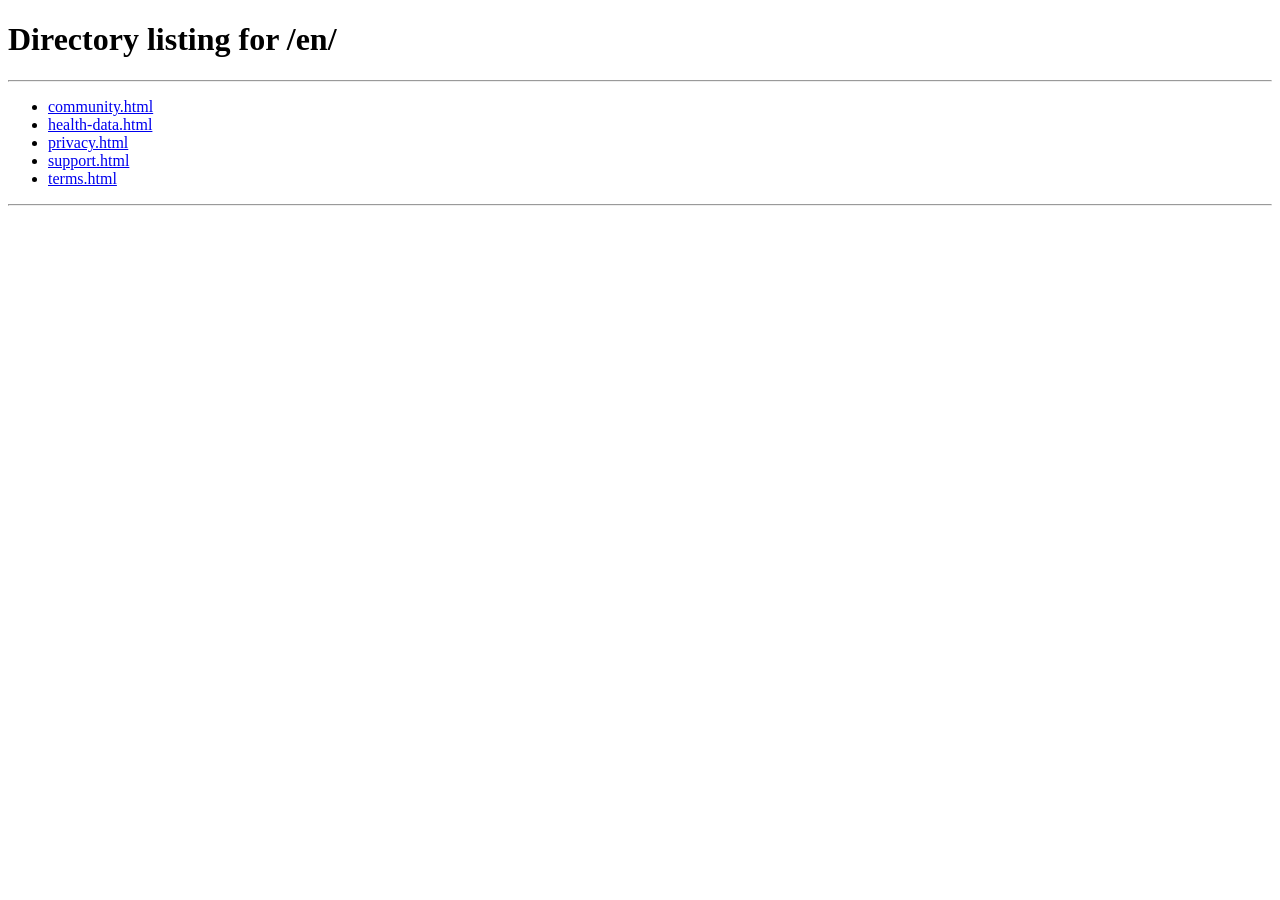
<file: index.html>
<!doctype html>
<html lang="en">
<head>
  <meta charset="utf-8">
  <meta name="viewport" content="width=device-width, initial-scale=1">
  <meta name="robots" content="noindex, follow">
  <title>SIGUE — Choose your language</title>
  <link rel="icon" href="/assets/sigue-icon.png" type="image/png">
  <link rel="alternate" hreflang="es" href="https://holasigue.com/es">
  <link rel="alternate" hreflang="en" href="https://holasigue.com/en">
  <link rel="alternate" hreflang="x-default" href="https://holasigue.com/">
  <script>
    const browserLanguage = (navigator.languages?.[0] || navigator.language || '').toLowerCase();
    try {
      const saved = localStorage.getItem('sigue-language');
      const language = saved === 'es' || saved === 'en' ? saved : browserLanguage.startsWith('es') ? 'es' : 'en';
      location.replace('/' + language + location.search + location.hash);
    } catch {
      location.replace(browserLanguage.startsWith('es') ? '/es' : '/en');
    }
  </script>
  <link rel="stylesheet" href="/css/styles.css">
</head>
<body>
  <main class="language-gateway shell">
    <img src="/assets/sigue-icon.png" alt="" width="90" height="90">
    <h1>SIGUE</h1>
    <p>Choose your language / Elige tu idioma</p>
    <nav aria-label="Language / Idioma"><a href="/es" lang="es">Español</a><a href="/en" lang="en">English</a></nav>
  </main>
</body>
</html>
</file>
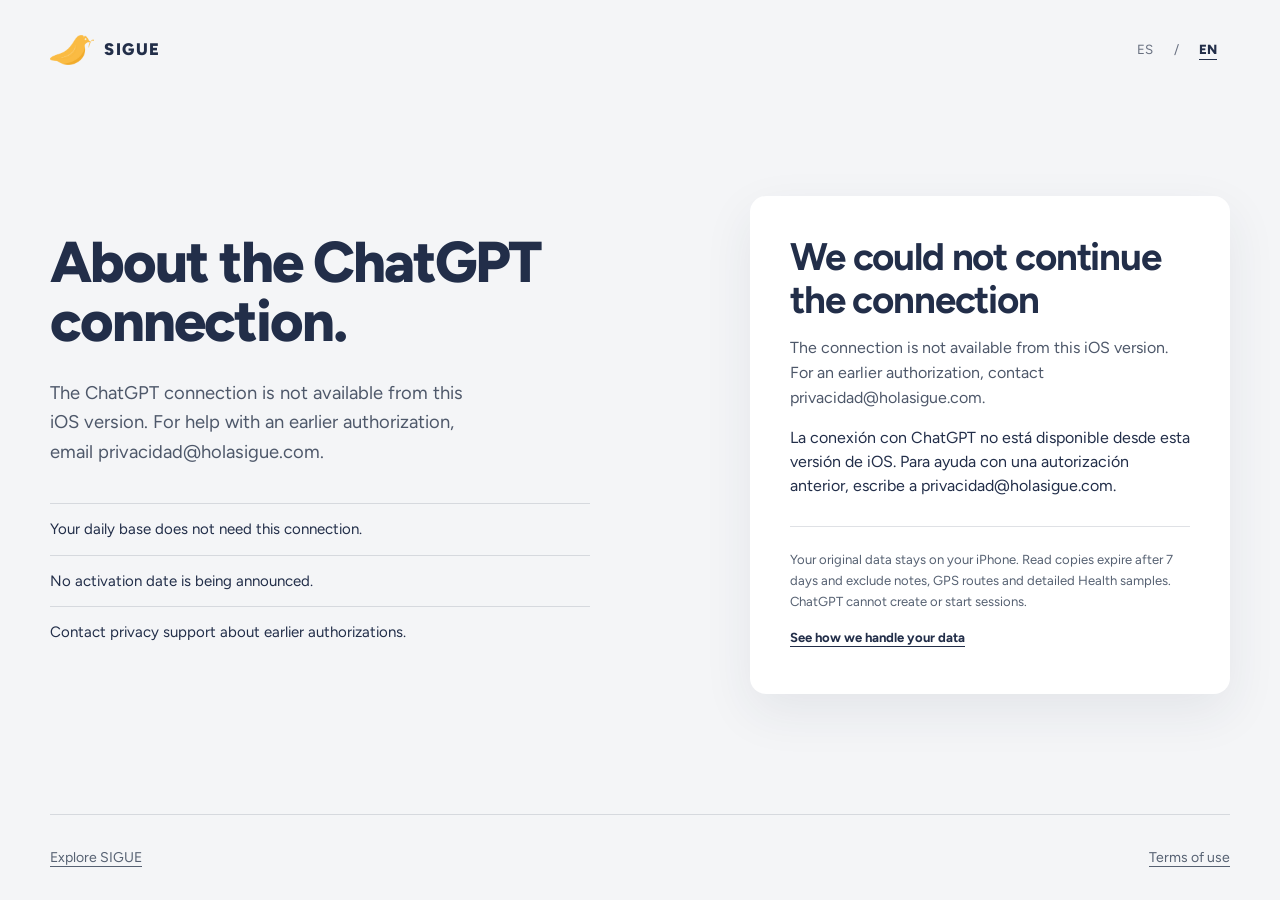
<file: connect/index.html>
<!doctype html>
<html lang="es">
<head>
  <meta charset="utf-8">
  <meta name="viewport" content="width=device-width, initial-scale=1">
  <meta name="robots" content="noindex, nofollow">
  <meta name="referrer" content="no-referrer">
  <meta name="theme-color" content="#FCC54E">
  <title>Conectar con SIGUE</title>
  <link rel="icon" href="/assets/sigue-icon.png" type="image/png">
  <link rel="preconnect" href="https://fonts.googleapis.com">
  <link rel="preconnect" href="https://fonts.gstatic.com" crossorigin>
  <link href="https://fonts.googleapis.com/css2?family=Figtree:wght@400;500;600;700;800&amp;display=swap" rel="stylesheet">
  <link rel="stylesheet" href="/css/styles.css">
  <link rel="stylesheet" href="/connect/connect.css">
  <script src="/connect/connect.js" defer></script>
</head>
<body class="connect-page">
  <a class="skip-link" id="skip-link" href="#title">Saltar al contenido</a>
  <header class="connect-header shell">
    <a class="brand" href="/es" id="brand" aria-label="SIGUE, inicio"><img src="/assets/sigue-icon.png" alt="" width="48" height="48"><span>SIGUE</span></a>
    <div class="language" role="group" aria-label="Language / Idioma">
      <button type="button" data-language="es">ES</button><span aria-hidden="true">/</span><button type="button" data-language="en">EN</button>
    </div>
  </header>
  <main class="connect-shell shell">
    <div class="connect-intro">
      <p class="connect-statement" id="intro-title">Sobre la conexión con ChatGPT.</p>
      <p class="connect-summary" id="intro-description">La conexión con ChatGPT no está disponible desde esta versión de iOS. Si necesitas ayuda con una autorización anterior, escribe a privacidad@holasigue.com.</p>
      <ul class="connect-principles">
        <li id="principle-permissions">Tu base diaria no necesita esta conexión.</li>
        <li id="principle-control">No se anuncia una fecha de activación.</li>
        <li id="principle-revoke">Privacidad puede ayudarte con autorizaciones anteriores.</li>
      </ul>
    </div>
    <section class="connect-card" aria-labelledby="title">
      <h1 id="title">Autorización de SIGUE</h1>
      <p class="lead" id="description" role="status">Comprobando la solicitud de autorización.</p>
      <p class="message" id="message" role="alert" hidden></p>

      <p>La conexión con ChatGPT no está disponible desde esta versión de iOS. Para ayuda con una autorización anterior, escribe a <a href="mailto:privacidad@holasigue.com">privacidad@holasigue.com</a>.</p>
      <div id="login" hidden>
        <div class="social" id="social" hidden>
          <button id="apple-button" type="button" disabled hidden>Continuar con Apple</button>
          <div id="google-button" hidden></div>
        </div>
        <p class="divider" id="email-divider" hidden>O entra con tu correo de SIGUE</p>
        <form id="email-form" method="post">
          <input type="hidden" name="csrf" class="csrf">
          <label for="email" id="email-label">Correo electrónico</label>
          <input id="email" name="email" type="email" autocomplete="username" required maxlength="254">
          <label for="password" id="password-label">Contraseña</label>
          <input id="password" name="password" type="password" autocomplete="current-password" required aria-describedby="login-help">
          <button class="primary" id="email-button" type="submit">Entrar en SIGUE</button>
        </form>
        <button class="text-button" id="forgot-link" type="button">¿Olvidaste tu contraseña?</button>
        <p class="login-help" id="login-help">Usa el mismo método con el que entras en tu cuenta SIGUE. Después podrás revisar los permisos antes de autorizar.</p>
        <form id="google-form" method="post" hidden><input type="hidden" name="csrf" class="csrf"><input type="hidden" name="credential"></form>
        <form id="apple-form" method="post" hidden><input type="hidden" name="csrf" class="csrf"><input type="hidden" name="state"><input type="hidden" name="identityToken"></form>
      </div>

      <div id="forgot" hidden>
        <form id="forgot-form" method="post">
          <input type="hidden" name="csrf" class="csrf">
          <label for="forgot-email" id="forgot-email-label">Correo electrónico</label>
          <input id="forgot-email" name="email" type="email" autocomplete="email" required maxlength="254">
          <button class="primary" id="forgot-button" type="submit">Enviar código</button>
        </form>
        <button class="text-button back-to-login" type="button">Volver a entrar</button>
      </div>

      <div id="reset" hidden>
        <form id="reset-form" method="post">
          <input type="hidden" name="csrf" class="csrf">
          <label for="reset-email" id="reset-email-label">Correo electrónico</label>
          <input id="reset-email" name="email" type="email" autocomplete="email" required maxlength="254">
          <label for="code" id="code-label">Código de 6 cifras</label>
          <input id="code" name="code" inputmode="numeric" autocomplete="one-time-code" pattern="[0-9]{6}" maxlength="6" required>
          <label for="new-password" id="new-password-label">Nueva contraseña (12 caracteres como mínimo)</label>
          <input id="new-password" name="newPassword" type="password" autocomplete="new-password" minlength="12" maxlength="128" required>
          <button class="primary" id="reset-button" type="submit">Cambiar contraseña</button>
        </form>
        <button class="text-button back-to-login" type="button">Volver a entrar</button>
      </div>

      <div id="consent" hidden>
        <p class="account" id="account"></p>
        <h2 id="permissions-title">Permisos solicitados</h2>
        <ul class="permissions" id="permissions"></ul>
        <p class="consent-help" id="consent-help">Puedes cancelar esta solicitud. Para ayuda con una autorización anterior, escribe a privacidad@holasigue.com.</p>
        <form id="consent-form" method="post">
          <input type="hidden" name="csrf" class="csrf">
          <button class="primary" type="submit" name="decision" value="allow" id="allow-button">Autorizar conexión</button>
          <button class="secondary" type="submit" name="decision" value="deny" id="deny-button">Cancelar</button>
        </form>
      </div>
      <p class="foot" id="privacy-note">Tus datos originales permanecen en el iPhone.</p>
      <a class="privacy-link" id="privacy-link" href="/privacidad">Consulta cómo tratamos tus datos</a>
    </section>
  </main>
  <footer class="connect-footer shell">
    <a class="home-link" id="home-link" href="/es">Conoce SIGUE</a>
    <a id="terms-link" href="/terminos">Términos de uso</a>
  </footer>
</body>
</html>
</file>
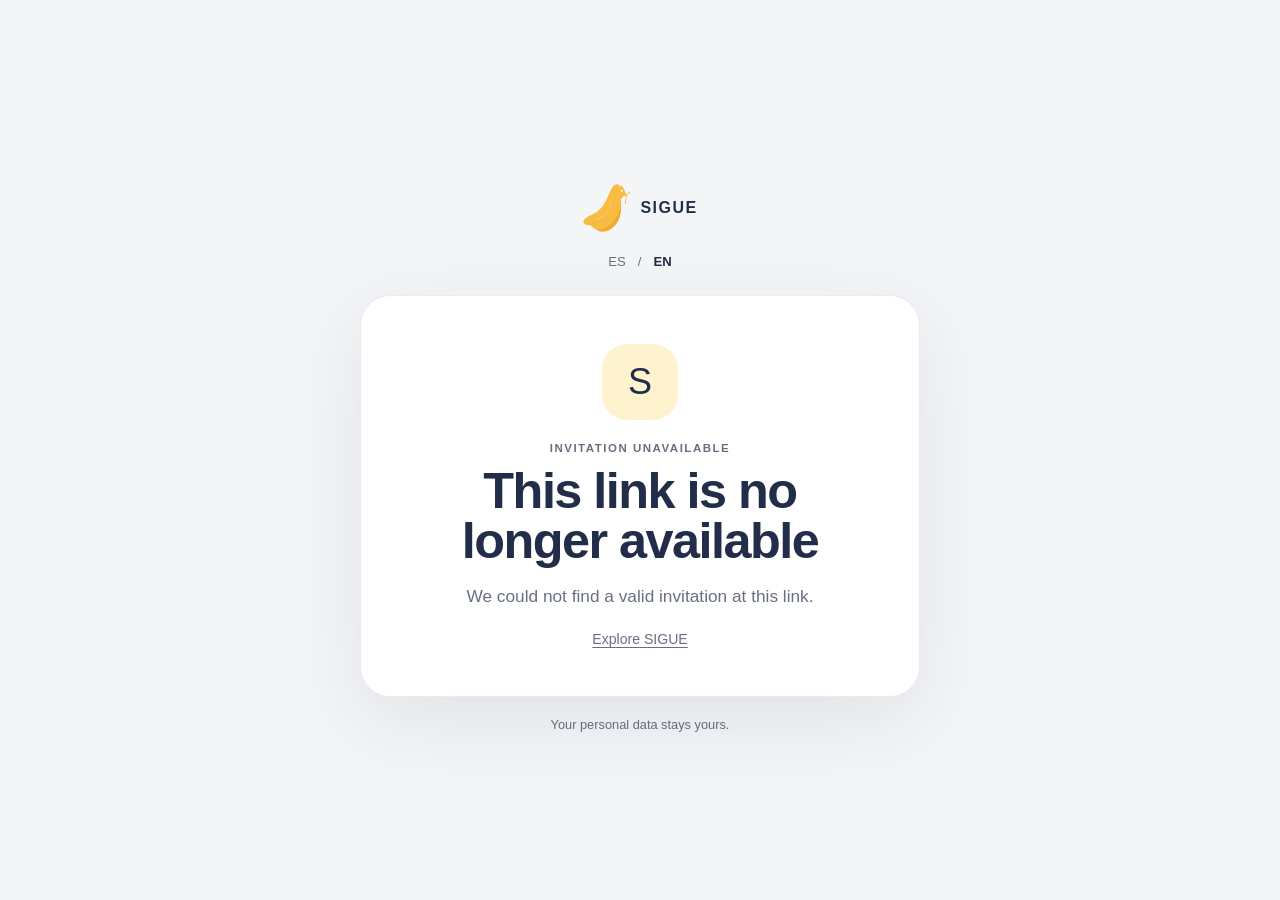
<file: join/index.html>
<!doctype html>
<html lang="es">
<head>
  <meta charset="utf-8">
  <meta name="viewport" content="width=device-width, initial-scale=1">
  <meta name="robots" content="noindex, nofollow">
  <meta name="referrer" content="no-referrer">
  <meta name="theme-color" content="#FCC54E">
  <title>Invitación a SIGUE</title>
  <link rel="icon" href="/assets/sigue-icon.png" type="image/png">
  <link rel="stylesheet" href="/join/join.css">
  <script src="/join/join.js" defer></script>
</head>
<body>
  <main class="invite-shell">
    <a class="brand" href="/" aria-label="SIGUE, inicio">
      <img src="/assets/sigue-icon.png" alt="" width="48" height="48">
      <span>SIGUE</span>
    </a>
    <div class="invite-language" role="group" aria-label="Language / Idioma">
      <button type="button" data-invite-language="es">ES</button><span aria-hidden="true">/</span><button type="button" data-invite-language="en">EN</button>
    </div>

    <section class="invite-card" aria-labelledby="invite-title" aria-live="polite">
      <div class="group-mark" id="group-icon" aria-hidden="true">S</div>
      <p class="eyebrow" id="invite-eyebrow">JUNTOS, A TU RITMO</p>
      <h1 id="invite-title">Estamos buscando tu invitación</h1>
      <p class="lead" id="invite-description">Un momento, por favor.</p>

      <div class="challenge" id="challenge" hidden>
        <strong id="challenge-name"></strong>
        <span id="challenge-summary"></span>
      </div>

      <p class="member-count" id="member-count" hidden></p>
      <a class="button" id="download-link" href="https://apps.apple.com/ar/app/sigue-h%C3%A1bitos-y-bienestar/id6803143413">
        Descargar SIGUE en App Store <span aria-hidden="true">↗</span>
      </a>
      <p class="return-hint" id="return-hint" hidden>
        Después de instalar SIGUE, vuelve a este enlace para abrir la invitación en la app.
      </p>
      <a class="home-link" id="home-link" href="/">Conoce SIGUE</a>
    </section>
    <p class="footer-note" id="footer-note">Tus datos personales siguen siendo tuyos.</p>
  </main>
</body>
</html>
</file>
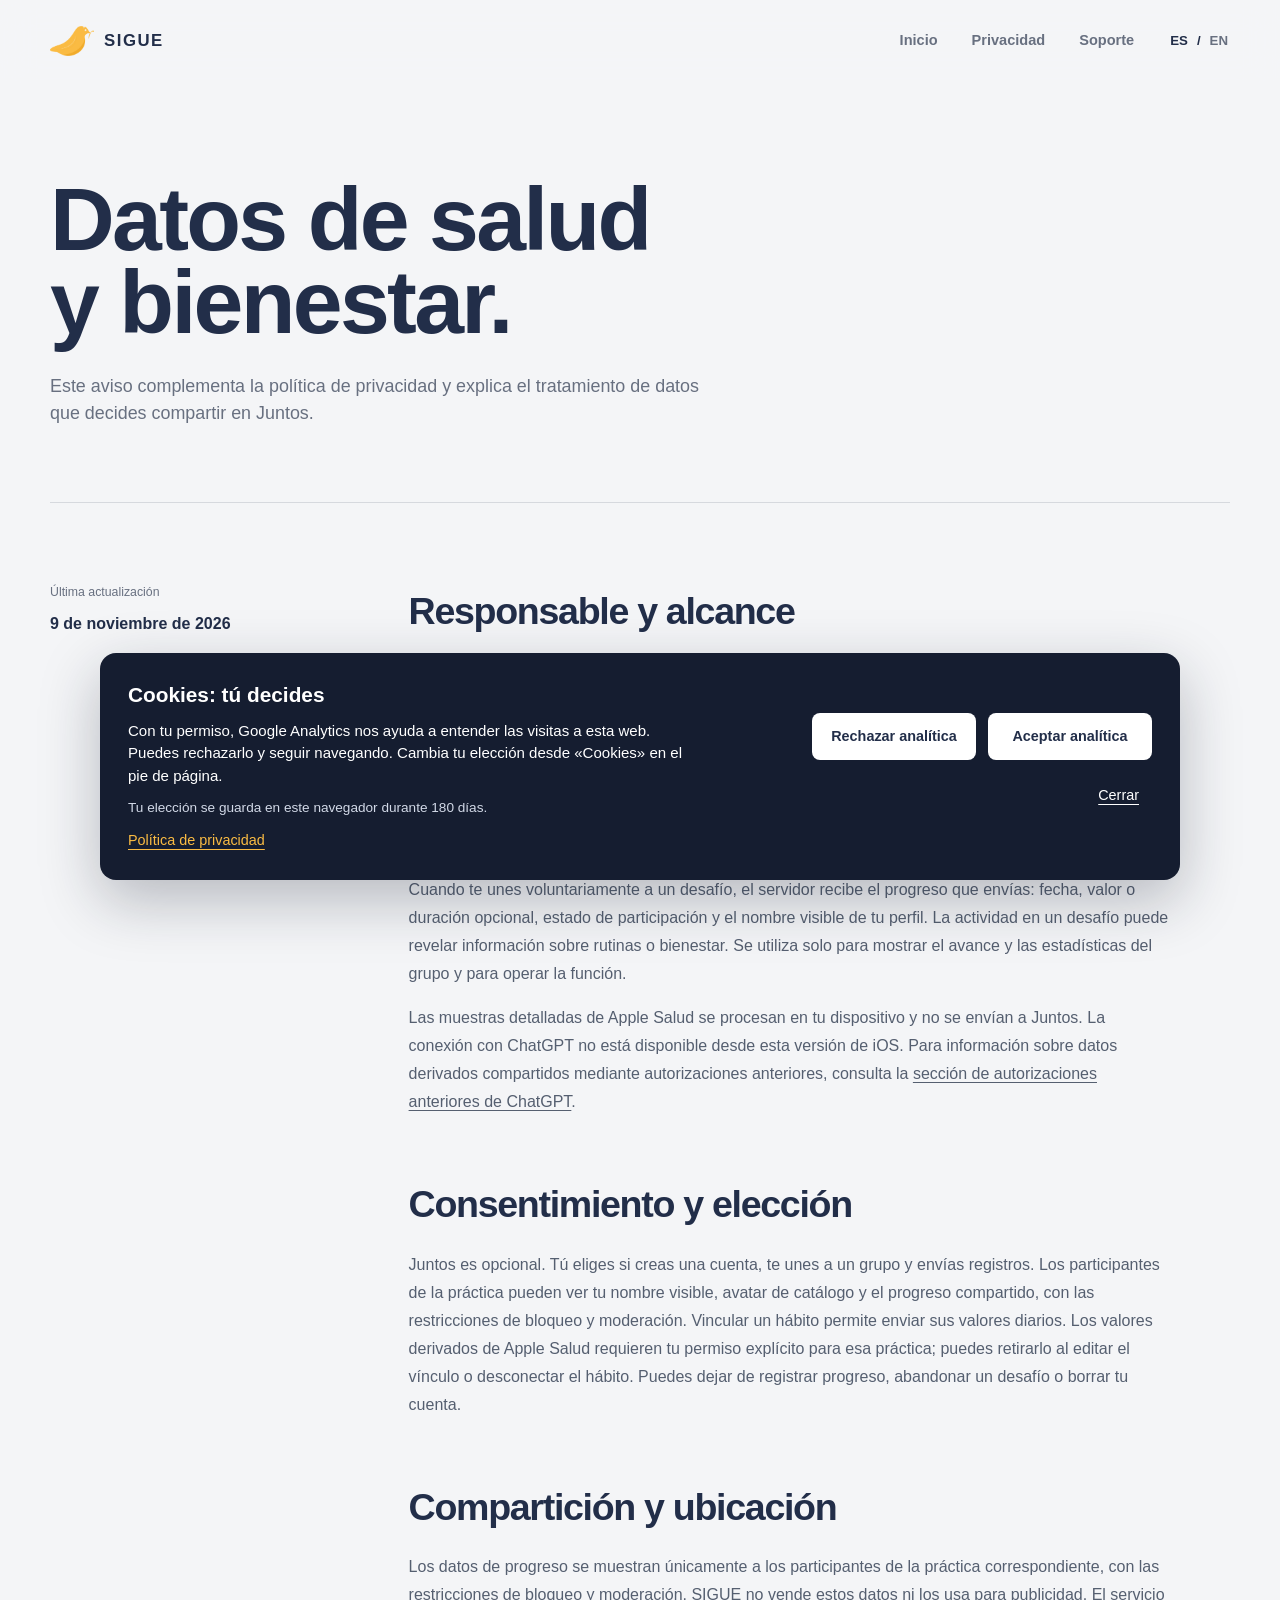
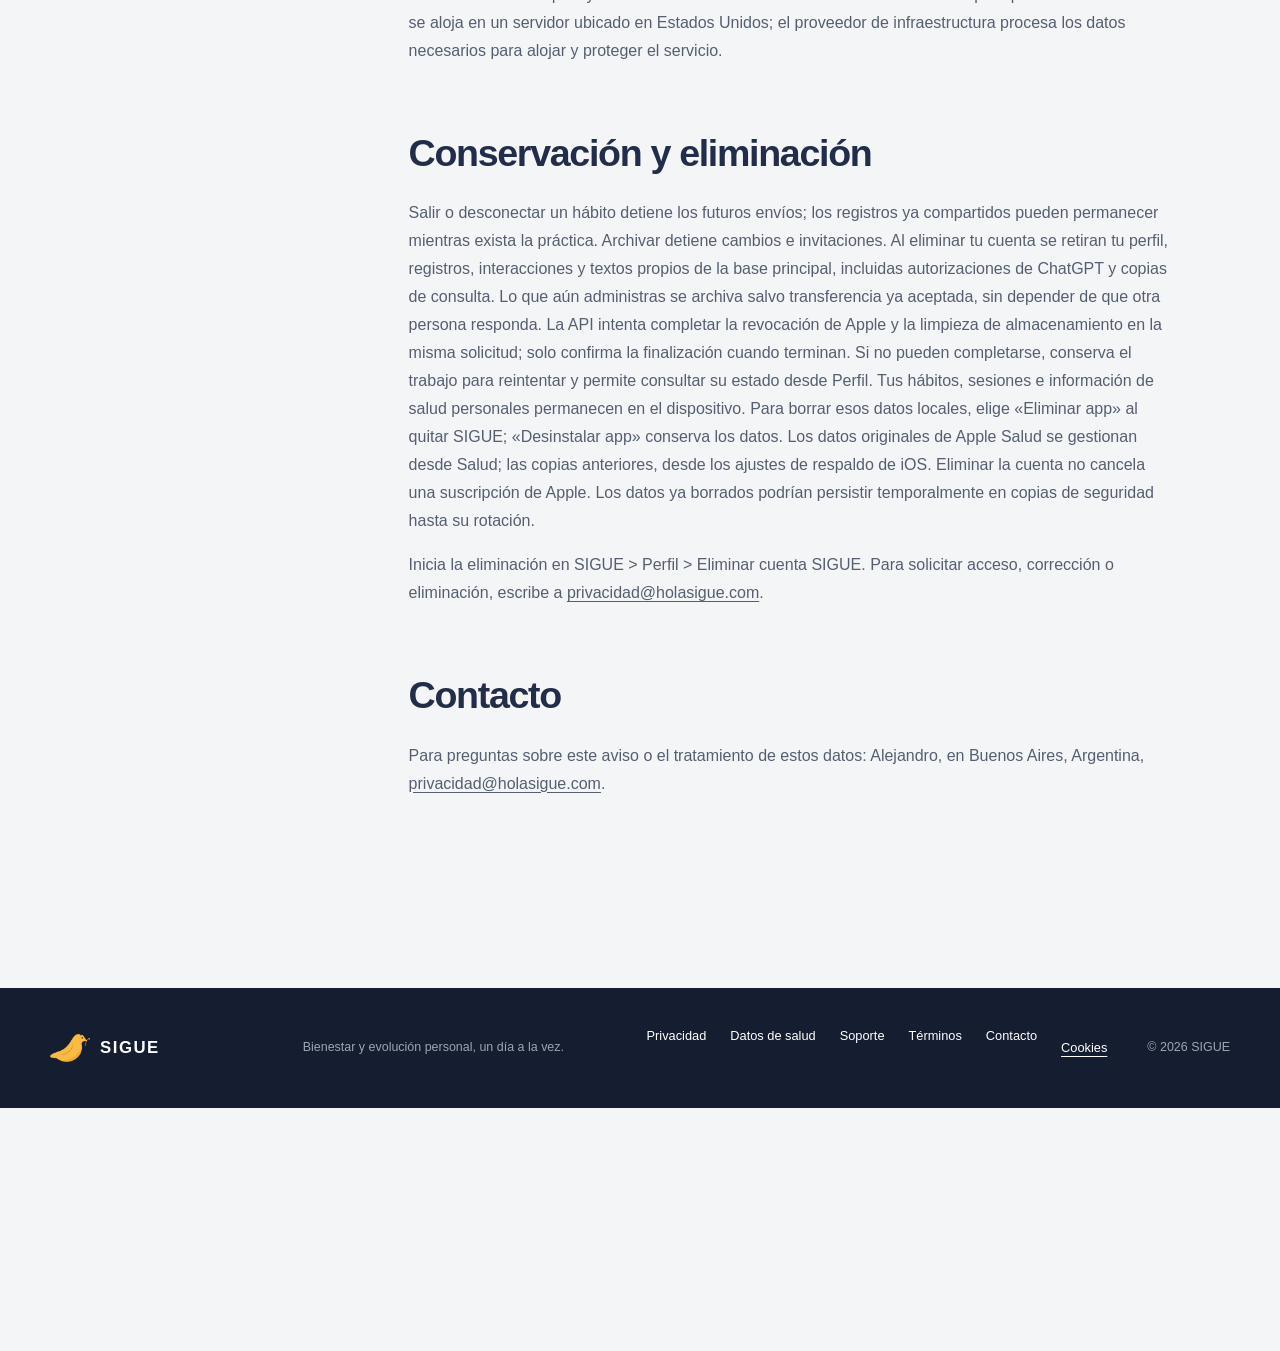
<file: datos-de-salud.html>
<!doctype html>
<html lang="es">
<head>
  <meta charset="utf-8">
  <meta name="viewport" content="width=device-width, initial-scale=1">
  <title>Privacidad de datos de salud — SIGUE</title>
  <meta name="description" content="Cómo SIGUE trata los datos de salud y bienestar que decides compartir en Juntos.">
  <meta name="theme-color" content="#FCC54E">
  <link rel="canonical" href="https://holasigue.com/datos-de-salud">
  <link rel="alternate" hreflang="es" href="https://holasigue.com/datos-de-salud">
  <link rel="alternate" hreflang="en" href="https://holasigue.com/en/health-data">
  <link rel="icon" href="assets/sigue-icon.png" type="image/png">
  <link rel="stylesheet" href="css/styles.css">
  <link rel="stylesheet" href="/css/cookie-consent.css">
</head>
<body data-language="es">
  <a class="skip-link" href="#contenido">Saltar al contenido</a>
  <header class="site-header" data-header>
    <div class="shell header-inner">
      <a class="brand" href="/es" aria-label="SIGUE, inicio"><img src="assets/sigue-icon.png" alt="" width="44" height="44"><span>SIGUE</span></a>
      <span class="mobile-language-switch language-switch" role="group" aria-label="Idioma"><a href="/datos-de-salud" lang="es" aria-current="page" data-language-link="es">ES</a><span aria-hidden="true">/</span><a href="/en/health-data" lang="en" data-language-link="en">EN</a></span>
      <button class="menu-button" type="button" aria-expanded="false" aria-controls="site-navigation" data-menu-button>
        <span></span><span></span><span class="sr-only">Abrir navegación</span>
      </button>
      <nav class="site-nav" id="site-navigation" aria-label="Navegación principal" data-navigation>
        <a href="/es">Inicio</a><a href="/privacidad">Privacidad</a><a href="/soporte">Soporte</a>
        <span class="language-switch" role="group" aria-label="Idioma"><a href="/datos-de-salud" lang="es" aria-current="page" data-language-link="es">ES</a><span aria-hidden="true">/</span><a href="/en/health-data" lang="en" data-language-link="en">EN</a></span>
      </nav>
    </div>
  </header>
  <main id="contenido">
    <header class="page-hero shell">
      <h1>Datos de salud<br>y bienestar.</h1>
      <p>Este aviso complementa la <a href="/privacidad">política de privacidad</a> y explica el tratamiento de datos que decides compartir en Juntos.</p>
    </header>
    <div class="legal-layout shell">
      <aside class="legal-aside" aria-label="Información del documento">
        <p>Última actualización</p><strong>9 de noviembre de 2026</strong>
      </aside>
      <article class="legal-content">
        <section>
          <h2>Responsable y alcance</h2>
          <p>Alejandro, en Buenos Aires, Argentina, responsable de SIGUE, ofrece Juntos como una función opcional para personas adultas. Este aviso describe las categorías de datos de salud y bienestar que pueden tratarse cuando usas esa función. Tus registros personales se guardan en el dispositivo.</p>
        </section>
        <section>
          <h2>Qué datos y para qué</h2>
          <p>Cuando te unes voluntariamente a un desafío, el servidor recibe el progreso que envías: fecha, valor o duración opcional, estado de participación y el nombre visible de tu perfil. La actividad en un desafío puede revelar información sobre rutinas o bienestar. Se utiliza solo para mostrar el avance y las estadísticas del grupo y para operar la función.</p>
          <p>Las muestras detalladas de Apple Salud se procesan en tu dispositivo y no se envían a Juntos. La conexión con ChatGPT no está disponible desde esta versión de iOS. Para información sobre datos derivados compartidos mediante autorizaciones anteriores, consulta la <a href="/privacidad#chatgpt">sección de autorizaciones anteriores de ChatGPT</a>.</p>
        </section>
        <section>
          <h2>Consentimiento y elección</h2>
          <p>Juntos es opcional. Tú eliges si creas una cuenta, te unes a un grupo y envías registros. Los participantes de la práctica pueden ver tu nombre visible, avatar de catálogo y el progreso compartido, con las restricciones de bloqueo y moderación. Vincular un hábito permite enviar sus valores diarios. Los valores derivados de Apple Salud requieren tu permiso explícito para esa práctica; puedes retirarlo al editar el vínculo o desconectar el hábito. Puedes dejar de registrar progreso, abandonar un desafío o borrar tu cuenta.</p>
        </section>
        <section>
          <h2>Compartición y ubicación</h2>
          <p>Los datos de progreso se muestran únicamente a los participantes de la práctica correspondiente, con las restricciones de bloqueo y moderación. SIGUE no vende estos datos ni los usa para publicidad. El servicio se aloja en un servidor ubicado en Estados Unidos; el proveedor de infraestructura procesa los datos necesarios para alojar y proteger el servicio.</p>
        </section>
        <section>
          <h2>Conservación y eliminación</h2>
          <p>Salir o desconectar un hábito detiene los futuros envíos; los registros ya compartidos pueden permanecer mientras exista la práctica. Archivar detiene cambios e invitaciones. Al eliminar tu cuenta se retiran tu perfil, registros, interacciones y textos propios de la base principal, incluidas autorizaciones de ChatGPT y copias de consulta. Lo que aún administras se archiva salvo transferencia ya aceptada, sin depender de que otra persona responda. La API intenta completar la revocación de Apple y la limpieza de almacenamiento en la misma solicitud; solo confirma la finalización cuando terminan. Si no pueden completarse, conserva el trabajo para reintentar y permite consultar su estado desde Perfil. Tus hábitos, sesiones e información de salud personales permanecen en el dispositivo. Para borrar esos datos locales, elige «Eliminar app» al quitar SIGUE; «Desinstalar app» conserva los datos. Los datos originales de Apple Salud se gestionan desde Salud; las copias anteriores, desde los ajustes de respaldo de iOS. Eliminar la cuenta no cancela una suscripción de Apple. Los datos ya borrados podrían persistir temporalmente en copias de seguridad hasta su rotación.</p>
          <p>Inicia la eliminación en SIGUE &gt; Perfil &gt; Eliminar cuenta SIGUE. Para solicitar acceso, corrección o eliminación, escribe a <a href="mailto:privacidad@holasigue.com">privacidad@holasigue.com</a>.</p>
        </section>
        <section>
          <h2>Contacto</h2>
          <p>Para preguntas sobre este aviso o el tratamiento de estos datos: Alejandro, en Buenos Aires, Argentina, <a href="mailto:privacidad@holasigue.com">privacidad@holasigue.com</a>.</p>
        </section>
      </article>
    </div>
  </main>
  <footer class="site-footer">
    <div class="shell footer-grid">
      <a class="brand footer-brand" href="/es"><img src="assets/sigue-icon.png" alt="" width="40" height="40"><span>SIGUE</span></a>
      <p>Bienestar y evolución personal, un día a la vez.</p>
      <nav aria-label="Enlaces legales"><a href="/privacidad">Privacidad</a><a href="/datos-de-salud">Datos de salud</a><a href="/soporte">Soporte</a><a href="/terminos">Términos</a><a href="mailto:hola@holasigue.com">Contacto</a><button type="button" class="cookie-settings" data-cookie-settings>Cookies</button></nav>
      <small>© <span data-year>2026</span> SIGUE</small>
    </div>
  </footer>
  <script src="js/main.js" defer></script><script src="/js/language.js" defer></script>
  <script src="/js/cookie-consent.js" defer></script>
</body>
</html>
</file>
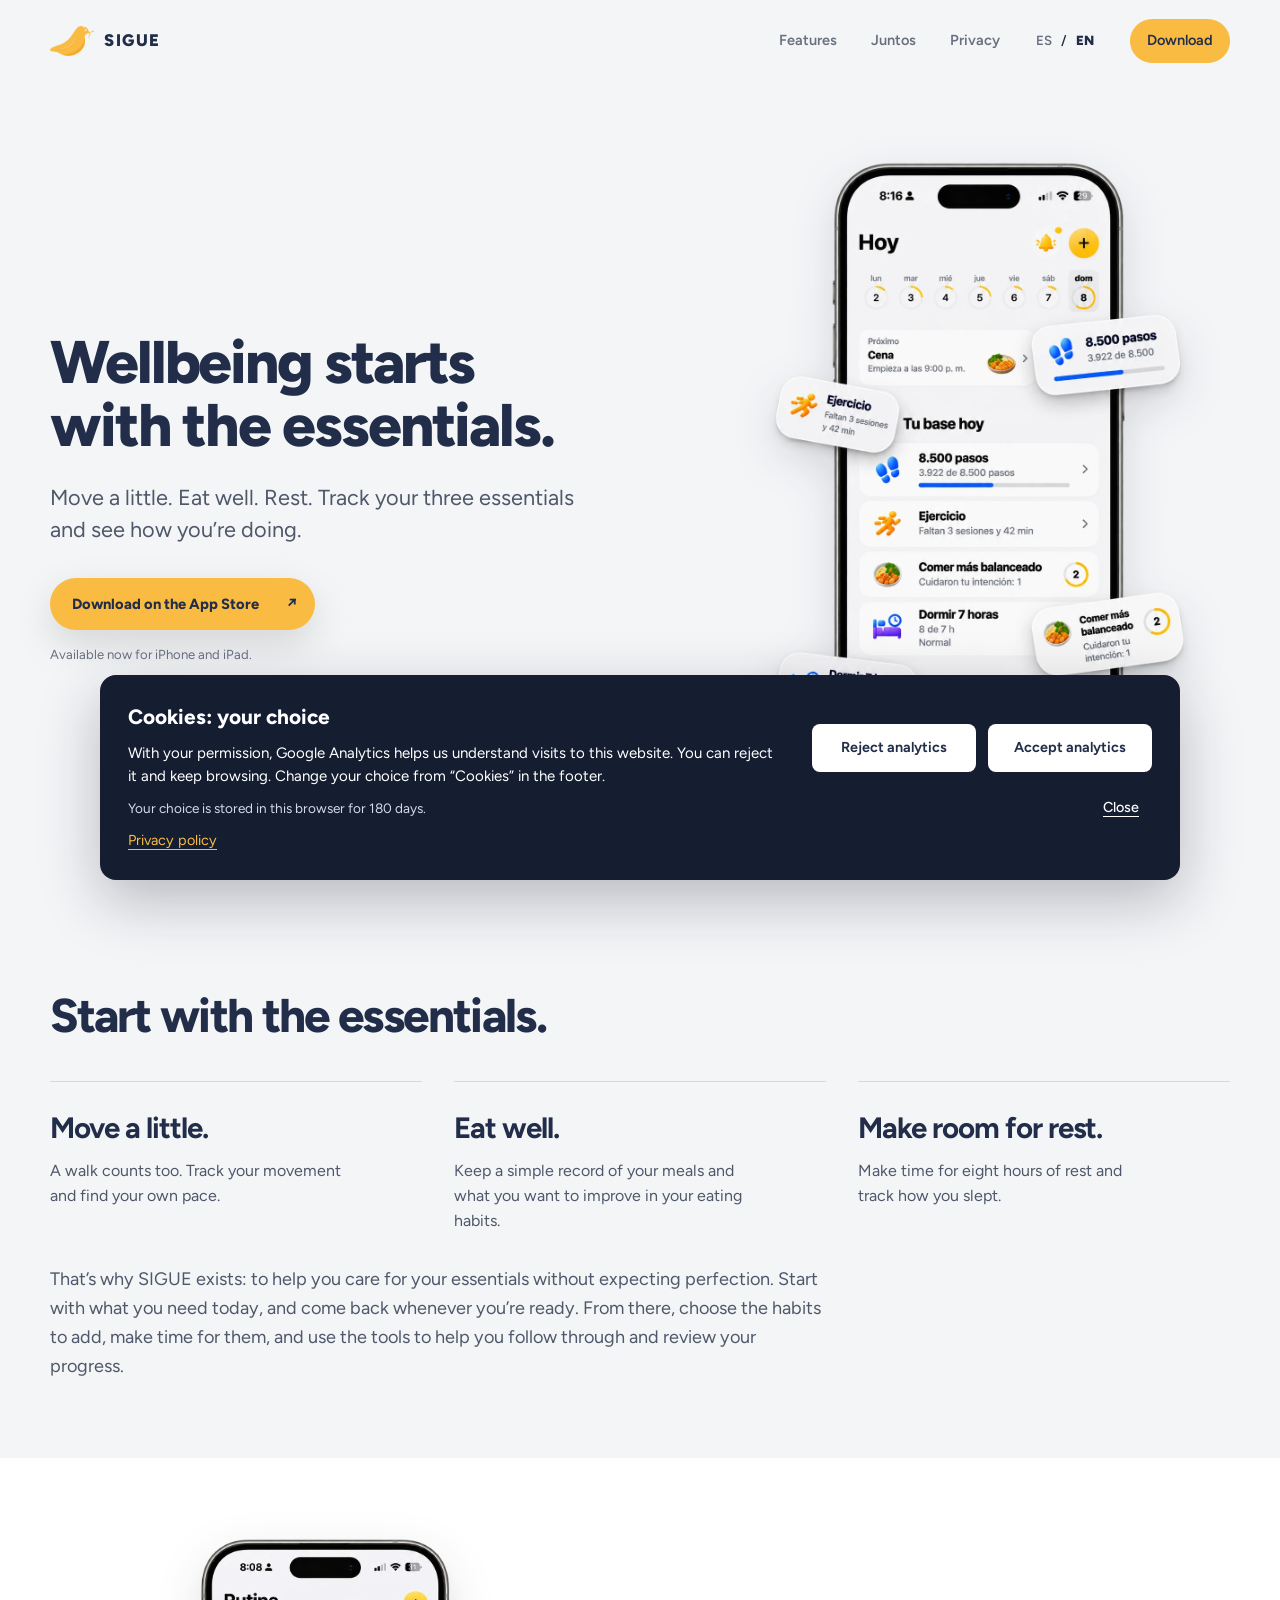
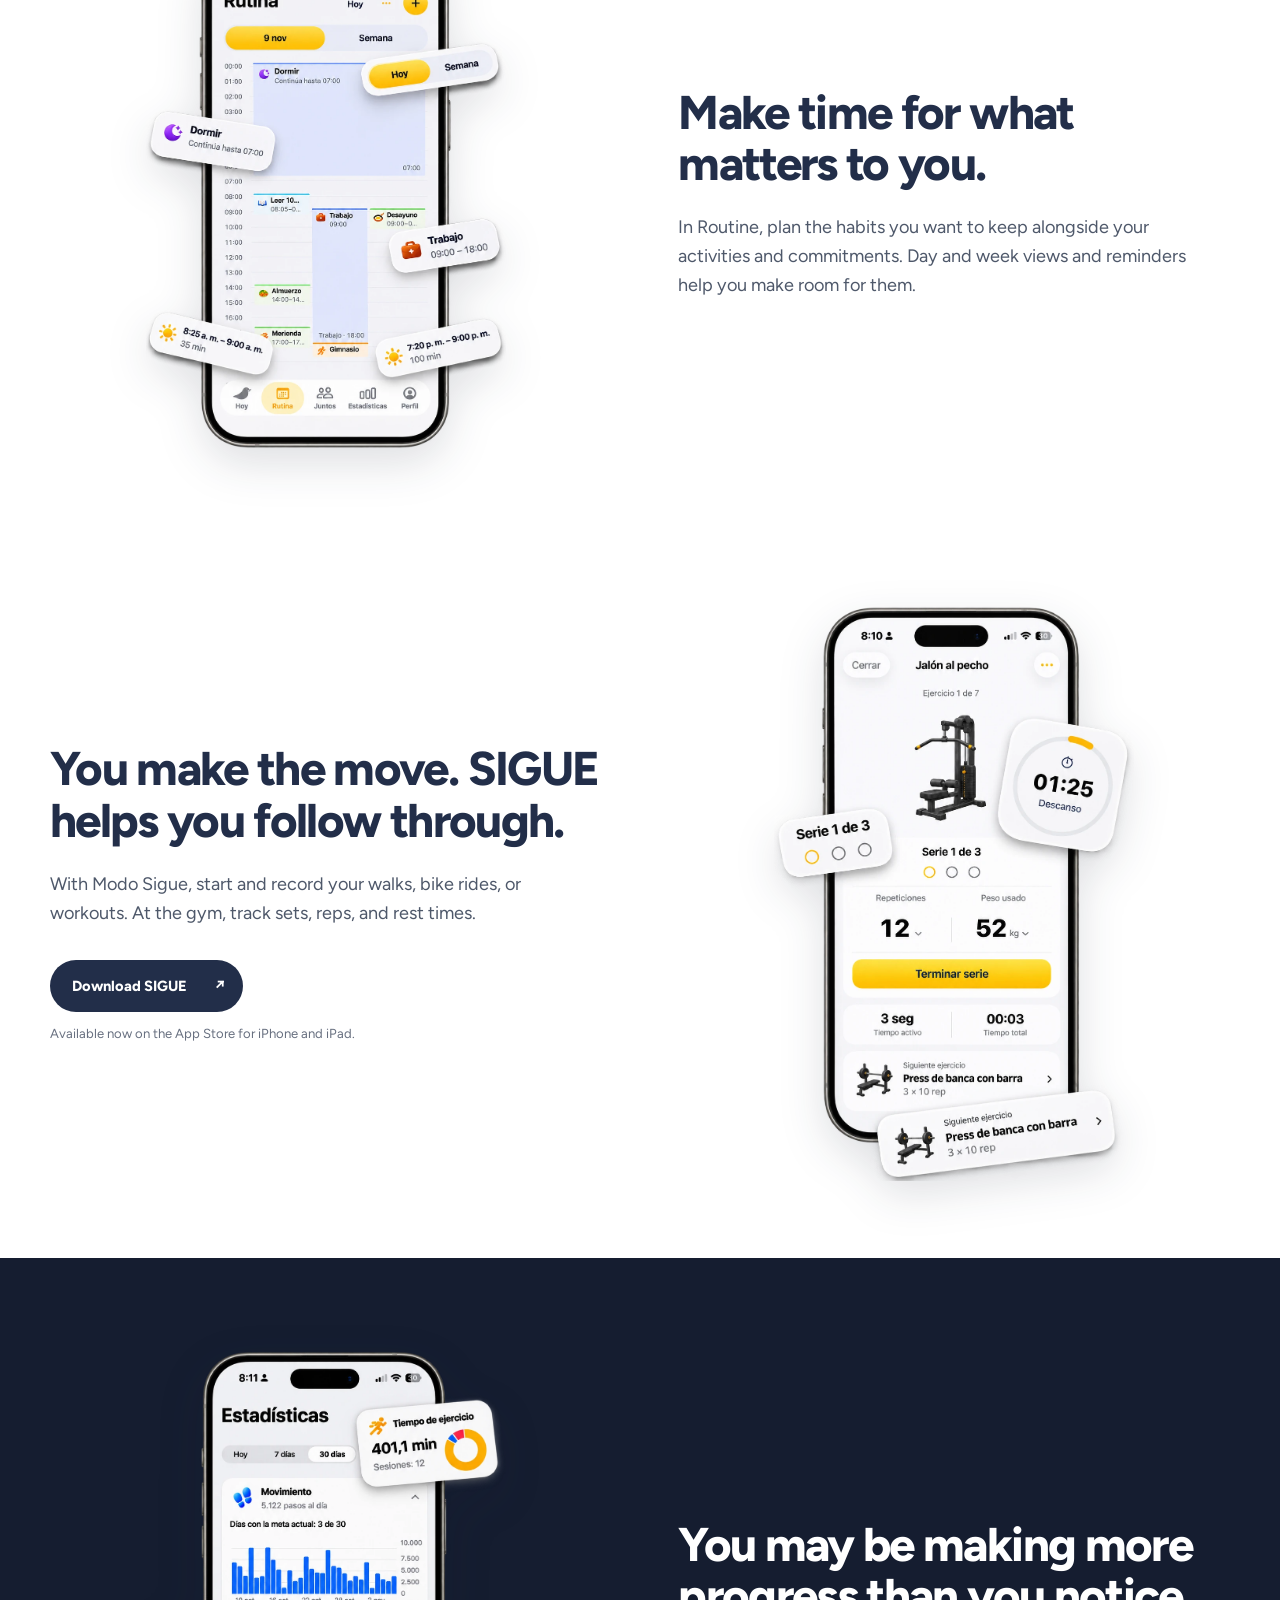
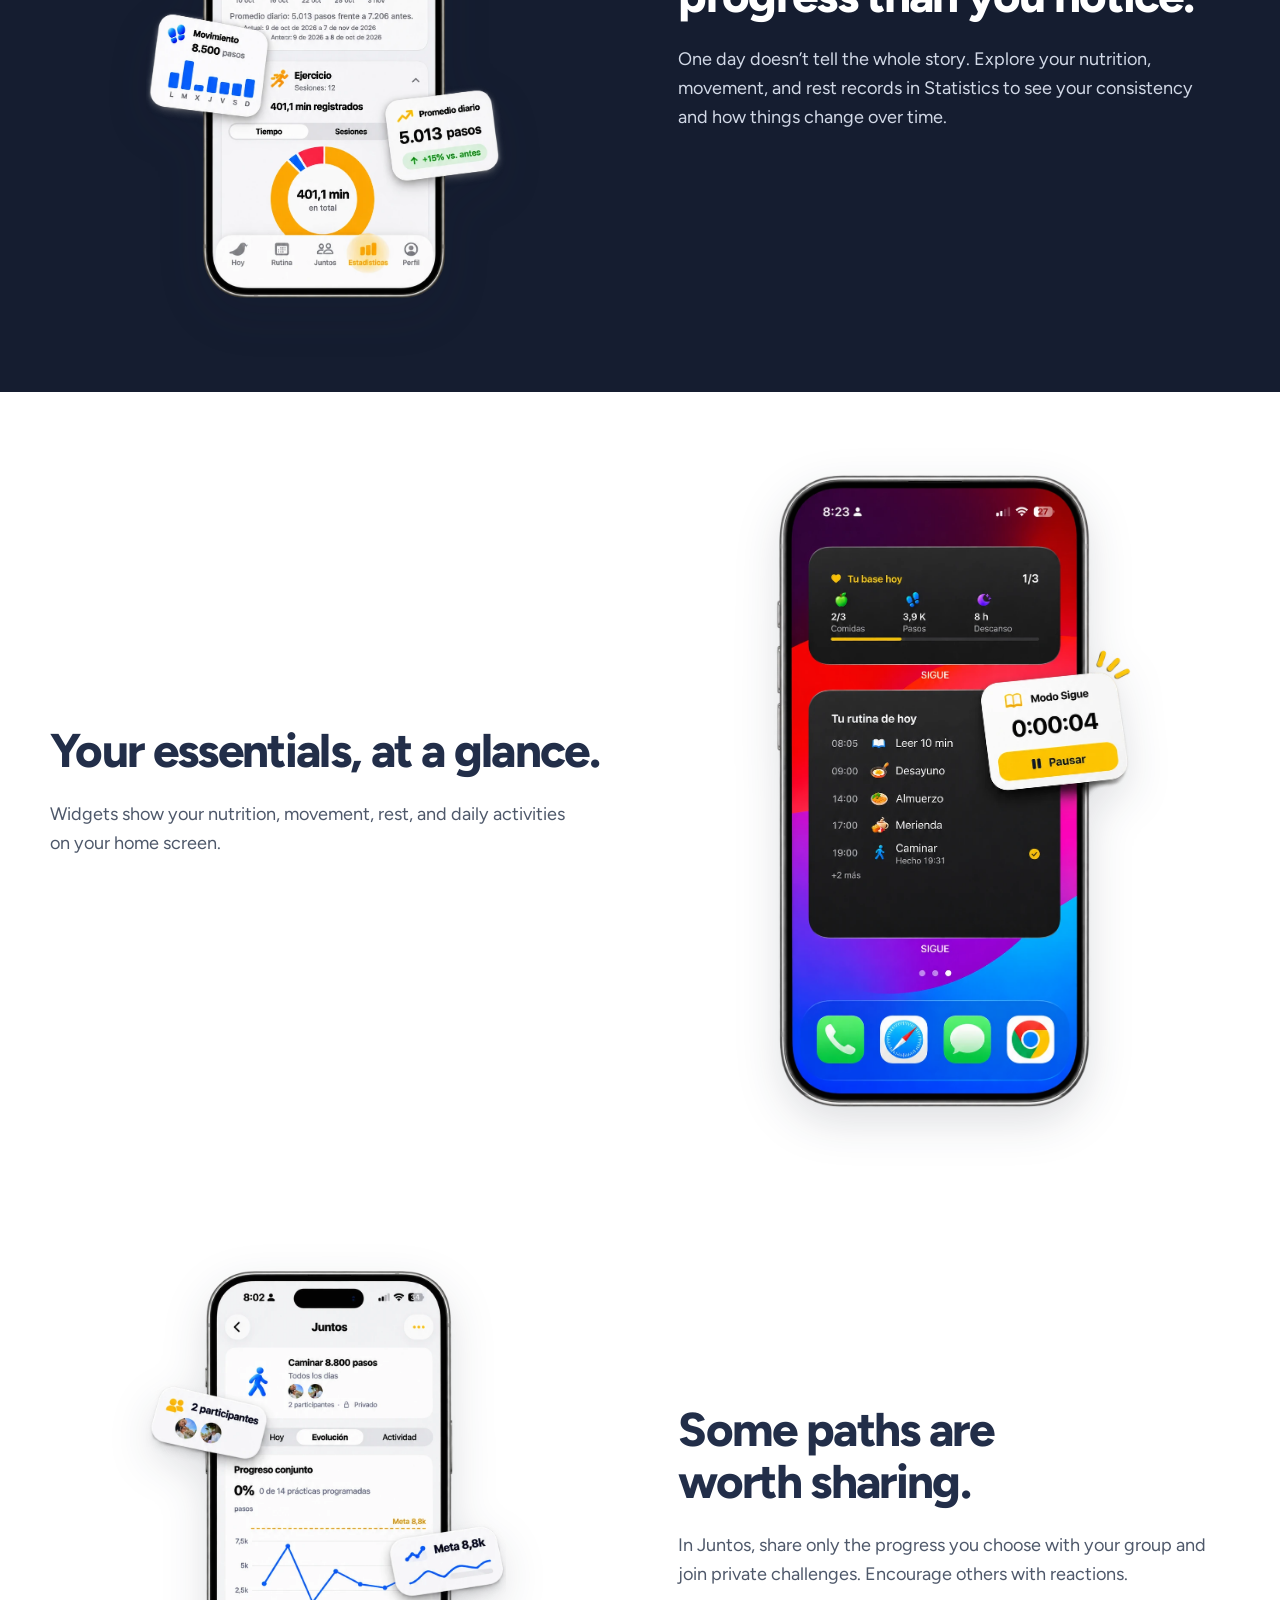
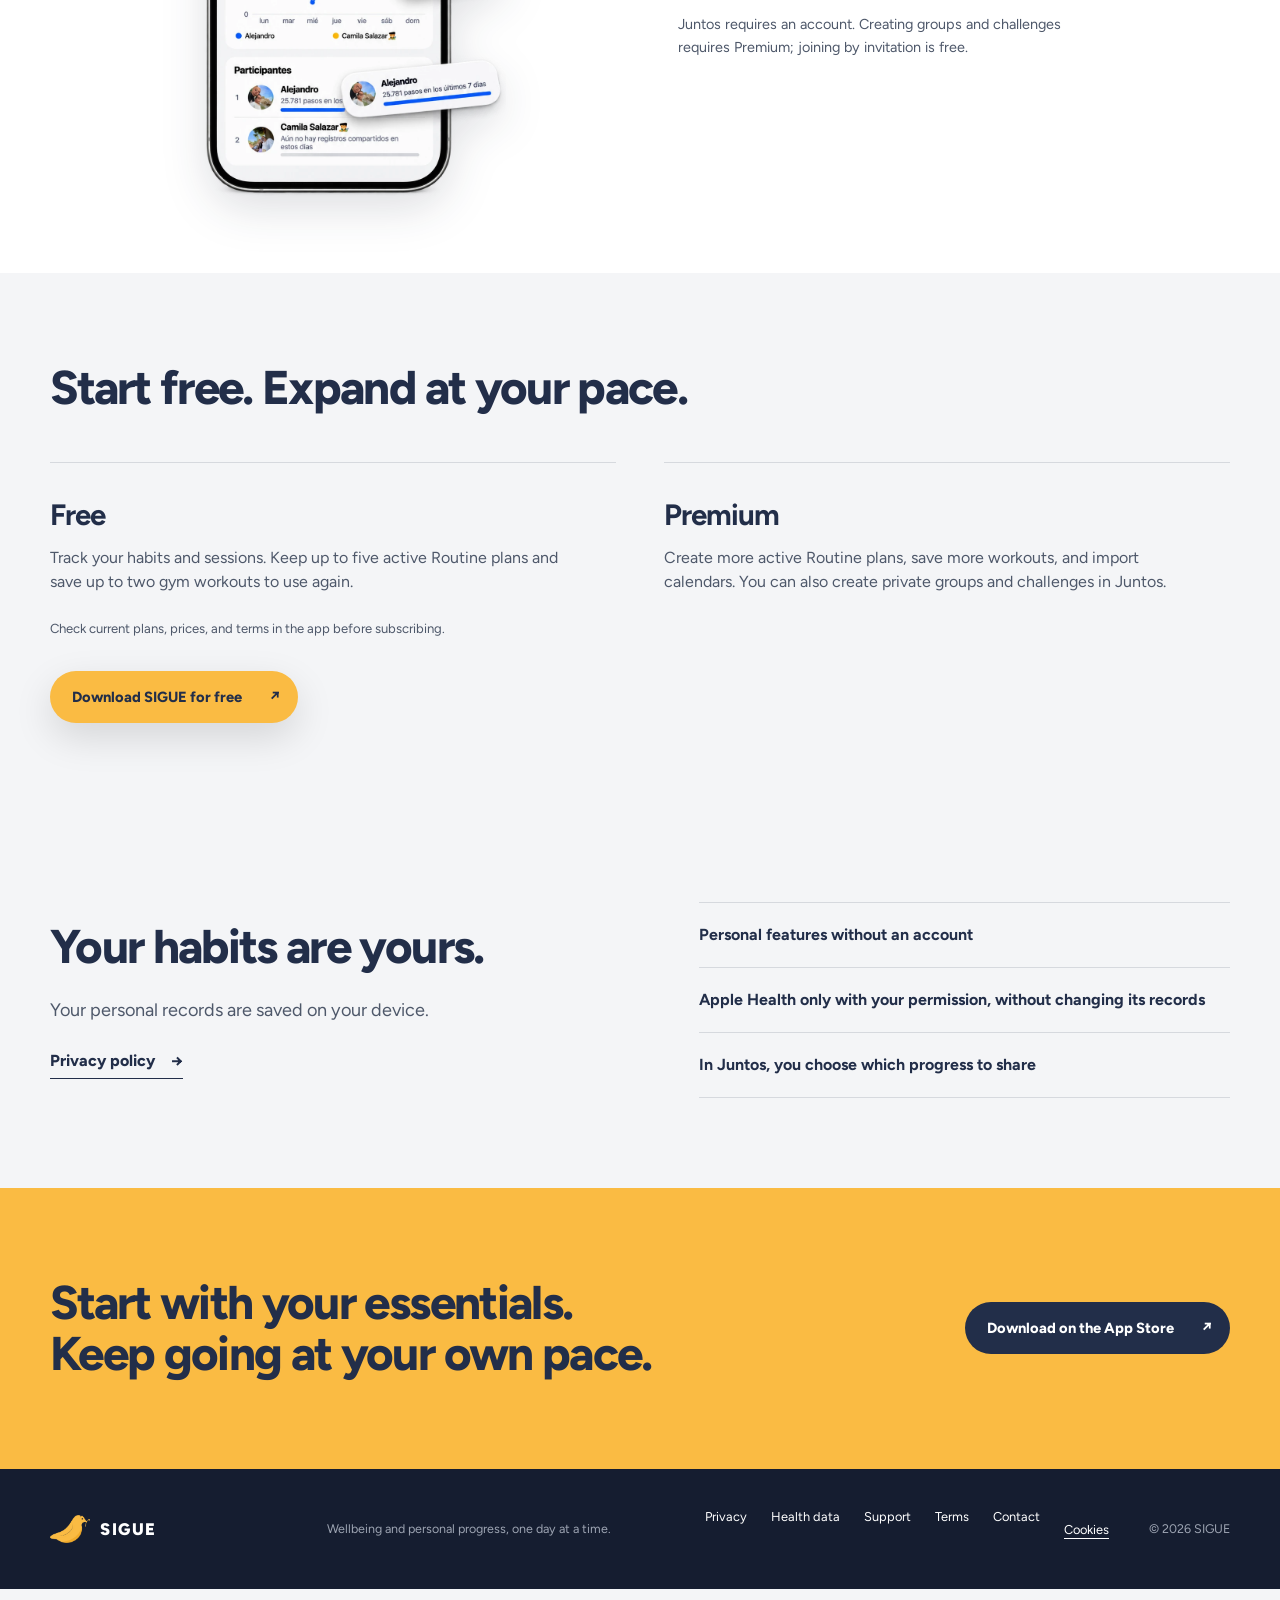
<file: en.html>
<!doctype html>
<html lang="en">
<head>
  <meta charset="utf-8">
  <meta name="viewport" content="width=device-width, initial-scale=1">
  <title>SIGUE — Wellbeing starts with the essentials.</title>
  <meta name="description" content="Movement, nutrition, and rest: three foundations for looking after yourself. Track your essentials, build your habits, and go at your own pace with SIGUE.">
  <meta name="theme-color" content="#FCC54E">
  <link rel="canonical" href="https://holasigue.com/en">
  <link rel="alternate" hreflang="es" href="https://holasigue.com/es">
  <link rel="alternate" hreflang="en" href="https://holasigue.com/en">
  <link rel="alternate" hreflang="x-default" href="https://holasigue.com/">
  <link rel="icon" href="/assets/sigue-icon.png" type="image/png">
  <link rel="apple-touch-icon" href="/assets/sigue-icon.png">
  <link rel="manifest" href="/site.webmanifest">
  <link rel="preconnect" href="https://fonts.googleapis.com">
  <link rel="preconnect" href="https://fonts.gstatic.com" crossorigin>
  <link href="https://fonts.googleapis.com/css2?family=Figtree:wght@400;500;600;700;800&amp;display=swap" rel="stylesheet">
  <link rel="stylesheet" href="/css/styles.css?v=b8eecff9e6">
  <meta property="og:type" content="website">
  <meta property="og:locale" content="en_US">
  <meta property="og:site_name" content="SIGUE">
  <meta property="og:title" content="SIGUE — Wellbeing starts with the essentials.">
  <meta property="og:description" content="Move a little. Eat well. Rest. SIGUE helps you care for the essentials and notice your progress, one day at a time.">
  <meta property="og:url" content="https://holasigue.com/en">
  <meta property="og:image" content="https://holasigue.com/assets/sigue-social.png">
  <meta name="twitter:card" content="summary_large_image">
  <script type="application/ld+json">
  {
    "@context": "https://schema.org",
    "@graph": [
      {"@type":"WebSite","@id":"https://holasigue.com/#website","url":"https://holasigue.com/en","name":"SIGUE","inLanguage":"en"},
      {"@type":"Organization","@id":"https://holasigue.com/#organization","name":"SIGUE","url":"https://holasigue.com/en","logo":"https://holasigue.com/assets/sigue-icon.png","email":"hola@holasigue.com"},
      {"@type":"SoftwareApplication","name":"SIGUE","applicationCategory":"HealthApplication","operatingSystem":"iOS","url":"https://holasigue.com/en","inLanguage":"en","description":"A wellbeing app to build habits, track progress, and share challenges by choice."}
    ]
  }
  </script>
  <link rel="stylesheet" href="/css/cookie-consent.css">
</head>
<body class="home-page" data-language="en">
  <a class="skip-link" href="#contenido">Skip to content</a>
  <header class="site-header" data-header><div class="shell header-inner">
    <a class="brand" href="/en" aria-label="SIGUE, home"><img src="/assets/sigue-icon.png" alt="" width="44" height="44"><span>SIGUE</span></a>
    <span class="mobile-language-switch language-switch" role="group" aria-label="Language"><a href="/es" lang="es" data-language-link="es">ES</a><span aria-hidden="true">/</span><a href="/en" lang="en" aria-current="page" data-language-link="en">EN</a></span>
    <button class="menu-button" type="button" aria-expanded="false" aria-controls="site-navigation" data-menu-button><span></span><span></span><span class="sr-only">Open navigation</span></button>
    <nav class="site-nav" id="site-navigation" aria-label="Main navigation" data-navigation><a href="#rutina">Features</a><a href="#juntos">Juntos</a><a href="#privacidad">Privacy</a><span class="language-switch" role="group" aria-label="Language"><a href="/es" lang="es" data-language-link="es">ES</a><span aria-hidden="true">/</span><a href="/en" lang="en" aria-current="page" data-language-link="en">EN</a></span><a class="nav-cta" href="https://apps.apple.com/ar/app/sigue-h%C3%A1bitos-y-bienestar/id6803143413">Download</a></nav>
  </div></header>
  <main id="contenido">
    <section class="home-hero shell" aria-labelledby="hero-title">
      <div class="home-hero-copy">
        <h1 id="hero-title">Wellbeing starts with the essentials.</h1>
        <p>Move a little. Eat well. Rest. Track your three essentials and see how you’re doing.</p>
        <a class="button button-primary" href="https://apps.apple.com/ar/app/sigue-h%C3%A1bitos-y-bienestar/id6803143413">Download on the App Store <span aria-hidden="true">↗</span></a>
        <span class="availability-note">Available now for iPhone and iPad.</span>
      </div>
      <figure class="app-preview app-preview-hero"><picture style="aspect-ratio: 936 / 1428"><source srcset="/assets/app-previews/overview-mockup.webp?v=301eff552e" type="image/webp"><img src="/assets/app-previews/overview-mockup.png?v=9d759f7eb8" alt="Today mockup showing nutrition, movement, exercise, and rest records." width="936" height="1428" fetchpriority="high" decoding="async"></picture><figcaption>Illustrative SIGUE preview. Screens shown in Spanish.</figcaption></figure>
    </section>

    <section class="home-foundation three-ideas shell" id="esenciales" aria-labelledby="foundation-title">
      <h2 id="foundation-title">Start with the essentials.</h2>
      <div class="idea-grid">
        <article><h3>Move a little.</h3><p>A walk counts too. Track your movement and find your own pace.</p></article>
        <article><h3>Eat well.</h3><p>Keep a simple record of your meals and what you want to improve in your eating habits.</p></article>
        <article><h3>Make room for rest.</h3><p>Make time for eight hours of rest and track how you slept.</p></article>
      </div>
      <p>That’s why SIGUE exists: to help you care for your essentials without expecting perfection. Start with what you need today, and come back whenever you’re ready. From there, choose the habits to add, make time for them, and use the tools to help you follow through and review your progress.</p>
    </section>

    <section class="together-section feature-reverse" id="rutina" aria-labelledby="routine-title"><div class="shell together-grid"><div><h2 id="routine-title">Make time for what matters to you.</h2><p>In Routine, plan the habits you want to keep alongside your activities and commitments. Day and week views and reminders help you make room for them.</p></div><figure class="app-preview"><picture style="aspect-ratio: 923 / 1327"><source srcset="/assets/app-previews/routine-mockup.webp?v=ab2a210530" type="image/webp"><img src="/assets/app-previews/routine-mockup.png?v=63b59ef0b2" alt="Routine mockup showing activities and commitments in a daily calendar." width="923" height="1327" loading="lazy" decoding="async"></picture></figure></div></section>

    <section class="together-section" id="sesiones" aria-labelledby="sessions-title"><div class="shell together-grid"><div><h2 id="sessions-title">You make the move. SIGUE helps you follow through.</h2><p>With Modo Sigue, start and record your walks, bike rides, or workouts. At the gym, track sets, reps, and rest times.</p><div class="feature-download"><a class="button button-ink" href="https://apps.apple.com/ar/app/sigue-h%C3%A1bitos-y-bienestar/id6803143413">Download SIGUE <span aria-hidden="true">↗</span></a><span class="availability-note">Available now on the App Store for iPhone and iPad.</span></div></div><figure class="app-preview"><picture style="aspect-ratio: 913 / 1459"><source srcset="/assets/app-previews/gym-mockup.webp?v=8e513d1afb" type="image/webp"><img src="/assets/app-previews/gym-mockup.png?v=df2dddc6f6" alt="SIGUE gym promotional preview showing an exercise, sets, repetitions and a rest timer." width="913" height="1459" loading="lazy" decoding="async"></picture></figure></div></section>

    <section class="progress-section feature-reverse" id="progreso" aria-labelledby="progress-title"><div class="shell progress-grid"><div><h2 id="progress-title">You may be making more progress than you notice.</h2><p>One day doesn’t tell the whole story. Explore your nutrition, movement, and rest records in Statistics to see your consistency and how things change over time.</p></div><figure class="app-preview"><picture style="aspect-ratio: 929 / 1433"><source srcset="/assets/app-previews/statistics-mockup.webp?v=8f99bddd13" type="image/webp"><img src="/assets/app-previews/statistics-mockup.png?v=12471ffdab" alt="SIGUE Statistics promotional preview showing activity charts and recorded sessions." width="929" height="1433" loading="lazy" decoding="async"></picture></figure></div></section>

    <section class="together-section" id="widgets" aria-labelledby="widgets-title"><div class="shell together-grid"><div><h2 id="widgets-title">Your essentials, at a glance.</h2><p>Widgets show your nutrition, movement, rest, and daily activities on your home screen.</p></div><figure class="app-preview"><picture style="aspect-ratio: 841 / 1505"><source srcset="/assets/app-previews/widgets-mockup.webp?v=6056f291ec" type="image/webp"><img src="/assets/app-previews/widgets-mockup.png?v=2d8e158883" alt="SIGUE promotional preview showing daily activity and Routine widgets on an iPhone home screen." width="841" height="1505" loading="lazy" decoding="async"></picture></figure></div></section>

    <section class="together-section feature-reverse" id="juntos" aria-labelledby="together-title"><div class="shell together-grid"><div><h2 id="together-title">Some paths are worth sharing.</h2><p>In Juntos, share only the progress you choose with your group and join private challenges. Encourage others with reactions.</p><p class="feature-note">Juntos requires an account. Creating groups and challenges requires Premium; joining by invitation is free.</p></div><figure class="app-preview"><picture style="aspect-ratio: 924 / 1358"><source srcset="/assets/app-previews/together-mockup.webp?v=99061745dd" type="image/webp"><img src="/assets/app-previews/together-mockup.png?v=40981ef082" alt="SIGUE Juntos promotional preview showing a shared walking challenge and participant progress." width="924" height="1358" loading="lazy" decoding="async"></picture></figure></div></section>

    <section class="home-plans three-ideas shell" id="planes" aria-labelledby="plans-title">
      <h2 id="plans-title">Start free. Expand at your pace.</h2>
      <div class="idea-grid"><article><h3>Free</h3><p>Track your habits and sessions. Keep up to five active Routine plans and save up to two gym workouts to use again.</p></article><article><h3>Premium</h3><p>Create more active Routine plans, save more workouts, and import calendars. You can also create private groups and challenges in Juntos.</p></article></div>
      <p class="app-preview-note">Check current plans, prices, and terms in the app before subscribing.</p>
      <div class="feature-download"><a class="button button-primary" href="https://apps.apple.com/ar/app/sigue-h%C3%A1bitos-y-bienestar/id6803143413">Download SIGUE for free <span aria-hidden="true">↗</span></a></div>
    </section>

    <section class="home-privacy shell" id="privacidad" aria-labelledby="privacy-title"><div><h2 id="privacy-title">Your habits are yours.</h2><p>Your personal records are saved on your device.</p><a class="text-link" href="/en/privacy">Privacy policy <span aria-hidden="true">→</span></a></div><ul><li>Personal features without an account</li><li>Apple Health only with your permission, without changing its records</li><li>In Juntos, you choose which progress to share</li></ul></section>
    <section class="home-final"><div class="shell"><h2>Start with your essentials. Keep going at your own pace.</h2><a class="button button-ink" href="https://apps.apple.com/ar/app/sigue-h%C3%A1bitos-y-bienestar/id6803143413">Download on the App Store <span aria-hidden="true">↗</span></a></div></section>
  </main>
  <aside class="download-float" aria-label="Download SIGUE on the App Store" data-download-prompt hidden>
    <img src="/assets/sigue-negativo.png" alt="" width="48" height="33">
    <div><strong>SIGUE</strong><span>Start free</span></div>
    <a class="button button-ink" href="https://apps.apple.com/ar/app/sigue-h%C3%A1bitos-y-bienestar/id6803143413" aria-label="Download SIGUE on the App Store">Download</a>
  </aside>
  <footer class="site-footer"><div class="shell footer-grid"><a class="brand footer-brand" href="/en"><img src="/assets/sigue-icon.png" alt="" width="40" height="40"><span>SIGUE</span></a><p>Wellbeing and personal progress, one day at a time.</p><nav aria-label="Legal links"><a href="/en/privacy">Privacy</a><a href="/en/health-data">Health data</a><a href="/en/support">Support</a><a href="/en/terms">Terms</a><a href="mailto:hola@holasigue.com">Contact</a><button type="button" class="cookie-settings" data-cookie-settings>Cookies</button></nav><small>© <span data-year>2026</span> SIGUE</small></div></footer>
  <script src="/js/main.js" defer></script><script src="/js/language.js" defer></script>
  <script src="/js/cookie-consent.js" defer></script>
</body>
</html>
</file>
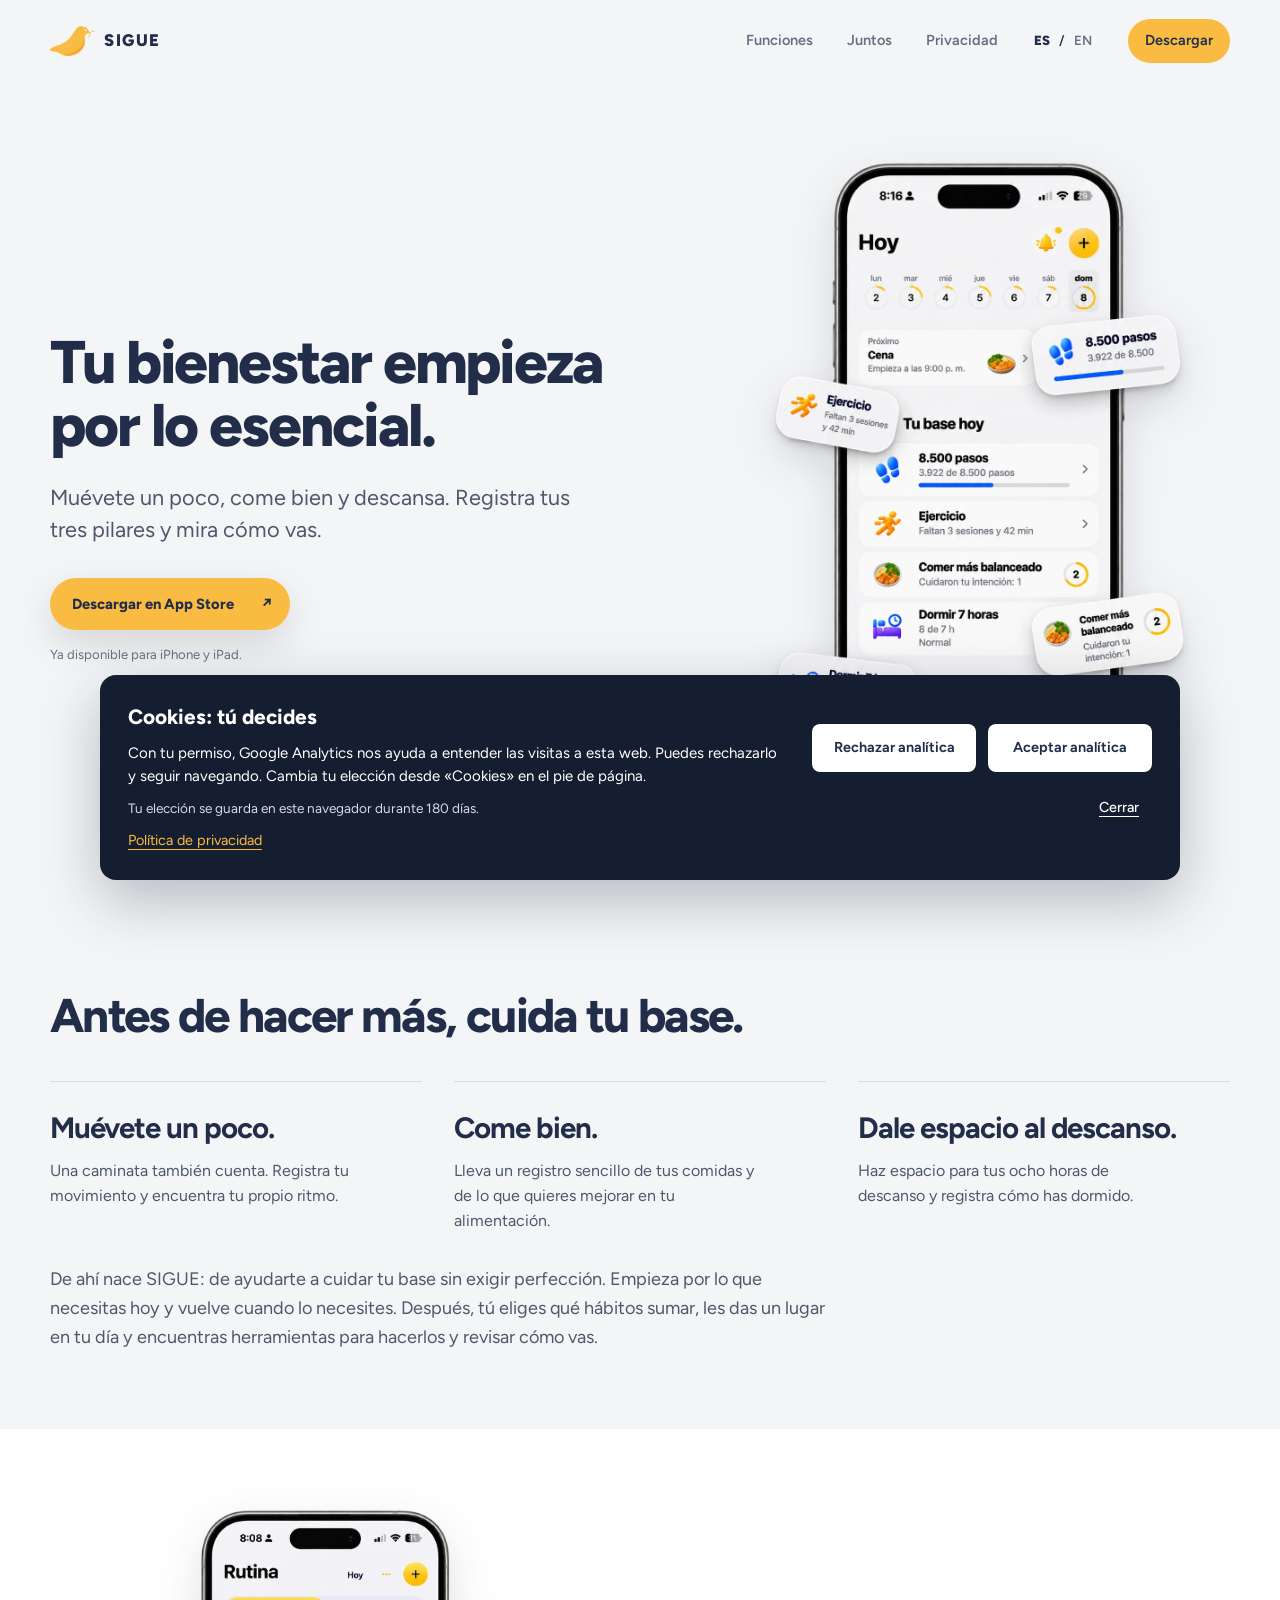
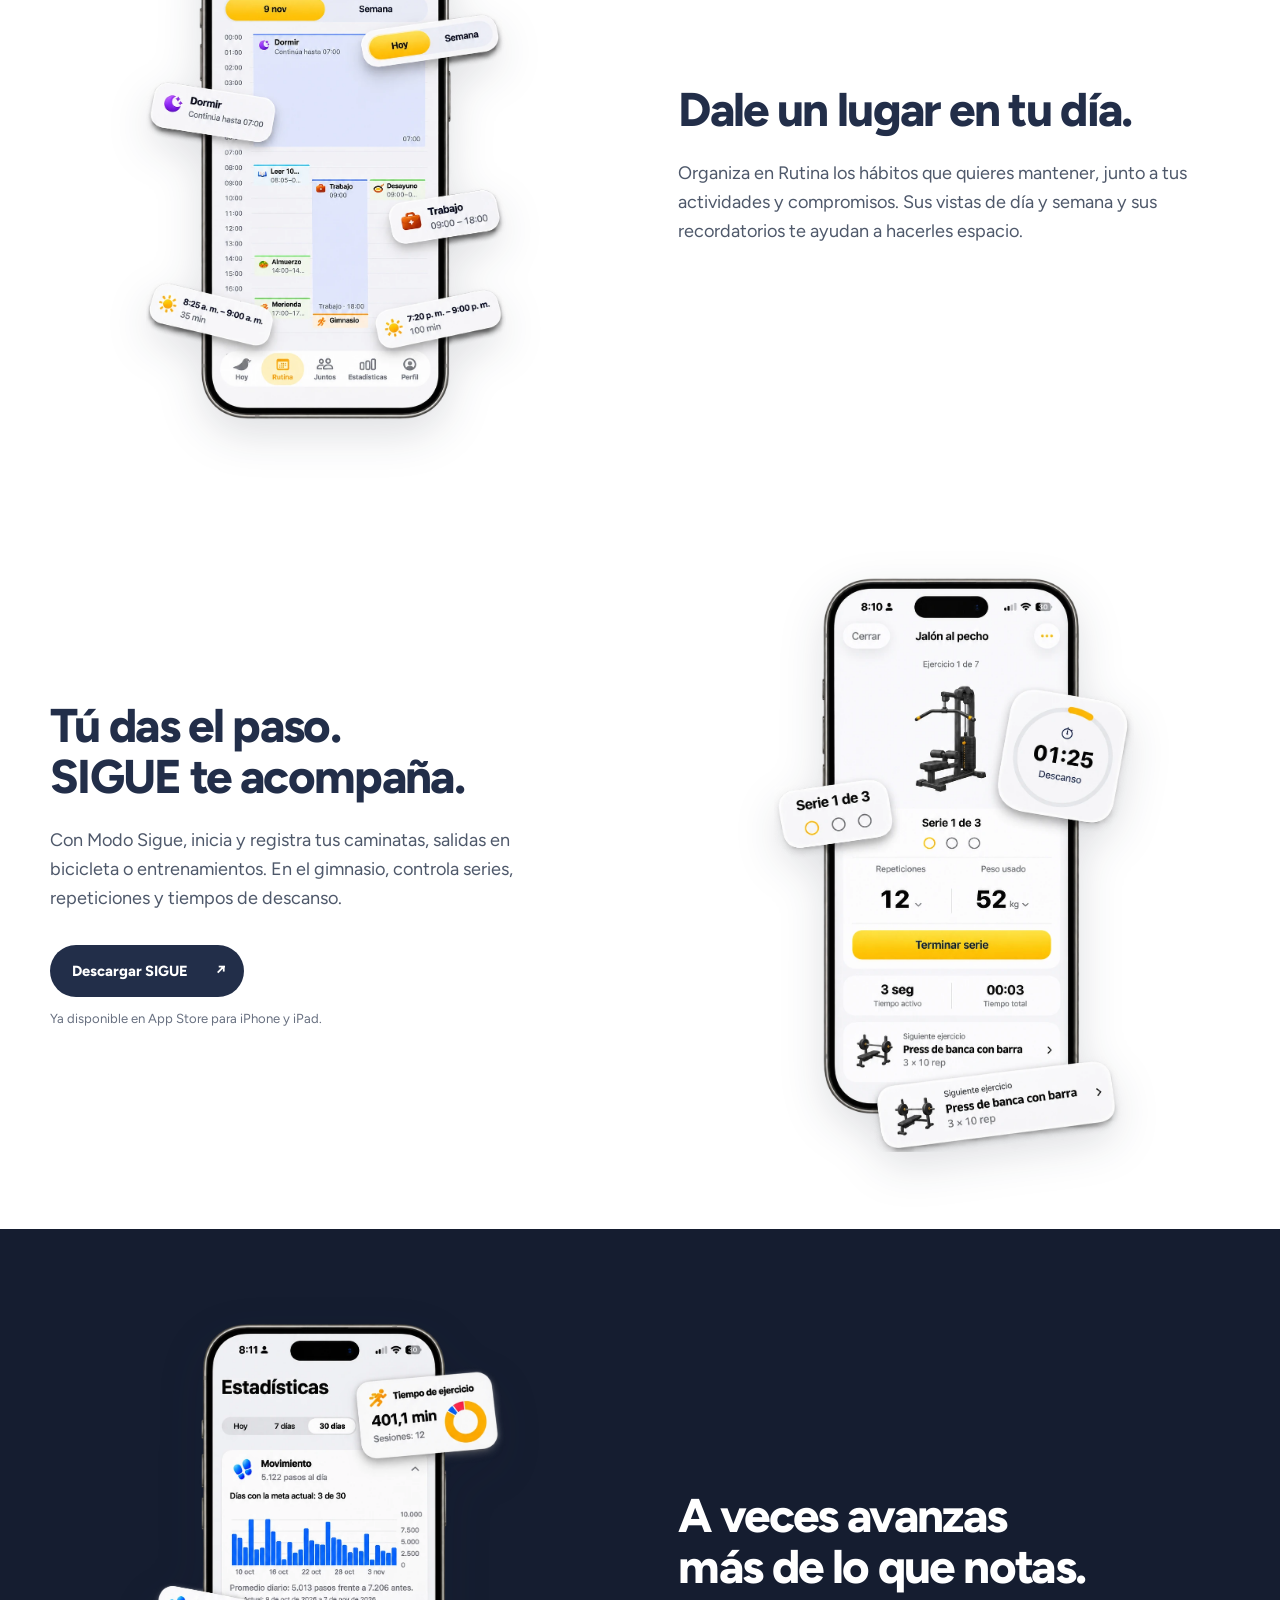
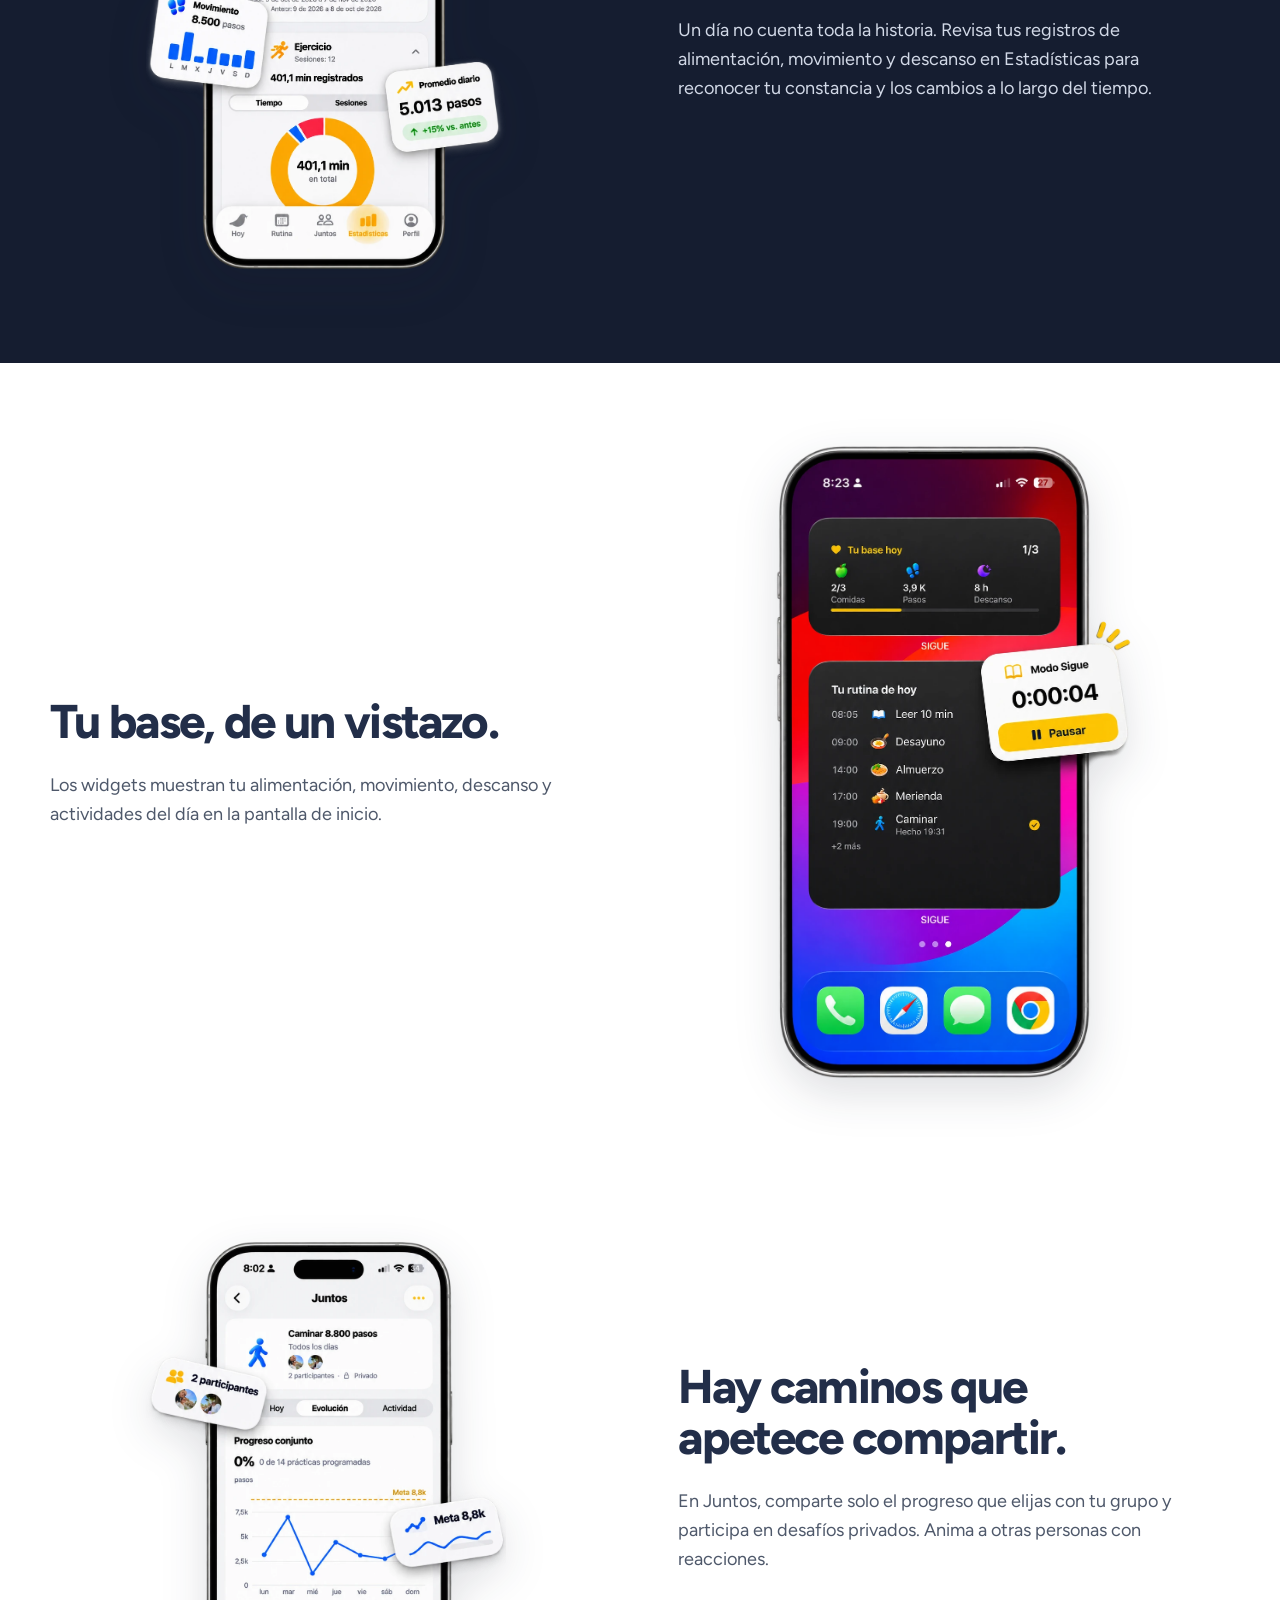
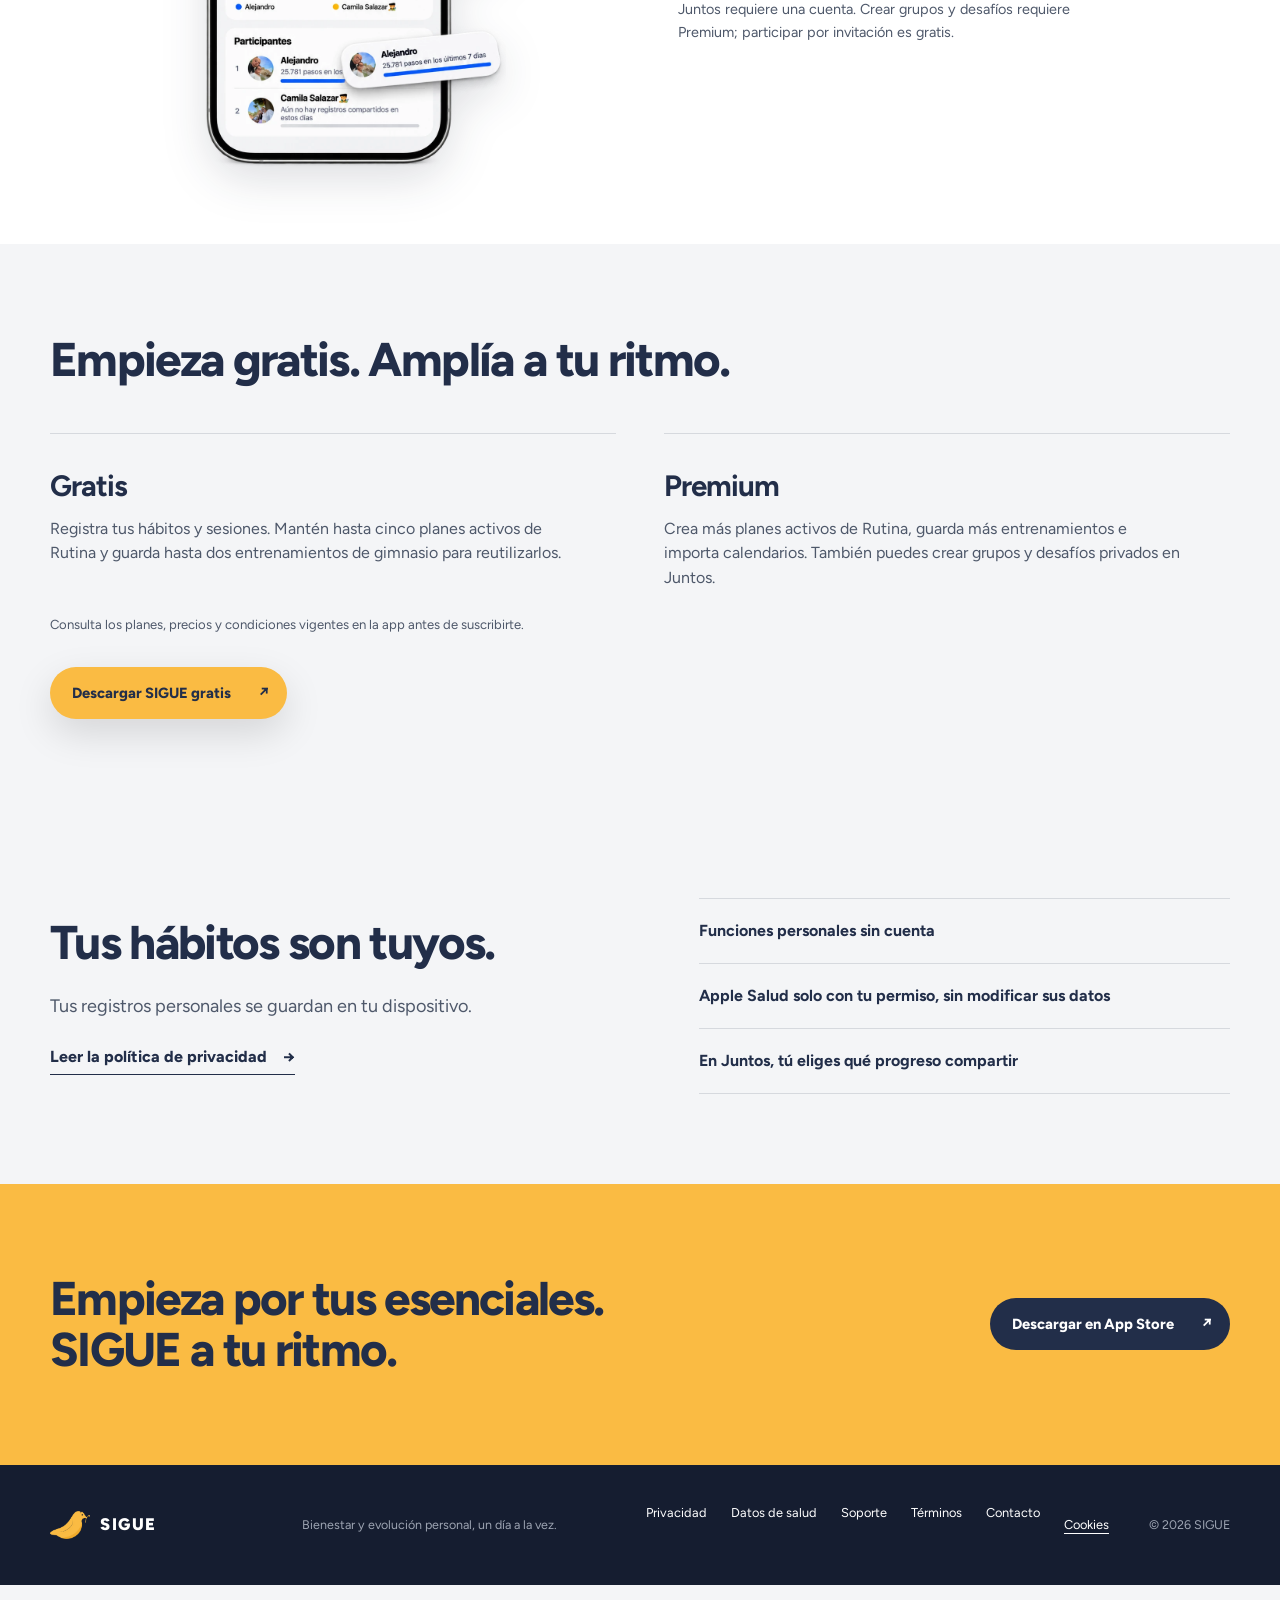
<file: es.html>
<!doctype html>
<html lang="es">
<head>
  <meta charset="utf-8">
  <meta name="viewport" content="width=device-width, initial-scale=1">
  <title>SIGUE — Tu bienestar empieza por lo esencial.</title>
  <meta name="description" content="Movimiento, alimentación y descanso: tres pilares para cuidar cómo te sientes. Registra tu base, construye tus hábitos y sigue a tu ritmo con SIGUE.">
  <meta name="theme-color" content="#FCC54E">
  <link rel="canonical" href="https://holasigue.com/es">
  <link rel="alternate" hreflang="es" href="https://holasigue.com/es">
  <link rel="alternate" hreflang="en" href="https://holasigue.com/en">
  <link rel="alternate" hreflang="x-default" href="https://holasigue.com/">
  <link rel="icon" href="/assets/sigue-icon.png" type="image/png">
  <link rel="apple-touch-icon" href="/assets/sigue-icon.png">
  <link rel="manifest" href="/site.webmanifest">
  <link rel="preconnect" href="https://fonts.googleapis.com">
  <link rel="preconnect" href="https://fonts.gstatic.com" crossorigin>
  <link href="https://fonts.googleapis.com/css2?family=Figtree:wght@400;500;600;700;800&amp;display=swap" rel="stylesheet">
  <link rel="stylesheet" href="/css/styles.css?v=b8eecff9e6">
  <meta property="og:type" content="website">
  <meta property="og:locale" content="es_ES">
  <meta property="og:site_name" content="SIGUE">
  <meta property="og:title" content="SIGUE — Tu bienestar empieza por lo esencial.">
  <meta property="og:description" content="Muévete un poco. Come bien. Descansa. SIGUE te acompaña a cuidar lo esencial y reconocer tus avances, un día a la vez.">
  <meta property="og:url" content="https://holasigue.com/es">
  <meta property="og:image" content="https://holasigue.com/assets/sigue-social.png">
  <meta name="twitter:card" content="summary_large_image">
  <script type="application/ld+json">
  {
    "@context": "https://schema.org",
    "@graph": [
      {"@type":"WebSite","@id":"https://holasigue.com/#website","url":"https://holasigue.com/es","name":"SIGUE","inLanguage":"es"},
      {"@type":"Organization","@id":"https://holasigue.com/#organization","name":"SIGUE","url":"https://holasigue.com/es","logo":"https://holasigue.com/assets/sigue-icon.png","email":"hola@holasigue.com"},
      {"@type":"SoftwareApplication","name":"SIGUE","applicationCategory":"HealthApplication","operatingSystem":"iOS","url":"https://holasigue.com/es","inLanguage":"es","description":"Aplicación de bienestar para cuidar hábitos, seguir el progreso y compartir desafíos de forma opcional."}
    ]
  }
  </script>
  <link rel="stylesheet" href="/css/cookie-consent.css">
</head>
<body class="home-page" data-language="es">
  <a class="skip-link" href="#contenido">Saltar al contenido</a>
  <header class="site-header" data-header>
    <div class="shell header-inner">
      <a class="brand" href="/es" aria-label="SIGUE, inicio"><img src="/assets/sigue-icon.png" alt="" width="44" height="44"><span>SIGUE</span></a>
      <span class="mobile-language-switch language-switch" role="group" aria-label="Idioma"><a href="/es" lang="es" aria-current="page" data-language-link="es">ES</a><span aria-hidden="true">/</span><a href="/en" lang="en" data-language-link="en">EN</a></span>
      <button class="menu-button" type="button" aria-expanded="false" aria-controls="site-navigation" data-menu-button><span></span><span></span><span class="sr-only">Abrir navegación</span></button>
      <nav class="site-nav" id="site-navigation" aria-label="Navegación principal" data-navigation>
        <a href="#rutina">Funciones</a><a href="#juntos">Juntos</a><a href="#privacidad">Privacidad</a>
        <span class="language-switch" role="group" aria-label="Idioma"><a href="/es" lang="es" aria-current="page" data-language-link="es">ES</a><span aria-hidden="true">/</span><a href="/en" lang="en" data-language-link="en">EN</a></span>
        <a class="nav-cta" href="https://apps.apple.com/ar/app/sigue-h%C3%A1bitos-y-bienestar/id6803143413">Descargar</a>
      </nav>
    </div>
  </header>
  <main id="contenido">
    <section class="home-hero shell" aria-labelledby="hero-title">
      <div class="home-hero-copy">
        <h1 id="hero-title">Tu bienestar empieza por lo esencial.</h1>
        <p>Muévete un poco, come bien y descansa. Registra tus tres pilares y mira cómo vas.</p>
        <a class="button button-primary" href="https://apps.apple.com/ar/app/sigue-h%C3%A1bitos-y-bienestar/id6803143413">Descargar en App Store <span aria-hidden="true">↗</span></a>
        <span class="availability-note">Ya disponible para iPhone y iPad.</span>
      </div>
      <figure class="app-preview app-preview-hero"><picture style="aspect-ratio: 936 / 1428"><source srcset="/assets/app-previews/overview-mockup.webp?v=301eff552e" type="image/webp"><img src="/assets/app-previews/overview-mockup.png?v=9d759f7eb8" alt="Mockup de Hoy con registros de alimentación, movimiento, ejercicio y descanso." width="936" height="1428" fetchpriority="high" decoding="async"></picture><figcaption>Vista ilustrativa de SIGUE.</figcaption></figure>
    </section>

    <section class="home-foundation three-ideas shell" id="esenciales" aria-labelledby="foundation-title">
      <h2 id="foundation-title">Antes de hacer más, cuida tu base.</h2>
      <div class="idea-grid">
        <article><h3>Muévete un poco.</h3><p>Una caminata también cuenta. Registra tu movimiento y encuentra tu propio ritmo.</p></article>
        <article><h3>Come bien.</h3><p>Lleva un registro sencillo de tus comidas y de lo que quieres mejorar en tu alimentación.</p></article>
        <article><h3>Dale espacio al descanso.</h3><p>Haz espacio para tus ocho horas de descanso y registra cómo has dormido.</p></article>
      </div>
      <p>De ahí nace SIGUE: de ayudarte a cuidar tu base sin exigir perfección. Empieza por lo que necesitas hoy y vuelve cuando lo necesites. Después, tú eliges qué hábitos sumar, les das un lugar en tu día y encuentras herramientas para hacerlos y revisar cómo vas.</p>
    </section>

    <section class="together-section feature-reverse" id="rutina" aria-labelledby="routine-title"><div class="shell together-grid"><div><h2 id="routine-title">Dale un lugar en tu día.</h2><p>Organiza en Rutina los hábitos que quieres mantener, junto a tus actividades y compromisos. Sus vistas de día y semana y sus recordatorios te ayudan a hacerles espacio.</p></div><figure class="app-preview"><picture style="aspect-ratio: 923 / 1327"><source srcset="/assets/app-previews/routine-mockup.webp?v=ab2a210530" type="image/webp"><img src="/assets/app-previews/routine-mockup.png?v=63b59ef0b2" alt="Mockup de Rutina con actividades y compromisos en un calendario diario." width="923" height="1327" loading="lazy" decoding="async"></picture></figure></div></section>

    <section class="together-section" id="sesiones" aria-labelledby="sessions-title"><div class="shell together-grid"><div><h2 id="sessions-title">Tú das el paso. SIGUE te acompaña.</h2><p>Con Modo Sigue, inicia y registra tus caminatas, salidas en bicicleta o entrenamientos. En el gimnasio, controla series, repeticiones y tiempos de descanso.</p><div class="feature-download"><a class="button button-ink" href="https://apps.apple.com/ar/app/sigue-h%C3%A1bitos-y-bienestar/id6803143413">Descargar SIGUE <span aria-hidden="true">↗</span></a><span class="availability-note">Ya disponible en App Store para iPhone y iPad.</span></div></div><figure class="app-preview"><picture style="aspect-ratio: 913 / 1459"><source srcset="/assets/app-previews/gym-mockup.webp?v=8e513d1afb" type="image/webp"><img src="/assets/app-previews/gym-mockup.png?v=df2dddc6f6" alt="Vista promocional del gimnasio en SIGUE con ejercicio, series, repeticiones y temporizador de descanso." width="913" height="1459" loading="lazy" decoding="async"></picture></figure></div></section>

    <section class="progress-section feature-reverse" id="progreso" aria-labelledby="progress-title"><div class="shell progress-grid"><div><h2 id="progress-title">A veces avanzas más de lo que notas.</h2><p>Un día no cuenta toda la historia. Revisa tus registros de alimentación, movimiento y descanso en Estadísticas para reconocer tu constancia y los cambios a lo largo del tiempo.</p></div><figure class="app-preview"><picture style="aspect-ratio: 929 / 1433"><source srcset="/assets/app-previews/statistics-mockup.webp?v=8f99bddd13" type="image/webp"><img src="/assets/app-previews/statistics-mockup.png?v=12471ffdab" alt="Vista promocional de Estadísticas en SIGUE con gráficas de actividad y sesiones registradas." width="929" height="1433" loading="lazy" decoding="async"></picture></figure></div></section>

    <section class="together-section" id="widgets" aria-labelledby="widgets-title"><div class="shell together-grid"><div><h2 id="widgets-title">Tu base, de un vistazo.</h2><p>Los widgets muestran tu alimentación, movimiento, descanso y actividades del día en la pantalla de inicio.</p></div><figure class="app-preview"><picture style="aspect-ratio: 841 / 1505"><source srcset="/assets/app-previews/widgets-mockup.webp?v=6056f291ec" type="image/webp"><img src="/assets/app-previews/widgets-mockup.png?v=2d8e158883" alt="Vista promocional de SIGUE con widgets de actividad diaria, Rutina y una sesión en curso." width="841" height="1505" loading="lazy" decoding="async"></picture></figure></div></section>

    <section class="together-section feature-reverse" id="juntos" aria-labelledby="together-title"><div class="shell together-grid"><div><h2 id="together-title">Hay caminos que apetece compartir.</h2><p>En Juntos, comparte solo el progreso que elijas con tu grupo y participa en desafíos privados. Anima a otras personas con reacciones.</p><p class="feature-note">Juntos requiere una cuenta. Crear grupos y desafíos requiere Premium; participar por invitación es gratis.</p></div><figure class="app-preview"><picture style="aspect-ratio: 924 / 1358"><source srcset="/assets/app-previews/together-mockup.webp?v=99061745dd" type="image/webp"><img src="/assets/app-previews/together-mockup.png?v=40981ef082" alt="Vista promocional de Juntos en SIGUE con un desafío de caminata y el progreso de sus participantes." width="924" height="1358" loading="lazy" decoding="async"></picture></figure></div></section>

    <section class="home-plans three-ideas shell" id="planes" aria-labelledby="plans-title">
      <h2 id="plans-title">Empieza gratis. Amplía a tu ritmo.</h2>
      <div class="idea-grid"><article><h3>Gratis</h3><p>Registra tus hábitos y sesiones. Mantén hasta cinco planes activos de Rutina y guarda hasta dos entrenamientos de gimnasio para reutilizarlos.</p></article><article><h3>Premium</h3><p>Crea más planes activos de Rutina, guarda más entrenamientos e importa calendarios. También puedes crear grupos y desafíos privados en Juntos.</p></article></div>
      <p class="app-preview-note">Consulta los planes, precios y condiciones vigentes en la app antes de suscribirte.</p>
      <div class="feature-download"><a class="button button-primary" href="https://apps.apple.com/ar/app/sigue-h%C3%A1bitos-y-bienestar/id6803143413">Descargar SIGUE gratis <span aria-hidden="true">↗</span></a></div>
    </section>

    <section class="home-privacy shell" id="privacidad" aria-labelledby="privacy-title"><div><h2 id="privacy-title">Tus hábitos son tuyos.</h2><p>Tus registros personales se guardan en tu dispositivo.</p><a class="text-link" href="/privacidad">Leer la política de privacidad <span aria-hidden="true">→</span></a></div><ul><li>Funciones personales sin cuenta</li><li>Apple Salud solo con tu permiso, sin modificar sus datos</li><li>En Juntos, tú eliges qué progreso compartir</li></ul></section>
    <section class="home-final"><div class="shell"><h2>Empieza por tus esenciales. SIGUE a tu ritmo.</h2><a class="button button-ink" href="https://apps.apple.com/ar/app/sigue-h%C3%A1bitos-y-bienestar/id6803143413">Descargar en App Store <span aria-hidden="true">↗</span></a></div></section>
  </main>
  <aside class="download-float" aria-label="Descargar SIGUE en App Store" data-download-prompt hidden>
    <img src="/assets/sigue-negativo.png" alt="" width="48" height="33">
    <div><strong>SIGUE</strong><span>Empieza gratis</span></div>
    <a class="button button-ink" href="https://apps.apple.com/ar/app/sigue-h%C3%A1bitos-y-bienestar/id6803143413" aria-label="Descargar SIGUE en App Store">Descargar</a>
  </aside>
  <footer class="site-footer"><div class="shell footer-grid"><a class="brand footer-brand" href="/es"><img src="/assets/sigue-icon.png" alt="" width="40" height="40"><span>SIGUE</span></a><p>Bienestar y evolución personal, un día a la vez.</p><nav aria-label="Enlaces legales"><a href="/privacidad">Privacidad</a><a href="/datos-de-salud">Datos de salud</a><a href="/soporte">Soporte</a><a href="/terminos">Términos</a><a href="mailto:hola@holasigue.com">Contacto</a><button type="button" class="cookie-settings" data-cookie-settings>Cookies</button></nav><small>© <span data-year>2026</span> SIGUE</small></div></footer>
  <script src="/js/main.js" defer></script><script src="/js/language.js" defer></script>
  <script src="/js/cookie-consent.js" defer></script>
</body>
</html>
</file>
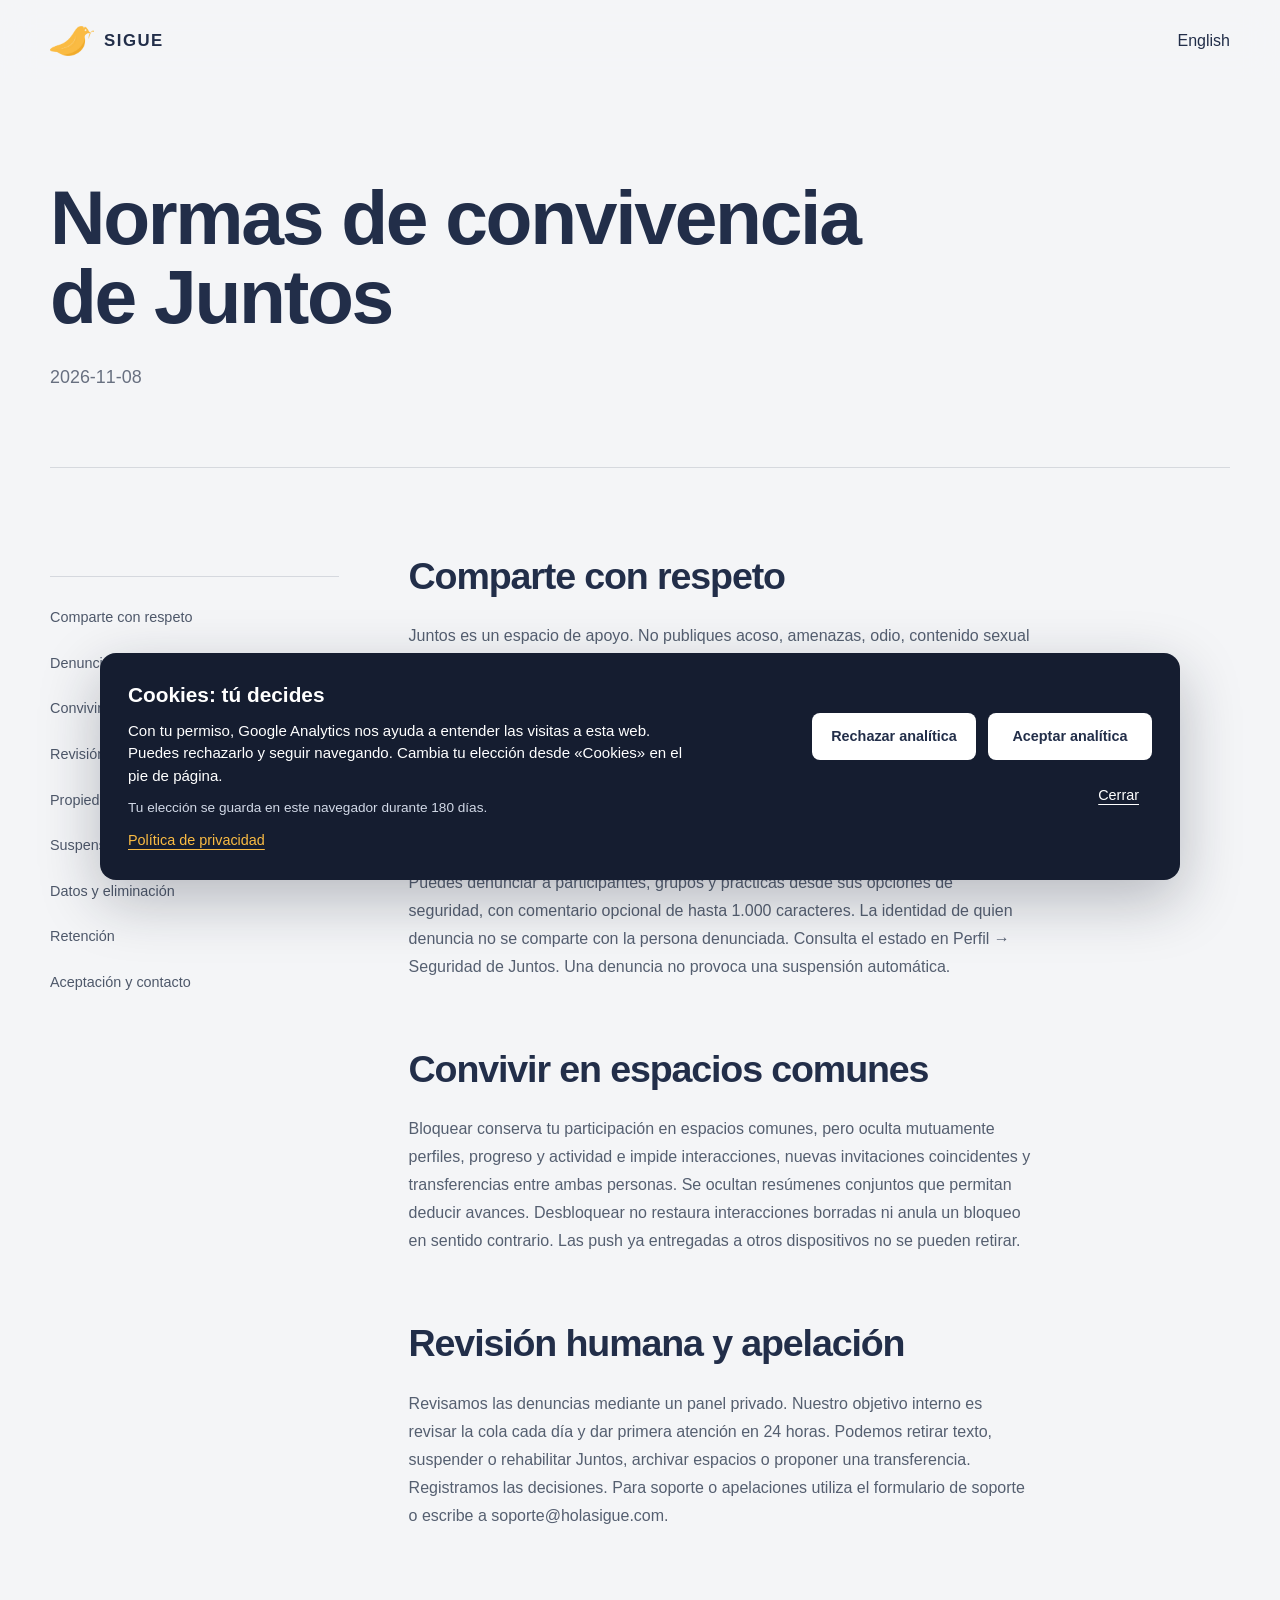
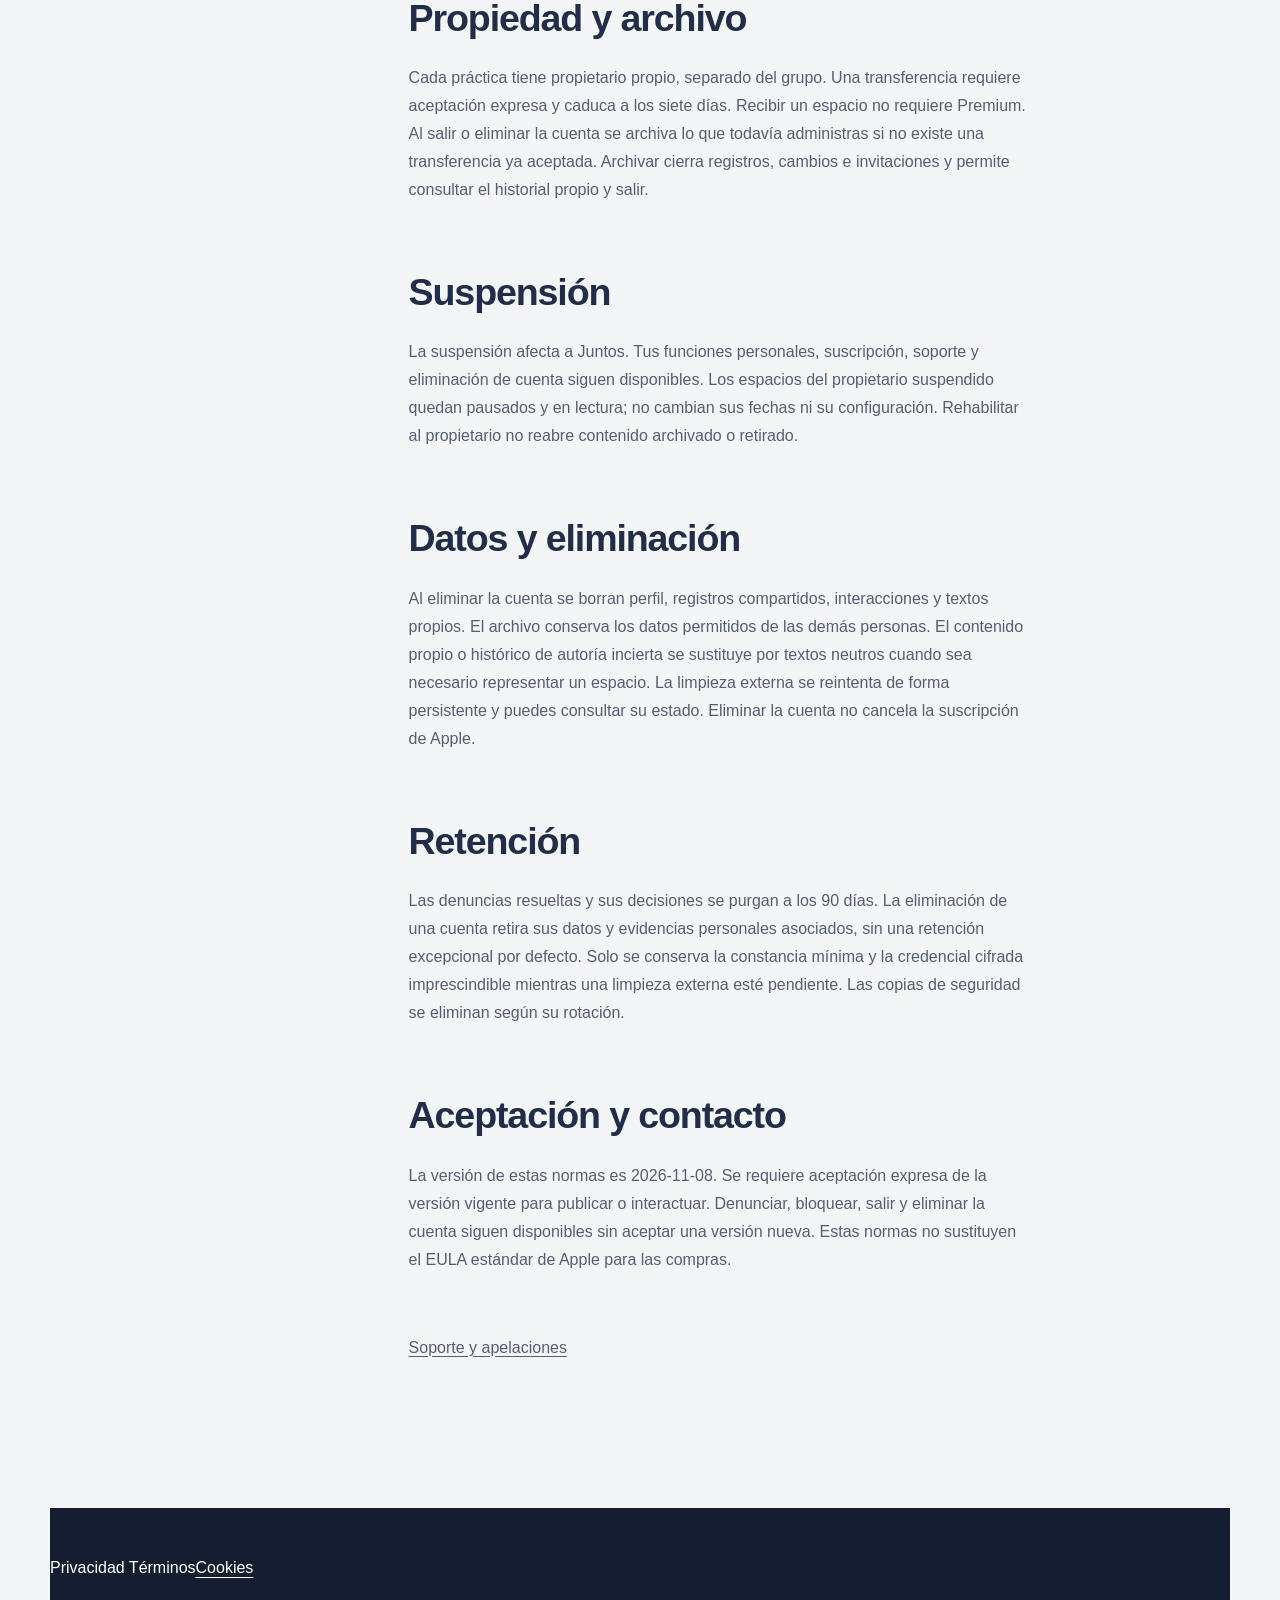
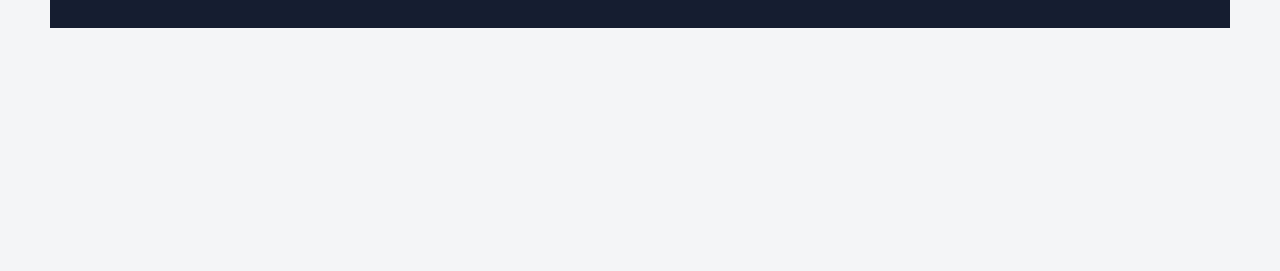
<file: normas-juntos.html>
<!doctype html><html lang="es"><head><meta charset="utf-8"><meta name="viewport" content="width=device-width, initial-scale=1"><title>Normas de convivencia de Juntos — SIGUE</title><link rel="canonical" href="https://holasigue.com/normas-juntos"><link rel="stylesheet" href="/css/styles.css"><link rel="icon" href="/assets/sigue-icon.png">  <link rel="stylesheet" href="/css/cookie-consent.css">
</head><body class="privacy-page"><header class="site-header"><div class="shell header-inner"><a class="brand" href="/es"><img src="/assets/sigue-icon.png" alt="" width="44" height="44"><span>SIGUE</span></a><nav aria-label="Idioma"><a href="/en/community" lang="en">English</a></nav></div></header><main id="contenido"><header class="page-hero shell"><h1>Normas de convivencia de Juntos</h1><p>2026-11-08</p></header><div class="legal-layout shell"><aside class="legal-aside"><nav class="legal-index"><a href="#rule-0">Comparte con respeto</a><a href="#rule-1">Denunciar y bloquear</a><a href="#rule-2">Convivir en espacios comunes</a><a href="#rule-3">Revisión humana y apelación</a><a href="#rule-4">Propiedad y archivo</a><a href="#rule-5">Suspensión</a><a href="#rule-6">Datos y eliminación</a><a href="#rule-7">Retención</a><a href="#rule-8">Aceptación y contacto</a></nav></aside><article class="legal-content"><section id="rule-0"><h2>Comparte con respeto</h2><p>Juntos es un espacio de apoyo. No publiques acoso, amenazas, odio, contenido sexual explícito, spam, enlaces engañosos ni datos de contacto. Los nombres y descripciones se filtran antes de publicar o editar. Los iconos y avatares se eligen de un catálogo; no se publican fotos personales.</p></section><section id="rule-1"><h2>Denunciar y bloquear</h2><p>Puedes denunciar a participantes, grupos y prácticas desde sus opciones de seguridad, con comentario opcional de hasta 1.000 caracteres. La identidad de quien denuncia no se comparte con la persona denunciada. Consulta el estado en Perfil → Seguridad de Juntos. Una denuncia no provoca una suspensión automática.</p></section><section id="rule-2"><h2>Convivir en espacios comunes</h2><p>Bloquear conserva tu participación en espacios comunes, pero oculta mutuamente perfiles, progreso y actividad e impide interacciones, nuevas invitaciones coincidentes y transferencias entre ambas personas. Se ocultan resúmenes conjuntos que permitan deducir avances. Desbloquear no restaura interacciones borradas ni anula un bloqueo en sentido contrario. Las push ya entregadas a otros dispositivos no se pueden retirar.</p></section><section id="rule-3"><h2>Revisión humana y apelación</h2><p>Revisamos las denuncias mediante un panel privado. Nuestro objetivo interno es revisar la cola cada día y dar primera atención en 24 horas. Podemos retirar texto, suspender o rehabilitar Juntos, archivar espacios o proponer una transferencia. Registramos las decisiones. Para soporte o apelaciones utiliza el formulario de soporte o escribe a soporte@holasigue.com.</p></section><section id="rule-4"><h2>Propiedad y archivo</h2><p>Cada práctica tiene propietario propio, separado del grupo. Una transferencia requiere aceptación expresa y caduca a los siete días. Recibir un espacio no requiere Premium. Al salir o eliminar la cuenta se archiva lo que todavía administras si no existe una transferencia ya aceptada. Archivar cierra registros, cambios e invitaciones y permite consultar el historial propio y salir.</p></section><section id="rule-5"><h2>Suspensión</h2><p>La suspensión afecta a Juntos. Tus funciones personales, suscripción, soporte y eliminación de cuenta siguen disponibles. Los espacios del propietario suspendido quedan pausados y en lectura; no cambian sus fechas ni su configuración. Rehabilitar al propietario no reabre contenido archivado o retirado.</p></section><section id="rule-6"><h2>Datos y eliminación</h2><p>Al eliminar la cuenta se borran perfil, registros compartidos, interacciones y textos propios. El archivo conserva los datos permitidos de las demás personas. El contenido propio o histórico de autoría incierta se sustituye por textos neutros cuando sea necesario representar un espacio. La limpieza externa se reintenta de forma persistente y puedes consultar su estado. Eliminar la cuenta no cancela la suscripción de Apple.</p></section><section id="rule-7"><h2>Retención</h2><p>Las denuncias resueltas y sus decisiones se purgan a los 90 días. La eliminación de una cuenta retira sus datos y evidencias personales asociados, sin una retención excepcional por defecto. Solo se conserva la constancia mínima y la credencial cifrada imprescindible mientras una limpieza externa esté pendiente. Las copias de seguridad se eliminan según su rotación.</p></section><section id="rule-8"><h2>Aceptación y contacto</h2><p>La versión de estas normas es 2026-11-08. Se requiere aceptación expresa de la versión vigente para publicar o interactuar. Denunciar, bloquear, salir y eliminar la cuenta siguen disponibles sin aceptar una versión nueva. Estas normas no sustituyen el EULA estándar de Apple para las compras.</p></section><p><a href="/soporte">Soporte y apelaciones</a></p></article></div></main><footer class="site-footer shell"><nav><a href="/privacidad">Privacidad</a> <a href="/terminos">Términos</a><button type="button" class="cookie-settings" data-cookie-settings>Cookies</button></nav></footer>  <script src="/js/cookie-consent.js" defer></script>
</body></html>
</file>
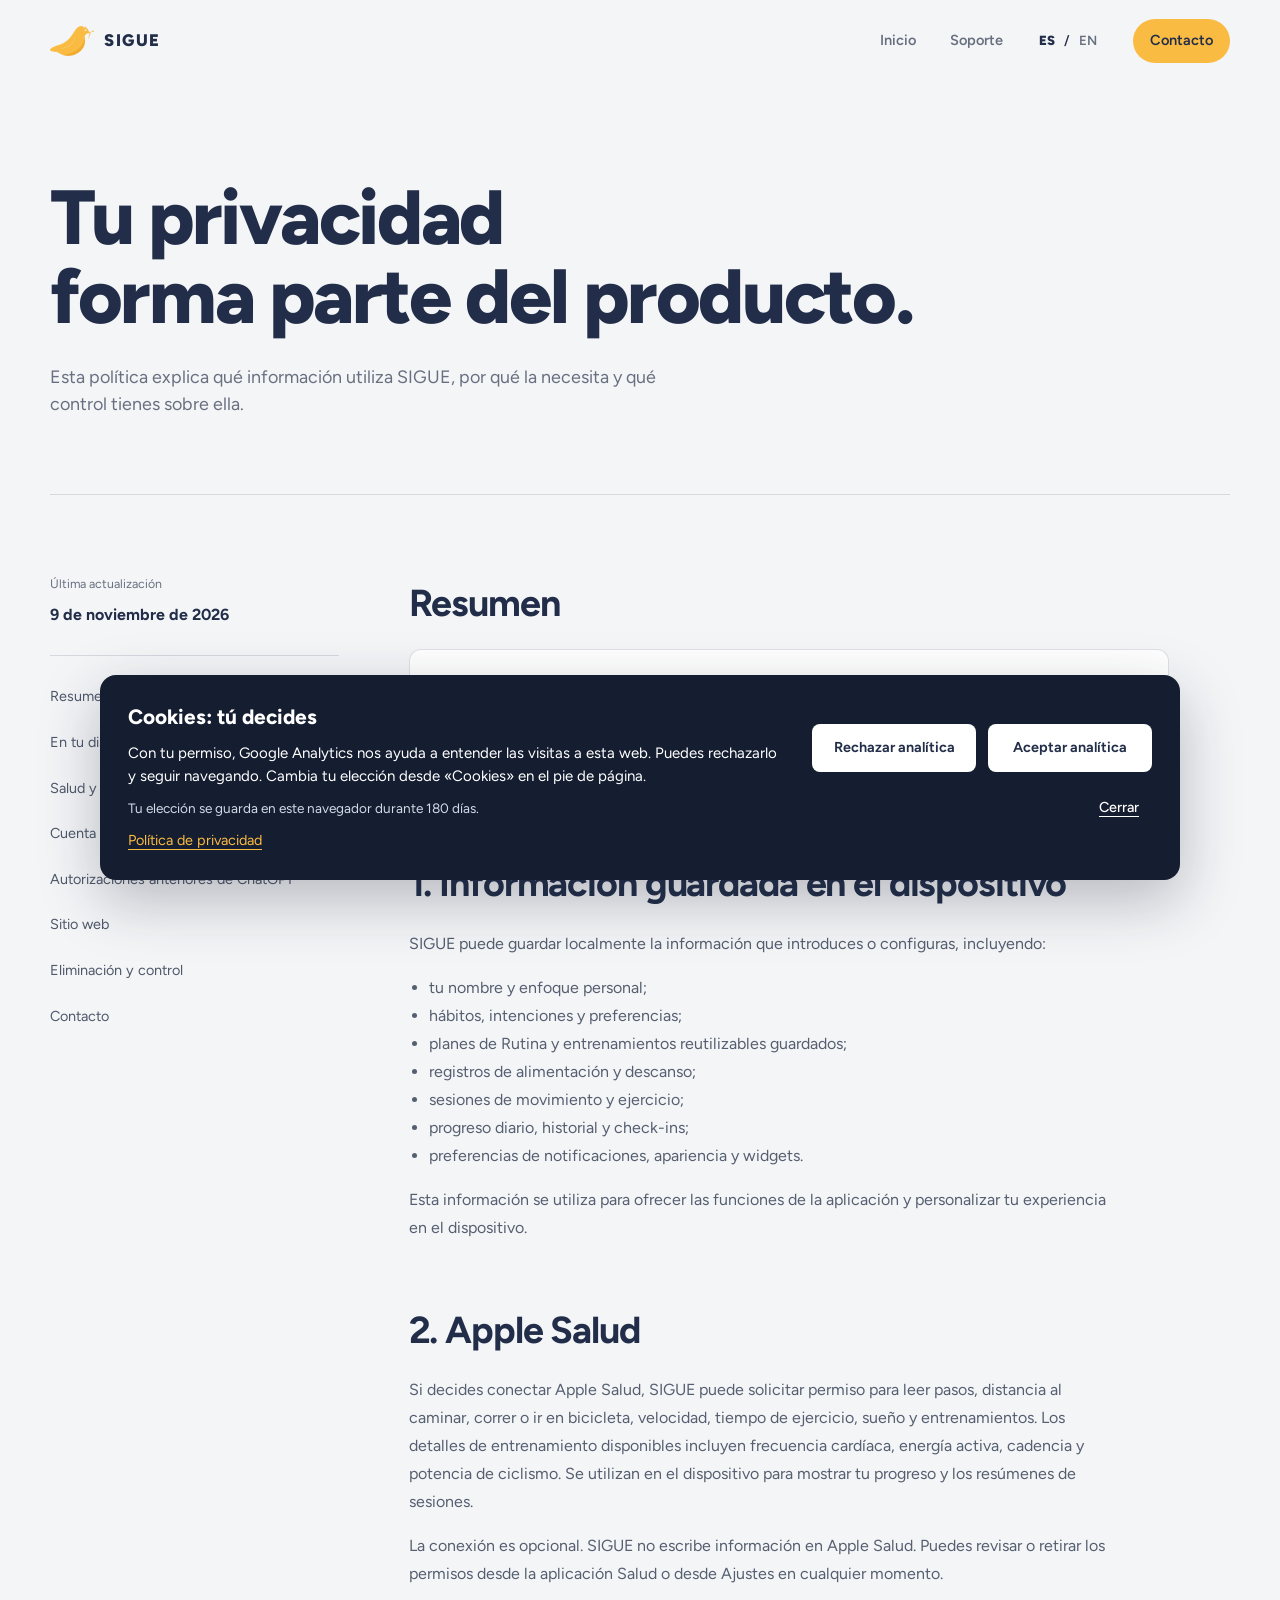
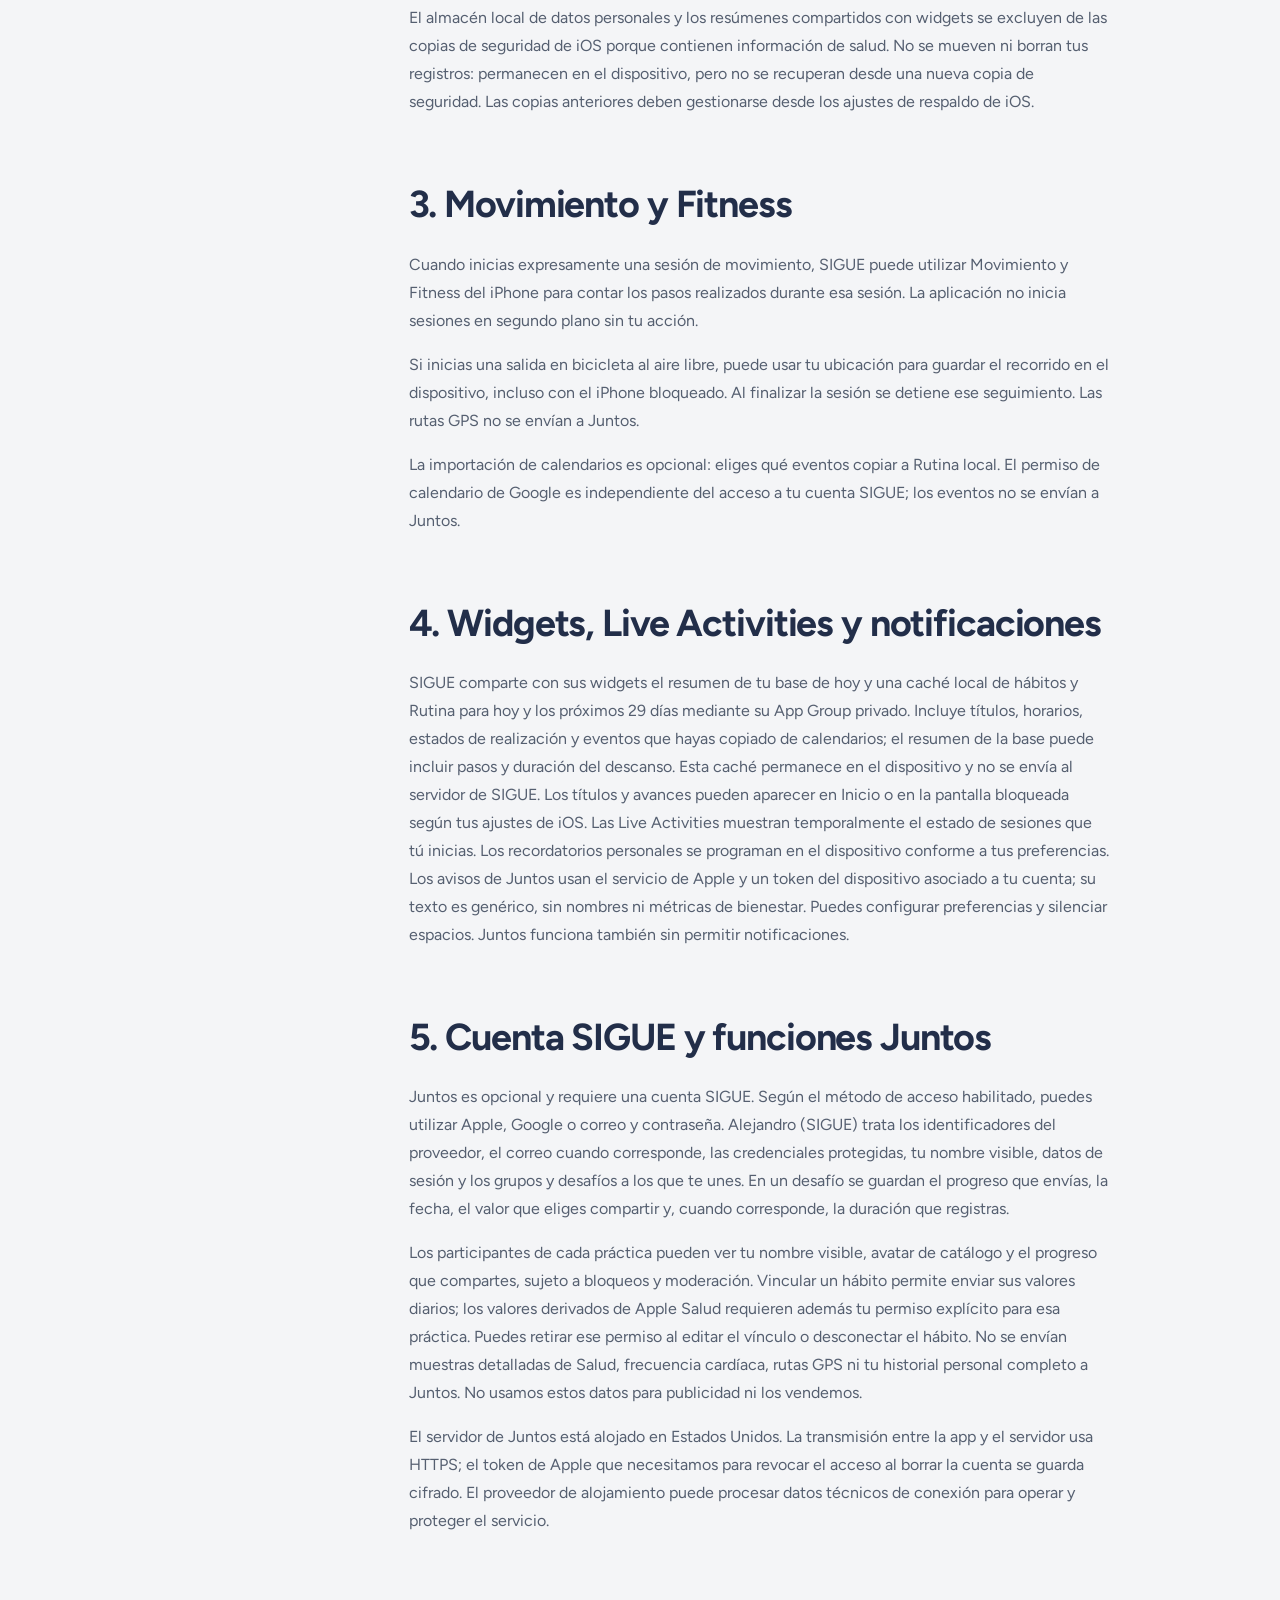
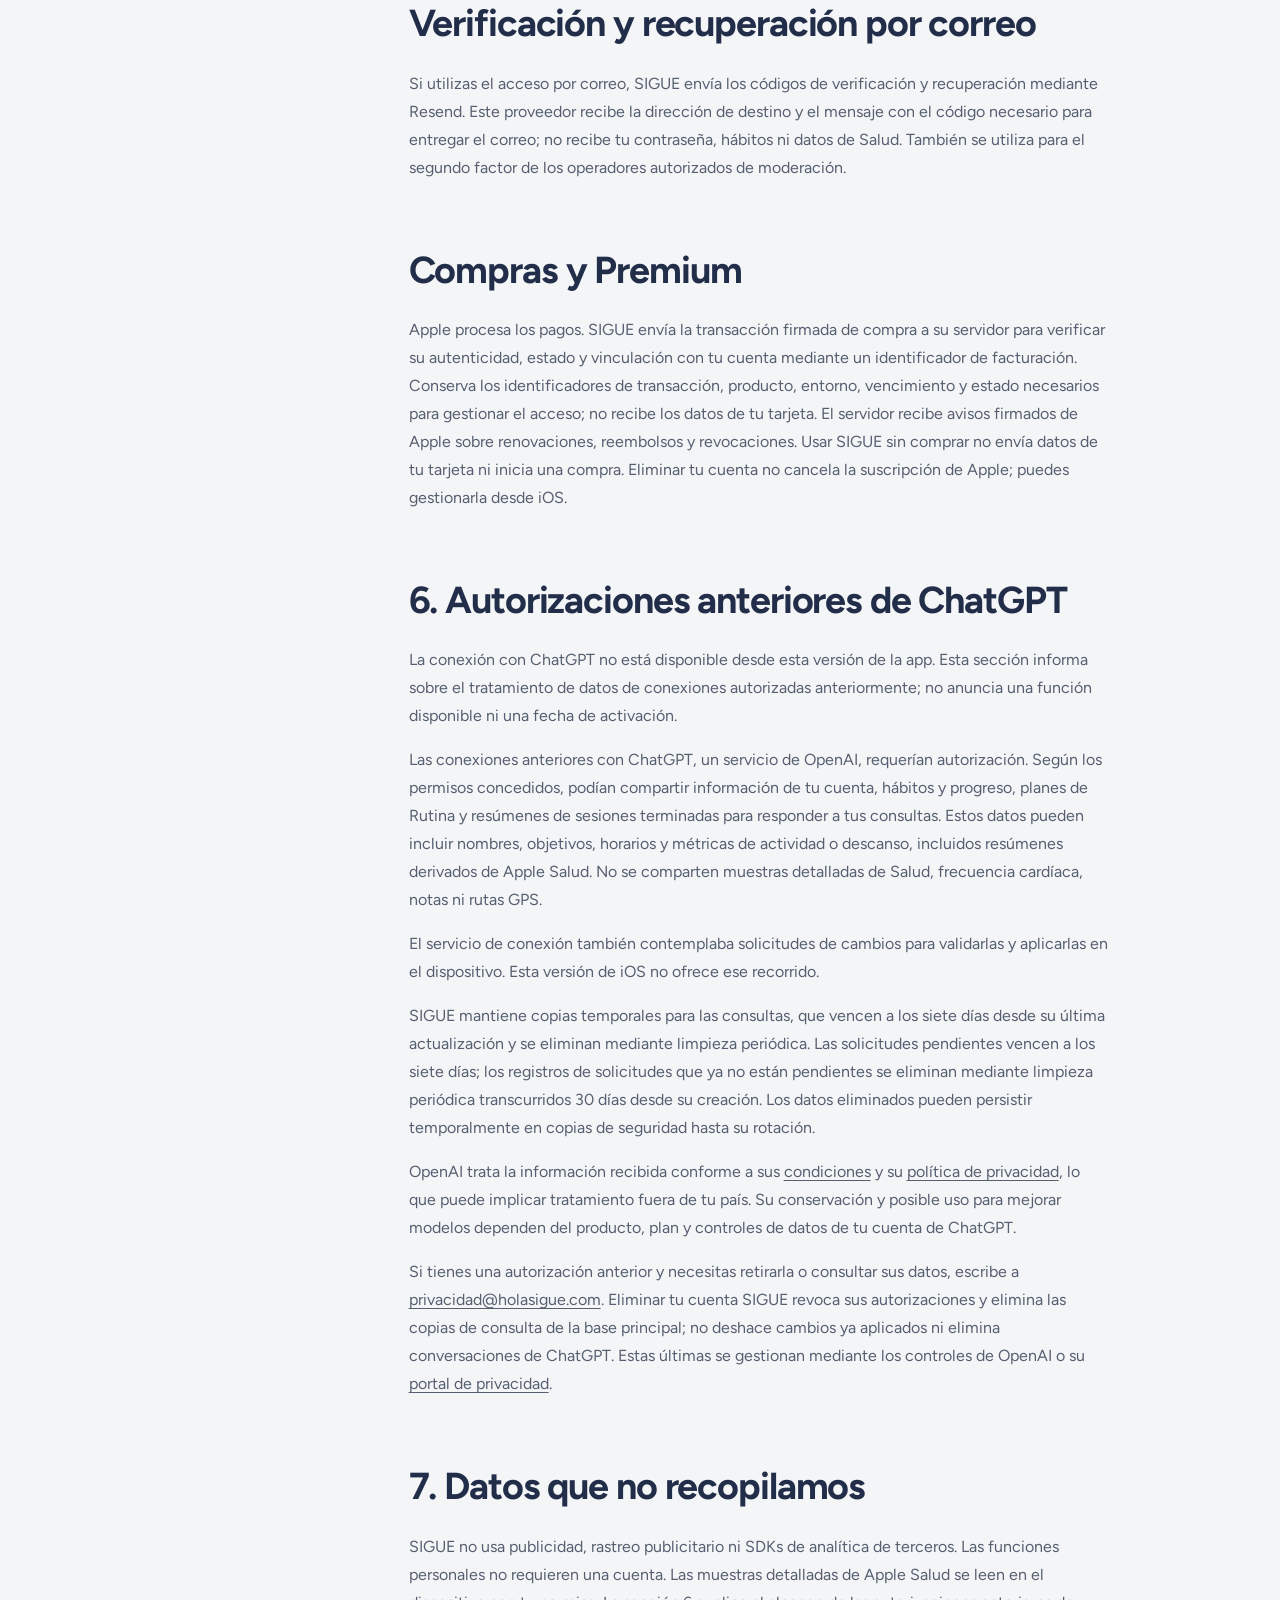
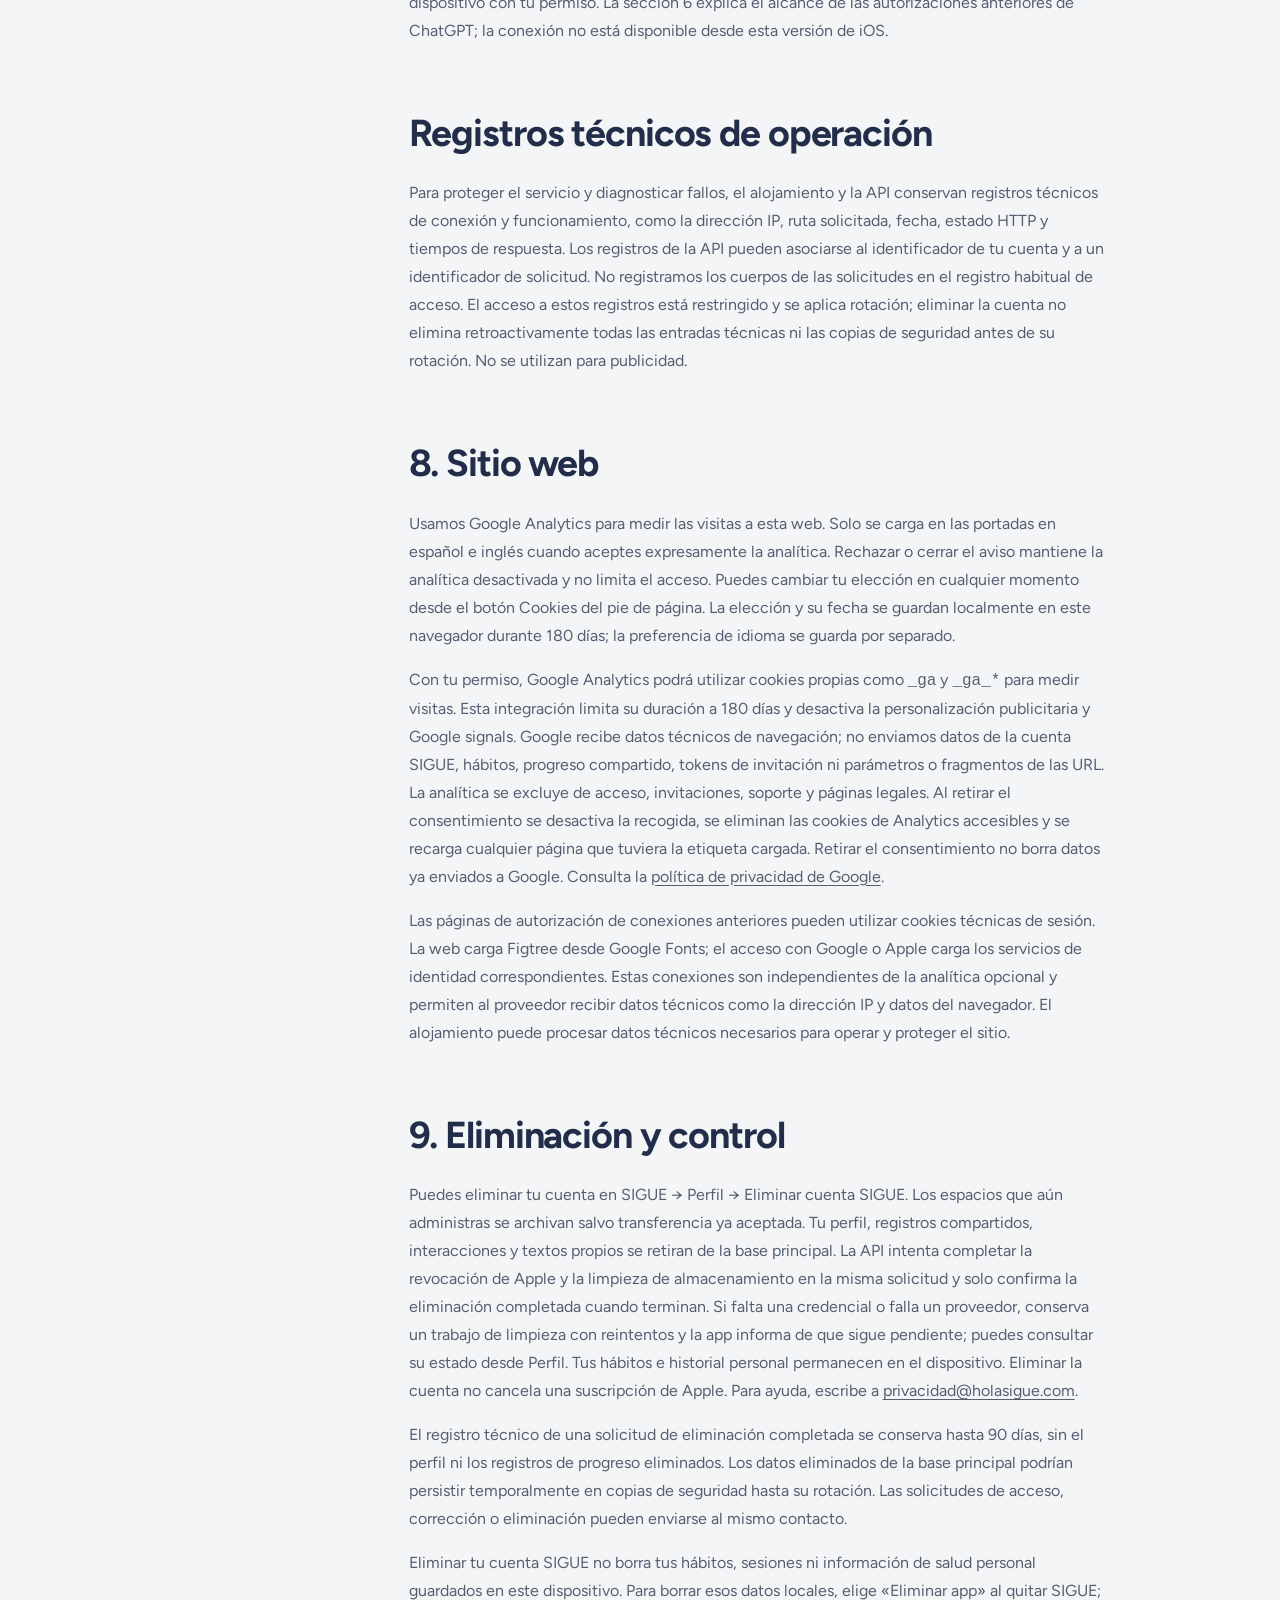
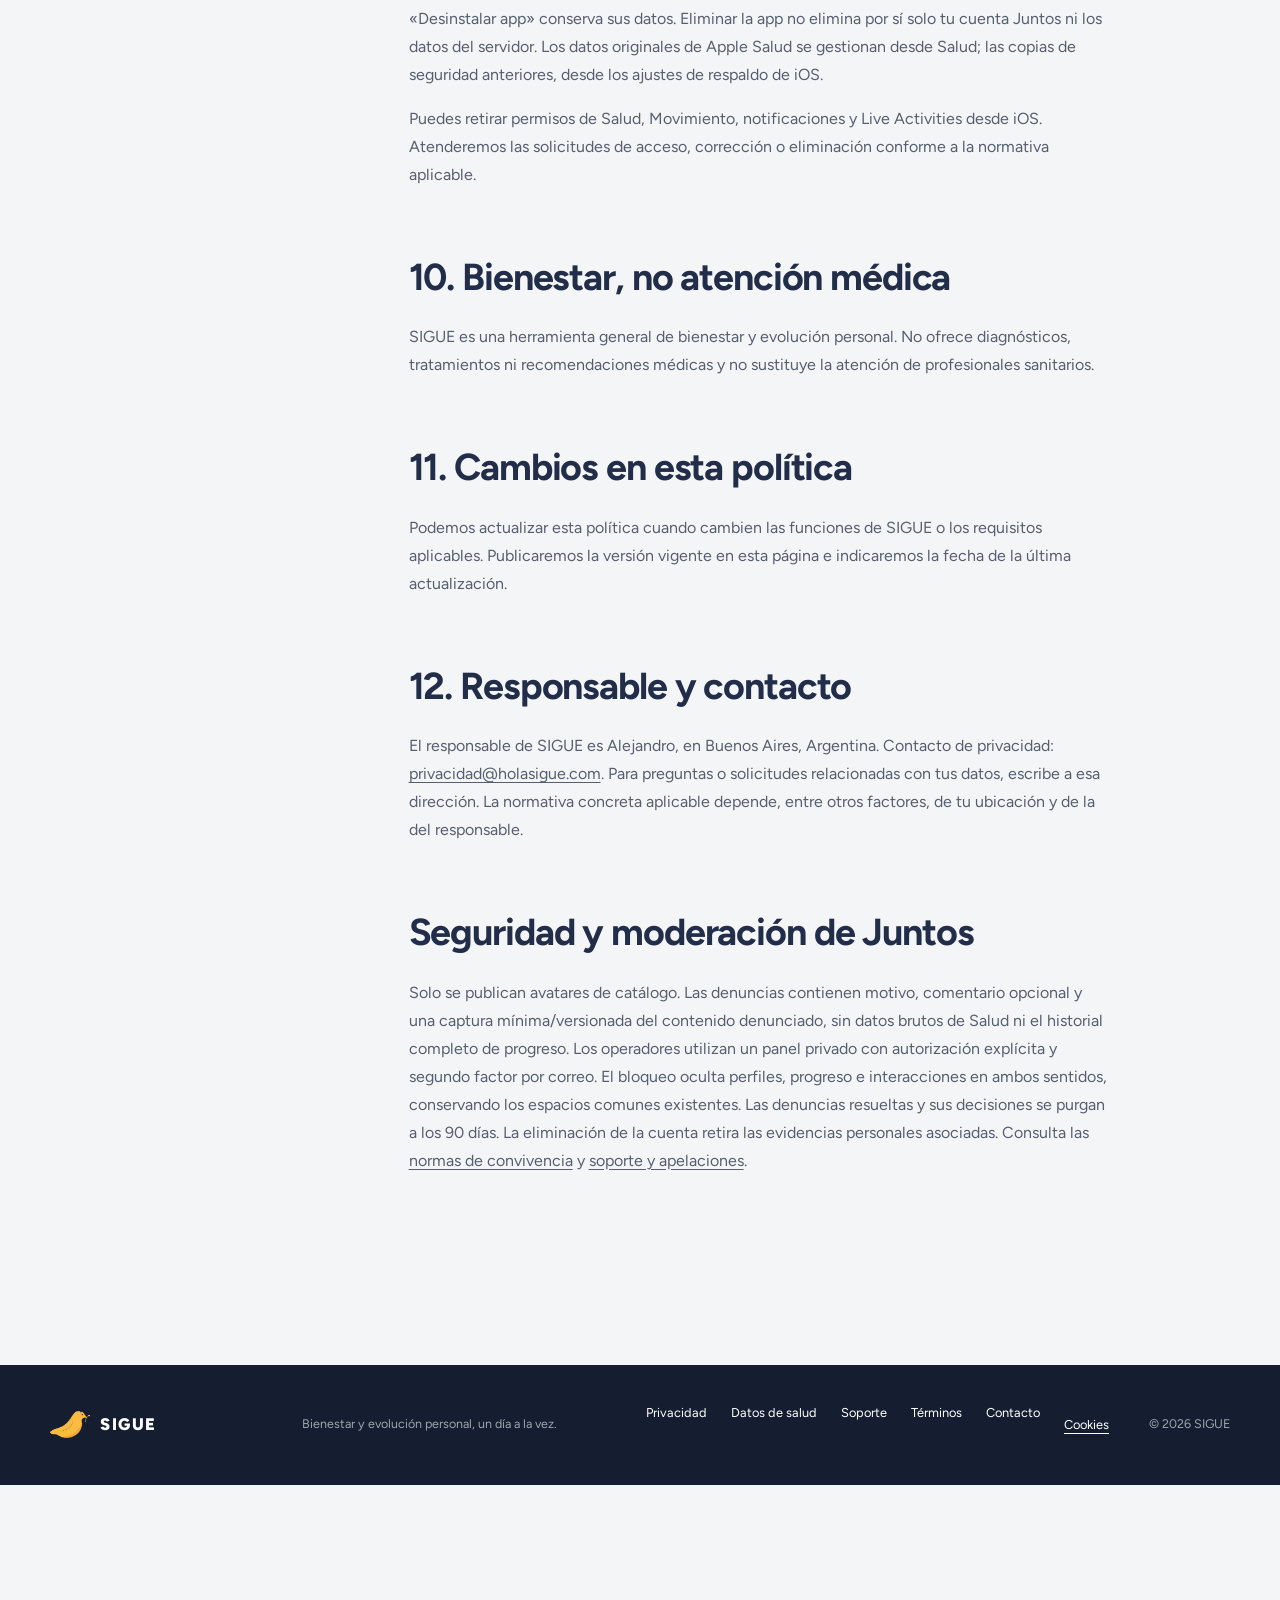
<file: privacidad.html>
<!doctype html>
<html lang="es">
<head>
  <meta charset="utf-8">
  <meta name="viewport" content="width=device-width, initial-scale=1">
  <title>Política de privacidad — SIGUE</title>
  <meta name="description" content="Conoce cómo SIGUE protege tus hábitos y datos de bienestar, qué permisos utiliza y cómo puedes controlar tu información.">
  <meta name="theme-color" content="#FCC54E">
  <meta name="robots" content="index, follow">
  <link rel="canonical" href="https://holasigue.com/privacidad">
  <link rel="alternate" hreflang="es" href="https://holasigue.com/privacidad">
  <link rel="alternate" hreflang="en" href="https://holasigue.com/en/privacy">
  <link rel="icon" href="assets/sigue-icon.png" type="image/png">
  <link rel="preconnect" href="https://fonts.googleapis.com">
  <link rel="preconnect" href="https://fonts.gstatic.com" crossorigin>
  <link href="https://fonts.googleapis.com/css2?family=Figtree:wght@400;500;600;700;800&amp;display=swap" rel="stylesheet">
  <link rel="stylesheet" href="css/styles.css">
  <meta property="og:type" content="website">
  <meta property="og:locale" content="es_ES">
  <meta property="og:site_name" content="SIGUE">
  <meta property="og:title" content="Política de privacidad — SIGUE">
  <meta property="og:description" content="Tus datos, tus permisos y las decisiones de privacidad de SIGUE.">
  <meta property="og:url" content="https://holasigue.com/privacidad">
  <link rel="stylesheet" href="/css/cookie-consent.css">
</head>
<body class="privacy-page" data-language="es">
  <a class="skip-link" href="#contenido">Saltar al contenido</a>
  <header class="site-header" data-header>
    <div class="shell header-inner">
      <a class="brand" href="/es" aria-label="SIGUE, inicio"><img src="assets/sigue-icon.png" alt="" width="44" height="44"><span>SIGUE</span></a>
      <span class="mobile-language-switch language-switch" role="group" aria-label="Idioma"><a href="/privacidad" lang="es" aria-current="page" data-language-link="es">ES</a><span aria-hidden="true">/</span><a href="/en/privacy" lang="en" data-language-link="en">EN</a></span>
      <button class="menu-button" type="button" aria-expanded="false" aria-controls="site-navigation" data-menu-button>
        <span></span><span></span><span class="sr-only">Abrir navegación</span>
      </button>
      <nav class="site-nav" id="site-navigation" aria-label="Navegación principal" data-navigation>
        <a href="/es">Inicio</a>
        <a href="/soporte">Soporte</a>
        <span class="language-switch" role="group" aria-label="Idioma"><a href="/privacidad" lang="es" aria-current="page" data-language-link="es">ES</a><span aria-hidden="true">/</span><a href="/en/privacy" lang="en" data-language-link="en">EN</a></span>
        <a class="nav-cta" href="mailto:hola@holasigue.com">Contacto</a>
      </nav>
    </div>
  </header>

  <main id="contenido">
    <header class="page-hero shell">
      <h1>Tu privacidad<br>forma parte del producto.</h1>
      <p>Esta política explica qué información utiliza SIGUE, por qué la necesita y qué control tienes sobre ella.</p>
    </header>

    <div class="legal-layout shell">
      <aside class="legal-aside" aria-label="Información del documento">
        <p>Última actualización</p>
        <strong>9 de noviembre de 2026</strong>
      <nav class="legal-index" aria-label="En esta página"><a href="#summary">Resumen</a><a href="#device">En tu dispositivo</a><a href="#health">Salud y permisos</a><a href="#account">Cuenta SIGUE</a><a href="#chatgpt">Autorizaciones anteriores de ChatGPT</a><a href="#website">Sitio web</a><a href="#deletion">Eliminación y control</a><a href="#contact">Contacto</a></nav></aside>

      <article class="legal-content">
        <section id="summary">
          <h2>Resumen</h2>
          <div class="notice">
            Las funciones personales de SIGUE funcionan sin cuenta y guardan tus registros en el dispositivo. Si usas Juntos, se crea una cuenta SIGUE y se envían al servidor los datos que eliges compartir en grupos. La conexión con ChatGPT no está disponible desde esta versión de iOS. La sección 6 conserva información sobre autorizaciones anteriores y cómo solicitar ayuda para retirarlas.
          </div>
        </section>

        <section id="device">
          <h2>1. Información guardada en el dispositivo</h2>
          <p>SIGUE puede guardar localmente la información que introduces o configuras, incluyendo:</p>
          <ul>
            <li>tu nombre y enfoque personal;</li>
            <li>hábitos, intenciones y preferencias;</li><li>planes de Rutina y entrenamientos reutilizables guardados;</li>
            <li>registros de alimentación y descanso;</li>
            <li>sesiones de movimiento y ejercicio;</li>
            <li>progreso diario, historial y check-ins;</li>
            <li>preferencias de notificaciones, apariencia y widgets.</li>
          </ul>
          <p>Esta información se utiliza para ofrecer las funciones de la aplicación y personalizar tu experiencia en el dispositivo.</p>
        </section>

        <section id="health">
          <h2>2. Apple Salud</h2>
          <p>Si decides conectar Apple Salud, SIGUE puede solicitar permiso para leer pasos, distancia al caminar, correr o ir en bicicleta, velocidad, tiempo de ejercicio, sueño y entrenamientos. Los detalles de entrenamiento disponibles incluyen frecuencia cardíaca, energía activa, cadencia y potencia de ciclismo. Se utilizan en el dispositivo para mostrar tu progreso y los resúmenes de sesiones.</p>
          <p>La conexión es opcional. SIGUE no escribe información en Apple Salud. Puedes revisar o retirar los permisos desde la aplicación Salud o desde Ajustes en cualquier momento.</p>
        <p>El almacén local de datos personales y los resúmenes compartidos con widgets se excluyen de las copias de seguridad de iOS porque contienen información de salud. No se mueven ni borran tus registros: permanecen en el dispositivo, pero no se recuperan desde una nueva copia de seguridad. Las copias anteriores deben gestionarse desde los ajustes de respaldo de iOS.</p></section>

        <section id="motion">
          <h2>3. Movimiento y Fitness</h2>
          <p>Cuando inicias expresamente una sesión de movimiento, SIGUE puede utilizar Movimiento y Fitness del iPhone para contar los pasos realizados durante esa sesión. La aplicación no inicia sesiones en segundo plano sin tu acción.</p><p>Si inicias una salida en bicicleta al aire libre, puede usar tu ubicación para guardar el recorrido en el dispositivo, incluso con el iPhone bloqueado. Al finalizar la sesión se detiene ese seguimiento. Las rutas GPS no se envían a Juntos.</p><p>La importación de calendarios es opcional: eliges qué eventos copiar a Rutina local. El permiso de calendario de Google es independiente del acceso a tu cuenta SIGUE; los eventos no se envían a Juntos.</p>
        </section>

        <section id="notifications">
          <h2>4. Widgets, Live Activities y notificaciones</h2>
          <p>SIGUE comparte con sus widgets el resumen de tu base de hoy y una caché local de hábitos y Rutina para hoy y los próximos 29 días mediante su App Group privado. Incluye títulos, horarios, estados de realización y eventos que hayas copiado de calendarios; el resumen de la base puede incluir pasos y duración del descanso. Esta caché permanece en el dispositivo y no se envía al servidor de SIGUE. Los títulos y avances pueden aparecer en Inicio o en la pantalla bloqueada según tus ajustes de iOS. Las Live Activities muestran temporalmente el estado de sesiones que tú inicias. Los recordatorios personales se programan en el dispositivo conforme a tus preferencias. Los avisos de Juntos usan el servicio de Apple y un token del dispositivo asociado a tu cuenta; su texto es genérico, sin nombres ni métricas de bienestar. Puedes configurar preferencias y silenciar espacios. Juntos funciona también sin permitir notificaciones.</p>
        </section>

        <section id="account">
          <h2>5. Cuenta SIGUE y funciones Juntos</h2>
          <p>Juntos es opcional y requiere una cuenta SIGUE. Según el método de acceso habilitado, puedes utilizar Apple, Google o correo y contraseña. Alejandro (SIGUE) trata los identificadores del proveedor, el correo cuando corresponde, las credenciales protegidas, tu nombre visible, datos de sesión y los grupos y desafíos a los que te unes. En un desafío se guardan el progreso que envías, la fecha, el valor que eliges compartir y, cuando corresponde, la duración que registras.</p>
          <p>Los participantes de cada práctica pueden ver tu nombre visible, avatar de catálogo y el progreso que compartes, sujeto a bloqueos y moderación. Vincular un hábito permite enviar sus valores diarios; los valores derivados de Apple Salud requieren además tu permiso explícito para esa práctica. Puedes retirar ese permiso al editar el vínculo o desconectar el hábito. No se envían muestras detalladas de Salud, frecuencia cardíaca, rutas GPS ni tu historial personal completo a Juntos. No usamos estos datos para publicidad ni los vendemos.</p>
          <p>El servidor de Juntos está alojado en Estados Unidos. La transmisión entre la app y el servidor usa HTTPS; el token de Apple que necesitamos para revocar el acceso al borrar la cuenta se guarda cifrado. El proveedor de alojamiento puede procesar datos técnicos de conexión para operar y proteger el servicio.</p>
        </section>

        <section id="email"><h2>Verificación y recuperación por correo</h2><p>Si utilizas el acceso por correo, SIGUE envía los códigos de verificación y recuperación mediante Resend. Este proveedor recibe la dirección de destino y el mensaje con el código necesario para entregar el correo; no recibe tu contraseña, hábitos ni datos de Salud. También se utiliza para el segundo factor de los operadores autorizados de moderación.</p></section>
        <section id="purchases"><h2>Compras y Premium</h2><p>Apple procesa los pagos. SIGUE envía la transacción firmada de compra a su servidor para verificar su autenticidad, estado y vinculación con tu cuenta mediante un identificador de facturación. Conserva los identificadores de transacción, producto, entorno, vencimiento y estado necesarios para gestionar el acceso; no recibe los datos de tu tarjeta. El servidor recibe avisos firmados de Apple sobre renovaciones, reembolsos y revocaciones. Usar SIGUE sin comprar no envía datos de tu tarjeta ni inicia una compra. Eliminar tu cuenta no cancela la suscripción de Apple; puedes gestionarla desde iOS.</p></section>
        <section id="chatgpt">
          <h2>6. Autorizaciones anteriores de ChatGPT</h2><p>La conexión con ChatGPT no está disponible desde esta versión de la app. Esta sección informa sobre el tratamiento de datos de conexiones autorizadas anteriormente; no anuncia una función disponible ni una fecha de activación.</p>
          <p>Las conexiones anteriores con ChatGPT, un servicio de OpenAI, requerían autorización. Según los permisos concedidos, podían compartir información de tu cuenta, hábitos y progreso, planes de Rutina y resúmenes de sesiones terminadas para responder a tus consultas. Estos datos pueden incluir nombres, objetivos, horarios y métricas de actividad o descanso, incluidos resúmenes derivados de Apple Salud. No se comparten muestras detalladas de Salud, frecuencia cardíaca, notas ni rutas GPS.</p>
          <p>El servicio de conexión también contemplaba solicitudes de cambios para validarlas y aplicarlas en el dispositivo. Esta versión de iOS no ofrece ese recorrido.</p>
          <p>SIGUE mantiene copias temporales para las consultas, que vencen a los siete días desde su última actualización y se eliminan mediante limpieza periódica. Las solicitudes pendientes vencen a los siete días; los registros de solicitudes que ya no están pendientes se eliminan mediante limpieza periódica transcurridos 30 días desde su creación. Los datos eliminados pueden persistir temporalmente en copias de seguridad hasta su rotación.</p>
          <p>OpenAI trata la información recibida conforme a sus <a href="https://openai.com/policies/terms-of-use/">condiciones</a> y su <a href="https://openai.com/policies/privacy-policy/">política de privacidad</a>, lo que puede implicar tratamiento fuera de tu país. Su conservación y posible uso para mejorar modelos dependen del producto, plan y controles de datos de tu cuenta de ChatGPT.</p>
          <p>Si tienes una autorización anterior y necesitas retirarla o consultar sus datos, escribe a <a href="mailto:privacidad@holasigue.com">privacidad@holasigue.com</a>. Eliminar tu cuenta SIGUE revoca sus autorizaciones y elimina las copias de consulta de la base principal; no deshace cambios ya aplicados ni elimina conversaciones de ChatGPT. Estas últimas se gestionan mediante los controles de OpenAI o su <a href="https://privacy.openai.com/">portal de privacidad</a>.</p>
        </section>

        <section id="collection">
          <h2>7. Datos que no recopilamos</h2>
          <p>SIGUE no usa publicidad, rastreo publicitario ni SDKs de analítica de terceros. Las funciones personales no requieren una cuenta. Las muestras detalladas de Apple Salud se leen en el dispositivo con tu permiso. La sección 6 explica el alcance de las autorizaciones anteriores de ChatGPT; la conexión no está disponible desde esta versión de iOS.</p>
        </section>

        <section id="technical-logs"><h2>Registros técnicos de operación</h2><p>Para proteger el servicio y diagnosticar fallos, el alojamiento y la API conservan registros técnicos de conexión y funcionamiento, como la dirección IP, ruta solicitada, fecha, estado HTTP y tiempos de respuesta. Los registros de la API pueden asociarse al identificador de tu cuenta y a un identificador de solicitud. No registramos los cuerpos de las solicitudes en el registro habitual de acceso. El acceso a estos registros está restringido y se aplica rotación; eliminar la cuenta no elimina retroactivamente todas las entradas técnicas ni las copias de seguridad antes de su rotación. No se utilizan para publicidad.</p></section>
        <section id="website">
          <h2>8. Sitio web</h2>
          <p>Usamos Google Analytics para medir las visitas a esta web. Solo se carga en las portadas en español e inglés cuando aceptes expresamente la analítica. Rechazar o cerrar el aviso mantiene la analítica desactivada y no limita el acceso. Puedes cambiar tu elección en cualquier momento desde el botón Cookies del pie de página. La elección y su fecha se guardan localmente en este navegador durante 180 días; la preferencia de idioma se guarda por separado.</p><p>Con tu permiso, Google Analytics podrá utilizar cookies propias como <code>_ga</code> y <code>_ga_*</code> para medir visitas. Esta integración limita su duración a 180 días y desactiva la personalización publicitaria y Google signals. Google recibe datos técnicos de navegación; no enviamos datos de la cuenta SIGUE, hábitos, progreso compartido, tokens de invitación ni parámetros o fragmentos de las URL. La analítica se excluye de acceso, invitaciones, soporte y páginas legales. Al retirar el consentimiento se desactiva la recogida, se eliminan las cookies de Analytics accesibles y se recarga cualquier página que tuviera la etiqueta cargada. Retirar el consentimiento no borra datos ya enviados a Google. Consulta la <a href="https://policies.google.com/privacy">política de privacidad de Google</a>.</p><p>Las páginas de autorización de conexiones anteriores pueden utilizar cookies técnicas de sesión. La web carga Figtree desde Google Fonts; el acceso con Google o Apple carga los servicios de identidad correspondientes. Estas conexiones son independientes de la analítica opcional y permiten al proveedor recibir datos técnicos como la dirección IP y datos del navegador. El alojamiento puede procesar datos técnicos necesarios para operar y proteger el sitio.</p>
        </section>

        <section id="deletion">
          <h2>9. Eliminación y control</h2>
          <p>Puedes eliminar tu cuenta en SIGUE → Perfil → Eliminar cuenta SIGUE. Los espacios que aún administras se archivan salvo transferencia ya aceptada. Tu perfil, registros compartidos, interacciones y textos propios se retiran de la base principal. La API intenta completar la revocación de Apple y la limpieza de almacenamiento en la misma solicitud y solo confirma la eliminación completada cuando terminan. Si falta una credencial o falla un proveedor, conserva un trabajo de limpieza con reintentos y la app informa de que sigue pendiente; puedes consultar su estado desde Perfil. Tus hábitos e historial personal permanecen en el dispositivo. Eliminar la cuenta no cancela una suscripción de Apple. Para ayuda, escribe a <a href="mailto:privacidad@holasigue.com">privacidad@holasigue.com</a>.</p>
          <p>El registro técnico de una solicitud de eliminación completada se conserva hasta 90 días, sin el perfil ni los registros de progreso eliminados. Los datos eliminados de la base principal podrían persistir temporalmente en copias de seguridad hasta su rotación. Las solicitudes de acceso, corrección o eliminación pueden enviarse al mismo contacto.</p>
          <p>Eliminar tu cuenta SIGUE no borra tus hábitos, sesiones ni información de salud personal guardados en este dispositivo. Para borrar esos datos locales, elige «Eliminar app» al quitar SIGUE; «Desinstalar app» conserva sus datos. Eliminar la app no elimina por sí solo tu cuenta Juntos ni los datos del servidor. Los datos originales de Apple Salud se gestionan desde Salud; las copias de seguridad anteriores, desde los ajustes de respaldo de iOS.</p>
          <p>Puedes retirar permisos de Salud, Movimiento, notificaciones y Live Activities desde iOS. Atenderemos las solicitudes de acceso, corrección o eliminación conforme a la normativa aplicable.</p>
        </section>

        <section id="wellbeing">
          <h2>10. Bienestar, no atención médica</h2>
          <p>SIGUE es una herramienta general de bienestar y evolución personal. No ofrece diagnósticos, tratamientos ni recomendaciones médicas y no sustituye la atención de profesionales sanitarios.</p>
        </section>

        <section id="changes">
          <h2>11. Cambios en esta política</h2>
          <p>Podemos actualizar esta política cuando cambien las funciones de SIGUE o los requisitos aplicables. Publicaremos la versión vigente en esta página e indicaremos la fecha de la última actualización.</p>
        </section>

        <section id="contact">
          <h2>12. Responsable y contacto</h2>
          <p>El responsable de SIGUE es Alejandro, en Buenos Aires, Argentina. Contacto de privacidad: <a href="mailto:privacidad@holasigue.com">privacidad@holasigue.com</a>. Para preguntas o solicitudes relacionadas con tus datos, escribe a esa dirección. La normativa concreta aplicable depende, entre otros factores, de tu ubicación y de la del responsable.</p>
        </section>
      <section id="community-safety"><h2>Seguridad y moderación de Juntos</h2><p>Solo se publican avatares de catálogo. Las denuncias contienen motivo, comentario opcional y una captura mínima/versionada del contenido denunciado, sin datos brutos de Salud ni el historial completo de progreso. Los operadores utilizan un panel privado con autorización explícita y segundo factor por correo. El bloqueo oculta perfiles, progreso e interacciones en ambos sentidos, conservando los espacios comunes existentes. Las denuncias resueltas y sus decisiones se purgan a los 90 días. La eliminación de la cuenta retira las evidencias personales asociadas. Consulta las <a href="/normas-juntos">normas de convivencia</a> y <a href="/soporte">soporte y apelaciones</a>.</p></section></article>
    </div>
  </main>

  <footer class="site-footer">
    <div class="shell footer-grid">
      <a class="brand footer-brand" href="/es"><img src="assets/sigue-icon.png" alt="" width="40" height="40"><span>SIGUE</span></a>
      <p>Bienestar y evolución personal, un día a la vez.</p>
      <nav aria-label="Enlaces legales"><a href="/privacidad">Privacidad</a><a href="/datos-de-salud">Datos de salud</a><a href="/soporte">Soporte</a><a href="/terminos">Términos</a><a href="mailto:hola@holasigue.com">Contacto</a><button type="button" class="cookie-settings" data-cookie-settings>Cookies</button></nav>
      <small>© <span data-year>2026</span> SIGUE</small>
    </div>
  </footer>
  <script src="js/main.js" defer></script><script src="/js/language.js" defer></script>
  <script src="/js/cookie-consent.js" defer></script>
</body>
</html>
</file>
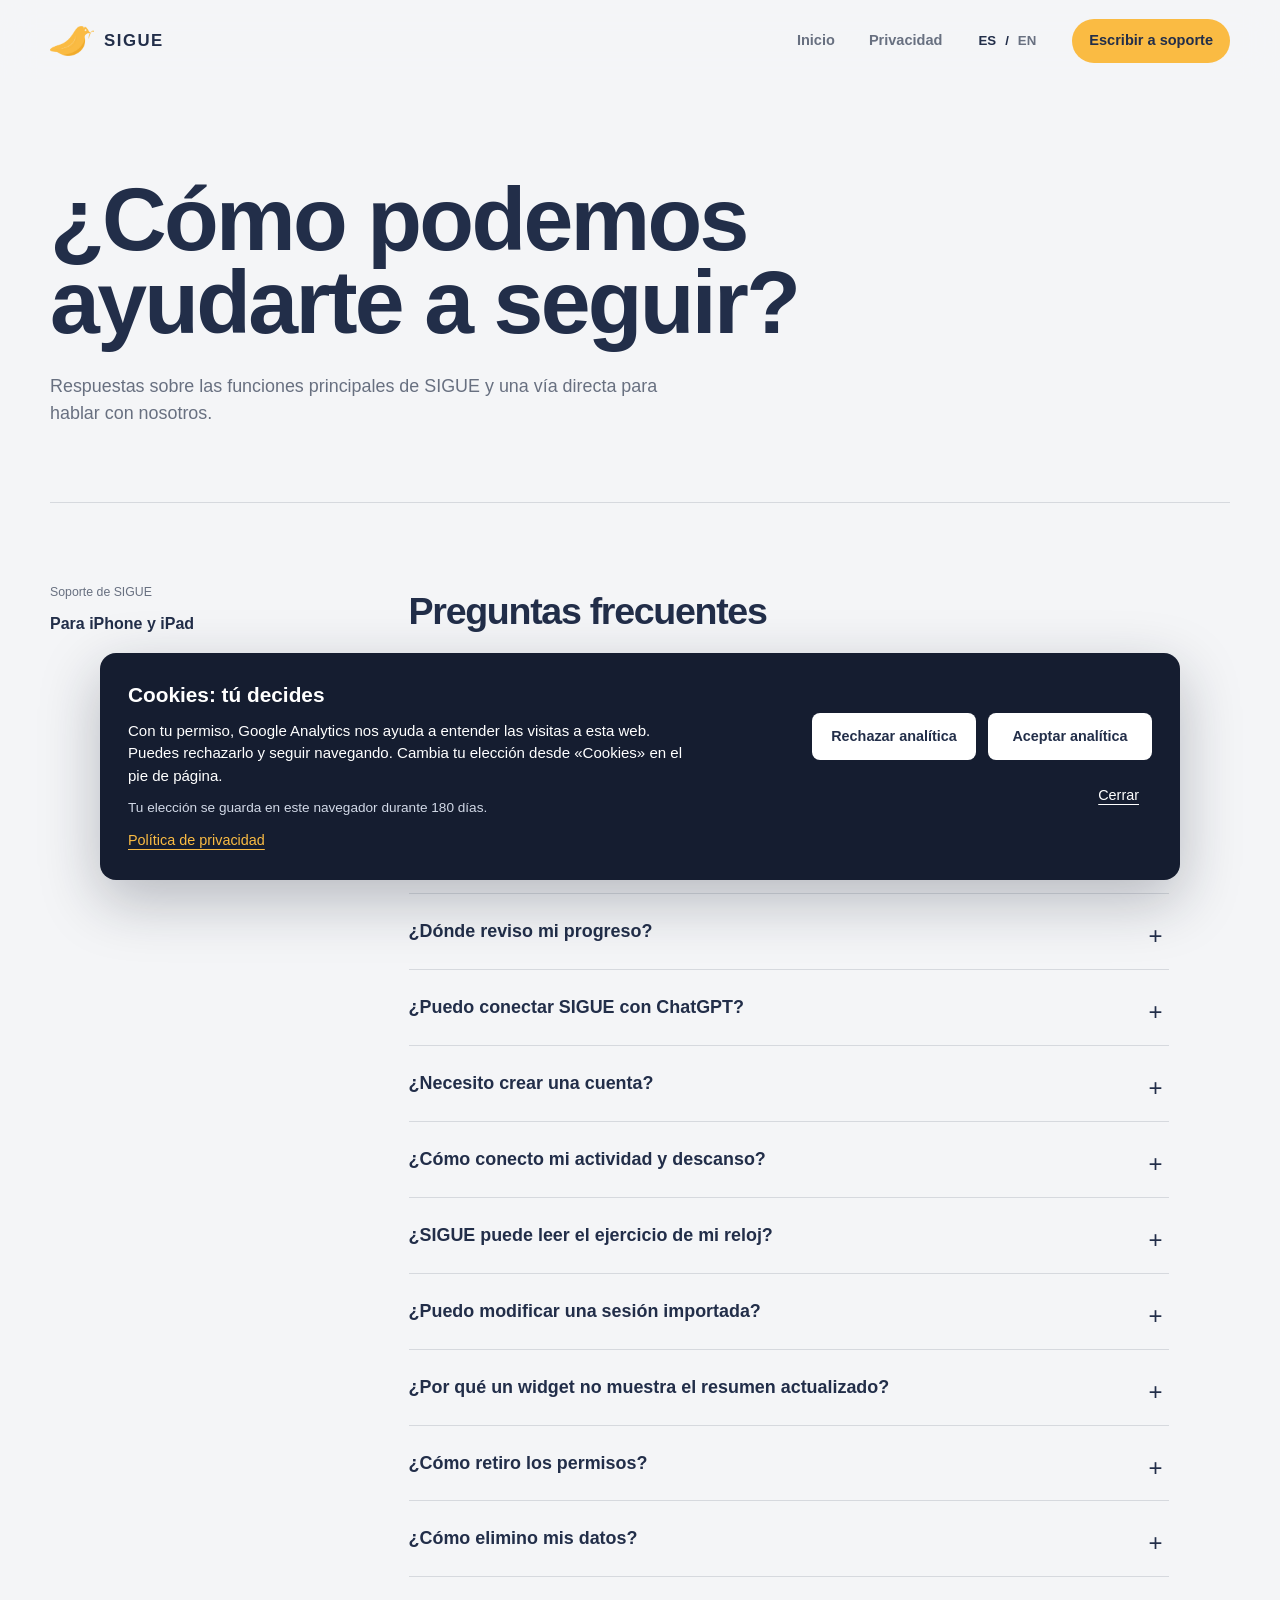
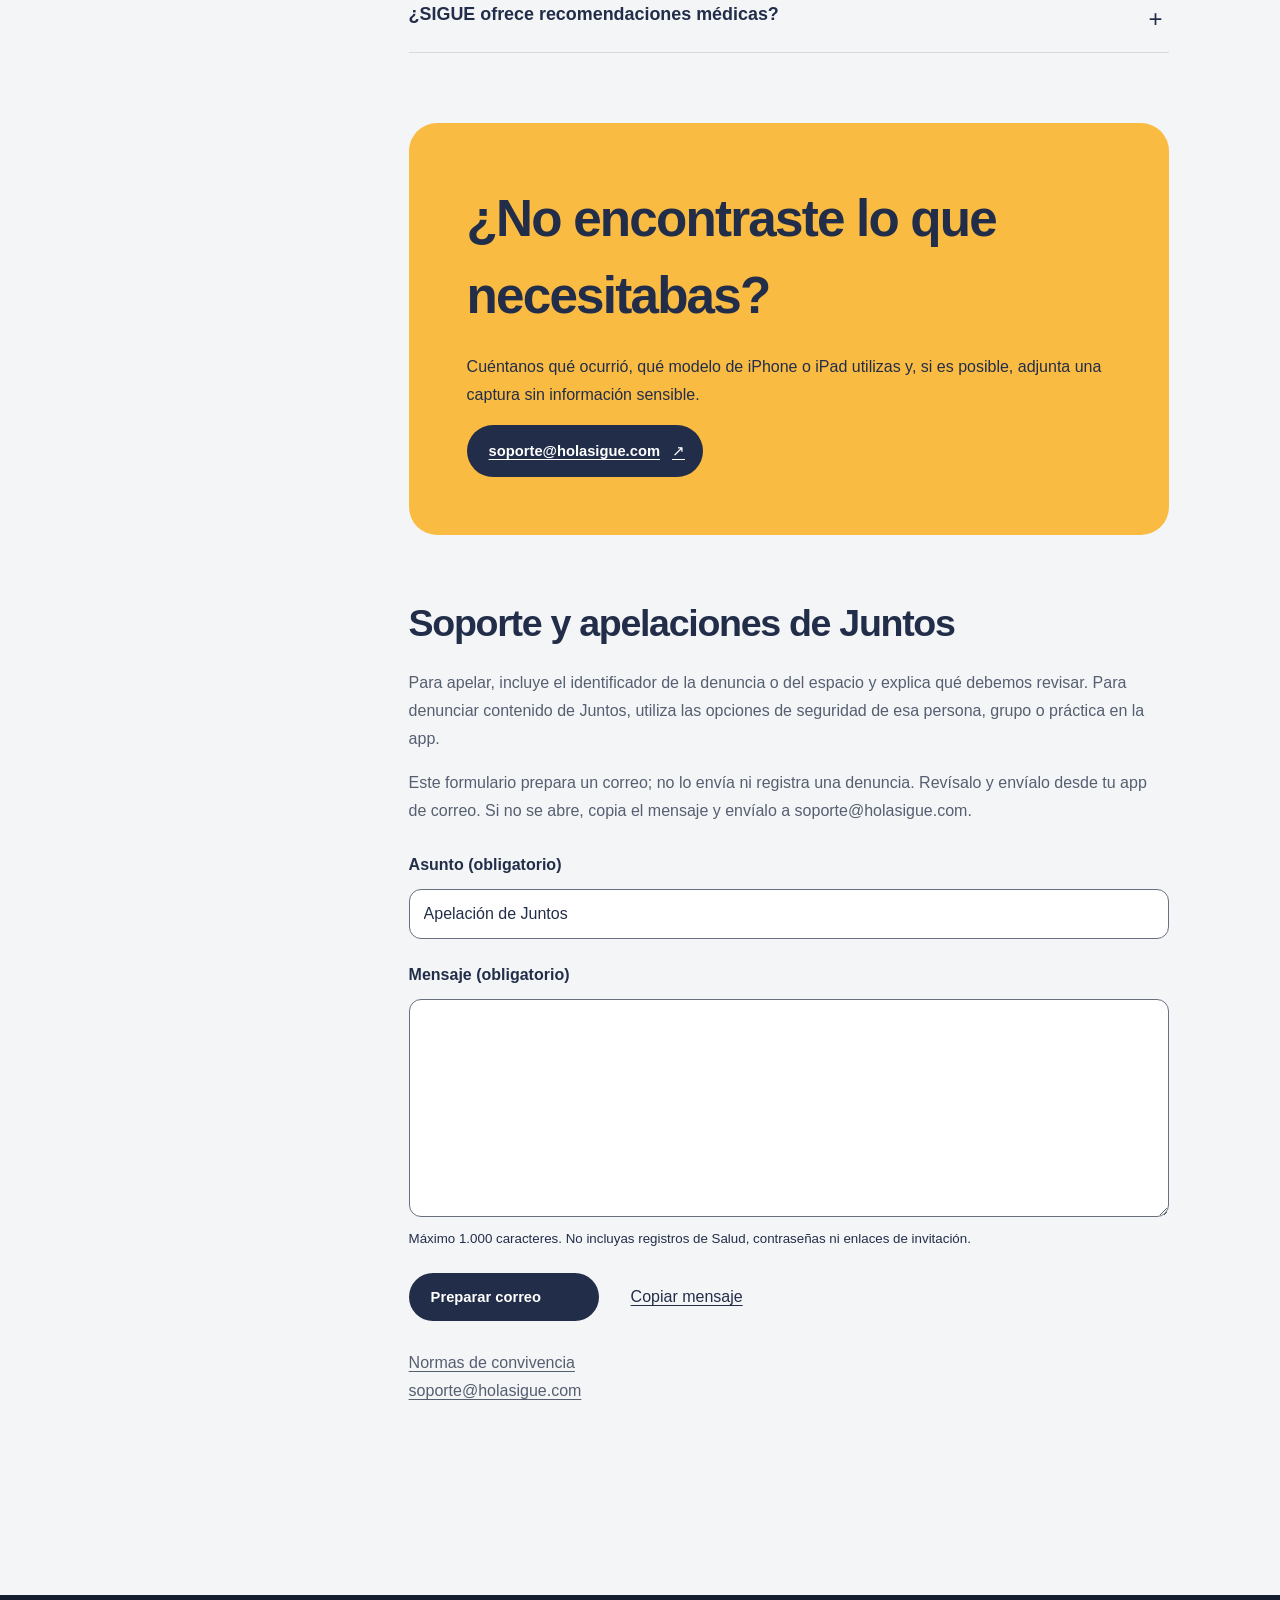
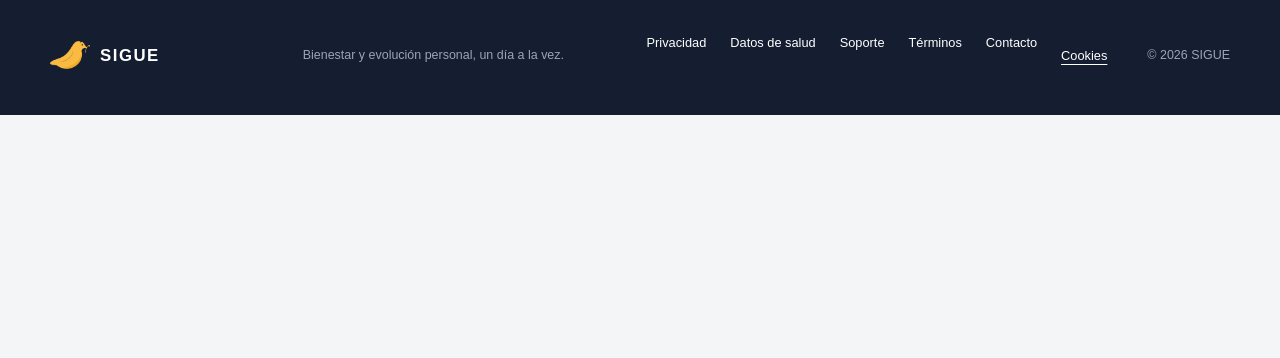
<file: soporte.html>
<!doctype html>
<html lang="es">
<head>
  <meta charset="utf-8">
  <meta name="viewport" content="width=device-width, initial-scale=1">
  <title>Ayuda y soporte — SIGUE</title>
  <meta name="description" content="Encuentra respuestas sobre actividad, descanso, sesiones, widgets y permisos de SIGUE o contacta con soporte.">
  <meta name="theme-color" content="#FCC54E">
  <meta name="robots" content="index, follow">
  <link rel="canonical" href="https://holasigue.com/soporte">
  <link rel="alternate" hreflang="es" href="https://holasigue.com/soporte">
  <link rel="alternate" hreflang="en" href="https://holasigue.com/en/support">
  <link rel="icon" href="assets/sigue-icon.png" type="image/png">
  <link rel="stylesheet" href="css/styles.css">
  <meta property="og:type" content="website">
  <meta property="og:locale" content="es_ES">
  <meta property="og:site_name" content="SIGUE">
  <meta property="og:title" content="Ayuda y soporte — SIGUE">
  <meta property="og:description" content="Respuestas claras para seguir usando SIGUE.">
  <meta property="og:url" content="https://holasigue.com/soporte">
  <link rel="stylesheet" href="/css/cookie-consent.css">
</head>
<body data-language="es">
  <a class="skip-link" href="#contenido">Saltar al contenido</a>
  <header class="site-header" data-header>
    <div class="shell header-inner">
      <a class="brand" href="/es" aria-label="SIGUE, inicio"><img src="assets/sigue-icon.png" alt="" width="44" height="44"><span>SIGUE</span></a>
      <span class="mobile-language-switch language-switch" role="group" aria-label="Idioma"><a href="/soporte" lang="es" aria-current="page" data-language-link="es">ES</a><span aria-hidden="true">/</span><a href="/en/support" lang="en" data-language-link="en">EN</a></span>
      <button class="menu-button" type="button" aria-expanded="false" aria-controls="site-navigation" data-menu-button>
        <span></span><span></span><span class="sr-only">Abrir navegación</span>
      </button>
      <nav class="site-nav" id="site-navigation" aria-label="Navegación principal" data-navigation>
        <a href="/es">Inicio</a>
        <a href="/privacidad">Privacidad</a>
        <span class="language-switch" role="group" aria-label="Idioma"><a href="/soporte" lang="es" aria-current="page" data-language-link="es">ES</a><span aria-hidden="true">/</span><a href="/en/support" lang="en" data-language-link="en">EN</a></span>
        <a class="nav-cta" href="mailto:soporte@holasigue.com">Escribir a soporte</a>
      </nav>
    </div>
  </header>

  <main id="contenido">
    <header class="page-hero shell">
      <h1>¿Cómo podemos<br>ayudarte a seguir?</h1>
      <p>Respuestas sobre las funciones principales de SIGUE y una vía directa para hablar con nosotros.</p>
    </header>

    <div class="legal-layout shell">
      <aside class="legal-aside">
        <p>Soporte de SIGUE</p>
        <strong>Para iPhone y iPad</strong>
      </aside>

      <article class="legal-content support-content">
        <section>
          <h2>Preguntas frecuentes</h2>
          <div class="faq-list">
<details class="faq-item"><summary>¿Qué incluye SIGUE gratis?</summary><p>Puedes cuidar tu base diaria, registrar sesiones, mantener hasta cinco planes activos de Rutina y guardar hasta dos entrenamientos reutilizables de gimnasio. Una serie recurrente cuenta como un plan, no una vez por cada día. Los entrenamientos guardados son plantillas: no hay un límite de dos sesiones por usar la versión gratuita.</p></details>
<details class="faq-item"><summary>¿Qué cambia con Premium?</summary><p>Premium amplía el espacio para planes de Rutina y entrenamientos guardados, permite importar calendarios y crear grupos y desafíos privados en Juntos. Editar planes existentes y usar recordatorios no requiere Premium. Las personas invitadas pueden participar en Juntos gratis.</p></details>
<details class="faq-item"><summary>¿Dónde veo los precios y gestiono mi suscripción?</summary><p>Consulta los planes y las condiciones vigentes en la pantalla de compra de SIGUE. El precio y la moneda se muestran antes de confirmar; no todas las cuentas tienen las mismas ofertas. Premium se vincula a tu cuenta SIGUE. Puedes restaurar compras desde la app y gestionar o cancelar la suscripción desde los ajustes de suscripciones de tu cuenta Apple.</p></details>
<details class="faq-item"><summary>¿Dónde reviso mi progreso?</summary><p>Abre Estadísticas para consultar tus registros por período. Puedes volver a tu base desde Hoy y ajustar tus preferencias desde Perfil.</p></details>
<details class="faq-item"><summary>¿Puedo conectar SIGUE con ChatGPT?</summary><p>La conexión con ChatGPT no está disponible desde esta versión de la app. No la necesitas para usar tu base diaria. Si tienes una autorización anterior y necesitas ayuda para retirarla, escribe a privacidad@holasigue.com.</p></details>

            <details class="faq-item">
              <summary>¿Necesito crear una cuenta?</summary>
              <p>Las funciones personales básicas funcionan sin registro. Para contratar Premium necesitas una cuenta SIGUE. Juntos es opcional y requiere una cuenta SIGUE con Apple, Google o correo electrónico para compartir progreso en grupos.</p>
            </details>
            <details class="faq-item">
              <summary>¿Cómo conecto mi actividad y descanso?</summary>
              <p>Abre Perfil y entra en Actividad y descanso. Antes de conceder el permiso, SIGUE te explica qué datos leerá de Apple Salud. Puedes cambiar esos permisos desde Salud o Ajustes.</p>
            </details>
            <details class="faq-item">
              <summary>¿SIGUE puede leer el ejercicio de mi reloj?</summary>
              <p>Sí, cuando tu reloj o su aplicación escriben entrenamientos compatibles en Apple Salud. SIGUE puede leer esos entrenamientos con tu permiso y reflejarlos junto con las sesiones manuales.</p>
            </details>
            <details class="faq-item">
              <summary>¿Puedo modificar una sesión importada?</summary>
              <p>Puedes revisar y ajustar la información que utiliza SIGUE sin alterar el registro original almacenado en Apple Salud.</p>
            </details>
            <details class="faq-item">
              <summary>¿Por qué un widget no muestra el resumen actualizado?</summary>
              <p>Abre SIGUE para actualizar el resumen y verifica que el widget esté añadido desde la galería de widgets. iOS decide el momento exacto de algunas actualizaciones en segundo plano.</p>
            </details>
            <details class="faq-item">
              <summary>¿Cómo retiro los permisos?</summary>
              <p>Puedes administrar Salud, Movimiento, notificaciones y Live Activities desde Perfil o desde Ajustes de iOS.</p>
            </details>
            <details class="faq-item">
              <summary>¿Cómo elimino mis datos?</summary>
              <p>Para borrar Juntos, ve a Perfil &gt; Cuenta SIGUE &gt; Eliminar cuenta y confirma. Se revocan las sesiones y se elimina el perfil y el progreso social; si administras grupos o desafíos, debes elegir transferirlos o eliminarlos. El proceso puede quedar pendiente mientras Apple confirma la revocación. Borrar la app no elimina esa cuenta. Tus registros personales se guardan localmente y se gestionan por separado; los datos originales de Apple Salud se controlan desde Salud.</p>
            </details>
            <details class="faq-item">
              <summary>¿SIGUE ofrece recomendaciones médicas?</summary>
              <p>No. SIGUE es una aplicación de bienestar general y no sustituye la evaluación, el diagnóstico ni el tratamiento de profesionales sanitarios.</p>
            </details>
          </div>
        </section>

        <section class="support-card">
          <h2>¿No encontraste lo que necesitabas?</h2>
          <p>Cuéntanos qué ocurrió, qué modelo de iPhone o iPad utilizas y, si es posible, adjunta una captura sin información sensible.</p>
          <a class="button button-ink" href="mailto:soporte@holasigue.com">soporte@holasigue.com <span aria-hidden="true">↗</span></a>
        </section>
        <section class="support-appeal" id="apelacion" aria-labelledby="appeal-title">
          <h2 id="appeal-title">Soporte y apelaciones de Juntos</h2>
          <p>Para apelar, incluye el identificador de la denuncia o del espacio y explica qué debemos revisar. Para denunciar contenido de Juntos, utiliza las opciones de seguridad de esa persona, grupo o práctica en la app.</p>
          <p id="appeal-help">Este formulario prepara un correo; no lo envía ni registra una denuncia. Revísalo y envíalo desde tu app de correo. Si no se abre, copia el mensaje y envíalo a soporte@holasigue.com.</p>
          <form class="support-form" action="mailto:soporte@holasigue.com" method="get" data-support-form>
            <label for="support-subject">Asunto (obligatorio)</label>
            <input id="support-subject" name="subject" value="Apelación de Juntos" required maxlength="160" data-required-message="Escribe un asunto, no solo espacios.">
            <label for="support-message">Mensaje (obligatorio)</label>
            <textarea id="support-message" name="body" rows="8" maxlength="1000" required aria-describedby="appeal-help support-message-hint" data-required-message="Escribe un mensaje, no solo espacios."></textarea>
            <small id="support-message-hint">Máximo 1.000 caracteres. No incluyas registros de Salud, contraseñas ni enlaces de invitación.</small>
            <div class="support-form-actions">
              <button class="button button-ink" type="submit">Preparar correo</button>
              <button class="support-copy" type="button" data-support-copy hidden>Copiar mensaje</button>
            </div>
            <p class="support-form-status" role="status" aria-live="polite" data-support-status></p>
          </form>
          <p><a href="/normas-juntos">Normas de convivencia</a><br><a href="mailto:soporte@holasigue.com">soporte@holasigue.com</a></p>
        </section>
      </article>
    </div>
  </main>

  <footer class="site-footer">
    <div class="shell footer-grid">
      <a class="brand footer-brand" href="/es"><img src="assets/sigue-icon.png" alt="" width="40" height="40"><span>SIGUE</span></a>
      <p>Bienestar y evolución personal, un día a la vez.</p>
      <nav aria-label="Enlaces legales"><a href="/privacidad">Privacidad</a><a href="/datos-de-salud">Datos de salud</a><a href="/soporte">Soporte</a><a href="/terminos">Términos</a><a href="mailto:hola@holasigue.com">Contacto</a><button type="button" class="cookie-settings" data-cookie-settings>Cookies</button></nav>
      <small>© <span data-year>2026</span> SIGUE</small>
    </div>
  </footer>
  <script src="js/main.js" defer></script><script src="/js/language.js" defer></script>
  <script src="/js/support.js" defer></script>
  <script src="/js/cookie-consent.js" defer></script>
</body>
</html>
</file>
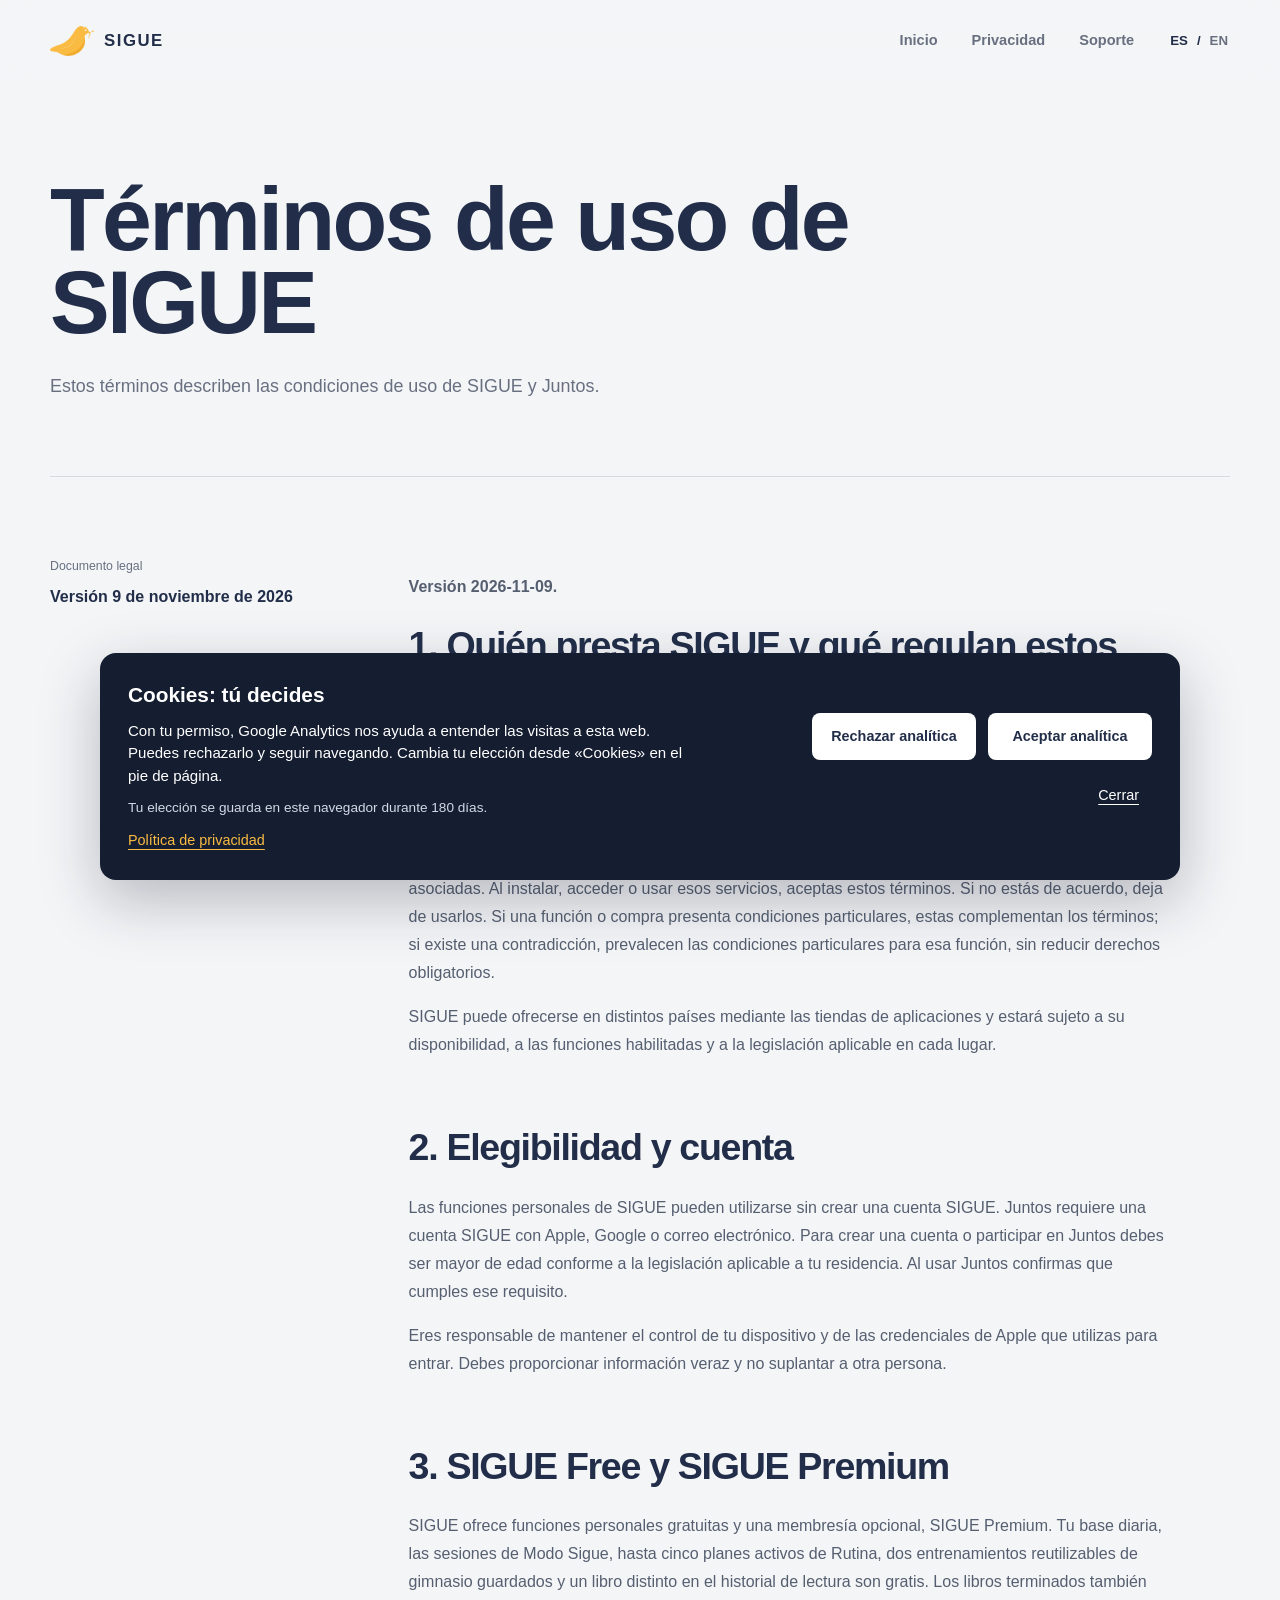
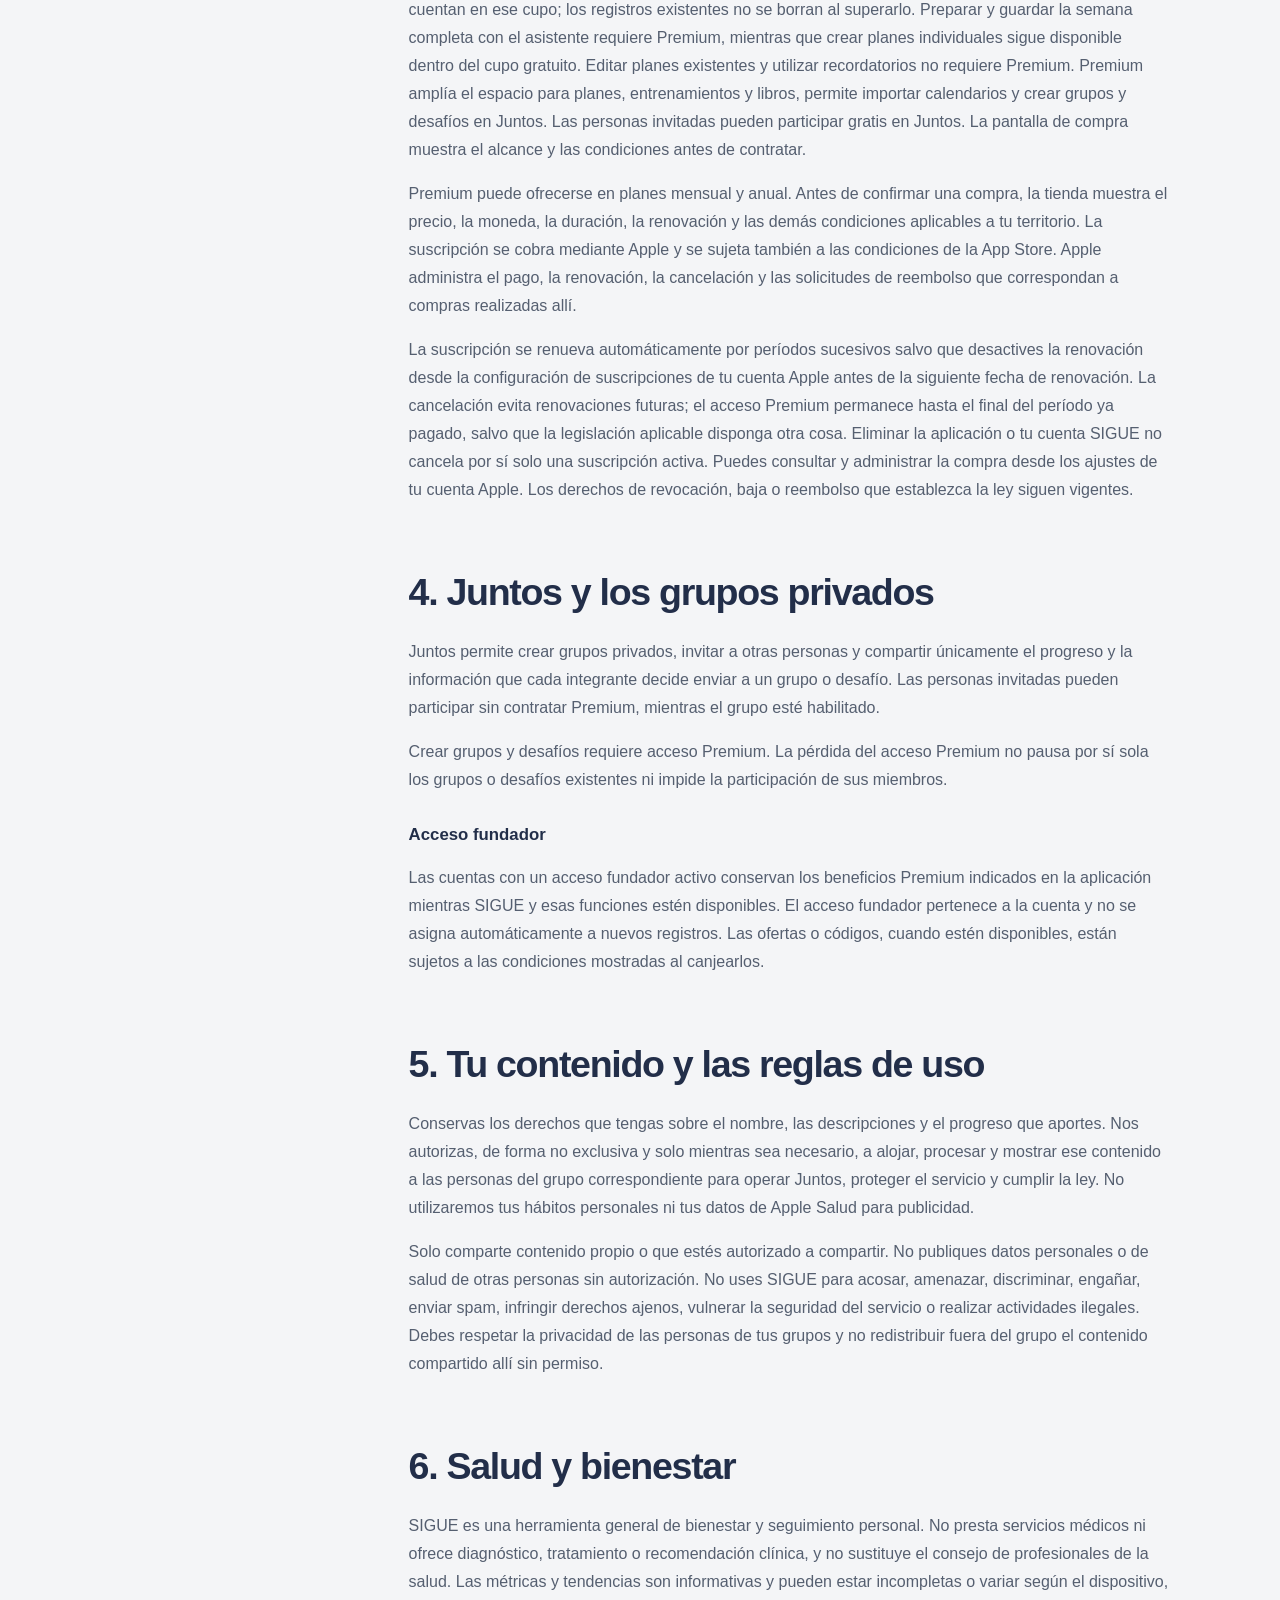
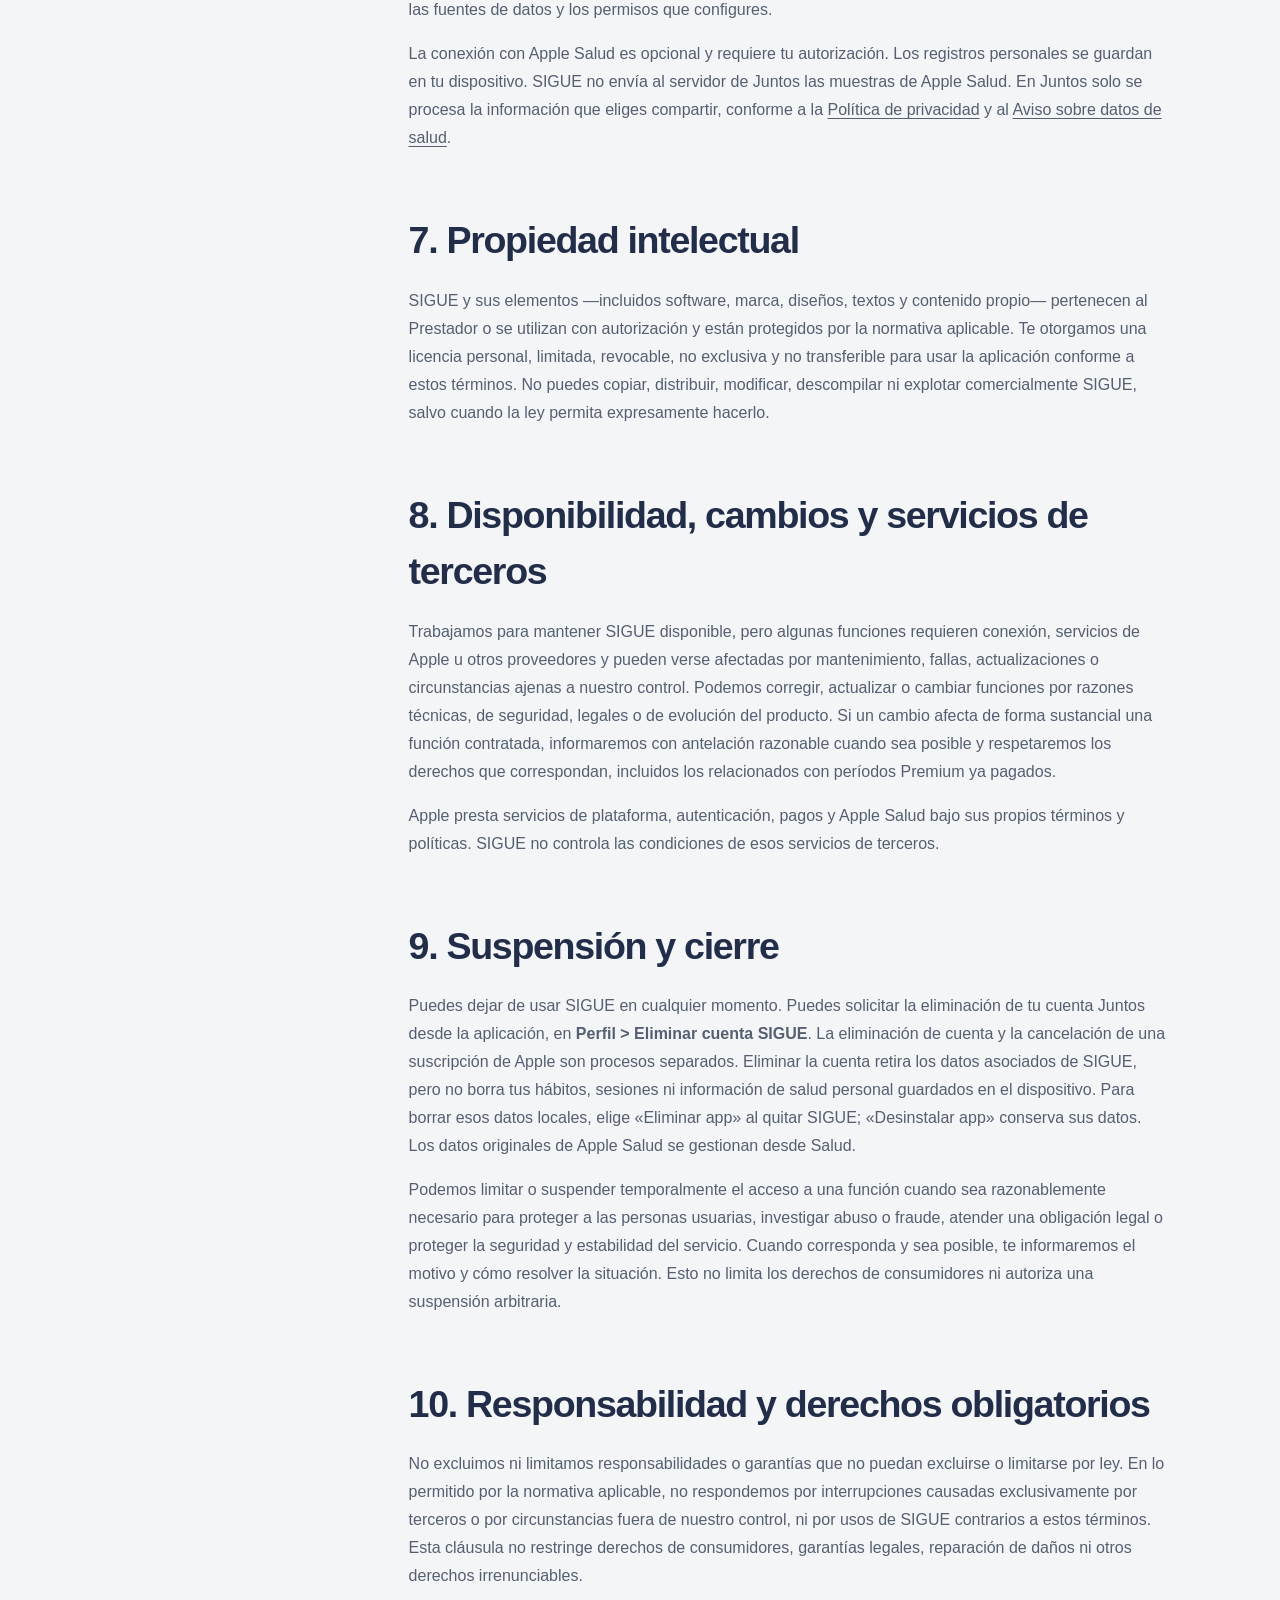
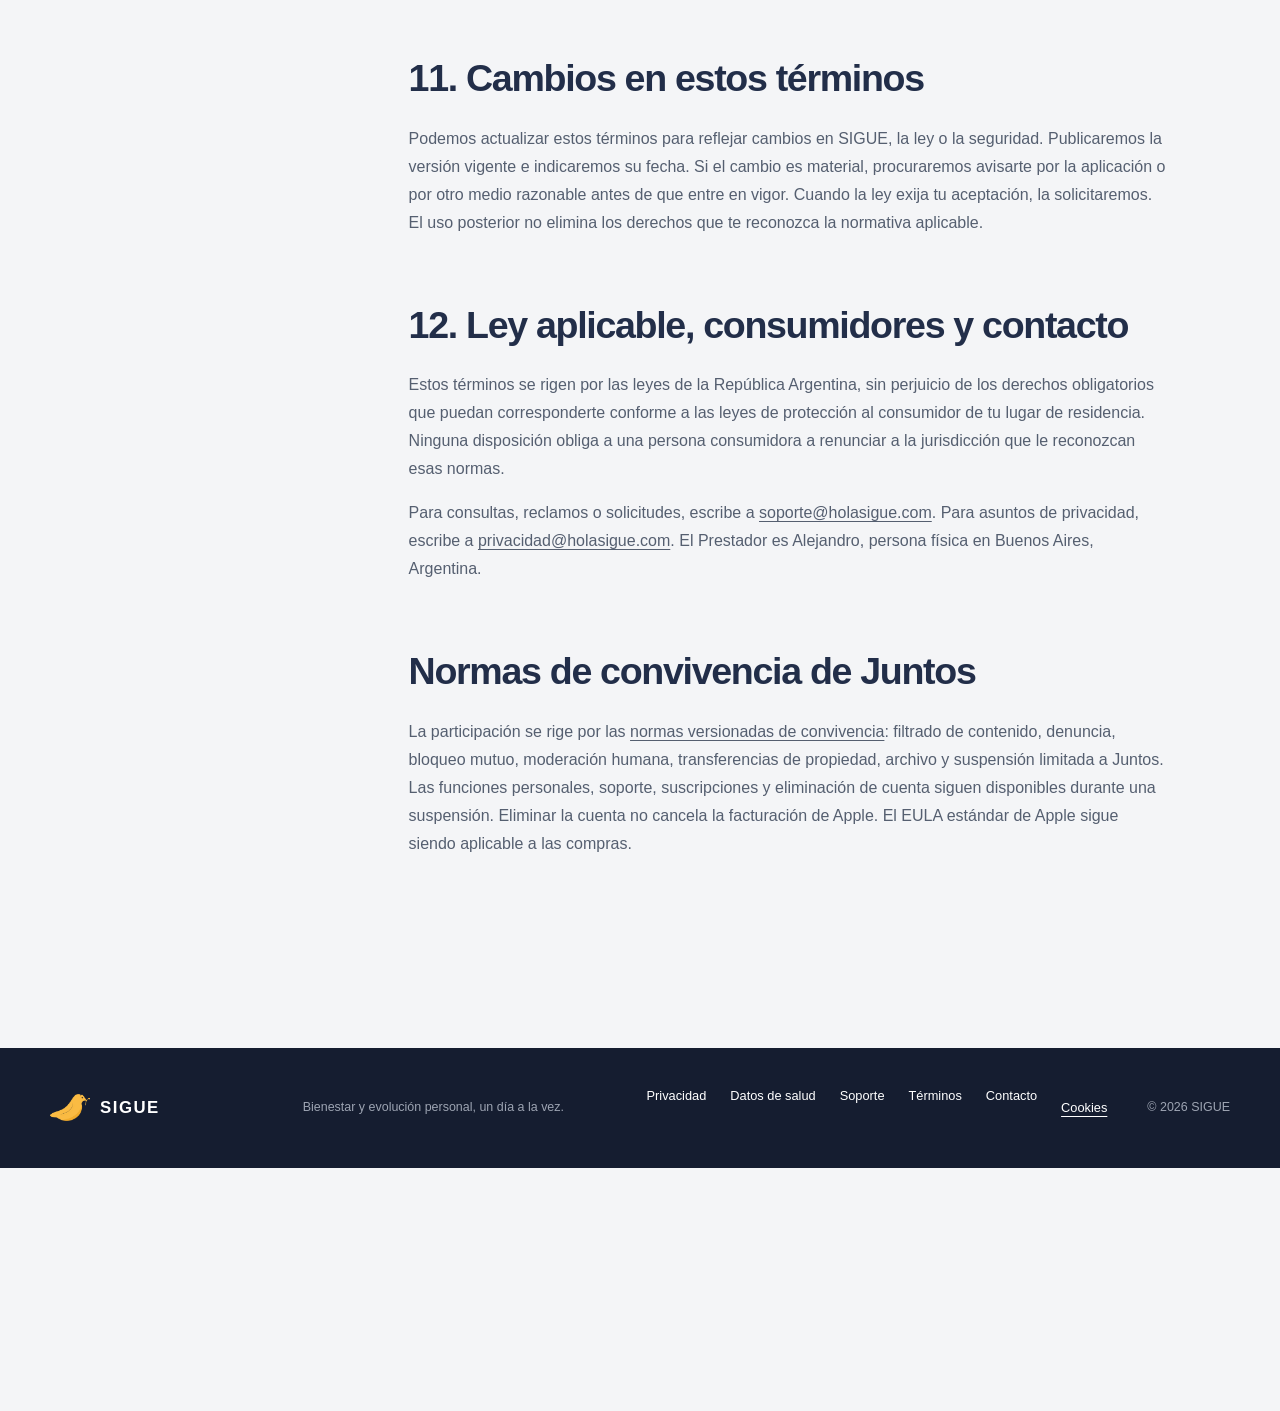
<file: terminos.html>
<!doctype html>
<html lang="es">
<head>
  <meta charset="utf-8">
  <meta name="viewport" content="width=device-width, initial-scale=1">
  <title>Términos de uso — SIGUE</title>
  <meta name="description" content="Términos de uso de SIGUE, la aplicación de bienestar y el servicio Juntos.">
  <meta name="theme-color" content="#FCC54E">
  <meta name="robots" content="noindex, follow">
  <link rel="canonical" href="https://holasigue.com/terminos">
  <link rel="alternate" hreflang="es" href="https://holasigue.com/terminos">
  <link rel="alternate" hreflang="en" href="https://holasigue.com/en/terms">
  <link rel="icon" href="/assets/sigue-icon.png" type="image/png">
  <link rel="stylesheet" href="/css/styles.css">
  <meta property="og:type" content="website">
  <meta property="og:locale" content="es_ES">
  <meta property="og:site_name" content="SIGUE">
  <meta property="og:title" content="Términos de uso — SIGUE">
  <meta property="og:description" content="Términos de uso de SIGUE, la aplicación de bienestar y el servicio Juntos.">
  <meta property="og:url" content="https://holasigue.com/terminos">
  <link rel="stylesheet" href="/css/cookie-consent.css">
</head>
<body data-language="es">
  <a class="skip-link" href="#contenido">Saltar al contenido</a>
  <header class="site-header" data-header><div class="shell header-inner">
    <a class="brand" href="/es" aria-label="SIGUE"><img src="/assets/sigue-icon.png" alt="" width="44" height="44"><span>SIGUE</span></a>
    <span class="mobile-language-switch language-switch" role="group" aria-label="Idioma"><a href="/terminos" lang="es" aria-current="page" data-language-link="es">ES</a><span aria-hidden="true">/</span><a href="/en/terms" lang="en"  data-language-link="en">EN</a></span>
    <button class="menu-button" type="button" aria-expanded="false" aria-controls="site-navigation" data-menu-button><span></span><span></span><span class="sr-only">Abrir navegación</span></button>
    <nav class="site-nav" id="site-navigation" aria-label="Navegación principal" data-navigation><a href="/es">Inicio</a><a href="/privacidad">Privacidad</a><a href="/soporte">Soporte</a><span class="language-switch" role="group" aria-label="Idioma"><a href="/terminos" lang="es" aria-current="page" data-language-link="es">ES</a><span aria-hidden="true">/</span><a href="/en/terms" lang="en"  data-language-link="en">EN</a></span></nav>
  </div></header>
  <main id="contenido">
    <header class="page-hero shell"><h1>Términos de uso de SIGUE</h1><p>Estos términos describen las condiciones de uso de SIGUE y Juntos.</p></header>
    <div class="legal-layout shell"><aside class="legal-aside" aria-label="Documento legal"><p>Documento legal</p><strong>Versión 9 de noviembre de 2026</strong></aside>
      <article class="legal-content">
<p><strong>Versión 2026-11-09.</strong></p>
<section><h2>1. Quién presta SIGUE y qué regulan estos términos</h2>
<p>SIGUE es una aplicación de bienestar personal para iPhone y iPad y el servicio asociado Juntos. El prestador es Alejandro, Buenos Aires, Argentina. Contacto: <a href="mailto:soporte@holasigue.com">soporte@holasigue.com</a> (en adelante, «SIGUE», «nosotros» o «el Prestador»).</p>
<p>Estos términos regulan el acceso y uso de la aplicación SIGUE, Juntos y las páginas y funciones asociadas. Al instalar, acceder o usar esos servicios, aceptas estos términos. Si no estás de acuerdo, deja de usarlos. Si una función o compra presenta condiciones particulares, estas complementan los términos; si existe una contradicción, prevalecen las condiciones particulares para esa función, sin reducir derechos obligatorios.</p>
<p>SIGUE puede ofrecerse en distintos países mediante las tiendas de aplicaciones y estará sujeto a su disponibilidad, a las funciones habilitadas y a la legislación aplicable en cada lugar.</p>
</section>
<section><h2>2. Elegibilidad y cuenta</h2>
<p>Las funciones personales de SIGUE pueden utilizarse sin crear una cuenta SIGUE. Juntos requiere una cuenta SIGUE con Apple, Google o correo electrónico. Para crear una cuenta o participar en Juntos debes ser mayor de edad conforme a la legislación aplicable a tu residencia. Al usar Juntos confirmas que cumples ese requisito.</p>
<p>Eres responsable de mantener el control de tu dispositivo y de las credenciales de Apple que utilizas para entrar. Debes proporcionar información veraz y no suplantar a otra persona.</p>
</section>
<section><h2>3. SIGUE Free y SIGUE Premium</h2>
<p>SIGUE ofrece funciones personales gratuitas y una membresía opcional, SIGUE Premium. Tu base diaria, las sesiones de Modo Sigue, hasta cinco planes activos de Rutina, dos entrenamientos reutilizables de gimnasio guardados y un libro distinto en el historial de lectura son gratis. Los libros terminados también cuentan en ese cupo; los registros existentes no se borran al superarlo. Preparar y guardar la semana completa con el asistente requiere Premium, mientras que crear planes individuales sigue disponible dentro del cupo gratuito. Editar planes existentes y utilizar recordatorios no requiere Premium. Premium amplía el espacio para planes, entrenamientos y libros, permite importar calendarios y crear grupos y desafíos en Juntos. Las personas invitadas pueden participar gratis en Juntos. La pantalla de compra muestra el alcance y las condiciones antes de contratar.</p>
<p>Premium puede ofrecerse en planes mensual y anual. Antes de confirmar una compra, la tienda muestra el precio, la moneda, la duración, la renovación y las demás condiciones aplicables a tu territorio. La suscripción se cobra mediante Apple y se sujeta también a las condiciones de la App Store. Apple administra el pago, la renovación, la cancelación y las solicitudes de reembolso que correspondan a compras realizadas allí.</p>
<p>La suscripción se renueva automáticamente por períodos sucesivos salvo que desactives la renovación desde la configuración de suscripciones de tu cuenta Apple antes de la siguiente fecha de renovación. La cancelación evita renovaciones futuras; el acceso Premium permanece hasta el final del período ya pagado, salvo que la legislación aplicable disponga otra cosa. Eliminar la aplicación o tu cuenta SIGUE no cancela por sí solo una suscripción activa. Puedes consultar y administrar la compra desde los ajustes de tu cuenta Apple. Los derechos de revocación, baja o reembolso que establezca la ley siguen vigentes.</p>
</section>
<section><h2>4. Juntos y los grupos privados</h2>
<p>Juntos permite crear grupos privados, invitar a otras personas y compartir únicamente el progreso y la información que cada integrante decide enviar a un grupo o desafío. Las personas invitadas pueden participar sin contratar Premium, mientras el grupo esté habilitado.</p>
<p>Crear grupos y desafíos requiere acceso Premium. La pérdida del acceso Premium no pausa por sí sola los grupos o desafíos existentes ni impide la participación de sus miembros.</p>
<h3>Acceso fundador</h3>
<p>Las cuentas con un acceso fundador activo conservan los beneficios Premium indicados en la aplicación mientras SIGUE y esas funciones estén disponibles. El acceso fundador pertenece a la cuenta y no se asigna automáticamente a nuevos registros. Las ofertas o códigos, cuando estén disponibles, están sujetos a las condiciones mostradas al canjearlos.</p>
</section>
<section><h2>5. Tu contenido y las reglas de uso</h2>
<p>Conservas los derechos que tengas sobre el nombre, las descripciones y el progreso que aportes. Nos autorizas, de forma no exclusiva y solo mientras sea necesario, a alojar, procesar y mostrar ese contenido a las personas del grupo correspondiente para operar Juntos, proteger el servicio y cumplir la ley. No utilizaremos tus hábitos personales ni tus datos de Apple Salud para publicidad.</p>
<p>Solo comparte contenido propio o que estés autorizado a compartir. No publiques datos personales o de salud de otras personas sin autorización. No uses SIGUE para acosar, amenazar, discriminar, engañar, enviar spam, infringir derechos ajenos, vulnerar la seguridad del servicio o realizar actividades ilegales. Debes respetar la privacidad de las personas de tus grupos y no redistribuir fuera del grupo el contenido compartido allí sin permiso.</p>
</section>
<section><h2>6. Salud y bienestar</h2>
<p>SIGUE es una herramienta general de bienestar y seguimiento personal. No presta servicios médicos ni ofrece diagnóstico, tratamiento o recomendación clínica, y no sustituye el consejo de profesionales de la salud. Las métricas y tendencias son informativas y pueden estar incompletas o variar según el dispositivo, las fuentes de datos y los permisos que configures.</p>
<p>La conexión con Apple Salud es opcional y requiere tu autorización. Los registros personales se guardan en tu dispositivo. SIGUE no envía al servidor de Juntos las muestras de Apple Salud. En Juntos solo se procesa la información que eliges compartir, conforme a la <a href="/privacidad">Política de privacidad</a> y al <a href="/datos-de-salud">Aviso sobre datos de salud</a>.</p>
</section>
<section><h2>7. Propiedad intelectual</h2>
<p>SIGUE y sus elementos —incluidos software, marca, diseños, textos y contenido propio— pertenecen al Prestador o se utilizan con autorización y están protegidos por la normativa aplicable. Te otorgamos una licencia personal, limitada, revocable, no exclusiva y no transferible para usar la aplicación conforme a estos términos. No puedes copiar, distribuir, modificar, descompilar ni explotar comercialmente SIGUE, salvo cuando la ley permita expresamente hacerlo.</p>
</section>
<section><h2>8. Disponibilidad, cambios y servicios de terceros</h2>
<p>Trabajamos para mantener SIGUE disponible, pero algunas funciones requieren conexión, servicios de Apple u otros proveedores y pueden verse afectadas por mantenimiento, fallas, actualizaciones o circunstancias ajenas a nuestro control. Podemos corregir, actualizar o cambiar funciones por razones técnicas, de seguridad, legales o de evolución del producto. Si un cambio afecta de forma sustancial una función contratada, informaremos con antelación razonable cuando sea posible y respetaremos los derechos que correspondan, incluidos los relacionados con períodos Premium ya pagados.</p>
<p>Apple presta servicios de plataforma, autenticación, pagos y Apple Salud bajo sus propios términos y políticas. SIGUE no controla las condiciones de esos servicios de terceros.</p>
</section>
<section><h2>9. Suspensión y cierre</h2>
<p>Puedes dejar de usar SIGUE en cualquier momento. Puedes solicitar la eliminación de tu cuenta Juntos desde la aplicación, en <strong>Perfil &gt; Eliminar cuenta SIGUE</strong>. La eliminación de cuenta y la cancelación de una suscripción de Apple son procesos separados. Eliminar la cuenta retira los datos asociados de SIGUE, pero no borra tus hábitos, sesiones ni información de salud personal guardados en el dispositivo. Para borrar esos datos locales, elige «Eliminar app» al quitar SIGUE; «Desinstalar app» conserva sus datos. Los datos originales de Apple Salud se gestionan desde Salud.</p>
<p>Podemos limitar o suspender temporalmente el acceso a una función cuando sea razonablemente necesario para proteger a las personas usuarias, investigar abuso o fraude, atender una obligación legal o proteger la seguridad y estabilidad del servicio. Cuando corresponda y sea posible, te informaremos el motivo y cómo resolver la situación. Esto no limita los derechos de consumidores ni autoriza una suspensión arbitraria.</p>
</section>
<section><h2>10. Responsabilidad y derechos obligatorios</h2>
<p>No excluimos ni limitamos responsabilidades o garantías que no puedan excluirse o limitarse por ley. En lo permitido por la normativa aplicable, no respondemos por interrupciones causadas exclusivamente por terceros o por circunstancias fuera de nuestro control, ni por usos de SIGUE contrarios a estos términos. Esta cláusula no restringe derechos de consumidores, garantías legales, reparación de daños ni otros derechos irrenunciables.</p>
</section>
<section><h2>11. Cambios en estos términos</h2>
<p>Podemos actualizar estos términos para reflejar cambios en SIGUE, la ley o la seguridad. Publicaremos la versión vigente e indicaremos su fecha. Si el cambio es material, procuraremos avisarte por la aplicación o por otro medio razonable antes de que entre en vigor. Cuando la ley exija tu aceptación, la solicitaremos. El uso posterior no elimina los derechos que te reconozca la normativa aplicable.</p>
</section>
<section><h2>12. Ley aplicable, consumidores y contacto</h2>
<p>Estos términos se rigen por las leyes de la República Argentina, sin perjuicio de los derechos obligatorios que puedan corresponderte conforme a las leyes de protección al consumidor de tu lugar de residencia. Ninguna disposición obliga a una persona consumidora a renunciar a la jurisdicción que le reconozcan esas normas.</p>
<p>Para consultas, reclamos o solicitudes, escribe a <a href="mailto:soporte@holasigue.com">soporte@holasigue.com</a>. Para asuntos de privacidad, escribe a <a href="mailto:privacidad@holasigue.com">privacidad@holasigue.com</a>. El Prestador es Alejandro, persona física en Buenos Aires, Argentina. </p>
</section>
      <section><h2>Normas de convivencia de Juntos</h2><p>La participación se rige por las <a href="/normas-juntos">normas versionadas de convivencia</a>: filtrado de contenido, denuncia, bloqueo mutuo, moderación humana, transferencias de propiedad, archivo y suspensión limitada a Juntos. Las funciones personales, soporte, suscripciones y eliminación de cuenta siguen disponibles durante una suspensión. Eliminar la cuenta no cancela la facturación de Apple. El EULA estándar de Apple sigue siendo aplicable a las compras.</p></section></article>
    </div>
  </main>
  <footer class="site-footer"><div class="shell footer-grid"><a class="brand footer-brand" href="/es"><img src="/assets/sigue-icon.png" alt="" width="40" height="40"><span>SIGUE</span></a><p>Bienestar y evolución personal, un día a la vez.</p><nav aria-label="Enlaces legales"><a href="/privacidad">Privacidad</a><a href="/datos-de-salud">Datos de salud</a><a href="/soporte">Soporte</a><a href="/terminos">Términos</a><a href="mailto:hola@holasigue.com">Contacto</a><button type="button" class="cookie-settings" data-cookie-settings>Cookies</button></nav><small>© <span data-year>2026</span> SIGUE</small></div></footer>
  <script src="/js/main.js" defer></script><script src="/js/language.js" defer></script>
  <script src="/js/cookie-consent.js" defer></script>
</body>
</html>
</file>
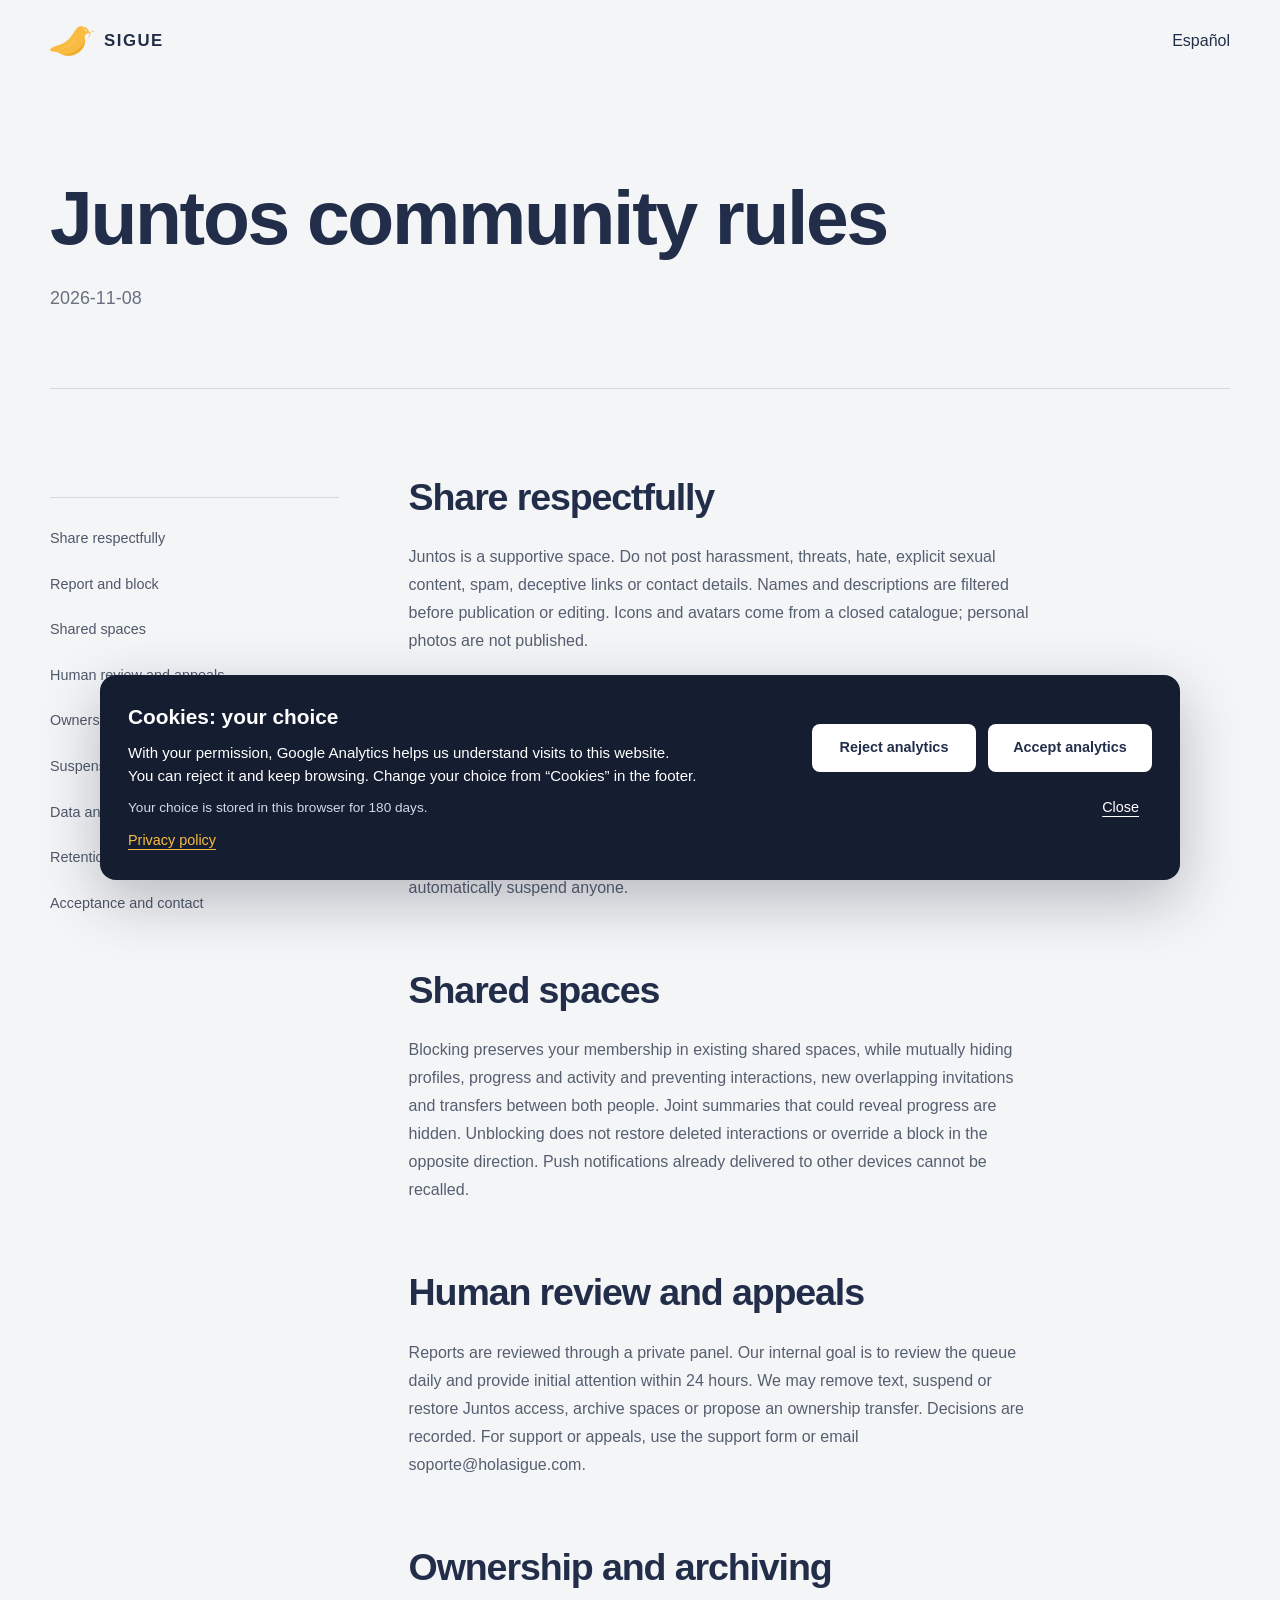
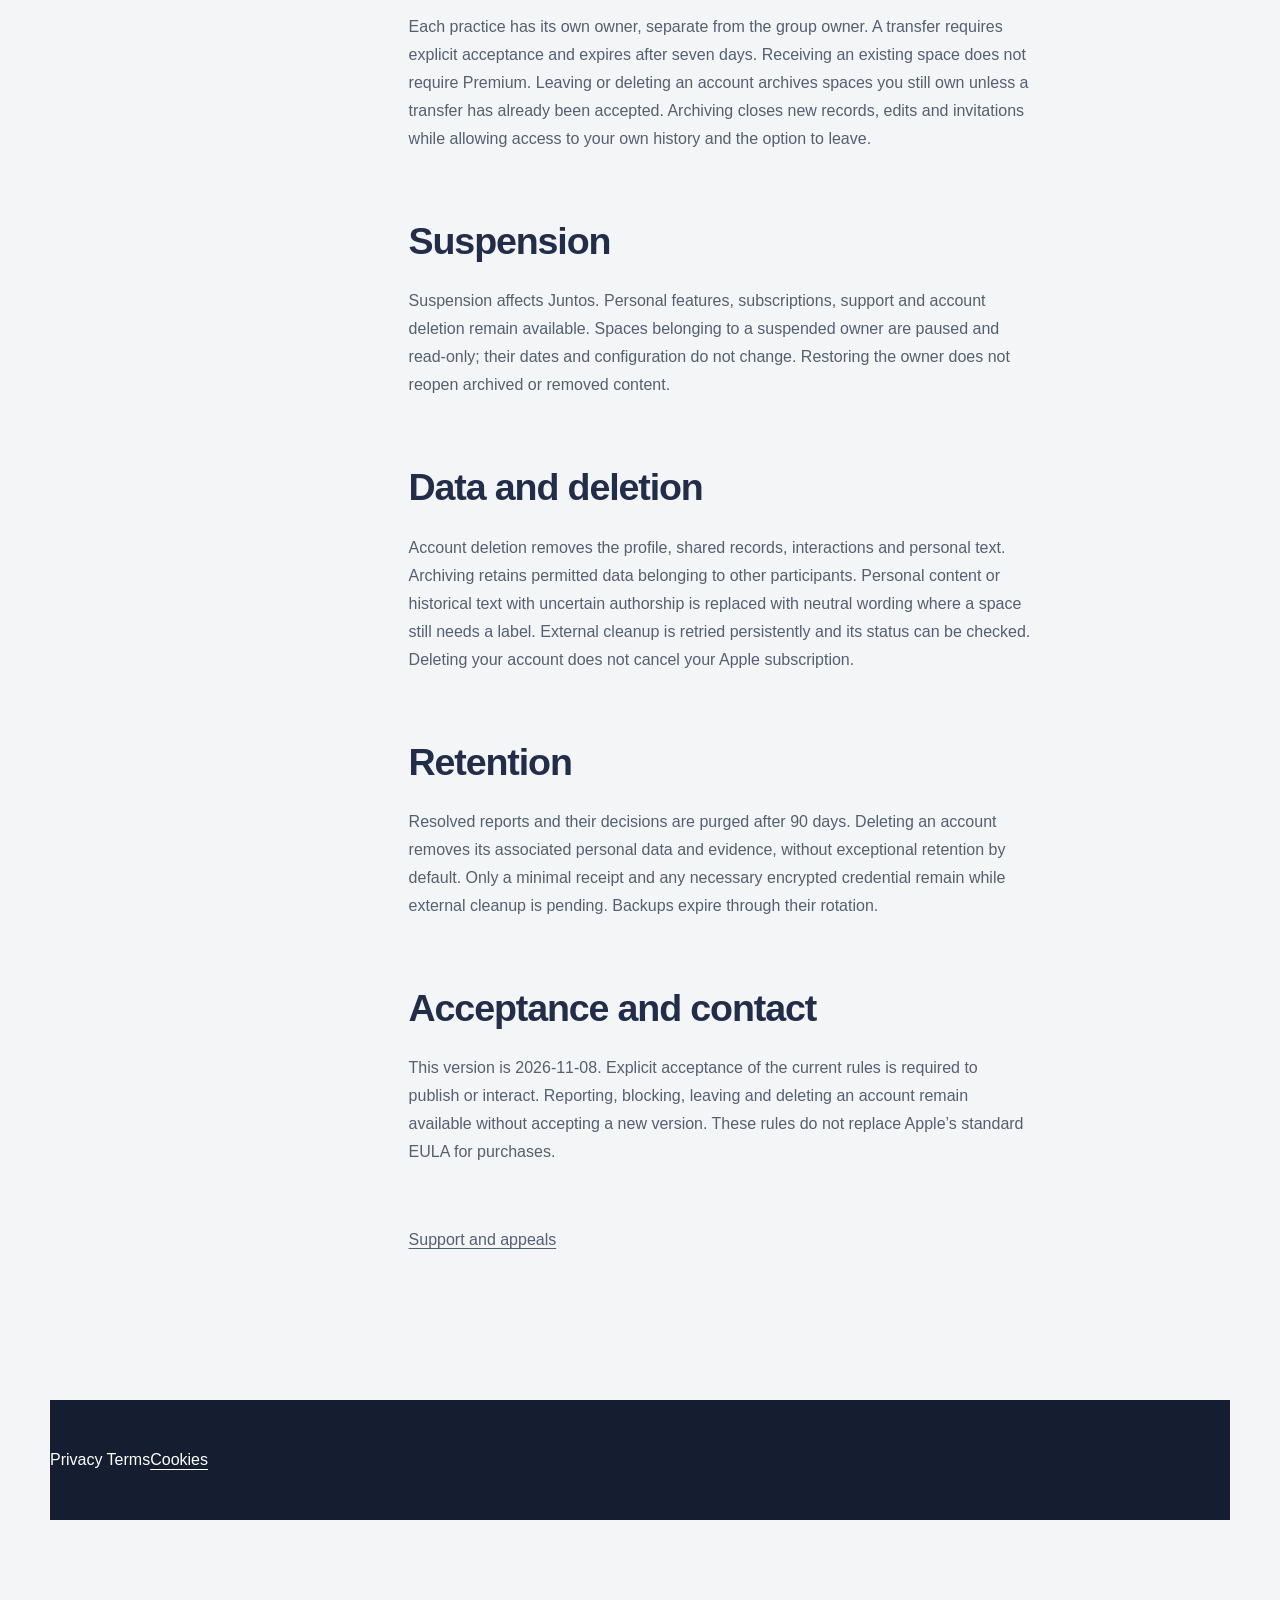
<file: en/community.html>
<!doctype html><html lang="en"><head><meta charset="utf-8"><meta name="viewport" content="width=device-width, initial-scale=1"><title>Juntos community rules — SIGUE</title><link rel="canonical" href="https://holasigue.com/en/community"><link rel="stylesheet" href="/css/styles.css"><link rel="icon" href="/assets/sigue-icon.png">  <link rel="stylesheet" href="/css/cookie-consent.css">
</head><body class="privacy-page"><header class="site-header"><div class="shell header-inner"><a class="brand" href="/en"><img src="/assets/sigue-icon.png" alt="" width="44" height="44"><span>SIGUE</span></a><nav aria-label="Language"><a href="/normas-juntos" lang="es">Español</a></nav></div></header><main id="contenido"><header class="page-hero shell"><h1>Juntos community rules</h1><p>2026-11-08</p></header><div class="legal-layout shell"><aside class="legal-aside"><nav class="legal-index"><a href="#rule-0">Share respectfully</a><a href="#rule-1">Report and block</a><a href="#rule-2">Shared spaces</a><a href="#rule-3">Human review and appeals</a><a href="#rule-4">Ownership and archiving</a><a href="#rule-5">Suspension</a><a href="#rule-6">Data and deletion</a><a href="#rule-7">Retention</a><a href="#rule-8">Acceptance and contact</a></nav></aside><article class="legal-content"><section id="rule-0"><h2>Share respectfully</h2><p>Juntos is a supportive space. Do not post harassment, threats, hate, explicit sexual content, spam, deceptive links or contact details. Names and descriptions are filtered before publication or editing. Icons and avatars come from a closed catalogue; personal photos are not published.</p></section><section id="rule-1"><h2>Report and block</h2><p>You can report participants, groups and practices through their safety options, with an optional comment of up to 1,000 characters. The reporter’s identity is not shared with the reported person. Check the status under Profile → Juntos safety. A report does not automatically suspend anyone.</p></section><section id="rule-2"><h2>Shared spaces</h2><p>Blocking preserves your membership in existing shared spaces, while mutually hiding profiles, progress and activity and preventing interactions, new overlapping invitations and transfers between both people. Joint summaries that could reveal progress are hidden. Unblocking does not restore deleted interactions or override a block in the opposite direction. Push notifications already delivered to other devices cannot be recalled.</p></section><section id="rule-3"><h2>Human review and appeals</h2><p>Reports are reviewed through a private panel. Our internal goal is to review the queue daily and provide initial attention within 24 hours. We may remove text, suspend or restore Juntos access, archive spaces or propose an ownership transfer. Decisions are recorded. For support or appeals, use the support form or email soporte@holasigue.com.</p></section><section id="rule-4"><h2>Ownership and archiving</h2><p>Each practice has its own owner, separate from the group owner. A transfer requires explicit acceptance and expires after seven days. Receiving an existing space does not require Premium. Leaving or deleting an account archives spaces you still own unless a transfer has already been accepted. Archiving closes new records, edits and invitations while allowing access to your own history and the option to leave.</p></section><section id="rule-5"><h2>Suspension</h2><p>Suspension affects Juntos. Personal features, subscriptions, support and account deletion remain available. Spaces belonging to a suspended owner are paused and read-only; their dates and configuration do not change. Restoring the owner does not reopen archived or removed content.</p></section><section id="rule-6"><h2>Data and deletion</h2><p>Account deletion removes the profile, shared records, interactions and personal text. Archiving retains permitted data belonging to other participants. Personal content or historical text with uncertain authorship is replaced with neutral wording where a space still needs a label. External cleanup is retried persistently and its status can be checked. Deleting your account does not cancel your Apple subscription.</p></section><section id="rule-7"><h2>Retention</h2><p>Resolved reports and their decisions are purged after 90 days. Deleting an account removes its associated personal data and evidence, without exceptional retention by default. Only a minimal receipt and any necessary encrypted credential remain while external cleanup is pending. Backups expire through their rotation.</p></section><section id="rule-8"><h2>Acceptance and contact</h2><p>This version is 2026-11-08. Explicit acceptance of the current rules is required to publish or interact. Reporting, blocking, leaving and deleting an account remain available without accepting a new version. These rules do not replace Apple’s standard EULA for purchases.</p></section><p><a href="/en/support">Support and appeals</a></p></article></div></main><footer class="site-footer shell"><nav><a href="/en/privacy">Privacy</a> <a href="/en/terms">Terms</a><button type="button" class="cookie-settings" data-cookie-settings>Cookies</button></nav></footer>  <script src="/js/cookie-consent.js" defer></script>
</body></html>
</file>
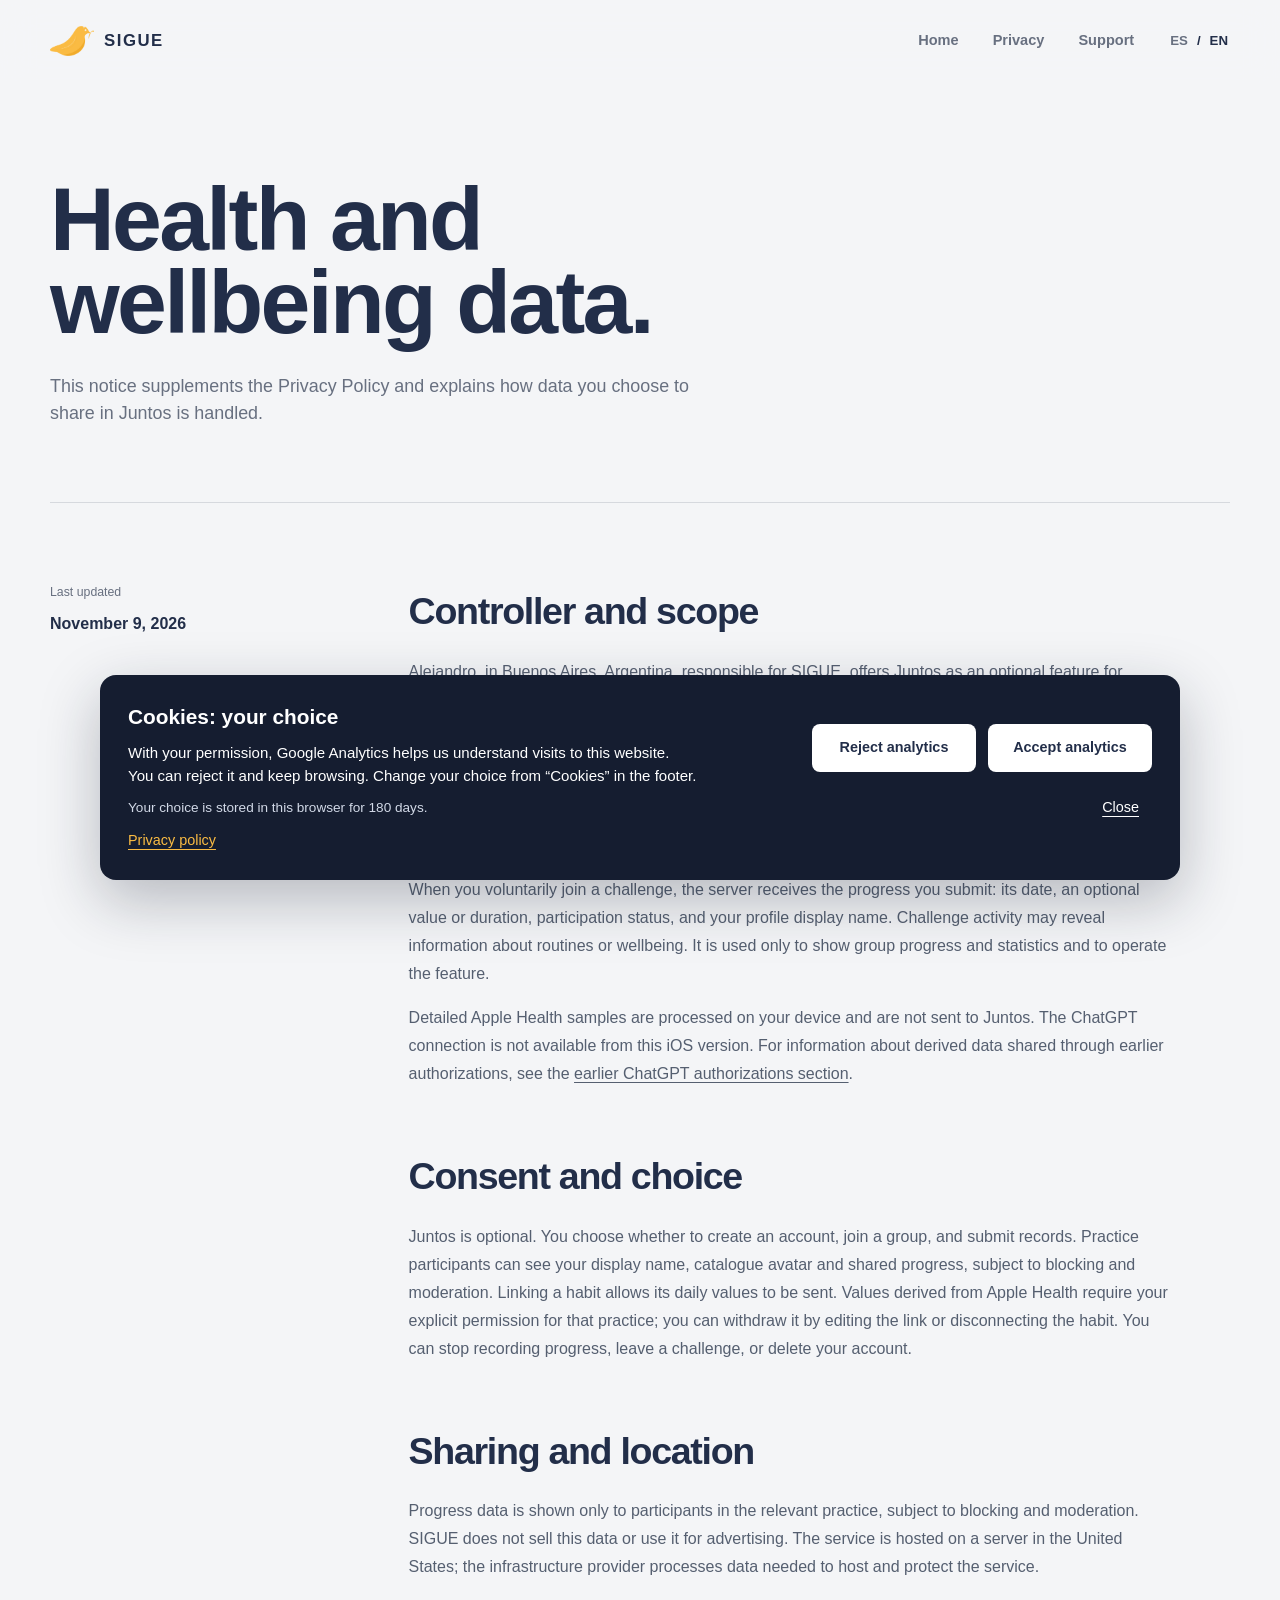
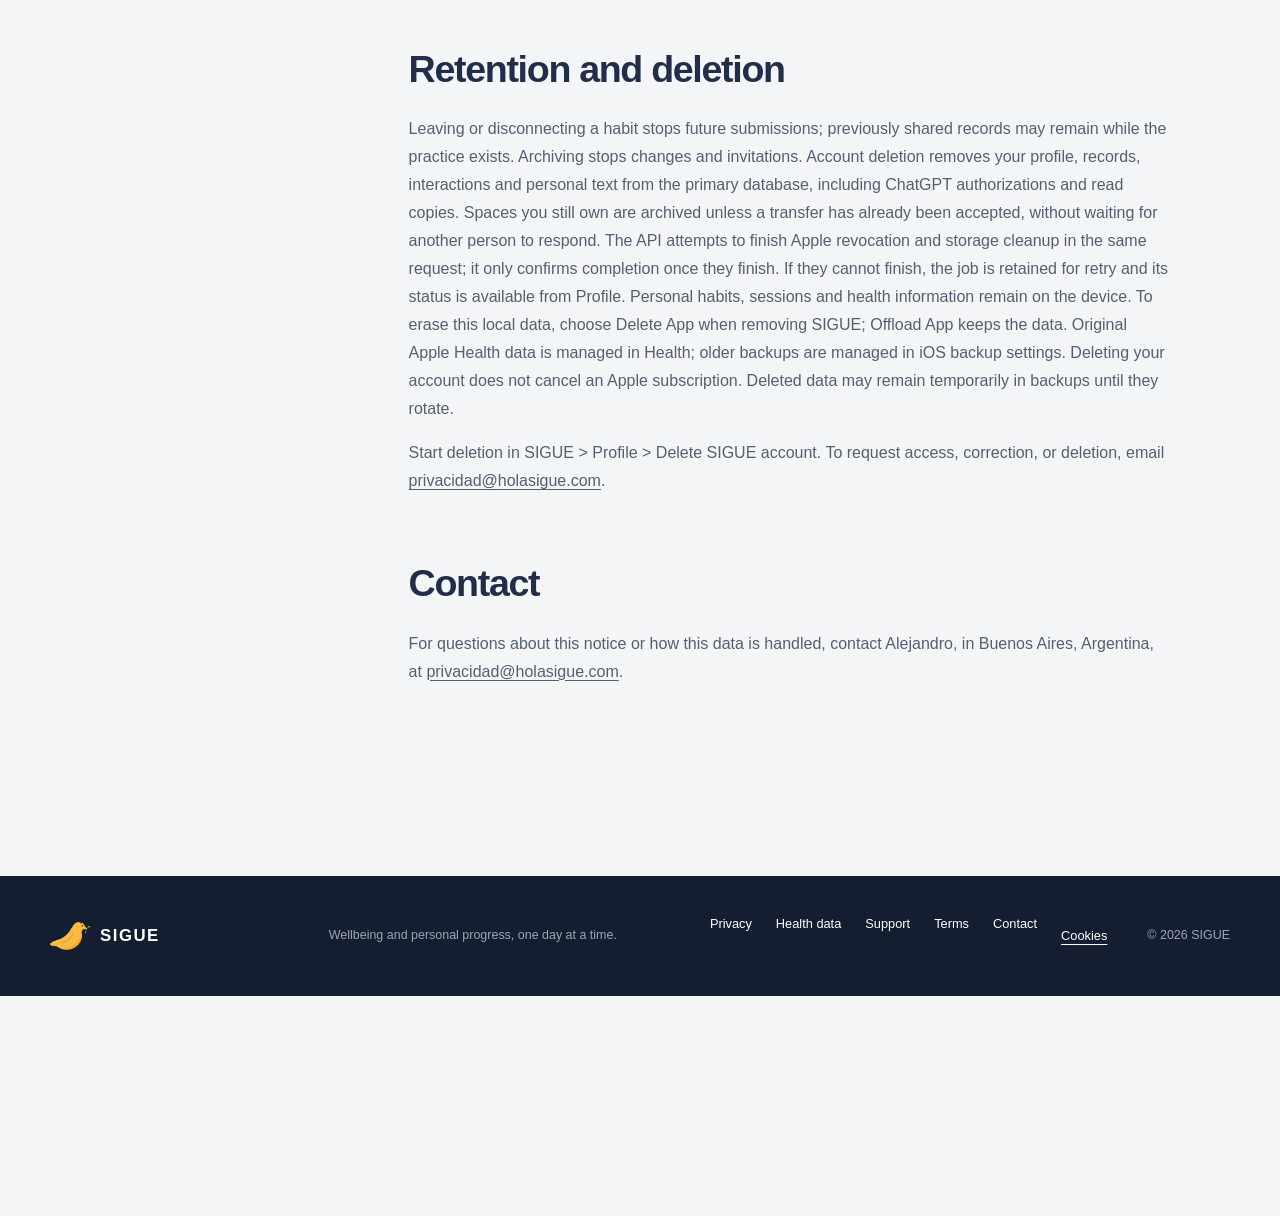
<file: en/health-data.html>
<!doctype html>
<html lang="en">
<head>
  <meta charset="utf-8">
  <meta name="viewport" content="width=device-width, initial-scale=1">
  <title>Health and Wellbeing Data Privacy — SIGUE</title>
  <meta name="description" content="How SIGUE handles health and wellbeing data you choose to share in Juntos.">
  <meta name="theme-color" content="#FCC54E">
  <link rel="canonical" href="https://holasigue.com/en/health-data">
  <link rel="alternate" hreflang="en" href="https://holasigue.com/en/health-data">
  <link rel="alternate" hreflang="es" href="https://holasigue.com/datos-de-salud">
  <link rel="icon" href="/assets/sigue-icon.png" type="image/png">
  <link rel="stylesheet" href="/css/styles.css">
  <link rel="stylesheet" href="/css/cookie-consent.css">
</head>
<body data-language="en">
  <a class="skip-link" href="#contenido">Skip to content</a>
  <header class="site-header" data-header><div class="shell header-inner">
    <a class="brand" href="/en" aria-label="SIGUE, home"><img src="/assets/sigue-icon.png" alt="" width="44" height="44"><span>SIGUE</span></a>
    <span class="mobile-language-switch language-switch" role="group" aria-label="Language"><a href="/datos-de-salud" lang="es" data-language-link="es">ES</a><span aria-hidden="true">/</span><a href="/en/health-data" lang="en" aria-current="page" data-language-link="en">EN</a></span>
    <button class="menu-button" type="button" aria-expanded="false" aria-controls="site-navigation" data-menu-button><span></span><span></span><span class="sr-only">Open navigation</span></button>
    <nav class="site-nav" id="site-navigation" aria-label="Main navigation" data-navigation><a href="/en">Home</a><a href="/en/privacy">Privacy</a><a href="/en/support">Support</a><span class="language-switch" role="group" aria-label="Language"><a href="/datos-de-salud" lang="es" data-language-link="es">ES</a><span aria-hidden="true">/</span><a href="/en/health-data" lang="en" aria-current="page" data-language-link="en">EN</a></span></nav>
  </div></header>
  <main id="contenido">
    <header class="page-hero shell"><h1>Health and<br>wellbeing data.</h1><p>This notice supplements the <a href="/en/privacy">Privacy Policy</a> and explains how data you choose to share in Juntos is handled.</p></header>
    <div class="legal-layout shell"><aside class="legal-aside" aria-label="Document information"><p>Last updated</p><strong>November 9, 2026</strong></aside>
      <article class="legal-content">
        <section><h2>Controller and scope</h2><p>Alejandro, in Buenos Aires, Argentina, responsible for SIGUE, offers Juntos as an optional feature for adults. This notice describes the categories of health and wellbeing data that may be processed when you use it. Your personal records are saved on the device.</p></section>
        <section><h2>What data and why</h2><p>When you voluntarily join a challenge, the server receives the progress you submit: its date, an optional value or duration, participation status, and your profile display name. Challenge activity may reveal information about routines or wellbeing. It is used only to show group progress and statistics and to operate the feature.</p><p>Detailed Apple Health samples are processed on your device and are not sent to Juntos. The ChatGPT connection is not available from this iOS version. For information about derived data shared through earlier authorizations, see the <a href="/en/privacy#chatgpt">earlier ChatGPT authorizations section</a>.</p></section>
        <section><h2>Consent and choice</h2><p>Juntos is optional. You choose whether to create an account, join a group, and submit records. Practice participants can see your display name, catalogue avatar and shared progress, subject to blocking and moderation. Linking a habit allows its daily values to be sent. Values derived from Apple Health require your explicit permission for that practice; you can withdraw it by editing the link or disconnecting the habit. You can stop recording progress, leave a challenge, or delete your account.</p></section>
        <section><h2>Sharing and location</h2><p>Progress data is shown only to participants in the relevant practice, subject to blocking and moderation. SIGUE does not sell this data or use it for advertising. The service is hosted on a server in the United States; the infrastructure provider processes data needed to host and protect the service.</p></section>
        <section><h2>Retention and deletion</h2><p>Leaving or disconnecting a habit stops future submissions; previously shared records may remain while the practice exists. Archiving stops changes and invitations. Account deletion removes your profile, records, interactions and personal text from the primary database, including ChatGPT authorizations and read copies. Spaces you still own are archived unless a transfer has already been accepted, without waiting for another person to respond. The API attempts to finish Apple revocation and storage cleanup in the same request; it only confirms completion once they finish. If they cannot finish, the job is retained for retry and its status is available from Profile. Personal habits, sessions and health information remain on the device. To erase this local data, choose Delete App when removing SIGUE; Offload App keeps the data. Original Apple Health data is managed in Health; older backups are managed in iOS backup settings. Deleting your account does not cancel an Apple subscription. Deleted data may remain temporarily in backups until they rotate.</p><p>Start deletion in SIGUE &gt; Profile &gt; Delete SIGUE account. To request access, correction, or deletion, email <a href="mailto:privacidad@holasigue.com">privacidad@holasigue.com</a>.</p></section>
        <section><h2>Contact</h2><p>For questions about this notice or how this data is handled, contact Alejandro, in Buenos Aires, Argentina, at <a href="mailto:privacidad@holasigue.com">privacidad@holasigue.com</a>.</p></section>
      </article>
    </div>
  </main>
  <footer class="site-footer"><div class="shell footer-grid"><a class="brand footer-brand" href="/en"><img src="/assets/sigue-icon.png" alt="" width="40" height="40"><span>SIGUE</span></a><p>Wellbeing and personal progress, one day at a time.</p><nav aria-label="Legal links"><a href="/en/privacy">Privacy</a><a href="/en/health-data">Health data</a><a href="/en/support">Support</a><a href="/en/terms">Terms</a><a href="mailto:hola@holasigue.com">Contact</a><button type="button" class="cookie-settings" data-cookie-settings>Cookies</button></nav><small>© <span data-year>2026</span> SIGUE</small></div></footer>
  <script src="/js/main.js" defer></script><script src="/js/language.js" defer></script>
  <script src="/js/cookie-consent.js" defer></script>
</body>
</html>
</file>
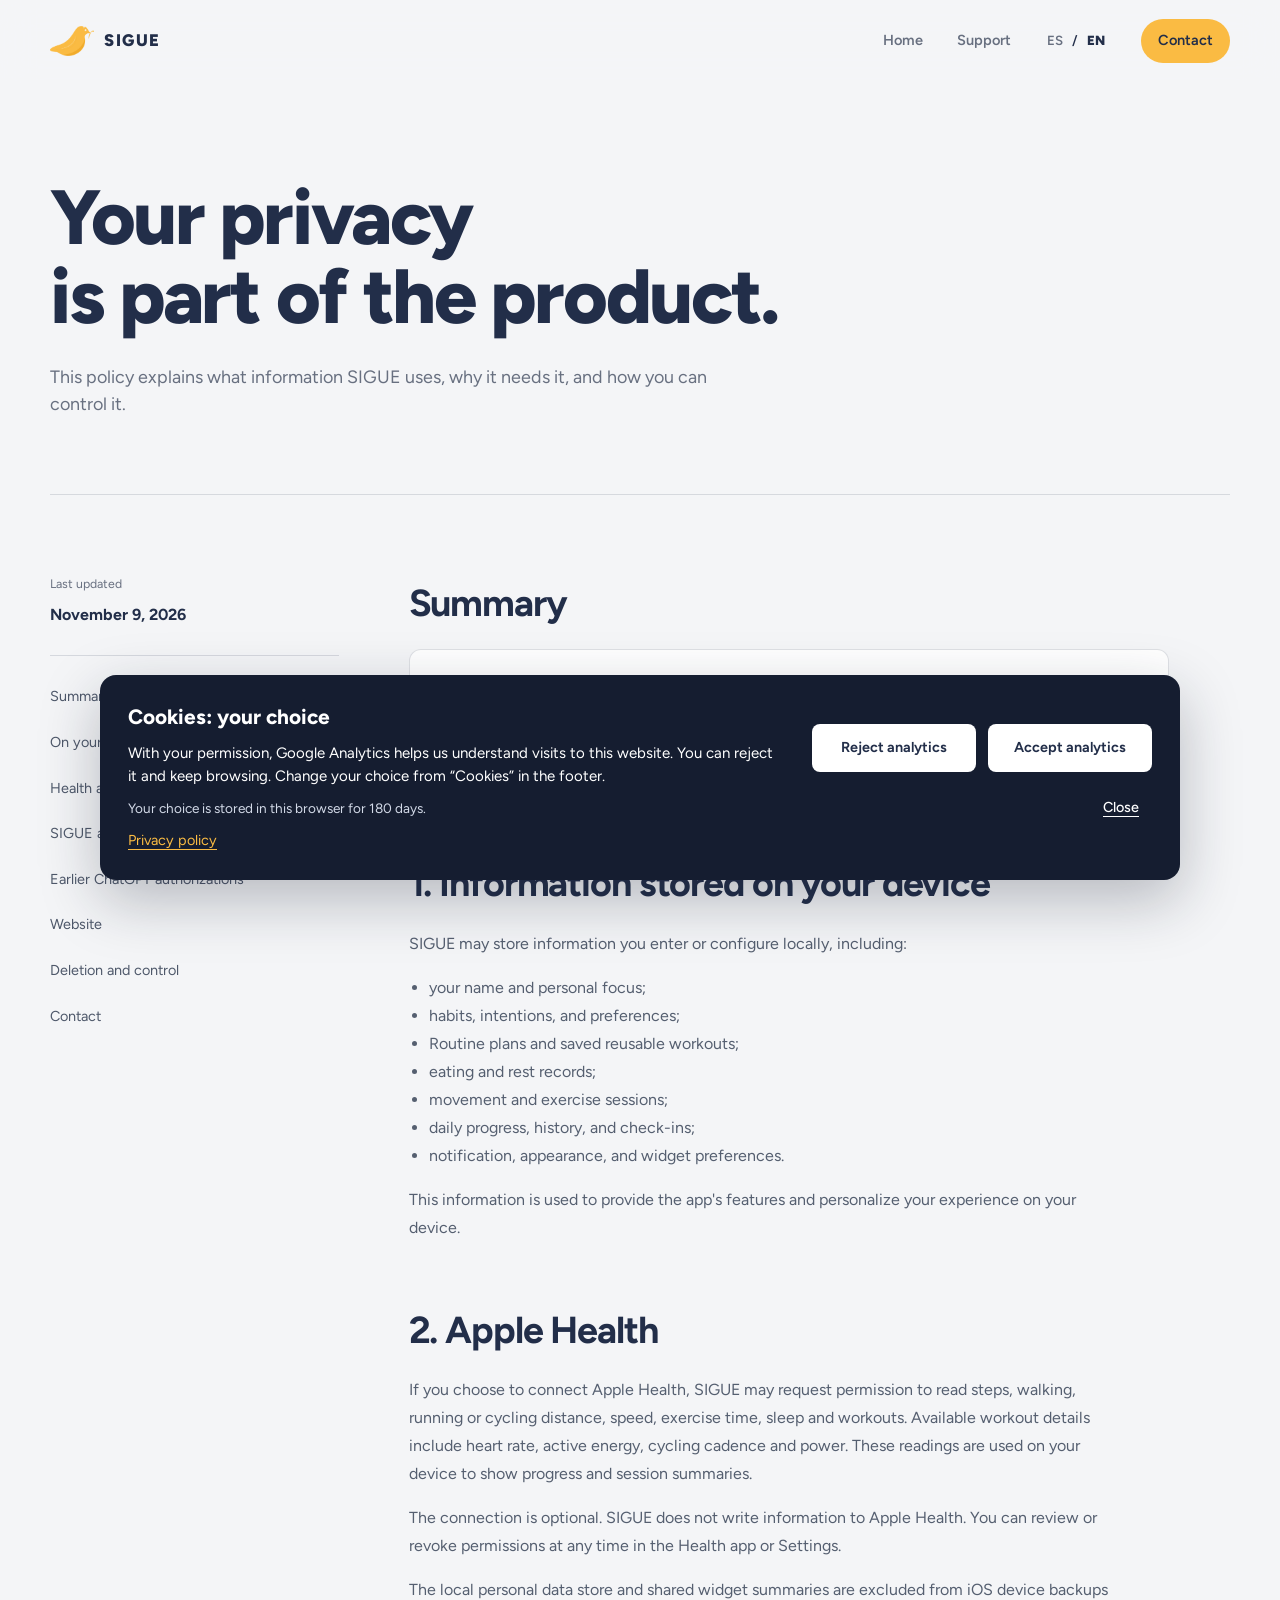
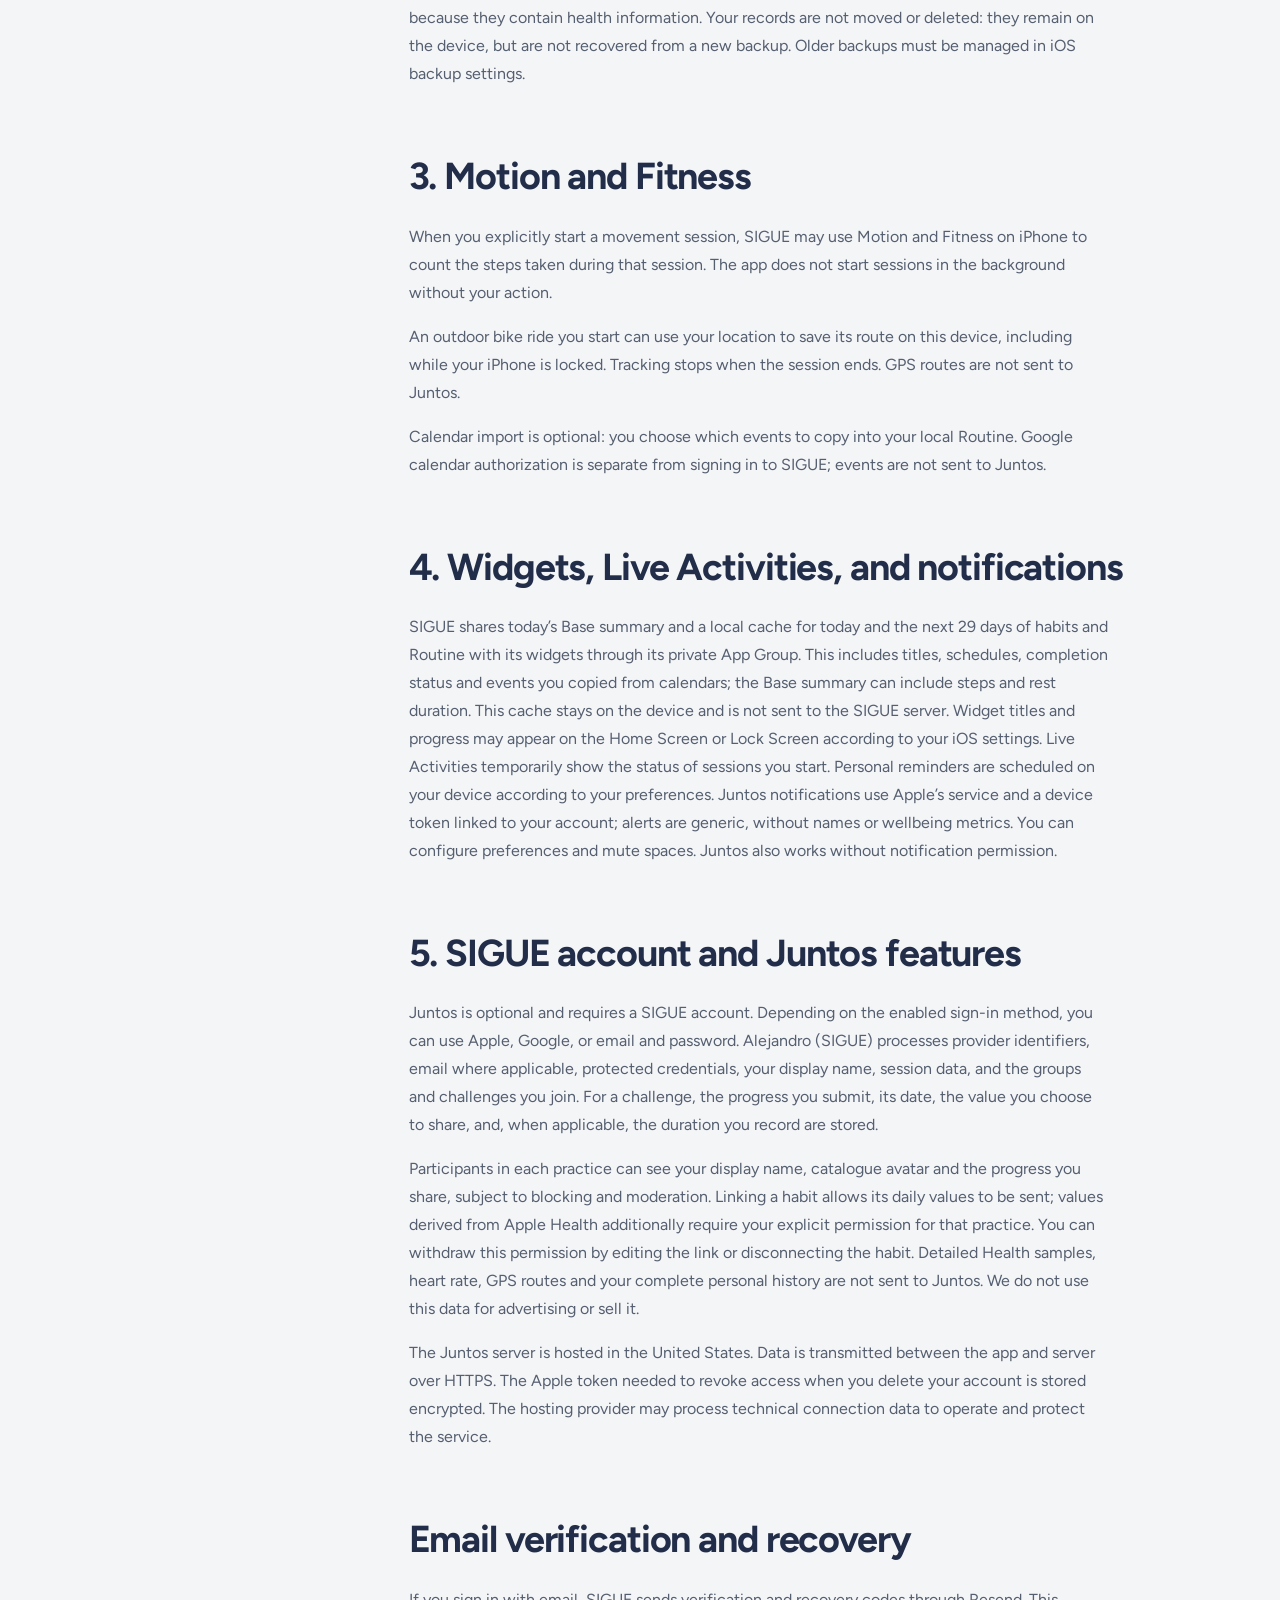
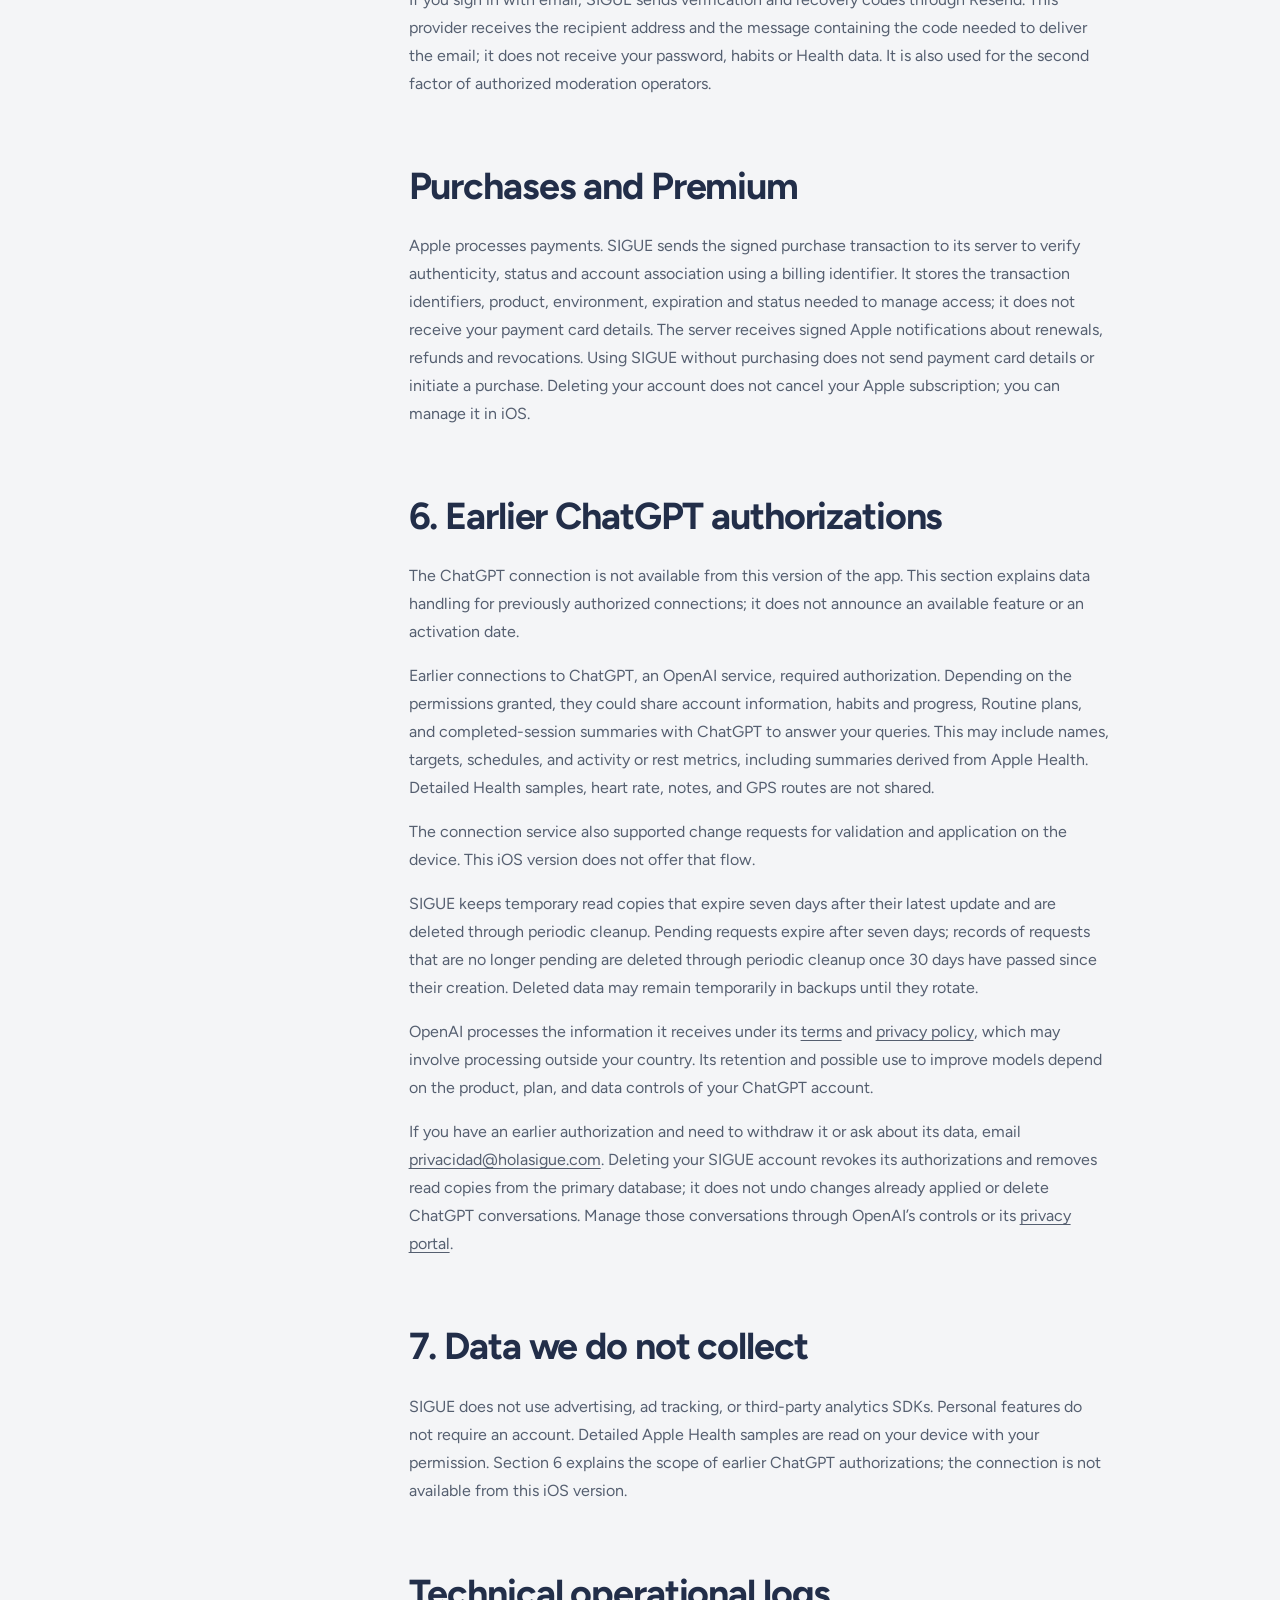
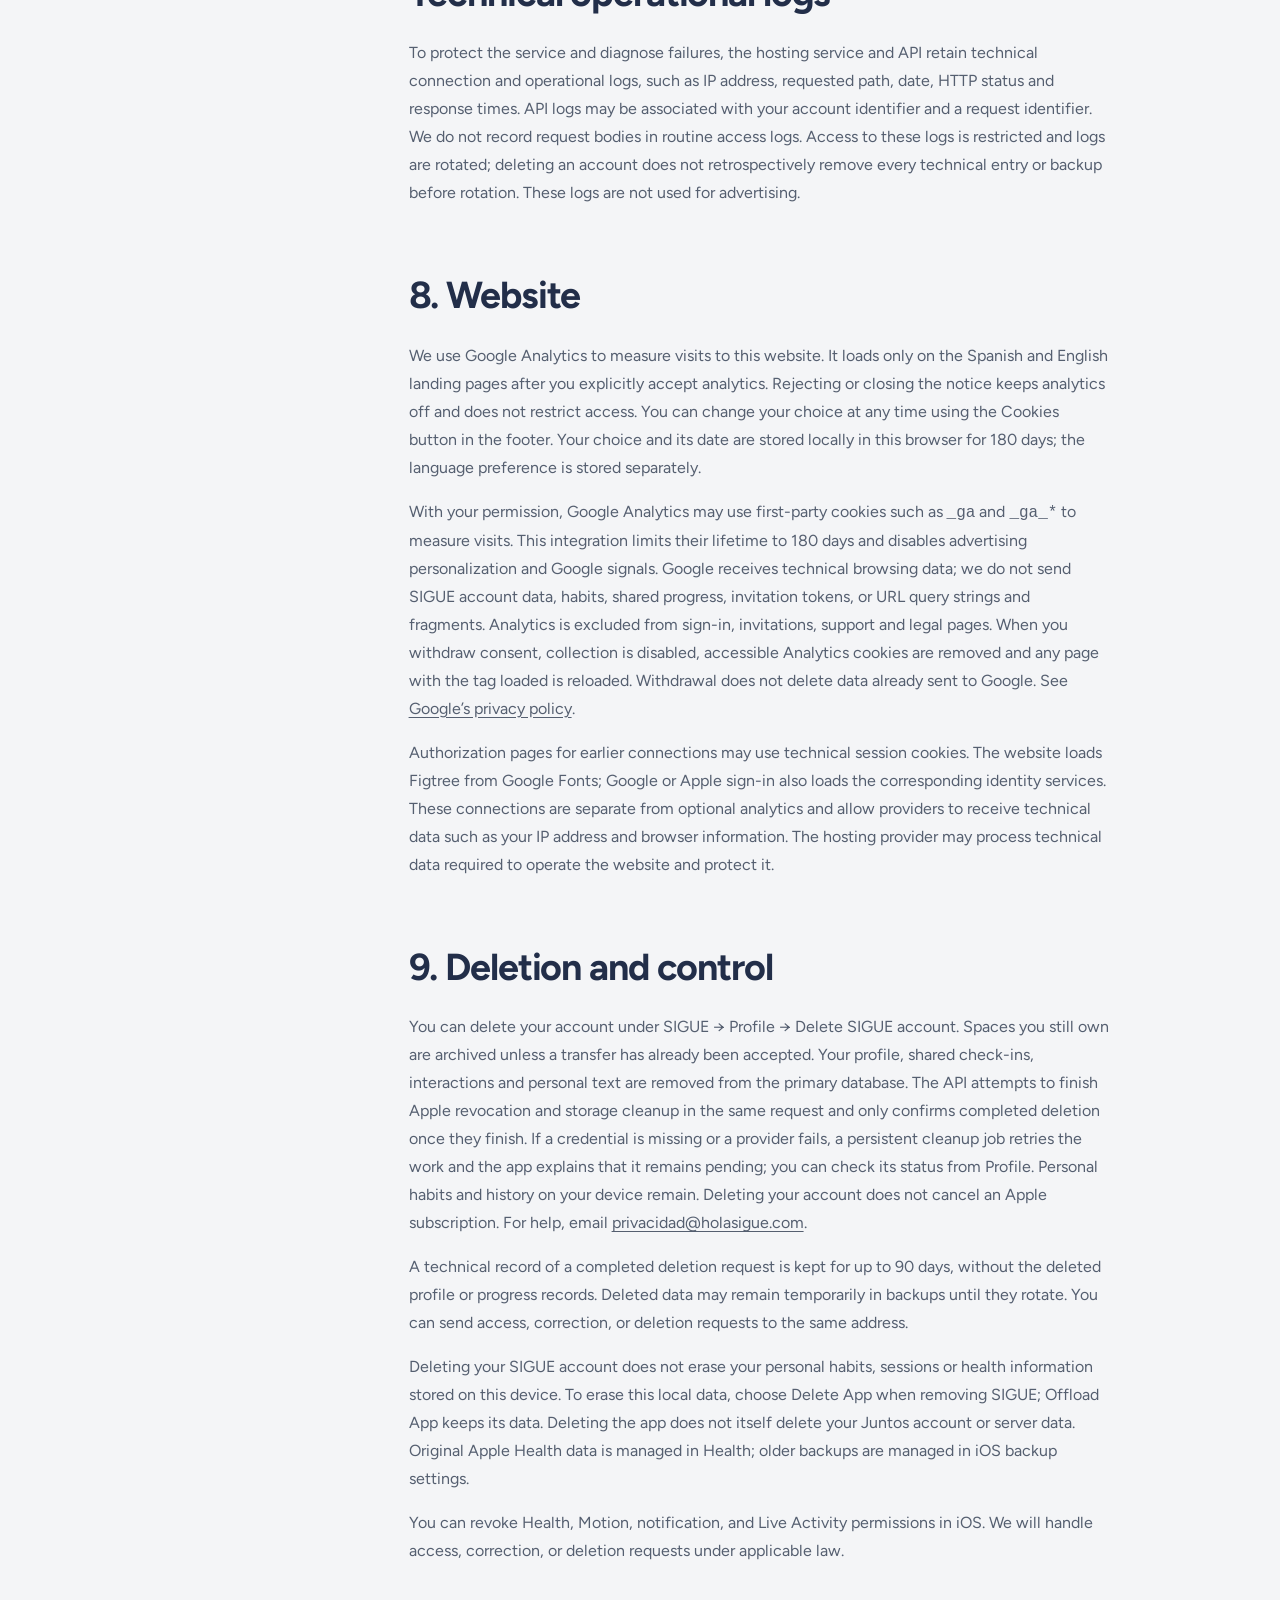
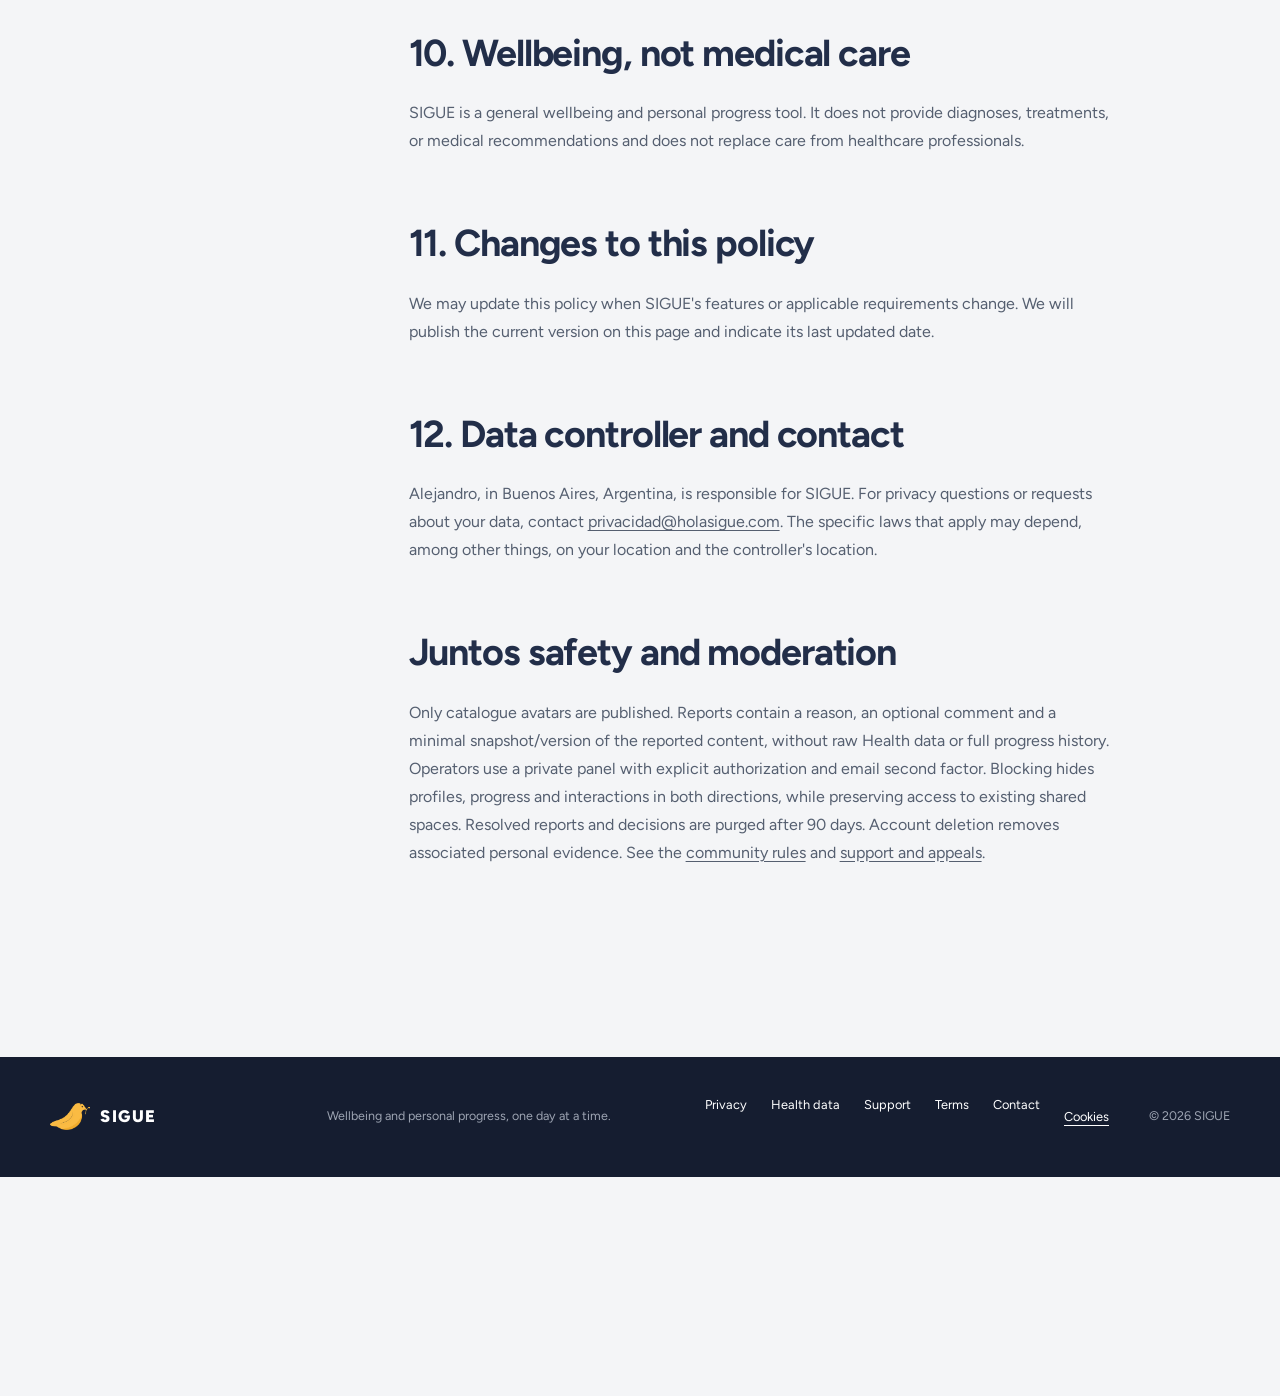
<file: en/privacy.html>
<!doctype html>
<html lang="en">
<head>
  <meta charset="utf-8">
  <meta name="viewport" content="width=device-width, initial-scale=1">
  <title>Privacy Policy — SIGUE</title>
  <meta name="description" content="Learn how SIGUE protects your habits and wellbeing data, which permissions it uses, and how you can control your information.">
  <meta name="theme-color" content="#FCC54E">
  <meta name="robots" content="index, follow">
  <link rel="canonical" href="https://holasigue.com/en/privacy">
  <link rel="alternate" hreflang="en" href="https://holasigue.com/en/privacy">
  <link rel="alternate" hreflang="es" href="https://holasigue.com/privacidad">
  <link rel="icon" href="/assets/sigue-icon.png" type="image/png">
  <link rel="preconnect" href="https://fonts.googleapis.com">
  <link rel="preconnect" href="https://fonts.gstatic.com" crossorigin>
  <link href="https://fonts.googleapis.com/css2?family=Figtree:wght@400;500;600;700;800&amp;display=swap" rel="stylesheet">
  <link rel="stylesheet" href="/css/styles.css">
  <meta property="og:type" content="website">
  <meta property="og:locale" content="en_US">
  <meta property="og:site_name" content="SIGUE">
  <meta property="og:title" content="Privacy Policy — SIGUE">
  <meta property="og:description" content="Your data, your permissions, and the privacy choices in SIGUE.">
  <meta property="og:url" content="https://holasigue.com/en/privacy">
  <link rel="stylesheet" href="/css/cookie-consent.css">
</head>
<body class="privacy-page" data-language="en">
  <a class="skip-link" href="#contenido">Skip to content</a>
  <header class="site-header" data-header><div class="shell header-inner">
    <a class="brand" href="/en" aria-label="SIGUE, home"><img src="/assets/sigue-icon.png" alt="" width="44" height="44"><span>SIGUE</span></a>
    <span class="mobile-language-switch language-switch" role="group" aria-label="Language"><a href="/privacidad" lang="es" data-language-link="es">ES</a><span aria-hidden="true">/</span><a href="/en/privacy" lang="en" aria-current="page" data-language-link="en">EN</a></span>
    <button class="menu-button" type="button" aria-expanded="false" aria-controls="site-navigation" data-menu-button><span></span><span></span><span class="sr-only">Open navigation</span></button>
    <nav class="site-nav" id="site-navigation" aria-label="Main navigation" data-navigation><a href="/en">Home</a><a href="/en/support">Support</a><span class="language-switch" role="group" aria-label="Language"><a href="/privacidad" lang="es" data-language-link="es">ES</a><span aria-hidden="true">/</span><a href="/en/privacy" lang="en" aria-current="page" data-language-link="en">EN</a></span><a class="nav-cta" href="mailto:hola@holasigue.com">Contact</a></nav>
  </div></header>
  <main id="contenido">
    <header class="page-hero shell"><h1>Your privacy<br>is part of the product.</h1><p>This policy explains what information SIGUE uses, why it needs it, and how you can control it.</p></header>
    <div class="legal-layout shell"><aside class="legal-aside" aria-label="Document information"><p>Last updated</p><strong>November 9, 2026</strong><nav class="legal-index" aria-label="On this page"><a href="#summary">Summary</a><a href="#device">On your device</a><a href="#health">Health and permissions</a><a href="#account">SIGUE account</a><a href="#chatgpt">Earlier ChatGPT authorizations</a><a href="#website">Website</a><a href="#deletion">Deletion and control</a><a href="#contact">Contact</a></nav></aside>
      <article class="legal-content">
        <section id="summary"><h2>Summary</h2><div class="notice">SIGUE's personal features work without an account and save your records on your device. If you use Juntos, a SIGUE account is created and the information you choose to share in groups is sent to the server. The ChatGPT connection is not available from this iOS version. Section 6 retains information about earlier authorizations and how to request help withdrawing them.</div></section>
        <section id="device"><h2>1. Information stored on your device</h2><p>SIGUE may store information you enter or configure locally, including:</p><ul><li>your name and personal focus;</li><li>habits, intentions, and preferences;</li><li>Routine plans and saved reusable workouts;</li><li>eating and rest records;</li><li>movement and exercise sessions;</li><li>daily progress, history, and check-ins;</li><li>notification, appearance, and widget preferences.</li></ul><p>This information is used to provide the app's features and personalize your experience on your device.</p></section>
        <section id="health"><h2>2. Apple Health</h2><p>If you choose to connect Apple Health, SIGUE may request permission to read steps, walking, running or cycling distance, speed, exercise time, sleep and workouts. Available workout details include heart rate, active energy, cycling cadence and power. These readings are used on your device to show progress and session summaries.</p><p>The connection is optional. SIGUE does not write information to Apple Health. You can review or revoke permissions at any time in the Health app or Settings.</p><p>The local personal data store and shared widget summaries are excluded from iOS device backups because they contain health information. Your records are not moved or deleted: they remain on the device, but are not recovered from a new backup. Older backups must be managed in iOS backup settings.</p></section>
        <section id="motion"><h2>3. Motion and Fitness</h2><p>When you explicitly start a movement session, SIGUE may use Motion and Fitness on iPhone to count the steps taken during that session. The app does not start sessions in the background without your action.</p><p>An outdoor bike ride you start can use your location to save its route on this device, including while your iPhone is locked. Tracking stops when the session ends. GPS routes are not sent to Juntos.</p><p>Calendar import is optional: you choose which events to copy into your local Routine. Google calendar authorization is separate from signing in to SIGUE; events are not sent to Juntos.</p></section>
        <section id="notifications"><h2>4. Widgets, Live Activities, and notifications</h2><p>SIGUE shares today’s Base summary and a local cache for today and the next 29 days of habits and Routine with its widgets through its private App Group. This includes titles, schedules, completion status and events you copied from calendars; the Base summary can include steps and rest duration. This cache stays on the device and is not sent to the SIGUE server. Widget titles and progress may appear on the Home Screen or Lock Screen according to your iOS settings. Live Activities temporarily show the status of sessions you start. Personal reminders are scheduled on your device according to your preferences. Juntos notifications use Apple’s service and a device token linked to your account; alerts are generic, without names or wellbeing metrics. You can configure preferences and mute spaces. Juntos also works without notification permission.</p></section>
        <section id="account"><h2>5. SIGUE account and Juntos features</h2><p>Juntos is optional and requires a SIGUE account. Depending on the enabled sign-in method, you can use Apple, Google, or email and password. Alejandro (SIGUE) processes provider identifiers, email where applicable, protected credentials, your display name, session data, and the groups and challenges you join. For a challenge, the progress you submit, its date, the value you choose to share, and, when applicable, the duration you record are stored.</p><p>Participants in each practice can see your display name, catalogue avatar and the progress you share, subject to blocking and moderation. Linking a habit allows its daily values to be sent; values derived from Apple Health additionally require your explicit permission for that practice. You can withdraw this permission by editing the link or disconnecting the habit. Detailed Health samples, heart rate, GPS routes and your complete personal history are not sent to Juntos. We do not use this data for advertising or sell it.</p><p>The Juntos server is hosted in the United States. Data is transmitted between the app and server over HTTPS. The Apple token needed to revoke access when you delete your account is stored encrypted. The hosting provider may process technical connection data to operate and protect the service.</p></section>
        <section id="email"><h2>Email verification and recovery</h2><p>If you sign in with email, SIGUE sends verification and recovery codes through Resend. This provider receives the recipient address and the message containing the code needed to deliver the email; it does not receive your password, habits or Health data. It is also used for the second factor of authorized moderation operators.</p></section>
        <section id="purchases"><h2>Purchases and Premium</h2><p>Apple processes payments. SIGUE sends the signed purchase transaction to its server to verify authenticity, status and account association using a billing identifier. It stores the transaction identifiers, product, environment, expiration and status needed to manage access; it does not receive your payment card details. The server receives signed Apple notifications about renewals, refunds and revocations. Using SIGUE without purchasing does not send payment card details or initiate a purchase. Deleting your account does not cancel your Apple subscription; you can manage it in iOS.</p></section>
        <section id="chatgpt">
          <h2>6. Earlier ChatGPT authorizations</h2><p>The ChatGPT connection is not available from this version of the app. This section explains data handling for previously authorized connections; it does not announce an available feature or an activation date.</p>
          <p>Earlier connections to ChatGPT, an OpenAI service, required authorization. Depending on the permissions granted, they could share account information, habits and progress, Routine plans, and completed-session summaries with ChatGPT to answer your queries. This may include names, targets, schedules, and activity or rest metrics, including summaries derived from Apple Health. Detailed Health samples, heart rate, notes, and GPS routes are not shared.</p>
          <p>The connection service also supported change requests for validation and application on the device. This iOS version does not offer that flow.</p>
          <p>SIGUE keeps temporary read copies that expire seven days after their latest update and are deleted through periodic cleanup. Pending requests expire after seven days; records of requests that are no longer pending are deleted through periodic cleanup once 30 days have passed since their creation. Deleted data may remain temporarily in backups until they rotate.</p>
          <p>OpenAI processes the information it receives under its <a href="https://openai.com/policies/terms-of-use/">terms</a> and <a href="https://openai.com/policies/privacy-policy/">privacy policy</a>, which may involve processing outside your country. Its retention and possible use to improve models depend on the product, plan, and data controls of your ChatGPT account.</p>
          <p>If you have an earlier authorization and need to withdraw it or ask about its data, email <a href="mailto:privacidad@holasigue.com">privacidad@holasigue.com</a>. Deleting your SIGUE account revokes its authorizations and removes read copies from the primary database; it does not undo changes already applied or delete ChatGPT conversations. Manage those conversations through OpenAI’s controls or its <a href="https://privacy.openai.com/">privacy portal</a>.</p>
        </section>
        <section id="collection"><h2>7. Data we do not collect</h2><p>SIGUE does not use advertising, ad tracking, or third-party analytics SDKs. Personal features do not require an account. Detailed Apple Health samples are read on your device with your permission. Section 6 explains the scope of earlier ChatGPT authorizations; the connection is not available from this iOS version.</p></section>
        <section id="technical-logs"><h2>Technical operational logs</h2><p>To protect the service and diagnose failures, the hosting service and API retain technical connection and operational logs, such as IP address, requested path, date, HTTP status and response times. API logs may be associated with your account identifier and a request identifier. We do not record request bodies in routine access logs. Access to these logs is restricted and logs are rotated; deleting an account does not retrospectively remove every technical entry or backup before rotation. These logs are not used for advertising.</p></section>
        <section id="website"><h2>8. Website</h2><p>We use Google Analytics to measure visits to this website. It loads only on the Spanish and English landing pages after you explicitly accept analytics. Rejecting or closing the notice keeps analytics off and does not restrict access. You can change your choice at any time using the Cookies button in the footer. Your choice and its date are stored locally in this browser for 180 days; the language preference is stored separately.</p><p>With your permission, Google Analytics may use first-party cookies such as <code>_ga</code> and <code>_ga_*</code> to measure visits. This integration limits their lifetime to 180 days and disables advertising personalization and Google signals. Google receives technical browsing data; we do not send SIGUE account data, habits, shared progress, invitation tokens, or URL query strings and fragments. Analytics is excluded from sign-in, invitations, support and legal pages. When you withdraw consent, collection is disabled, accessible Analytics cookies are removed and any page with the tag loaded is reloaded. Withdrawal does not delete data already sent to Google. See <a href="https://policies.google.com/privacy">Google’s privacy policy</a>.</p><p>Authorization pages for earlier connections may use technical session cookies. The website loads Figtree from Google Fonts; Google or Apple sign-in also loads the corresponding identity services. These connections are separate from optional analytics and allow providers to receive technical data such as your IP address and browser information. The hosting provider may process technical data required to operate the website and protect it.</p></section>
        <section id="deletion"><h2>9. Deletion and control</h2><p>You can delete your account under SIGUE → Profile → Delete SIGUE account. Spaces you still own are archived unless a transfer has already been accepted. Your profile, shared check-ins, interactions and personal text are removed from the primary database. The API attempts to finish Apple revocation and storage cleanup in the same request and only confirms completed deletion once they finish. If a credential is missing or a provider fails, a persistent cleanup job retries the work and the app explains that it remains pending; you can check its status from Profile. Personal habits and history on your device remain. Deleting your account does not cancel an Apple subscription. For help, email <a href="mailto:privacidad@holasigue.com">privacidad@holasigue.com</a>.</p><p>A technical record of a completed deletion request is kept for up to 90 days, without the deleted profile or progress records. Deleted data may remain temporarily in backups until they rotate. You can send access, correction, or deletion requests to the same address.</p><p>Deleting your SIGUE account does not erase your personal habits, sessions or health information stored on this device. To erase this local data, choose Delete App when removing SIGUE; Offload App keeps its data. Deleting the app does not itself delete your Juntos account or server data. Original Apple Health data is managed in Health; older backups are managed in iOS backup settings.</p><p>You can revoke Health, Motion, notification, and Live Activity permissions in iOS. We will handle access, correction, or deletion requests under applicable law.</p></section>
        <section id="wellbeing"><h2>10. Wellbeing, not medical care</h2><p>SIGUE is a general wellbeing and personal progress tool. It does not provide diagnoses, treatments, or medical recommendations and does not replace care from healthcare professionals.</p></section>
        <section id="changes"><h2>11. Changes to this policy</h2><p>We may update this policy when SIGUE's features or applicable requirements change. We will publish the current version on this page and indicate its last updated date.</p></section>
        <section id="contact"><h2>12. Data controller and contact</h2><p>Alejandro, in Buenos Aires, Argentina, is responsible for SIGUE. For privacy questions or requests about your data, contact <a href="mailto:privacidad@holasigue.com">privacidad@holasigue.com</a>. The specific laws that apply may depend, among other things, on your location and the controller's location.</p></section>
      <section id="community-safety"><h2>Juntos safety and moderation</h2><p>Only catalogue avatars are published. Reports contain a reason, an optional comment and a minimal snapshot/version of the reported content, without raw Health data or full progress history. Operators use a private panel with explicit authorization and email second factor. Blocking hides profiles, progress and interactions in both directions, while preserving access to existing shared spaces. Resolved reports and decisions are purged after 90 days. Account deletion removes associated personal evidence. See the <a href="/en/community">community rules</a> and <a href="/en/support">support and appeals</a>.</p></section></article>
    </div>
  </main>
  <footer class="site-footer"><div class="shell footer-grid"><a class="brand footer-brand" href="/en"><img src="/assets/sigue-icon.png" alt="" width="40" height="40"><span>SIGUE</span></a><p>Wellbeing and personal progress, one day at a time.</p><nav aria-label="Legal links"><a href="/en/privacy">Privacy</a><a href="/en/health-data">Health data</a><a href="/en/support">Support</a><a href="/en/terms">Terms</a><a href="mailto:hola@holasigue.com">Contact</a><button type="button" class="cookie-settings" data-cookie-settings>Cookies</button></nav><small>© <span data-year>2026</span> SIGUE</small></div></footer>
  <script src="/js/main.js" defer></script><script src="/js/language.js" defer></script>
  <script src="/js/cookie-consent.js" defer></script>
</body>
</html>
</file>
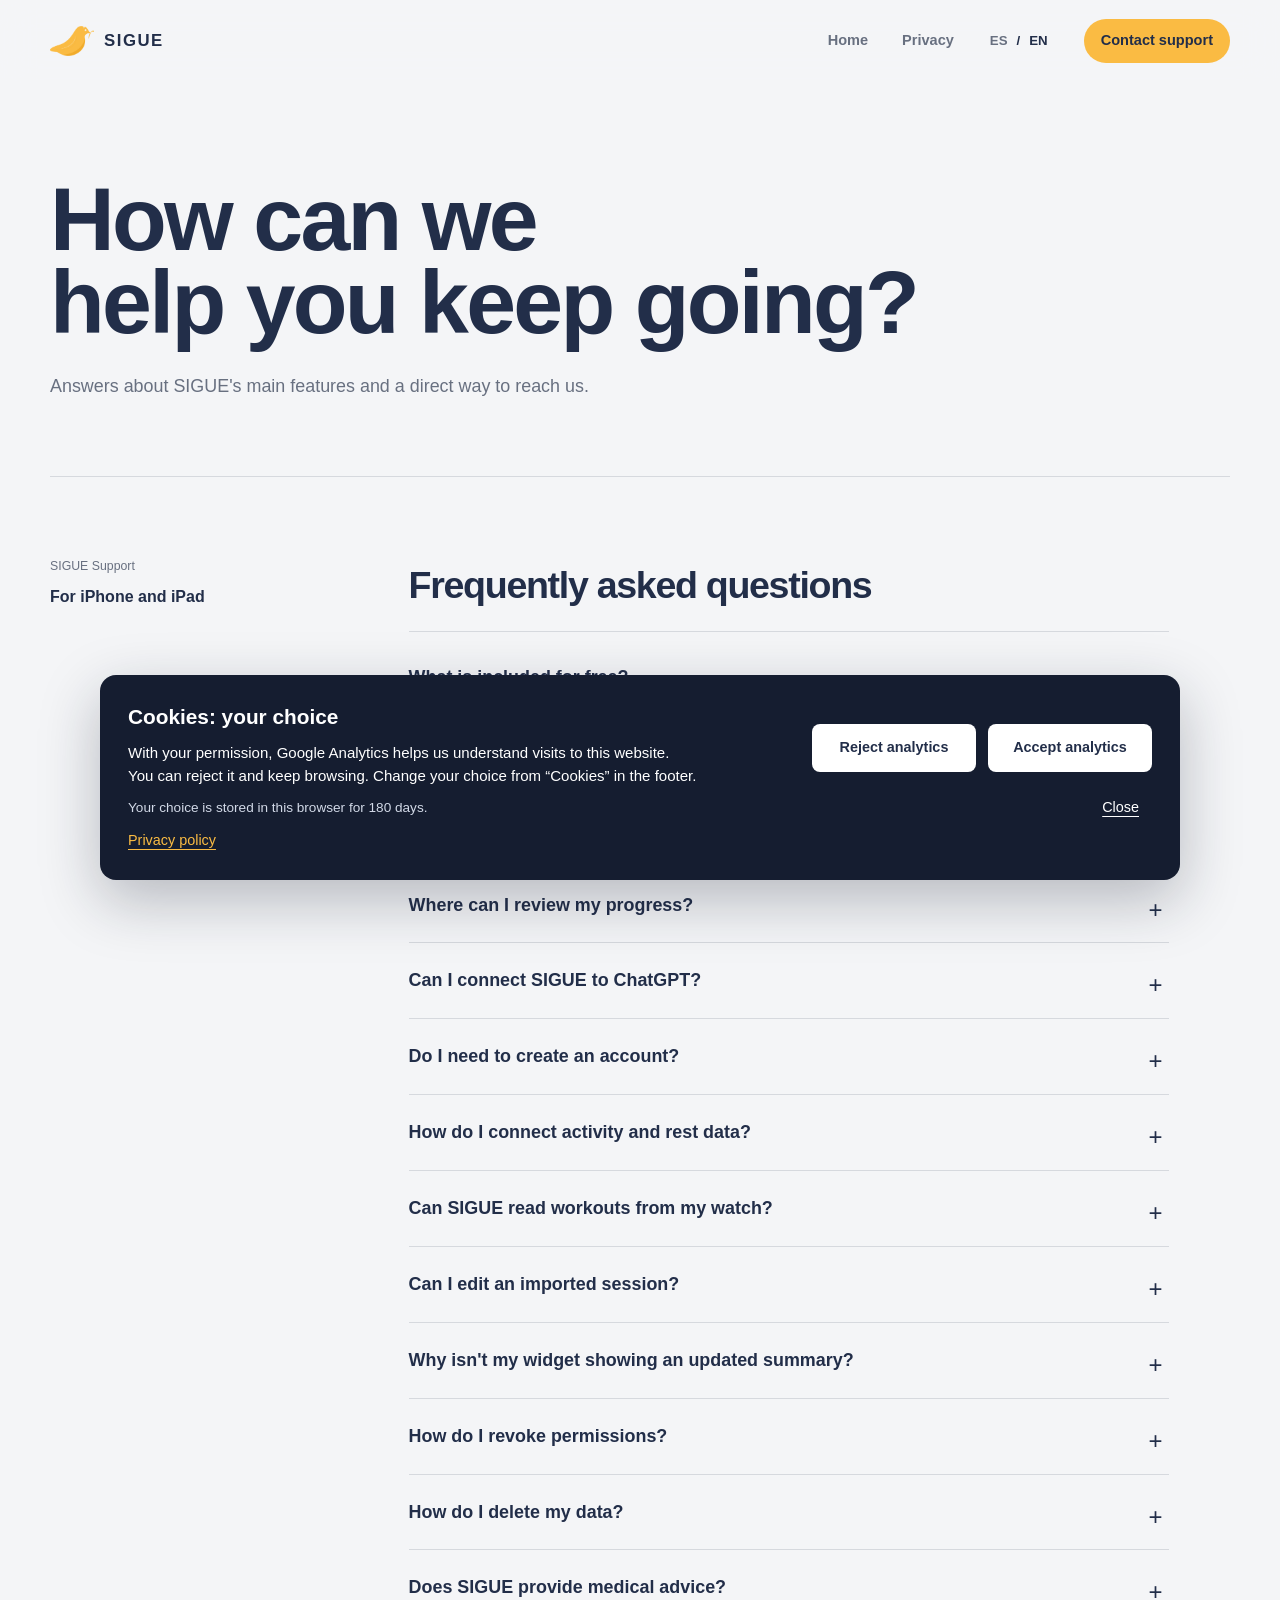
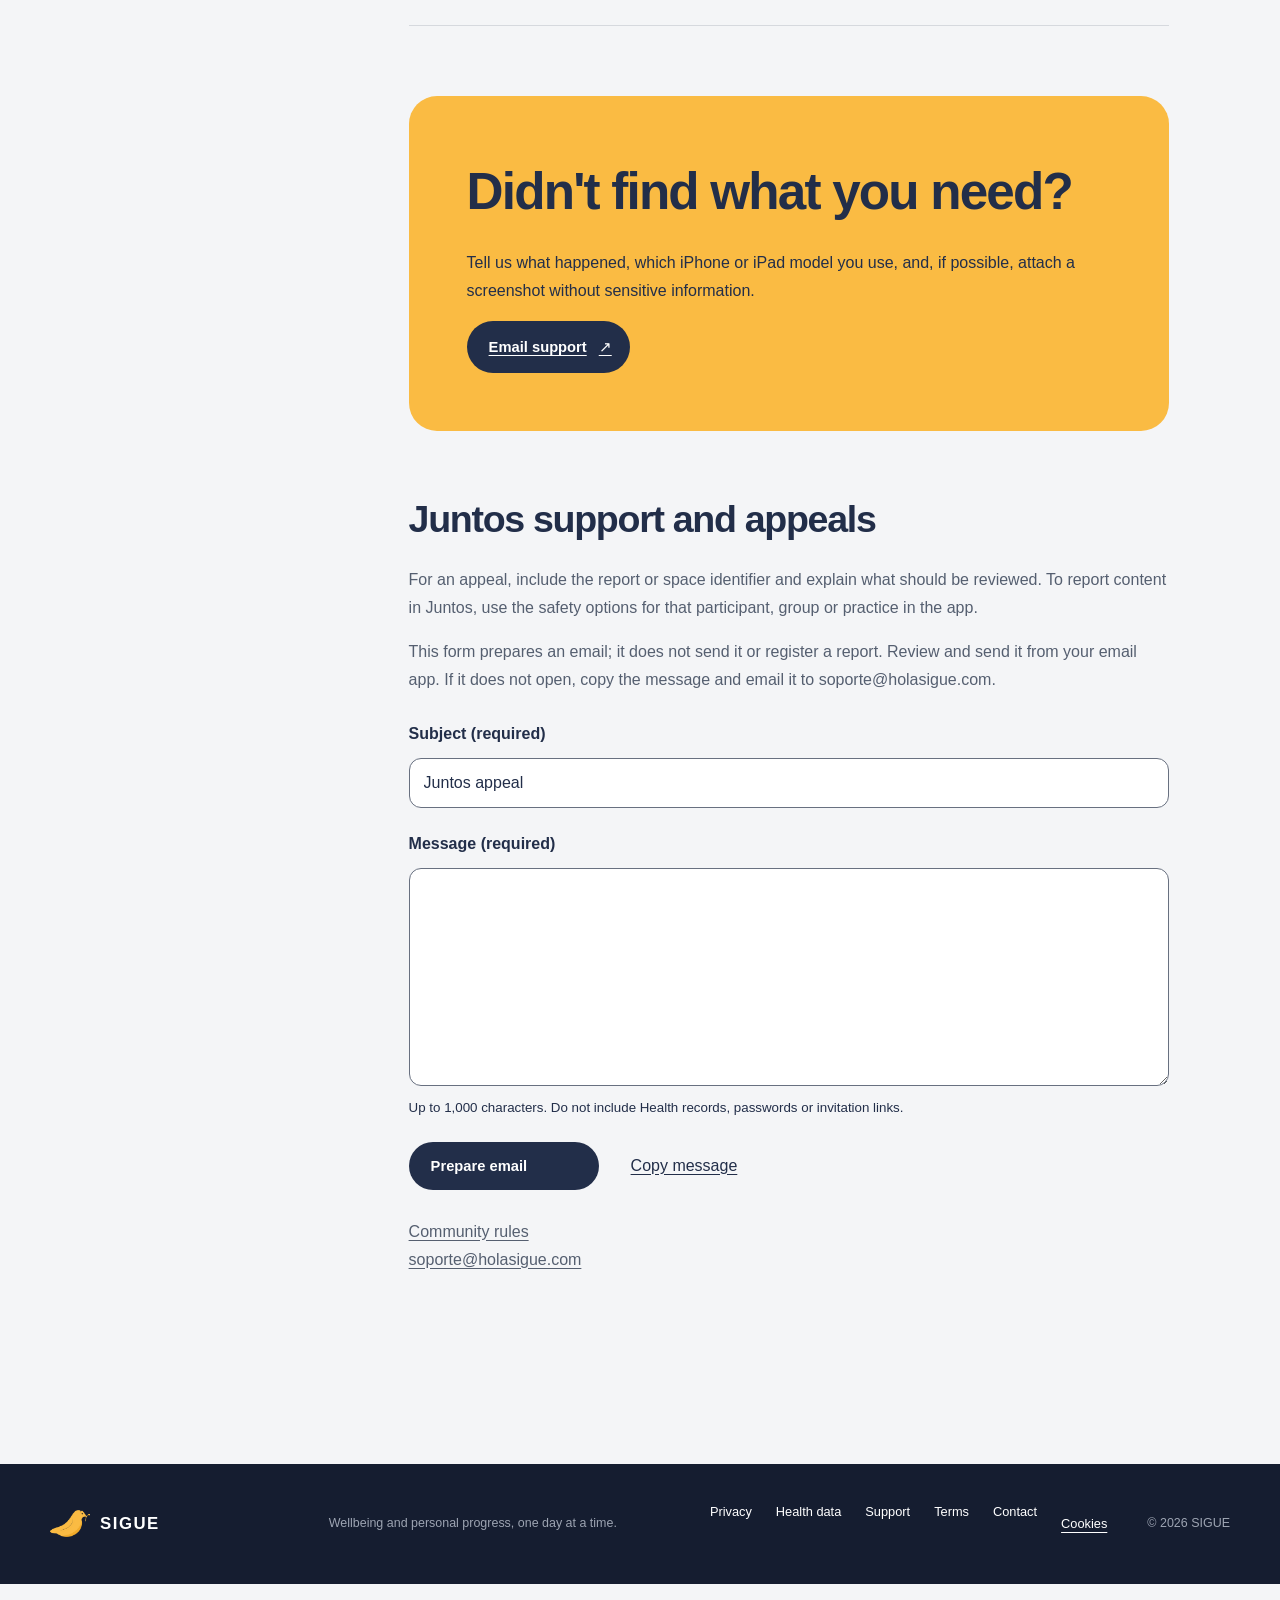
<file: en/support.html>
<!doctype html>
<html lang="en">
<head>
  <meta charset="utf-8">
  <meta name="viewport" content="width=device-width, initial-scale=1">
  <title>Help and Support — SIGUE</title>
  <meta name="description" content="Find answers about SIGUE activity, rest, sessions, widgets, and permissions, or contact our support team.">
  <meta name="theme-color" content="#FCC54E">
  <link rel="canonical" href="https://holasigue.com/en/support">
  <link rel="alternate" hreflang="en" href="https://holasigue.com/en/support">
  <link rel="alternate" hreflang="es" href="https://holasigue.com/soporte">
  <link rel="icon" href="/assets/sigue-icon.png" type="image/png">
  <link rel="stylesheet" href="/css/styles.css">
  <meta property="og:type" content="website">
  <meta property="og:locale" content="en_US">
  <meta property="og:site_name" content="SIGUE">
  <meta property="og:title" content="Help and Support — SIGUE">
  <meta property="og:description" content="Clear answers to help you keep using SIGUE.">
  <meta property="og:url" content="https://holasigue.com/en/support">
  <link rel="stylesheet" href="/css/cookie-consent.css">
</head>
<body data-language="en">
  <a class="skip-link" href="#contenido">Skip to content</a>
  <header class="site-header" data-header><div class="shell header-inner">
    <a class="brand" href="/en" aria-label="SIGUE, home"><img src="/assets/sigue-icon.png" alt="" width="44" height="44"><span>SIGUE</span></a>
    <span class="mobile-language-switch language-switch" role="group" aria-label="Language"><a href="/soporte" lang="es" data-language-link="es">ES</a><span aria-hidden="true">/</span><a href="/en/support" lang="en" aria-current="page" data-language-link="en">EN</a></span>
    <button class="menu-button" type="button" aria-expanded="false" aria-controls="site-navigation" data-menu-button><span></span><span></span><span class="sr-only">Open navigation</span></button>
    <nav class="site-nav" id="site-navigation" aria-label="Main navigation" data-navigation><a href="/en">Home</a><a href="/en/privacy">Privacy</a><span class="language-switch" role="group" aria-label="Language"><a href="/soporte" lang="es" data-language-link="es">ES</a><span aria-hidden="true">/</span><a href="/en/support" lang="en" aria-current="page" data-language-link="en">EN</a></span><a class="nav-cta" href="mailto:soporte@holasigue.com">Contact support</a></nav>
  </div></header>
  <main id="contenido">
    <header class="page-hero shell"><h1>How can we<br>help you keep going?</h1><p>Answers about SIGUE's main features and a direct way to reach us.</p></header>
    <div class="legal-layout shell"><aside class="legal-aside"><p>SIGUE Support</p><strong>For iPhone and iPad</strong></aside>
      <article class="legal-content support-content"><section><h2>Frequently asked questions</h2><div class="faq-list">
<details class="faq-item"><summary>What is included for free?</summary><p>You can care for your daily base, track sessions, keep up to five active Routine plans, and save up to two reusable gym workouts. A recurring series counts as one plan, not once for every day. Saved workouts are templates: the free version does not limit you to two sessions.</p></details>
<details class="faq-item"><summary>What does Premium add?</summary><p>Premium gives you more space for Routine plans and saved workouts, lets you import calendars, and allows you to create private Juntos groups and challenges. Editing existing plans and using reminders does not require Premium. Invited members can participate in Juntos for free.</p></details>
<details class="faq-item"><summary>Where can I see prices and manage my subscription?</summary><p>Check current plans and terms on the purchase screen in SIGUE. The price and currency appear before you confirm; offers may vary by account. Premium is linked to your SIGUE account. You can restore purchases in the app and manage or cancel your subscription in your Apple Account subscription settings.</p></details>
<details class="faq-item"><summary>Where can I review my progress?</summary><p>Open Statistics to review your records by period. Return to your daily base in Today and adjust your preferences in Profile.</p></details>
<details class="faq-item"><summary>Can I connect SIGUE to ChatGPT?</summary><p>The ChatGPT connection is not available from this version of the app. You do not need it to use your daily base. If you have an earlier authorization and need help withdrawing it, email privacidad@holasigue.com.</p></details>

        <details class="faq-item"><summary>Do I need to create an account?</summary><p>Basic personal features work without an account. A SIGUE account is required to subscribe to Premium. Juntos is optional and requires a SIGUE account using Apple, Google, or email to share progress in groups.</p></details>
        <details class="faq-item"><summary>How do I connect activity and rest data?</summary><p>Open Profile and go to Activity and Rest. Before you grant permission, SIGUE explains which data it will read from Apple Health. You can change those permissions in Health or Settings.</p></details>
        <details class="faq-item"><summary>Can SIGUE read workouts from my watch?</summary><p>Yes. If your watch or its app saves compatible workouts to Apple Health, SIGUE can read them with your permission and show them alongside sessions you add manually.</p></details>
        <details class="faq-item"><summary>Can I edit an imported session?</summary><p>You can review and adjust the information SIGUE uses without changing the original record stored in Apple Health.</p></details>
        <details class="faq-item"><summary>Why isn't my widget showing an updated summary?</summary><p>Open SIGUE to refresh the summary and make sure the widget is added from the widget gallery. iOS determines when some background updates happen.</p></details>
        <details class="faq-item"><summary>How do I revoke permissions?</summary><p>You can manage Health, Motion, notifications, and Live Activities from Profile or in iOS Settings.</p></details>
        <details class="faq-item"><summary>How do I delete my data?</summary><p>To delete your Juntos account, go to Profile &gt; SIGUE Account &gt; Delete Account and confirm. Your sessions are revoked and your profile and social progress are deleted; if you manage groups or challenges, you must choose to transfer or delete them. The process may remain pending while Apple confirms revocation. Deleting the app does not delete this account. Your personal records are stored locally and managed separately; original Apple Health data is managed in Health.</p></details>
        <details class="faq-item"><summary>Does SIGUE provide medical advice?</summary><p>No. SIGUE is a general wellbeing app and does not replace evaluation, diagnosis, or treatment by healthcare professionals.</p></details>
      </div></section>
      <section class="support-card"><h2>Didn't find what you need?</h2><p>Tell us what happened, which iPhone or iPad model you use, and, if possible, attach a screenshot without sensitive information.</p><a class="button button-ink" href="mailto:soporte@holasigue.com">Email support <span aria-hidden="true">↗</span></a></section>
        <section class="support-appeal" id="apelacion" aria-labelledby="appeal-title">
          <h2 id="appeal-title">Juntos support and appeals</h2>
          <p>For an appeal, include the report or space identifier and explain what should be reviewed. To report content in Juntos, use the safety options for that participant, group or practice in the app.</p>
          <p id="appeal-help">This form prepares an email; it does not send it or register a report. Review and send it from your email app. If it does not open, copy the message and email it to soporte@holasigue.com.</p>
          <form class="support-form" action="mailto:soporte@holasigue.com" method="get" data-support-form>
            <label for="support-subject">Subject (required)</label>
            <input id="support-subject" name="subject" value="Juntos appeal" required maxlength="160" data-required-message="Enter a subject, not just spaces.">
            <label for="support-message">Message (required)</label>
            <textarea id="support-message" name="body" rows="8" maxlength="1000" required aria-describedby="appeal-help support-message-hint" data-required-message="Enter a message, not just spaces."></textarea>
            <small id="support-message-hint">Up to 1,000 characters. Do not include Health records, passwords or invitation links.</small>
            <div class="support-form-actions">
              <button class="button button-ink" type="submit">Prepare email</button>
              <button class="support-copy" type="button" data-support-copy hidden>Copy message</button>
            </div>
            <p class="support-form-status" role="status" aria-live="polite" data-support-status></p>
          </form>
          <p><a href="/en/community">Community rules</a><br><a href="mailto:soporte@holasigue.com">soporte@holasigue.com</a></p>
        </section>
      </article>
    </div>
  </main>
  <footer class="site-footer"><div class="shell footer-grid"><a class="brand footer-brand" href="/en"><img src="/assets/sigue-icon.png" alt="" width="40" height="40"><span>SIGUE</span></a><p>Wellbeing and personal progress, one day at a time.</p><nav aria-label="Legal links"><a href="/en/privacy">Privacy</a><a href="/en/health-data">Health data</a><a href="/en/support">Support</a><a href="/en/terms">Terms</a><a href="mailto:hola@holasigue.com">Contact</a><button type="button" class="cookie-settings" data-cookie-settings>Cookies</button></nav><small>© <span data-year>2026</span> SIGUE</small></div></footer>
  <script src="/js/main.js" defer></script><script src="/js/language.js" defer></script>
  <script src="/js/support.js" defer></script>
  <script src="/js/cookie-consent.js" defer></script>
</body>
</html>
</file>
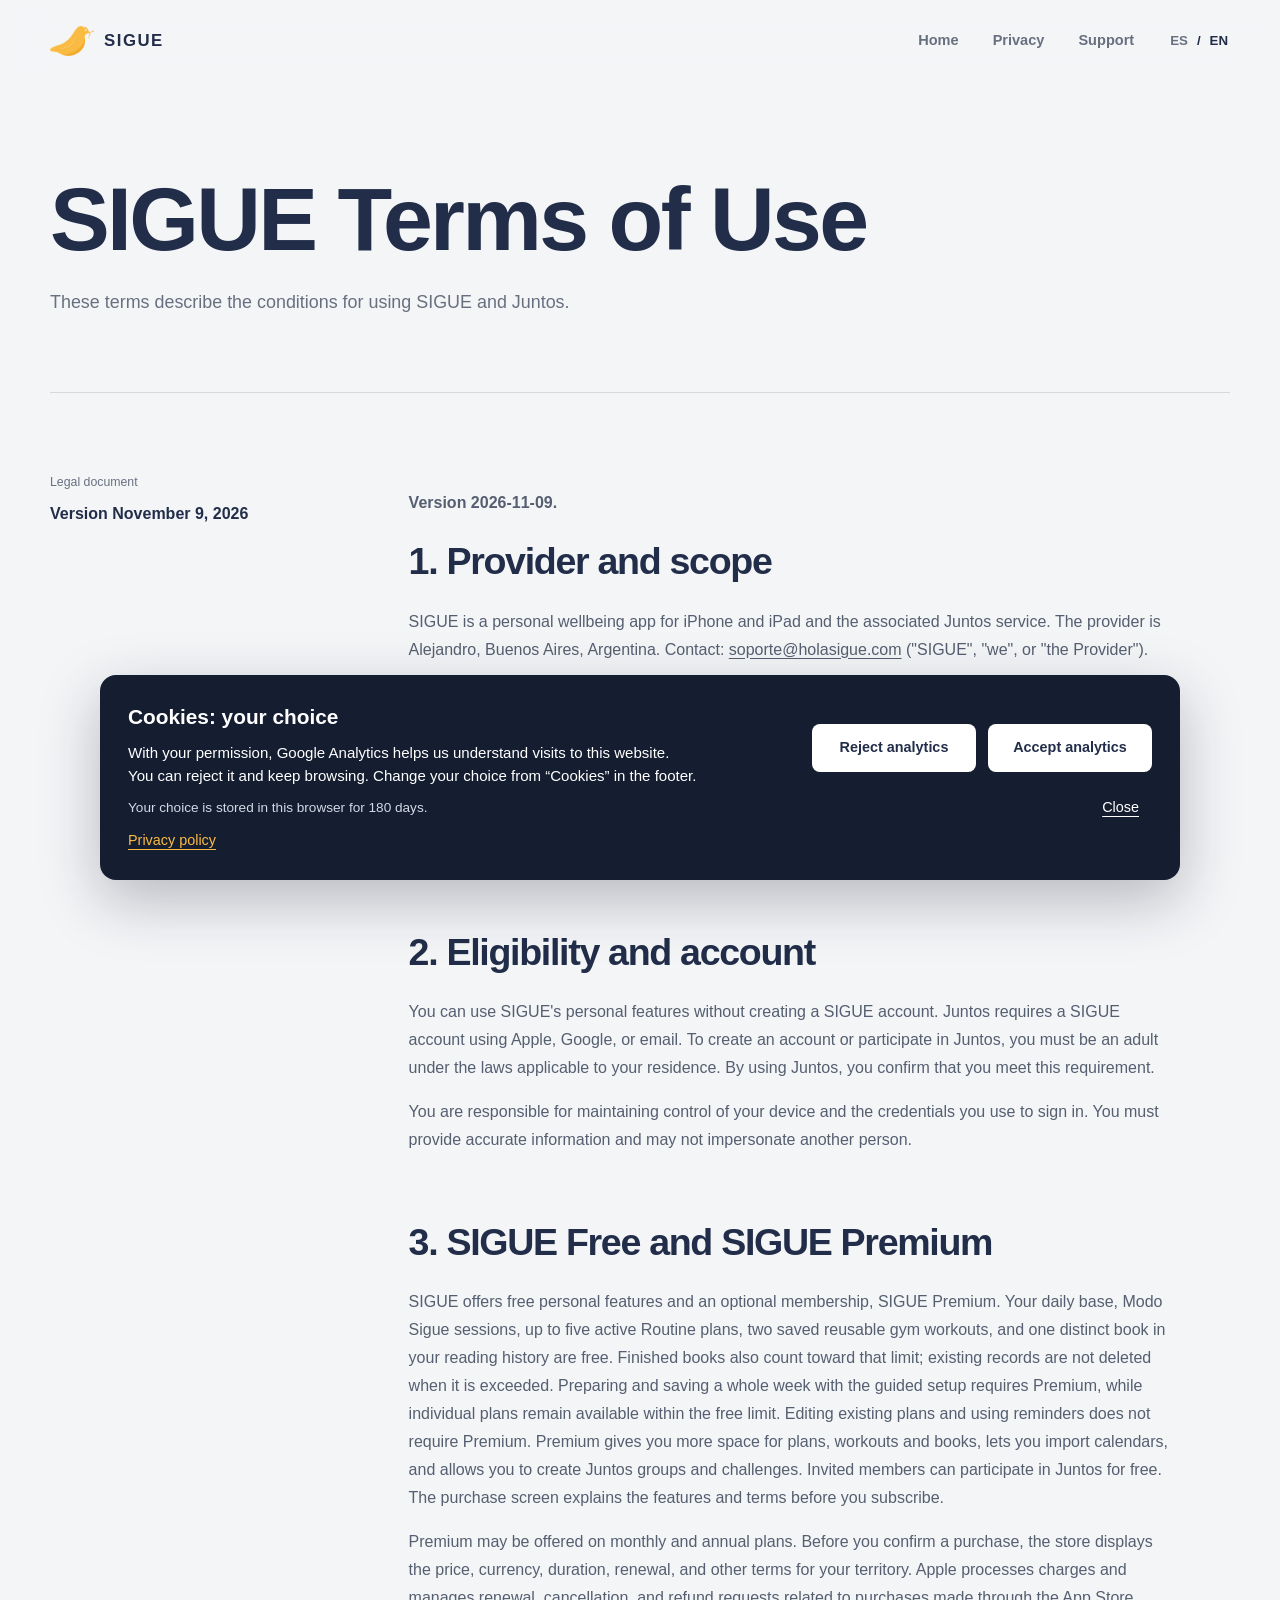
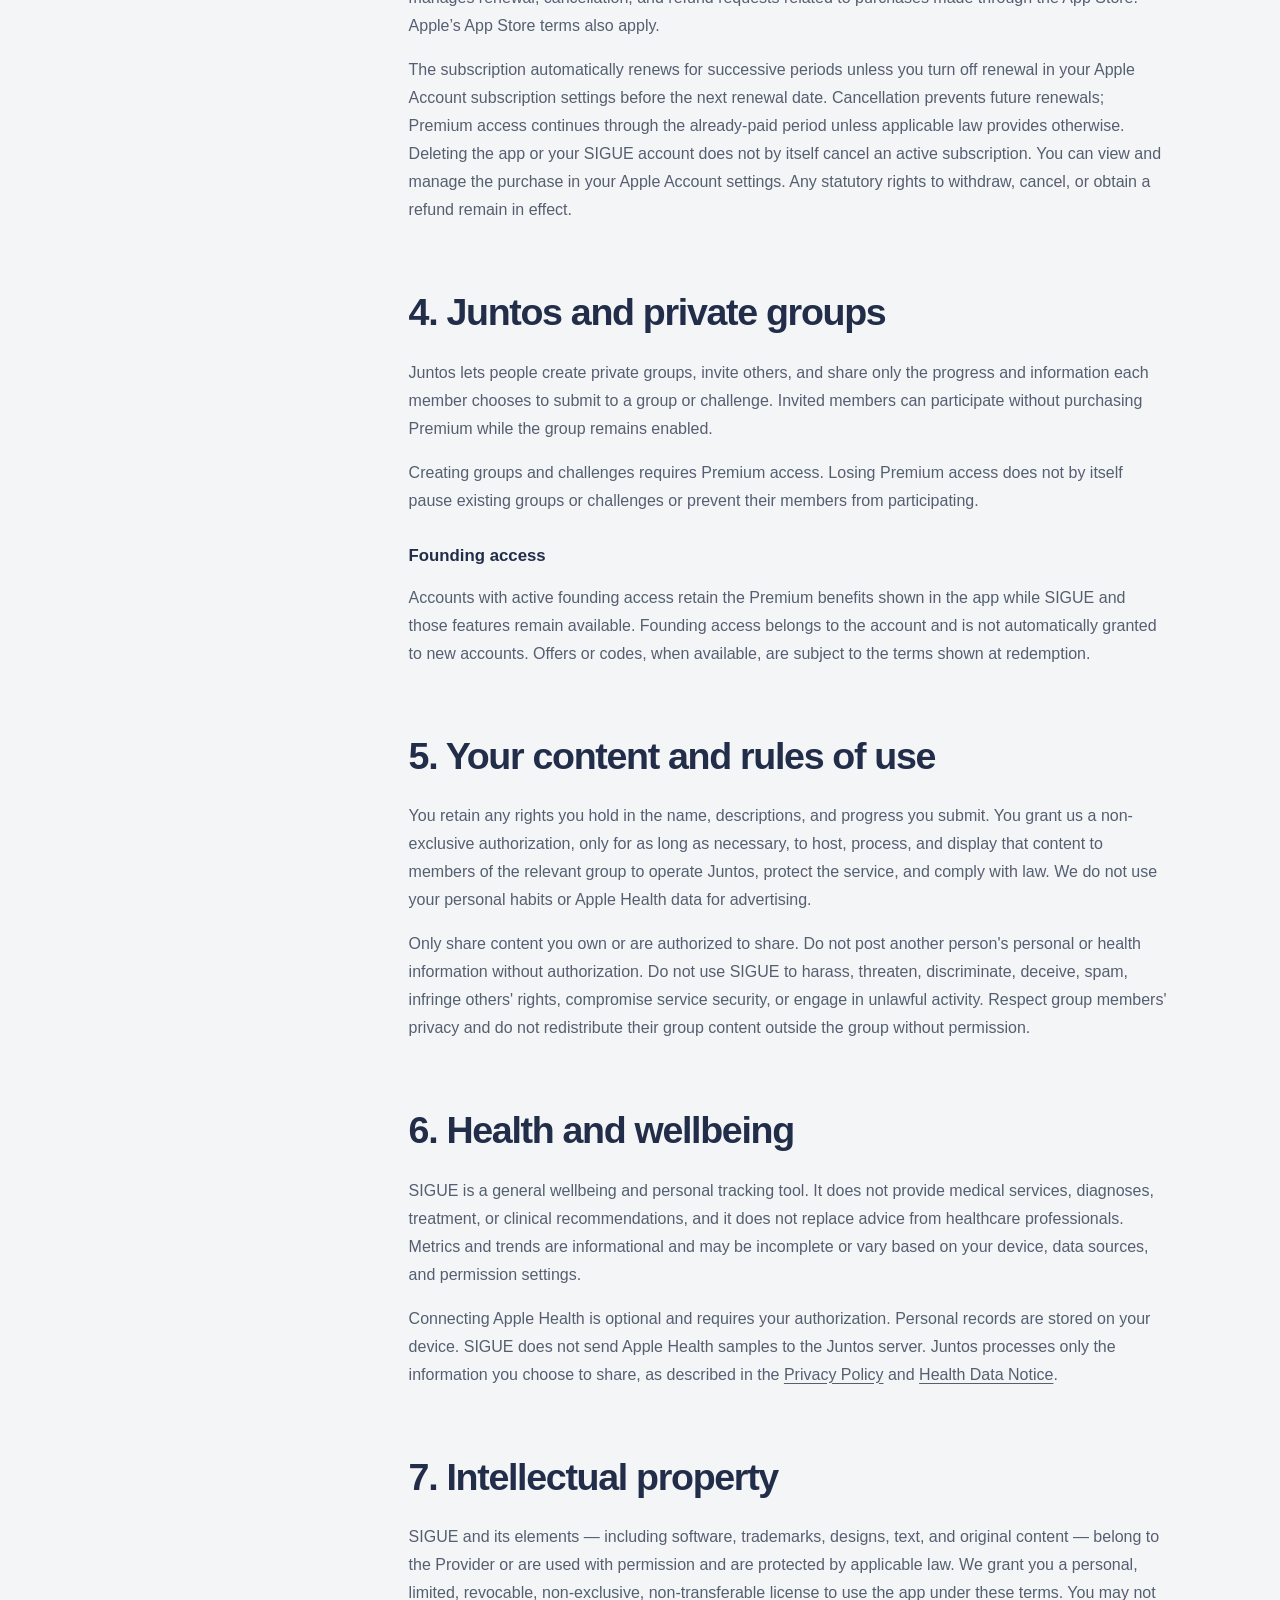
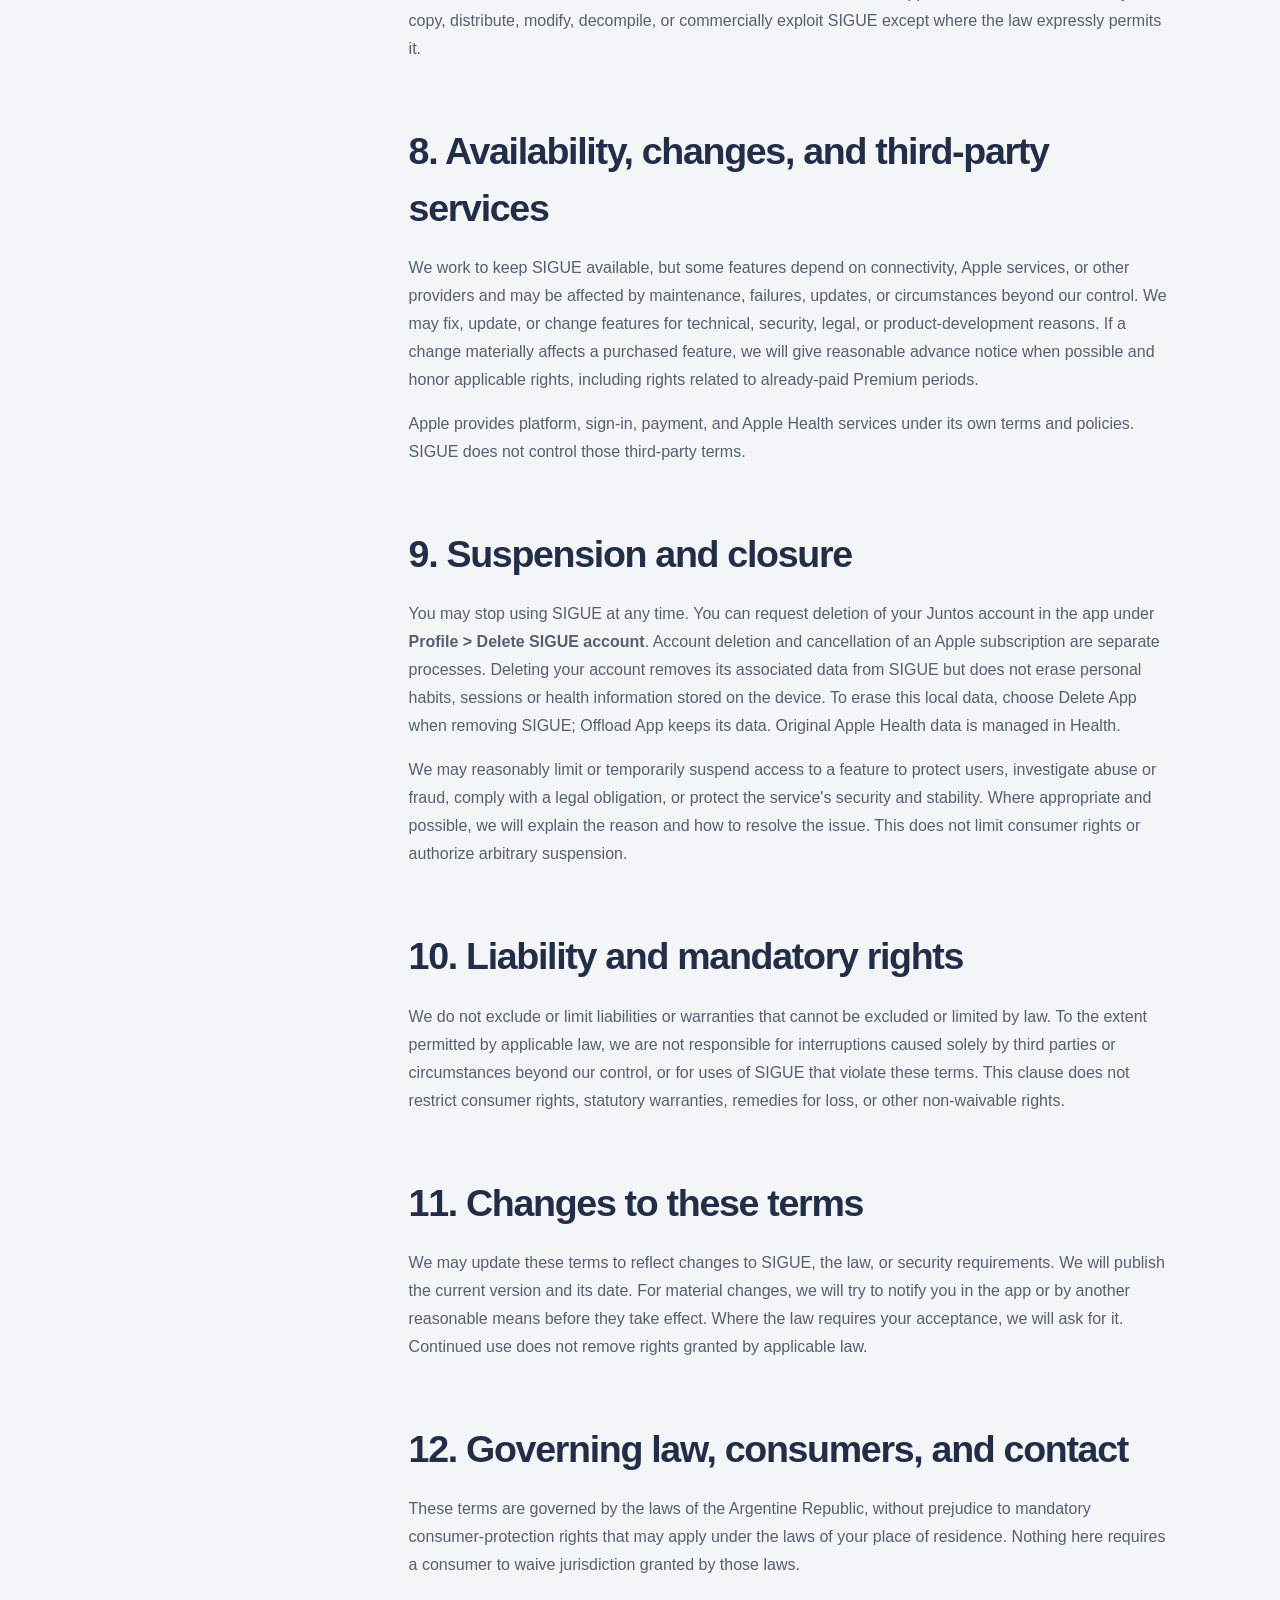
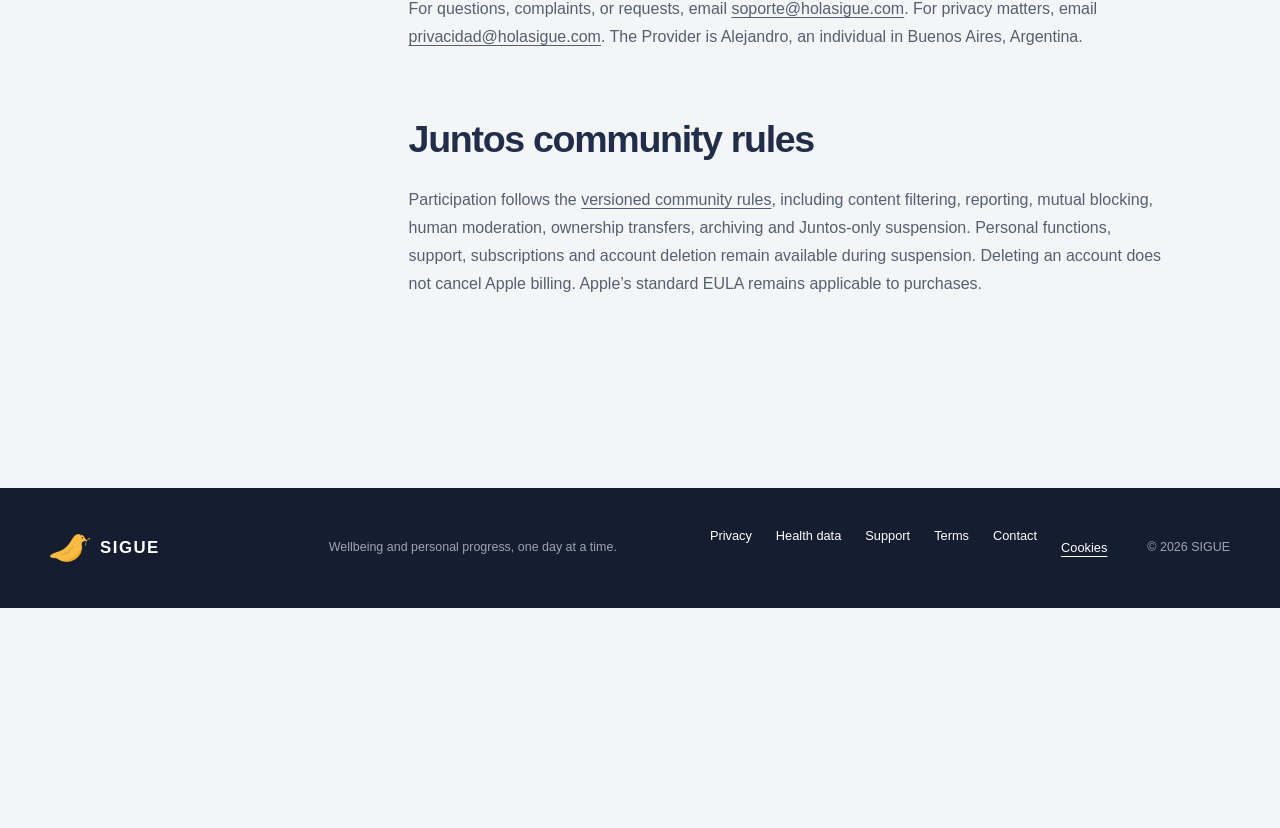
<file: en/terms.html>
<!doctype html>
<html lang="en">
<head>
  <meta charset="utf-8">
  <meta name="viewport" content="width=device-width, initial-scale=1">
  <title>Terms of Use — SIGUE</title>
  <meta name="description" content="Terms of use for SIGUE, the wellbeing app and Juntos service.">
  <meta name="theme-color" content="#FCC54E">
  <meta name="robots" content="noindex, follow">
  <link rel="canonical" href="https://holasigue.com/en/terms">
  <link rel="alternate" hreflang="en" href="https://holasigue.com/en/terms">
  <link rel="alternate" hreflang="es" href="https://holasigue.com/terminos">
  <link rel="icon" href="/assets/sigue-icon.png" type="image/png">
  <link rel="stylesheet" href="/css/styles.css">
  <meta property="og:type" content="website">
  <meta property="og:locale" content="en_US">
  <meta property="og:site_name" content="SIGUE">
  <meta property="og:title" content="Terms of Use — SIGUE">
  <meta property="og:description" content="Terms of use for SIGUE, the wellbeing app and Juntos service.">
  <meta property="og:url" content="https://holasigue.com/en/terms">
  <link rel="stylesheet" href="/css/cookie-consent.css">
</head>
<body data-language="en">
  <a class="skip-link" href="#contenido">Skip to content</a>
  <header class="site-header" data-header><div class="shell header-inner">
    <a class="brand" href="/en" aria-label="SIGUE"><img src="/assets/sigue-icon.png" alt="" width="44" height="44"><span>SIGUE</span></a>
    <span class="mobile-language-switch language-switch" role="group" aria-label="Language"><a href="/terminos" lang="es"  data-language-link="es">ES</a><span aria-hidden="true">/</span><a href="/en/terms" lang="en" aria-current="page" data-language-link="en">EN</a></span>
    <button class="menu-button" type="button" aria-expanded="false" aria-controls="site-navigation" data-menu-button><span></span><span></span><span class="sr-only">Open navigation</span></button>
    <nav class="site-nav" id="site-navigation" aria-label="Main navigation" data-navigation><a href="/en">Home</a><a href="/en/privacy">Privacy</a><a href="/en/support">Support</a><span class="language-switch" role="group" aria-label="Language"><a href="/terminos" lang="es"  data-language-link="es">ES</a><span aria-hidden="true">/</span><a href="/en/terms" lang="en" aria-current="page" data-language-link="en">EN</a></span></nav>
  </div></header>
  <main id="contenido">
    <header class="page-hero shell"><h1>SIGUE Terms of Use</h1><p>These terms describe the conditions for using SIGUE and Juntos.</p></header>
    <div class="legal-layout shell"><aside class="legal-aside" aria-label="Legal document"><p>Legal document</p><strong>Version November 9, 2026</strong></aside>
      <article class="legal-content">
<p><strong>Version 2026-11-09.</strong></p>
<section><h2>1. Provider and scope</h2>
<p>SIGUE is a personal wellbeing app for iPhone and iPad and the associated Juntos service. The provider is Alejandro, Buenos Aires, Argentina. Contact: <a href="mailto:soporte@holasigue.com">soporte@holasigue.com</a> ("SIGUE", "we", or "the Provider").</p>
<p>These terms govern access to and use of the SIGUE app, Juntos, and related pages and features. By installing, accessing, or using them, you agree to these terms. If you do not agree, stop using the services. A feature or purchase may have additional terms; those supplement this document and prevail for that feature if there is a conflict, without limiting mandatory rights.</p>
<p>SIGUE may be offered in different countries through available app stores, subject to availability, enabled features, and the laws that apply in each location.</p>
</section>
<section><h2>2. Eligibility and account</h2>
<p>You can use SIGUE&#x27;s personal features without creating a SIGUE account. Juntos requires a SIGUE account using Apple, Google, or email. To create an account or participate in Juntos, you must be an adult under the laws applicable to your residence. By using Juntos, you confirm that you meet this requirement.</p>
<p>You are responsible for maintaining control of your device and the credentials you use to sign in. You must provide accurate information and may not impersonate another person.</p>
</section>
<section><h2>3. SIGUE Free and SIGUE Premium</h2>
<p>SIGUE offers free personal features and an optional membership, SIGUE Premium. Your daily base, Modo Sigue sessions, up to five active Routine plans, two saved reusable gym workouts, and one distinct book in your reading history are free. Finished books also count toward that limit; existing records are not deleted when it is exceeded. Preparing and saving a whole week with the guided setup requires Premium, while individual plans remain available within the free limit. Editing existing plans and using reminders does not require Premium. Premium gives you more space for plans, workouts and books, lets you import calendars, and allows you to create Juntos groups and challenges. Invited members can participate in Juntos for free. The purchase screen explains the features and terms before you subscribe.</p>
<p>Premium may be offered on monthly and annual plans. Before you confirm a purchase, the store displays the price, currency, duration, renewal, and other terms for your territory. Apple processes charges and manages renewal, cancellation, and refund requests related to purchases made through the App Store. Apple’s App Store terms also apply.</p>
<p>The subscription automatically renews for successive periods unless you turn off renewal in your Apple Account subscription settings before the next renewal date. Cancellation prevents future renewals; Premium access continues through the already-paid period unless applicable law provides otherwise. Deleting the app or your SIGUE account does not by itself cancel an active subscription. You can view and manage the purchase in your Apple Account settings. Any statutory rights to withdraw, cancel, or obtain a refund remain in effect.</p>
</section>
<section><h2>4. Juntos and private groups</h2>
<p>Juntos lets people create private groups, invite others, and share only the progress and information each member chooses to submit to a group or challenge. Invited members can participate without purchasing Premium while the group remains enabled.</p>
<p>Creating groups and challenges requires Premium access. Losing Premium access does not by itself pause existing groups or challenges or prevent their members from participating.</p>
<h3>Founding access</h3>
<p>Accounts with active founding access retain the Premium benefits shown in the app while SIGUE and those features remain available. Founding access belongs to the account and is not automatically granted to new accounts. Offers or codes, when available, are subject to the terms shown at redemption.</p>
</section>
<section><h2>5. Your content and rules of use</h2>
<p>You retain any rights you hold in the name, descriptions, and progress you submit. You grant us a non-exclusive authorization, only for as long as necessary, to host, process, and display that content to members of the relevant group to operate Juntos, protect the service, and comply with law. We do not use your personal habits or Apple Health data for advertising.</p>
<p>Only share content you own or are authorized to share. Do not post another person&#x27;s personal or health information without authorization. Do not use SIGUE to harass, threaten, discriminate, deceive, spam, infringe others&#x27; rights, compromise service security, or engage in unlawful activity. Respect group members&#x27; privacy and do not redistribute their group content outside the group without permission.</p>
</section>
<section><h2>6. Health and wellbeing</h2>
<p>SIGUE is a general wellbeing and personal tracking tool. It does not provide medical services, diagnoses, treatment, or clinical recommendations, and it does not replace advice from healthcare professionals. Metrics and trends are informational and may be incomplete or vary based on your device, data sources, and permission settings.</p>
<p>Connecting Apple Health is optional and requires your authorization. Personal records are stored on your device. SIGUE does not send Apple Health samples to the Juntos server. Juntos processes only the information you choose to share, as described in the <a href="/en/privacy">Privacy Policy</a> and <a href="/en/health-data">Health Data Notice</a>.</p>
</section>
<section><h2>7. Intellectual property</h2>
<p>SIGUE and its elements — including software, trademarks, designs, text, and original content — belong to the Provider or are used with permission and are protected by applicable law. We grant you a personal, limited, revocable, non-exclusive, non-transferable license to use the app under these terms. You may not copy, distribute, modify, decompile, or commercially exploit SIGUE except where the law expressly permits it.</p>
</section>
<section><h2>8. Availability, changes, and third-party services</h2>
<p>We work to keep SIGUE available, but some features depend on connectivity, Apple services, or other providers and may be affected by maintenance, failures, updates, or circumstances beyond our control. We may fix, update, or change features for technical, security, legal, or product-development reasons. If a change materially affects a purchased feature, we will give reasonable advance notice when possible and honor applicable rights, including rights related to already-paid Premium periods.</p>
<p>Apple provides platform, sign-in, payment, and Apple Health services under its own terms and policies. SIGUE does not control those third-party terms.</p>
</section>
<section><h2>9. Suspension and closure</h2>
<p>You may stop using SIGUE at any time. You can request deletion of your Juntos account in the app under <strong>Profile &gt; Delete SIGUE account</strong>. Account deletion and cancellation of an Apple subscription are separate processes. Deleting your account removes its associated data from SIGUE but does not erase personal habits, sessions or health information stored on the device. To erase this local data, choose Delete App when removing SIGUE; Offload App keeps its data. Original Apple Health data is managed in Health.</p>
<p>We may reasonably limit or temporarily suspend access to a feature to protect users, investigate abuse or fraud, comply with a legal obligation, or protect the service&#x27;s security and stability. Where appropriate and possible, we will explain the reason and how to resolve the issue. This does not limit consumer rights or authorize arbitrary suspension.</p>
</section>
<section><h2>10. Liability and mandatory rights</h2>
<p>We do not exclude or limit liabilities or warranties that cannot be excluded or limited by law. To the extent permitted by applicable law, we are not responsible for interruptions caused solely by third parties or circumstances beyond our control, or for uses of SIGUE that violate these terms. This clause does not restrict consumer rights, statutory warranties, remedies for loss, or other non-waivable rights.</p>
</section>
<section><h2>11. Changes to these terms</h2>
<p>We may update these terms to reflect changes to SIGUE, the law, or security requirements. We will publish the current version and its date. For material changes, we will try to notify you in the app or by another reasonable means before they take effect. Where the law requires your acceptance, we will ask for it. Continued use does not remove rights granted by applicable law.</p>
</section>
<section><h2>12. Governing law, consumers, and contact</h2>
<p>These terms are governed by the laws of the Argentine Republic, without prejudice to mandatory consumer-protection rights that may apply under the laws of your place of residence. Nothing here requires a consumer to waive jurisdiction granted by those laws.</p>
<p>For questions, complaints, or requests, email <a href="mailto:soporte@holasigue.com">soporte@holasigue.com</a>. For privacy matters, email <a href="mailto:privacidad@holasigue.com">privacidad@holasigue.com</a>. The Provider is Alejandro, an individual in Buenos Aires, Argentina. </p>
</section>
      <section><h2>Juntos community rules</h2><p>Participation follows the <a href="/en/community">versioned community rules</a>, including content filtering, reporting, mutual blocking, human moderation, ownership transfers, archiving and Juntos-only suspension. Personal functions, support, subscriptions and account deletion remain available during suspension. Deleting an account does not cancel Apple billing. Apple’s standard EULA remains applicable to purchases.</p></section></article>
    </div>
  </main>
  <footer class="site-footer"><div class="shell footer-grid"><a class="brand footer-brand" href="/en"><img src="/assets/sigue-icon.png" alt="" width="40" height="40"><span>SIGUE</span></a><p>Wellbeing and personal progress, one day at a time.</p><nav aria-label="Legal links"><a href="/en/privacy">Privacy</a><a href="/en/health-data">Health data</a><a href="/en/support">Support</a><a href="/en/terms">Terms</a><a href="mailto:hola@holasigue.com">Contact</a><button type="button" class="cookie-settings" data-cookie-settings>Cookies</button></nav><small>© <span data-year>2026</span> SIGUE</small></div></footer>
  <script src="/js/main.js" defer></script><script src="/js/language.js" defer></script>
  <script src="/js/cookie-consent.js" defer></script>
</body>
</html>
</file>
<file: css/styles.css>
:root {
  color-scheme: light;
  --yellow: #fabb43;
  --yellow-soft: #fff3cf;
  --ink: #222e49;
  --ink-deep: #151d30;
  --green: #50d890;
  --nutrition: #368000;
  --movement: #0076a8;
  --exercise: #b9471e;
  --rest: #6652c9;
  --paper: #f4f5f7;
  --surface: #ffffff;
  --line: rgba(34, 46, 73, 0.14);
  --muted: #687080;
  --max-width: 1180px;
  --radius: 28px;
  --ease: cubic-bezier(.2, .75, .25, 1);
  font-family: "Figtree", -apple-system, BlinkMacSystemFont, "Helvetica Neue", Arial, sans-serif;
  font-synthesis: none;
}

* { box-sizing: border-box; }
html { scroll-behavior: smooth; }
body {
  margin: 0;
  color: var(--ink);
  background: var(--paper);
  font-size: 16px;
  line-height: 1.5;
  -webkit-font-smoothing: antialiased;
}
body.menu-open { overflow: hidden; }
a { color: inherit; text-decoration: none; }
img { display: block; max-width: 100%; }
button, a { -webkit-tap-highlight-color: transparent; }
.shell { width: min(calc(100% - 48px), var(--max-width)); margin-inline: auto; }
.sr-only { position: absolute; width: 1px; height: 1px; overflow: hidden; clip: rect(0, 0, 0, 0); white-space: nowrap; }
.skip-link { position: fixed; top: 12px; left: 12px; z-index: 100; padding: 10px 14px; background: var(--ink); color: #fff; transform: translateY(-150%); }
.skip-link:focus { transform: none; }

.site-header { position: sticky; top: 0; z-index: 50; background: color-mix(in srgb, var(--paper) 88%, transparent); backdrop-filter: blur(18px); border-bottom: 1px solid transparent; transition: border-color .2s ease; }
.site-header.scrolled { border-color: var(--line); }
.header-inner { min-height: 82px; display: flex; align-items: center; justify-content: space-between; }
.brand { display: inline-flex; align-items: center; gap: 10px; font-size: 1.05rem; font-weight: 850; letter-spacing: .09em; }
.brand img { width: 44px; height: 44px; object-fit: contain; }
.site-nav { display: flex; align-items: center; gap: 34px; font-size: .91rem; font-weight: 600; }
.site-nav > a:not(.nav-cta) { color: var(--muted); transition: color .2s ease; }
.site-nav > a:hover { color: var(--ink); }
.nav-cta { padding: 11px 17px; background: var(--yellow); border-radius: 999px; }
.menu-button { display: none; border: 0; padding: 12px; background: transparent; }
.menu-button > span:not(.sr-only) { display: block; width: 23px; height: 2px; margin: 5px 0; background: var(--ink); transition: transform .2s ease; }

.hero { min-height: 760px; padding-top: 72px; padding-bottom: 100px; display: grid; grid-template-columns: 1.03fr .97fr; align-items: center; gap: 68px; }
.hero h1 { max-width: 720px; margin: 0; font-size: clamp(3.8rem, 6.5vw, 6.6rem); line-height: .91; letter-spacing: -.065em; font-weight: 790; }
.hero h1 em, .closing-grid h2 em { color: var(--muted); font-style: normal; font-weight: 450; }
.hero-lead { max-width: 590px; margin: 34px 0 0; color: var(--muted); font-size: clamp(1.08rem, 1.5vw, 1.28rem); line-height: 1.55; }
.hero-actions { margin-top: 38px; display: flex; align-items: center; gap: 24px; }
.button { display: inline-flex; align-items: center; justify-content: space-between; gap: 28px; min-width: 190px; padding: 15px 18px 15px 22px; border-radius: 999px; font-size: .92rem; font-weight: 750; transition: transform .2s var(--ease), box-shadow .2s ease; }
.button:hover { transform: translateY(-2px); }
.button-primary { background: var(--yellow); color: var(--ink); box-shadow: 0 14px 38px rgba(0, 0, 0, .13); }
.button-ink { background: var(--ink); color: #fff; }

.hero-product { position: relative; min-height: 600px; display: grid; place-items: center; isolation: isolate; }
.sun-shape { position: absolute; z-index: -1; width: min(42vw, 500px); aspect-ratio: 1; border-radius: 47% 53% 59% 41% / 41% 42% 58% 59%; background: var(--yellow); transform: rotate(-10deg); }
.phone-frame { width: 310px; padding: 8px; border: 1px solid rgba(255,255,255,.55); border-radius: 48px; background: var(--ink-deep); box-shadow: 0 42px 80px rgba(0,0,0,.27), inset 0 0 0 1px rgba(255,255,255,.12); transform: rotate(3deg); }
.phone-screen { min-height: 630px; padding: 17px 15px 18px; overflow: hidden; border-radius: 40px; background: #f4f5f7; color: #1a2030; }
.phone-status { padding: 0 8px 18px; display: flex; justify-content: space-between; font-size: .63rem; font-weight: 800; }
.phone-greeting { padding: 5px 8px 17px; }
.phone-greeting span { display: block; color: #747986; font-size: .57rem; font-weight: 800; letter-spacing: .1em; }
.phone-greeting strong { display: block; margin-top: 4px; font-size: 1.28rem; letter-spacing: -.03em; }
.phone-greeting p { margin: 1px 0 0; color: #747986; font-size: .74rem; }
.base-card, .session-card { border: 1px solid rgba(34,46,73,.08); border-radius: 22px; background: #fff; }
.base-card { padding: 17px 14px 9px; }
.base-heading { display: flex; justify-content: space-between; align-items: flex-start; padding: 0 3px 10px; }
.base-heading strong { display: block; font-size: .8rem; }
.base-heading small { display: block; margin-top: 3px; color: #687080; font-size: .57rem; font-weight: 600; }
.base-score { font-size: 1.45rem; line-height: 1; font-weight: 800; }
.base-score small { display: inline; font-size: .65rem; letter-spacing: 0; }
.base-row { display: grid; grid-template-columns: 32px 1fr auto; align-items: center; gap: 8px; padding: 9px 2px; border-top: 1px solid rgba(34,46,73,.07); }
.base-icon { display: grid; place-items: center; width: 27px; height: 27px; border-radius: 9px; color: #172036; font-weight: 800; }
.base-row strong, .base-row small { display: block; }
.base-row strong { font-size: .7rem; }
.base-row small { margin-top: 1px; color: #777d89; font-size: .58rem; }
.base-row b { font-size: .75rem; }
.nutrition .base-icon { background: color-mix(in srgb, var(--nutrition) 35%, white); }
.movement .base-icon { background: color-mix(in srgb, var(--movement) 28%, white); }
.exercise .base-icon { background: color-mix(in srgb, var(--exercise) 28%, white); }
.rest .base-icon { background: color-mix(in srgb, var(--rest) 28%, white); }
.session-card { margin-top: 12px; padding: 14px; background: color-mix(in srgb, var(--exercise) 6%, white); border-color: color-mix(in srgb, var(--exercise) 18%, white); }
.session-top { display: grid; grid-template-columns: 32px 1fr auto; align-items: center; gap: 9px; }
.session-icon { display: grid; width: 30px; height: 30px; place-items: center; border-radius: 10px; color: var(--exercise); background: color-mix(in srgb, var(--exercise) 14%, white); }
.session-top strong, .session-top small { display: block; }
.session-top strong { font-size: .68rem; }
.session-top small { margin-top: 2px; color: #687080; font-size: .57rem; }
.session-top b { padding: 5px 7px; border-radius: 999px; color: var(--exercise); background: color-mix(in srgb, var(--exercise) 11%, white); font-size: .56rem; }
.session-time { margin-top: 12px; display: flex; align-items: baseline; justify-content: space-between; gap: 12px; }
.session-time strong { font-size: 1.3rem; letter-spacing: -.03em; font-variant-numeric: tabular-nums; }
.session-time span { color: #687080; font-size: .57rem; }
.bird-seal { position: absolute; right: 1%; bottom: 5%; width: 112px; height: 112px; display: grid; place-items: center; border-radius: 50%; background: var(--ink); box-shadow: 0 20px 44px rgba(0,0,0,.22); transform: rotate(-8deg); }
.bird-seal img { width: 95px; }

.belief { padding: 120px 0; background: var(--surface); border-block: 1px solid var(--line); }
.belief-grid { display: grid; grid-template-columns: 1.7fr .75fr; gap: 76px; align-items: start; }
.belief blockquote { margin: 0; max-width: 690px; font-size: clamp(2.3rem, 4.2vw, 4.3rem); line-height: 1.06; letter-spacing: -.05em; font-weight: 610; }
.belief-copy > p:first-child { margin: 0; color: var(--muted); line-height: 1.65; }
.belief-detail { margin: 22px 0 0; color: var(--ink); line-height: 1.65; font-weight: 560; }
.hand-note { margin: 50px 0 0; color: var(--ink); font-size: 1.28rem; font-style: italic; transform: rotate(-4deg); }

.essentials { padding-top: 150px; padding-bottom: 160px; }
.section-heading { max-width: 930px; }
.section-heading h2, .privacy-copy h2 { margin: 0; font-size: clamp(2.7rem, 5vw, 5.1rem); line-height: .98; letter-spacing: -.055em; font-weight: 650; }
.essential-story { margin-top: 96px; border-top: 1px solid var(--line); }
.essential-line { display: grid; grid-template-columns: .45fr 1.5fr .65fr; gap: 58px; padding: 48px 0 54px; border-bottom: 1px solid var(--line); }
.essential-number { font-size: .75rem; font-weight: 800; }
.essential-kicker { margin: 0 0 12px; color: var(--muted); font-size: .72rem; font-weight: 800; letter-spacing: .11em; text-transform: uppercase; }
.essential-line h3 { margin: 0; max-width: 680px; font-size: clamp(1.7rem, 2.8vw, 2.7rem); line-height: 1.12; letter-spacing: -.035em; font-weight: 580; }
.essential-line > p { margin: 28px 0 0; color: var(--muted); font-size: .95rem; line-height: 1.65; }
.nutrition-line .essential-number { color: var(--nutrition); }
.movement-line .essential-number { color: var(--movement); }
.rest-line .essential-number { color: var(--rest); }

.evolution-section { padding: 150px 0; overflow: hidden; background: var(--ink-deep); color: #fff; }
.evolution-grid { display: grid; grid-template-columns: .9fr 1.1fr; gap: 100px; align-items: center; }
.evolution-copy h2 { margin: 0; font-size: clamp(3rem, 5.5vw, 5.7rem); line-height: .96; letter-spacing: -.06em; font-weight: 650; }
.evolution-copy h2 span { color: #8d95a5; font-weight: 430; }
.evolution-copy > p:last-child { max-width: 480px; margin: 34px 0 0; color: #aeb4c0; font-size: 1.08rem; line-height: 1.65; }
.insight-stack { position: relative; min-height: 520px; }
.insight { border: 1px solid rgba(255,255,255,.12); }
.insight-main { position: absolute; inset: 0 50px 80px 0; padding: 34px; border-radius: 32px; background: #202a43; transform: rotate(-2deg); }
.insight-top { display: flex; justify-content: space-between; color: var(--yellow); font-size: .66rem; font-weight: 800; letter-spacing: .12em; }
.insight-main > p { max-width: 530px; margin: 70px 0 0; font-size: clamp(1.9rem, 3.2vw, 3rem); line-height: 1.1; letter-spacing: -.04em; }
.week-bars { height: 92px; margin-top: 52px; display: flex; align-items: end; gap: 12px; }
.week-bars i { flex: 1; height: 42%; border-radius: 999px; background: #4b5874; }
.week-bars i:nth-child(2) { height: 63%; }
.week-bars i:nth-child(3) { height: 55%; }
.week-bars i:nth-child(4) { height: 78%; background: var(--yellow); }
.week-bars i:nth-child(5) { height: 69%; }
.week-bars i:nth-child(6) { height: 87%; background: var(--nutrition); }
.week-bars i:nth-child(7) { height: 82%; }
.insight-note { position: absolute; right: 0; bottom: 0; width: 73%; padding: 23px 26px; border-radius: 22px; background: var(--yellow); color: var(--ink); transform: rotate(2.5deg); box-shadow: 0 30px 60px rgba(0,0,0,.22); }
.insight-note span { font-size: .66rem; font-weight: 850; letter-spacing: .1em; text-transform: uppercase; }
.insight-note p { margin: 10px 0 0; font-size: 1.05rem; font-weight: 650; line-height: 1.35; }

.privacy-section { padding-top: 160px; padding-bottom: 160px; display: grid; grid-template-columns: .9fr 1.1fr; gap: 100px; align-items: center; }
.privacy-mark { min-height: 460px; display: grid; place-items: center; align-content: center; background: var(--yellow-soft); border-radius: 48% 52% 44% 56% / 55% 44% 56% 45%; transform: rotate(-3deg); }
.privacy-circle { width: 120px; height: 120px; display: grid; place-items: center; border: 2px solid var(--ink); border-radius: 50%; font-size: 3rem; }
.privacy-mark p { margin: 28px 0 0; text-align: center; font-size: 1.55rem; line-height: 1.15; font-weight: 700; }
.privacy-copy > p { max-width: 600px; margin: 32px 0 0; color: var(--muted); font-size: 1.08rem; line-height: 1.65; }
.plain-list { margin: 36px 0; padding: 0; list-style: none; border-top: 1px solid var(--line); }
.plain-list li { display: flex; gap: 20px; padding: 17px 0; border-bottom: 1px solid var(--line); font-weight: 650; }
.plain-list span { color: var(--muted); font-size: .72rem; }
.text-link { display: inline-flex; gap: 16px; padding-bottom: 5px; border-bottom: 1px solid var(--ink); font-weight: 750; }

.availability-section { padding: 140px 0 120px; background: #fabb43; }
.closing-grid { display: grid; grid-template-columns: 1.55fr .45fr; gap: 80px; align-items: end; }
.closing-grid h2 { margin: 0; max-width: 870px; font-size: clamp(3.2rem, 7vw, 7.2rem); line-height: .91; letter-spacing: -.065em; font-weight: 720; }
.closing-grid h2 em { color: rgba(34,46,73,.62); }
.closing-side { display: flex; flex-direction: column; align-items: flex-start; }
.closing-side p { margin: 12px 0 24px; font-weight: 600; }
.app-store-badge { display: inline-block; border-radius: 9px; transition: transform .2s var(--ease), opacity .2s ease; }
.app-store-badge:hover { transform: translateY(-2px); opacity: .9; }
.app-store-badge > img { width: 180px; height: auto; margin: 0; }

.site-footer { padding: 38px 0; background: var(--ink-deep); color: #fff; }
.footer-grid { display: grid; grid-template-columns: .7fr 1fr auto auto; gap: 40px; align-items: center; }
.footer-brand img { width: 40px; height: 40px; }
.footer-grid > p, .footer-grid small { color: #9da4b2; font-size: .78rem; }
.footer-grid nav { display: flex; gap: 24px; font-size: .8rem; }

.page-hero { padding: 95px 0 76px; border-bottom: 1px solid var(--line); }
.page-hero h1 { max-width: 900px; margin: 0; font-size: clamp(3.4rem, 7vw, 7rem); line-height: .93; letter-spacing: -.03em; }
.page-hero p:last-child { max-width: 660px; margin: 28px 0 0; color: var(--muted); font-size: 1.12rem; }
.legal-layout { padding: 80px 0 130px; display: grid; grid-template-columns: .52fr 1.48fr; gap: 70px; }
.legal-aside { position: sticky; top: 120px; align-self: start; }
.legal-aside p { margin: 0 0 10px; color: var(--muted); font-size: .77rem; }
.legal-content { max-width: 760px; }
.legal-content section { margin-bottom: 60px; scroll-margin-top: 110px; }
.legal-content h2 { margin: 0 0 18px; font-size: clamp(1.7rem, 3vw, 2.35rem); letter-spacing: -.035em; }
.legal-content h3 { margin: 28px 0 8px; font-size: 1.05rem; }
.legal-content p, .legal-content li { color: #555f70; line-height: 1.75; }
.legal-content ul { padding-left: 20px; }
.legal-content a { text-decoration: underline; text-underline-offset: 3px; }
.notice { padding: 24px; border: 1px solid var(--line); border-radius: 12px; background: var(--surface); }
.faq-list { border-top: 1px solid var(--line); padding-top: 8px; }
.faq-item { border-bottom: 1px solid var(--line); }
.faq-item summary { padding: 24px 40px 24px 0; cursor: pointer; font-size: 1.12rem; font-weight: 720; list-style: none; position: relative; }
.faq-item summary::-webkit-details-marker { display: none; }
.faq-item summary::after { content: "+"; position: absolute; right: 6px; font-size: 1.5rem; font-weight: 400; }
.faq-item[open] summary::after { content: "−"; }
.faq-item p { margin: -5px 0 25px; max-width: 680px; }
.support-card { margin-top: 70px; padding: clamp(30px, 5vw, 58px); border-radius: var(--radius); background: var(--yellow); }
.support-card h2 { font-size: clamp(2rem, 4vw, 3.5rem); }
.support-card p { color: var(--ink); }

.support-content { min-width: 0; }
.support-content .support-card .button { min-width: 0; max-width: 100%; gap: 12px; overflow-wrap: anywhere; }
.support-appeal { scroll-margin-top: 110px; }
.support-form { display: grid; grid-template-columns: minmax(0, 1fr); gap: 12px; margin-top: 28px; }
.support-form label { font-weight: 700; }
.support-form input, .support-form textarea { width: 100%; min-width: 0; min-height: 48px; padding: 12px 14px; border: 1px solid var(--muted); border-radius: 12px; background: var(--surface); color: var(--ink); font: inherit; font-size: 1rem; line-height: 1.5; caret-color: var(--ink); }
.support-form textarea { resize: vertical; }
.support-form input + label { margin-top: 12px; }
.support-form small { color: var(--ink); line-height: 1.5; }
.support-form-actions { display: flex; flex-wrap: wrap; align-items: center; gap: 16px; margin-top: 12px; }
.support-form-actions button { min-height: 48px; border: 0; cursor: pointer; font-family: inherit; }
.support-copy { padding: 12px 16px; background: transparent; color: var(--ink); font-size: 1rem; text-decoration: underline; text-underline-offset: 3px; }
.support-form :is(input, textarea, button):focus-visible { outline: 3px solid var(--ink); outline-offset: 3px; }
.support-form-status { margin: 0; overflow-wrap: anywhere; }
.support-form-status:empty { margin: 0; }

.reveal { opacity: 0; transform: translateY(24px); transition: opacity .7s var(--ease), transform .7s var(--ease); }
.reveal.visible { opacity: 1; transform: none; }

@media (max-width: 900px) {
  .shell { width: min(calc(100% - 34px), var(--max-width)); }
  .menu-button { display: block; z-index: 2; }
  .site-nav { position: fixed; inset: 0; display: flex; flex-direction: column; justify-content: center; background: var(--yellow); font-size: 1.55rem; visibility: hidden; opacity: 0; transition: opacity .2s ease, visibility .2s ease; }
  .site-nav.open { visibility: visible; opacity: 1; }
  .site-nav > a:not(.nav-cta) { color: var(--ink); }
  .nav-cta { border: 1px solid var(--ink); }
  .menu-button[aria-expanded="true"] > span:first-child { transform: translateY(3.5px) rotate(45deg); }
  .menu-button[aria-expanded="true"] > span:nth-child(2) { transform: translateY(-3.5px) rotate(-45deg); }
  .hero { padding-top: 48px; grid-template-columns: 1fr; gap: 42px; }
  .hero-copy { z-index: 2; }
  .hero-product { min-height: 570px; }
  .sun-shape { width: min(90vw, 480px); }
  .belief-grid, .section-heading, .essential-line, .evolution-grid, .privacy-section, .closing-grid, .legal-layout { grid-template-columns: 1fr; }
  .belief-grid, .section-heading { gap: 25px; }
  .essential-line { gap: 20px; }
  .essential-line > p { margin-top: 4px; }
  .evolution-grid { gap: 65px; }
  .privacy-section { gap: 65px; }
  .privacy-mark { min-height: 390px; }
  .closing-grid { gap: 45px; }
  .footer-grid { grid-template-columns: 1fr 1fr; }
  .legal-aside { position: static; }
}

@media (max-width: 560px) {
  .header-inner { min-height: 70px; }
  .hero { min-height: auto; padding-top: 42px; padding-bottom: 80px; }
  .hero h1 { font-size: clamp(3.25rem, 16vw, 4.6rem); }
  .hero-actions { align-items: flex-start; flex-direction: column; gap: 14px; }
  .hero-product { min-height: 535px; margin-inline: -10px; }
  .phone-frame { width: 280px; }
  .phone-screen { min-height: 592px; }
  .bird-seal { right: 0; width: 88px; height: 88px; }
  .belief, .evolution-section { padding-block: 90px; }
  .belief blockquote { font-size: 2.45rem; }
  .essentials, .privacy-section { padding-top: 100px; padding-bottom: 105px; }
  .essential-story { margin-top: 58px; }
  .essential-line { padding-block: 34px; }
  .insight-stack { min-height: 470px; }
  .insight-main { right: 18px; padding: 26px; }
  .insight-main > p { margin-top: 48px; }
  .insight-note { width: 88%; }
  .availability-section { padding-block: 90px; }
  .closing-grid h2 { font-size: 3.4rem; }
  .footer-grid { grid-template-columns: 1fr; gap: 20px; }
  .footer-grid nav { flex-wrap: wrap; }
  .page-hero { padding: 65px 0 55px; }
  .page-hero h1 { font-size: 3.6rem; }
  .legal-layout { padding-top: 55px; gap: 45px; }
}

@media (prefers-reduced-motion: reduce) {
  html { scroll-behavior: auto; }
  *, *::before, *::after { animation-duration: .01ms !important; transition-duration: .01ms !important; }
  .reveal { opacity: 1; transform: none; }
}

/* Localized landing pages */
.language-gateway { min-height: 100vh; display: flex; flex-direction: column; align-items: center; justify-content: center; text-align: center; }
.language-gateway h1 { margin: 18px 0 0; font-size: 3rem; letter-spacing: -.03em; }
.language-gateway p { color: var(--muted); }
.language-gateway nav { display: flex; gap: 12px; margin-top: 18px; }
.language-gateway nav a { padding: 12px 18px; border-radius: 999px; background: var(--yellow); font-weight: 750; }
.language-switch { display: inline-flex; align-items: center; gap: 7px; white-space: nowrap; font-size: .83rem; }
.language-switch a { color: var(--muted); padding: 9px 2px; }
.language-switch a[aria-current="page"] { color: var(--ink); font-weight: 850; }
.mobile-language-switch { display: none; }
.home-page h1, .home-page h2, .home-page h3 { letter-spacing: -.035em; }
.home-page .site-header { background: color-mix(in srgb, var(--paper) 94%, transparent); }
.home-page .nav-cta { white-space: nowrap; }
.home-page main > section { scroll-margin-top: 96px; }
.home-hero { padding-block: clamp(48px, 6vw, 80px); display: grid; grid-template-columns: minmax(0, 1.1fr) minmax(0, .9fr); gap: clamp(32px, 5vw, 64px); align-items: center; }
.home-hero h1 { max-width: 640px; margin: 0; font-size: clamp(3.2rem, 4.7vw, 4.8rem); line-height: 1.04; font-weight: 800; text-wrap: balance; }
.home-hero-copy > p { max-width: 40ch; margin: 24px 0 32px; color: #4e586a; font-size: clamp(1.1rem, 1.7vw, 1.4rem); line-height: 1.5; }
.home-hero-copy .button { margin-bottom: 15px; }
.availability-note { display: block; color: var(--muted); font-size: .82rem; }
.download-float { position: fixed; z-index: 60; right: 24px; bottom: max(24px, env(safe-area-inset-bottom)); width: min(400px, calc(100% - 48px)); display: flex; align-items: center; gap: 12px; padding: 12px; border-radius: 16px; background: var(--yellow); color: var(--ink); box-shadow: 0 12px 36px rgba(21, 29, 48, .2); }
.download-float[hidden], .menu-open .download-float, body:has(.cookie-panel:not([hidden])) .download-float { display: none; }
.download-float > img { width: 48px; height: auto; flex: none; }
.download-float > div { flex: 1; min-width: 0; }
.download-float strong, .download-float span { display: block; }
.download-float strong { font-size: 1rem; }
.download-float span { font-size: .8rem; }
.download-float .button { min-width: 0; min-height: 44px; flex: none; padding: 12px 16px; }
.product-composition { position: relative; min-height: 475px; display: grid; align-items: center; }
.product-composition::before { content: ""; position: absolute; inset: 12% 7% 4% 13%; background: var(--yellow); border-radius: 38px; transform: rotate(-5deg); }
.preview-panel { position: relative; width: min(72%, 350px); padding: 26px; border-radius: 24px; background: #fff; box-shadow: 0 22px 55px rgba(0, 0, 0, .16); }
.preview-panel strong, .preview-panel p { display: block; }
.preview-panel strong { margin: 20px 0 22px; font-size: 1.5rem; line-height: 1.12; }
.preview-caption { font-size: .78rem; font-weight: 800; letter-spacing: .04em; color: #596476; }
.today-preview { margin-left: 5%; transform: rotate(-3deg); }
.preview-item { display: flex; justify-content: space-between; padding: 11px 2px; border-top: 1px solid var(--line); font-size: .83rem; font-weight: 700; }
.preview-item b { color: var(--movement); }
.together-preview { margin-top: -95px; margin-left: auto; background: var(--ink-deep); color: #fff; transform: rotate(4deg); }
.together-preview .preview-caption { color: #c7cfde; }
.together-preview strong { margin-bottom: 10px; }
.together-preview p { margin: 0; color: #e7ecf7; font-size: .89rem; }
.preview-people { display: flex; margin-top: 24px; }
.preview-people span { width: 32px; height: 32px; margin-right: -5px; display: grid; place-items: center; border: 2px solid var(--ink-deep); border-radius: 50%; background: var(--yellow); color: var(--ink); font-size: .66rem; font-weight: 800; }
.together-section { padding-block: clamp(48px, 6vw, 80px); background: #fff; }
.together-grid, .progress-grid { display: grid; grid-template-columns: repeat(2, minmax(0, 1fr)); grid-template-areas: var(--feature-layout, "copy visual"); gap: clamp(32px, 6vw, 80px); align-items: center; }
.feature-reverse { --feature-layout: "visual copy"; }
.together-grid > div, .progress-grid > div { grid-area: copy; min-width: 0; }
.together-grid > .app-preview, .progress-grid > .app-preview { grid-area: visual; }
.together-section h2, .three-ideas h2, .progress-section h2, .home-privacy h2, .home-final h2 { max-width: 800px; margin: 0; font-size: clamp(2.25rem, 3.7vw, 4rem); line-height: 1.08; font-weight: 760; text-wrap: balance; }
.together-section p, .progress-section p, .home-privacy p { max-width: 44ch; margin: 24px 0 0; color: #4e586a; font-size: 1.13rem; line-height: 1.6; }
.feature-inline { display: flex; flex-wrap: wrap; gap: 9px; margin-bottom: 36px; }
.feature-inline span { padding: 9px 13px; border-radius: 999px; background: var(--paper); color: var(--ink); font-size: .78rem; font-weight: 700; }
.together-section .feature-note { margin: 24px 0 0; font-size: .9rem; }
.feature-download { margin-top: 32px; }
.feature-download .availability-note { margin-top: 12px; }
.together-example { min-height: 430px; padding: clamp(30px, 5vw, 58px); border-radius: 26px; background: var(--yellow); }
.together-example > span, .evolution-example > span { display: block; font-size: .78rem; font-weight: 850; letter-spacing: .04em; }
.together-example > strong, .evolution-example > strong { display: block; max-width: 420px; margin-top: 72px; font-size: clamp(2rem, 3.3vw, 3.6rem); line-height: 1.07; letter-spacing: -.03em; }
.together-example > p { margin: 30px 0 10px; color: var(--ink); font-weight: 700; }
.progress-track { height: 12px; border-radius: 999px; background: rgba(34,46,73,.16); }
.progress-track i { display: block; width: 67%; height: 100%; border-radius: inherit; background: var(--ink); }
.streak-line { display: flex; align-items: baseline; gap: 12px; margin-top: 26px; }
.streak-line b { font-size: 3.5rem; line-height: 1; }
.streak-line span { font-size: .9rem; font-weight: 700; }
.three-ideas { padding-block: 136px; }
.idea-grid { display: grid; grid-template-columns: repeat(3, 1fr); gap: 32px; margin: 65px 0 48px; }
.idea-grid article { padding-top: 22px; border-top: 1px solid var(--line); }
.idea-grid article > span { color: #596476; font-size: .78rem; font-weight: 800; }
.idea-grid h3 { margin: 45px 0 14px; font-size: clamp(1.6rem, 2.3vw, 2.5rem); line-height: 1.12; }
.idea-grid p { max-width: 300px; margin: 0; color: #4e586a; line-height: 1.55; }
.home-foundation { padding-block: clamp(48px, 6vw, 80px); }
.home-foundation .idea-grid { margin-block: 40px 32px; }
.home-foundation .idea-grid h3 { margin-top: 8px; }
.home-foundation > p { max-width: 65ch; margin: 0; color: #4e586a; font-size: 1.13rem; line-height: 1.6; }
.progress-section { padding-block: clamp(64px, 7vw, 96px); background: var(--ink-deep); color: #fff; }
.progress-section p { color: #d2d9e7; }
.home-plans { padding-block: clamp(64px, 7vw, 96px); }
.home-plans .idea-grid { grid-template-columns: repeat(2, minmax(0, 1fr)); gap: 48px; margin-block: 48px 24px; }
.home-plans .idea-grid h3 { margin-top: 14px; }
.home-plans .idea-grid p { max-width: 52ch; }
.home-plans .app-preview-note { max-width: 65ch; text-align: left; }
.evolution-example { min-height: 380px; padding: clamp(30px, 5vw, 52px); border-radius: 26px; background: #27334e; }
.evolution-example > span { color: #c7cfde; }
.evolution-example > strong { margin-top: 50px; }
.evolution-bars { display: flex; align-items: end; gap: 12px; height: 110px; margin-top: 42px; }
.evolution-bars i { flex: 1; height: 45%; border-radius: 6px 6px 0 0; background: #71819f; }
.evolution-bars i:nth-child(2) { height: 62%; }.evolution-bars i:nth-child(3) { height: 54%; }.evolution-bars i:nth-child(4) { height: 75%; }.evolution-bars i:nth-child(5) { height: 68%; }.evolution-bars i:nth-child(6) { height: 87%; background: var(--yellow); }.evolution-bars i:nth-child(7) { height: 95%; background: var(--yellow); }
.home-privacy { padding-block: clamp(64px, 7vw, 96px); display: grid; grid-template-columns: minmax(0, 1.1fr) minmax(0, 1fr); gap: 64px; align-items: center; }
.home-privacy .text-link { margin-top: 24px; }
.home-privacy .button { display: flex; width: max-content; margin-top: 28px; }
.home-privacy ul { margin: 0; padding: 0; list-style: none; border-top: 1px solid var(--line); }
.home-privacy li { padding: 20px 0; border-bottom: 1px solid var(--line); font-weight: 700; }
.home-final { padding-block: clamp(64px, 7vw, 96px); background: var(--yellow); }
.home-final .shell { display: flex; align-items: center; justify-content: space-between; gap: 48px; }
.home-final h2 { max-width: 780px; }
.home-final p { max-width: 50ch; margin: 24px 0 0; line-height: 1.6; }
.home-final .button { flex: none; }
.home-page a:focus-visible, .language-gateway a:focus-visible, .home-page button:focus-visible { outline: 3px solid var(--exercise); outline-offset: 4px; }
.home-page ::selection, .language-gateway ::selection { background: var(--yellow); color: var(--ink); }

@media (max-width: 900px) {
  .mobile-language-switch { display: inline-flex; margin-left: auto; margin-right: 16px; }
  .home-page .header-inner { justify-content: flex-start; }
  .home-page .site-nav { gap: 22px; }
  .home-page .language-switch { font-size: 1rem; }
  .home-page .language-switch a { color: var(--ink); }
  .home-hero, .together-grid, .progress-grid, .home-privacy { grid-template-columns: minmax(0, 1fr); gap: 40px; }
  .together-grid, .progress-grid { grid-template-areas: "copy" "visual"; }
  .home-hero-copy, .together-grid > div, .progress-grid > div { width: min(100%, 560px); justify-self: center; }
  .home-hero { padding-block: 48px 64px; }
  .product-composition { max-width: 620px; width: 100%; margin-inline: auto; }
  .idea-grid { gap: 18px; }
  .home-final .shell { align-items: start; flex-direction: column; }
}

@media (max-width: 560px) {
  .download-float { right: 12px; bottom: max(12px, env(safe-area-inset-bottom)); width: calc(100% - 24px); }
  .home-hero { padding-block: 40px 48px; gap: 32px; }
  .home-hero h1 { font-size: clamp(2.5rem, 11vw, 3.5rem); }
  .home-hero-copy > p { margin-top: 24px; }
  .product-composition { min-height: 425px; }
  .preview-panel { width: 76%; padding: 22px; }
  .together-preview { margin-top: -60px; }
  .together-section { padding-block: 48px; }
  .three-ideas, .progress-section, .home-privacy, .home-final { padding-block: 64px; }
  .idea-grid { grid-template-columns: 1fr; gap: 38px; margin: 45px 0; }
  .home-plans .idea-grid { grid-template-columns: 1fr; gap: 38px; }
  .idea-grid h3 { margin-top: 22px; }
  .together-example { min-height: 380px; }
  .home-privacy { gap: 32px; }
  .home-final .shell { gap: 32px; }
}

/* Transparent mockups keep their proportions; shadows follow the device silhouette. */
.app-preview picture, .app-preview-gallery picture { display: block; position: relative; width: 100%; }
.app-preview img, .app-preview-gallery img { position: absolute; inset: 0; display: block; width: 100%; height: 100%; object-fit: contain; filter: drop-shadow(0 16px 22px rgba(21, 29, 48, .14)); }
.app-preview { width: min(100%, 360px); margin: 0 auto; }
.app-preview-hero { width: min(100%, 420px); }
.app-preview figcaption, .app-preview-note { margin-top: 16px; color: #4e586a; font-size: .82rem; line-height: 1.5; text-align: center; }
.progress-section .app-preview figcaption { color: #d2d9e7; }
.app-preview-section { padding-bottom: 70px; }
.app-preview-section h2 { max-width: 800px; margin: 0; font-size: clamp(2.7rem, 4.5vw, 4.8rem); line-height: 1.04; font-weight: 760; }
.app-preview-gallery { display: grid; grid-template-columns: repeat(2, minmax(0, 1fr)); align-items: start; gap: 48px; max-width: 700px; margin: 56px auto 0; }
.app-preview-gallery figure { min-width: 0; margin: 0; }
.app-preview-gallery figcaption { margin-top: 20px; font-size: 1.15rem; line-height: 1.4; font-weight: 700; }
.app-preview-gallery h3 { margin: 0; font-size: inherit; }
.app-preview-gallery p { margin: 10px 0 0; color: #4e586a; font-size: 1rem; font-weight: 400; line-height: 1.5; }
.app-preview-section .app-preview-note { margin-top: 32px; }
@media (max-width: 560px) {
  .app-preview { width: min(100%, 320px); }
  .app-preview-gallery { grid-template-columns: 1fr; justify-items: center; gap: 40px; margin-top: 36px; }
  .app-preview-gallery figure { width: min(100%, 300px); }
}

/* Privacy uses the landing's type, palette and reading rhythm. */
.privacy-page .page-hero h1 { font-size: clamp(2.8rem, 6vw, 5.9rem); line-height: 1.03; font-weight: 800; }
.privacy-page .legal-content { min-width: 0; }
.privacy-page .legal-content h2 { letter-spacing: -.03em; }
.privacy-page .legal-content p, .privacy-page .legal-content li { max-width: 70ch; }
.privacy-page .legal-content a { overflow-wrap: anywhere; }
.legal-index { display: grid; gap: 4px; margin-top: 28px; padding-top: 20px; border-top: 1px solid var(--line); }
.legal-index a { width: fit-content; padding-block: 10px; font-size: .9rem; color: #4e586a; text-underline-offset: 4px; }
.legal-index a:hover { color: var(--ink); text-decoration: underline; }
.privacy-page :is(a, button):focus-visible { outline: 3px solid var(--exercise); outline-offset: 4px; }
.privacy-page ::selection { background: var(--yellow); color: var(--ink); }
@media (max-width: 900px) {
  .privacy-page .legal-layout { gap: 36px; }
  .legal-index { grid-template-columns: repeat(2, minmax(0, 1fr)); gap: 4px 20px; }
}
@media (prefers-reduced-motion: reduce) {
  html:has(.privacy-page), html:has(.connect-page) { scroll-behavior: auto; }
}
</file>
<file: connect/connect.css>
.connect-page { min-height: 100svh; display: flex; flex-direction: column; }
.connect-page button, .connect-page input { font: inherit; }
.connect-page a { text-underline-offset: 4px; }
.connect-page button { cursor: pointer; }
.connect-page button:disabled { cursor: wait; opacity: .65; }
.connect-page :is(input, button, a):focus-visible { outline: 3px solid var(--exercise); outline-offset: 4px; }
.connect-page ::selection { background: var(--yellow); color: var(--ink); }
.connect-header { min-height: 100px; display: flex; align-items: center; justify-content: space-between; gap: 24px; }
.language { display: inline-flex; align-items: center; gap: 7px; color: var(--muted); font-size: .83rem; }
.language button { min-width: 44px; min-height: 44px; padding: 9px 2px; border: 0; background: transparent; color: inherit; }
.language button[aria-pressed="true"] { color: var(--ink); font-weight: 800; text-decoration: underline; text-underline-offset: 5px; }
.connect-shell { flex: 1; display: grid; grid-template-columns: 1fr minmax(0, 480px); align-items: center; gap: clamp(40px, 7vw, 100px); padding-block: 56px 80px; }
.connect-intro { max-width: 540px; }
.connect-statement { margin: 0; font-size: clamp(2.7rem, 4.5vw, 4.5rem); line-height: 1.03; letter-spacing: -.035em; font-weight: 800; text-wrap: balance; }
.connect-summary { max-width: 440px; margin: 28px 0 0; color: #4e586a; font-size: 1.15rem; line-height: 1.6; }
.connect-principles { margin: 36px 0 0; padding: 0; list-style: none; }
.connect-principles li { padding: 14px 0; border-top: 1px solid var(--line); font-size: .94rem; }
.connect-card { width: 100%; min-width: 0; padding: clamp(24px, 3.5vw, 40px); border-radius: 16px; background: var(--surface); box-shadow: 0 18px 50px rgba(34, 46, 73, .08); }
.connect-card h1 { margin: 0; font-size: clamp(1.85rem, 3vw, 2.4rem); line-height: 1.12; letter-spacing: -.03em; text-wrap: balance; }
.connect-card h2 { margin: 28px 0 12px; font-size: 1rem; line-height: 1.3; }
.lead { margin: 14px 0 0; color: #4e586a; font-size: 1rem; line-height: 1.55; }
.message { margin: 22px 0 0; padding: 14px 16px; border-radius: 12px; background: var(--yellow-soft); color: var(--ink); font-size: .91rem; line-height: 1.5; }
.connect-card form { margin-top: 24px; }
.connect-card label { display: block; margin: 18px 0 8px; font-size: .9rem; font-weight: 700; }
.connect-card input:not([type="hidden"]) { width: 100%; min-height: 50px; padding: 12px 14px; border: 1px solid #aeb5c0; border-radius: 12px; background: var(--surface); color: var(--ink); caret-color: var(--ink); }
.primary, .secondary, #apple-button { display: block; width: 100%; min-height: 50px; padding: 13px 18px; border-radius: 999px; font-weight: 750; transition: background-color .2s ease; }
.primary { margin-top: 26px; border: 0; background: var(--yellow); color: var(--ink); }
.primary:hover { background: #f4b331; }
.secondary { margin-top: 12px; border: 1px solid #aeb5c0; background: transparent; color: var(--ink); }
.secondary:hover { background: var(--paper); }
.text-button { display: block; margin: 14px auto 0; min-height: 44px; padding: 8px; border: 0; background: transparent; color: var(--ink); text-decoration: underline; text-underline-offset: 4px; }
.social { margin-top: 28px; }
#apple-button { margin: 0 0 12px; border: 0; background: var(--ink-deep); color: #fff; }
#apple-button:hover { background: var(--ink); }
#google-button { display: flex; justify-content: center; min-height: 44px; }
.divider { display: flex; align-items: center; gap: 12px; margin: 26px 0 0; color: #566172; font-size: .85rem; text-align: center; }
.divider::before, .divider::after { content: ""; flex: 1; height: 1px; background: var(--line); }
.login-help, .consent-help { margin: 22px 0 0; color: #566172; font-size: .88rem; line-height: 1.6; }
.account { margin: 24px 0 0; padding: 14px 16px; border-radius: 12px; background: var(--paper); font-weight: 700; overflow-wrap: anywhere; }
.permissions { margin: 0; padding: 0; list-style: none; }
.permissions li { padding: 13px 0; border-bottom: 1px solid var(--line); font-size: .91rem; line-height: 1.6; }
.foot { margin: 28px 0 0; padding-top: 22px; border-top: 1px solid var(--line); color: #566172; font-size: .82rem; line-height: 1.6; }
.privacy-link { display: inline-block; margin-top: 10px; padding-block: 6px; font-size: .82rem; font-weight: 700; text-decoration: underline; }
.connect-footer { display: flex; justify-content: space-between; gap: 24px; padding-block: 24px; border-top: 1px solid var(--line); color: #566172; font-size: .88rem; }
.connect-footer a { padding-block: 8px; text-decoration: underline; }
[hidden] { display: none !important; }
@media (max-width: 900px) {
  .connect-header { min-height: 82px; }
  .connect-shell { grid-template-columns: minmax(0, 1fr); gap: 32px; max-width: 560px; padding-block: 32px 56px; }
  .connect-statement { font-size: clamp(2.3rem, 6vw, 3rem); }
  .connect-summary { margin-top: 18px; font-size: 1rem; }
  .connect-principles { display: none; }
}
@media (max-width: 480px) {
  .connect-header, .connect-shell, .connect-footer { width: calc(100% - 32px); }
  .connect-shell { padding-top: 22px; }
  .connect-card { padding: 24px 20px; }
  .connect-card h1 { font-size: 1.8rem; }
}
@media (prefers-reduced-motion: reduce) {
  .connect-page { scroll-behavior: auto; }
  .connect-page button { transition: none; }
}
</file>
<file: join/join.css>
* { box-sizing: border-box; }
:root {
  color-scheme: light;
  font-family: Figtree, -apple-system, BlinkMacSystemFont, "Helvetica Neue", Arial, sans-serif;
  color: #222e49;
  background: #f4f5f7;
  font-synthesis: none;
}
body { min-height: 100vh; margin: 0; }
a { color: inherit; text-decoration: none; }
.invite-shell {
  width: min(100% - 40px, 560px);
  min-height: 100vh;
  margin: auto;
  display: flex;
  flex-direction: column;
  justify-content: center;
  align-items: center;
  padding: 40px 0 24px;
}
.brand { display: inline-flex; align-items: center; gap: 10px; margin-bottom: 24px; font-size: 1rem; font-weight: 850; letter-spacing: .09em; }
.brand img { border-radius: 14px; }
.invite-language { display: inline-flex; align-items: center; gap: 8px; margin: -10px 0 18px; color: #687080; font-size: .82rem; }
.invite-language button { padding: 8px 4px; border: 0; background: transparent; color: inherit; font: inherit; cursor: pointer; }
.invite-language button[aria-pressed="true"] { color: #222e49; font-weight: 850; }
.invite-language button:focus-visible { outline: 2px solid #6652c9; outline-offset: 3px; border-radius: 4px; }
.invite-card {
  width: 100%;
  padding: clamp(28px, 7vw, 48px);
  border: 1px solid rgba(34, 46, 73, .09);
  border-radius: 30px;
  background: #fff;
  box-shadow: 0 24px 80px rgba(34, 46, 73, .09);
  text-align: center;
}
.group-mark {
  width: 76px;
  height: 76px;
  display: grid;
  place-items: center;
  margin: 0 auto 22px;
  border-radius: 25px;
  background: #fff3cf;
  font-size: 2.25rem;
}
.eyebrow { margin: 0 0 12px; color: #687080; font-size: .72rem; font-weight: 800; letter-spacing: .13em; }
h1 { margin: 0; font-size: clamp(2rem, 8vw, 3.15rem); line-height: 1; letter-spacing: -.03em; }
.lead { margin: 16px 0 0; color: #687080; font-size: 1.08rem; line-height: 1.55; }
.challenge { display: grid; gap: 4px; margin-top: 24px; padding: 16px; border-radius: 18px; background: #f4f5f7; }
.challenge strong { font-size: 1rem; }
.challenge span, .member-count { color: #687080; font-size: .92rem; }
.member-count { margin: 12px 0 0; }
.button {
  display: flex;
  justify-content: space-between;
  align-items: center;
  gap: 20px;
  margin-top: 28px;
  padding: 15px 20px;
  border-radius: 999px;
  background: #fabb43;
  font-size: .96rem;
  font-weight: 800;
}
.button:hover { background: #f5b52f; }
.return-hint { margin: 14px 0 0; color: #687080; font-size: .86rem; line-height: 1.5; }
.home-link { display: inline-block; margin-top: 22px; color: #687080; font-size: .88rem; text-decoration: underline; text-underline-offset: 3px; }
.footer-note { margin: 20px 0 0; color: #687080; font-size: .8rem; }
[hidden] { display: none !important; }
@media (prefers-reduced-motion: no-preference) {
  .invite-card { animation: appear .35s ease-out both; }
  @keyframes appear { from { opacity: 0; transform: translateY(8px); } to { opacity: 1; transform: translateY(0); } }
}
</file>
<file: css/cookie-consent.css>
body { padding-bottom: var(--cookie-panel-space, 0px); }
.cookie-settings {
  padding: 0;
  border: 0;
  background: transparent;
  color: inherit;
  font: inherit;
  cursor: pointer;
  text-decoration: underline;
  text-underline-offset: 4px;
  min-height: 44px;
}
.cookie-panel {
  position: fixed;
  z-index: 80;
  inset: auto 20px max(20px, env(safe-area-inset-bottom));
  width: min(calc(100% - 40px), 1080px);
  margin-inline: auto;
  display: flex;
  align-items: center;
  gap: 32px;
  padding: 28px;
  max-height: 75dvh;
  overflow-y: auto;
  border: 0;
  border-radius: 16px;
  background: var(--ink-deep, #151d30);
  color: #fff;
  box-shadow: 0 20px 60px rgba(21, 29, 48, .28);
  font-family: inherit;
}
.cookie-panel[hidden] { display: none; }
.cookie-panel-content { flex: 1; min-width: 0; }
.cookie-panel h2 { margin: 0 0 12px; font-size: 1.3rem; font-weight: 750; line-height: 1.3; letter-spacing: normal; }
.cookie-panel p { margin: 0 0 10px; max-width: 68ch; font-size: .94rem; line-height: 1.5; }
.cookie-status { color: #d2d9e7; font-size: .85rem !important; }
.cookie-status:empty { display: none; }
.cookie-privacy { color: var(--yellow, #fabb43); text-decoration: underline; text-underline-offset: 4px; font-size: .9rem; }
.cookie-actions { display: grid; grid-template-columns: repeat(2, minmax(0, 1fr)); gap: 12px; width: 340px; max-width: 42%; flex-shrink: 0; }
.cookie-action, .cookie-close {
  min-height: 44px;
  padding: 12px;
  border: 1px solid transparent;
  border-radius: 8px;
  background: var(--surface, #fff);
  color: var(--ink, #222e49);
  font: inherit;
  font-size: .9rem;
  font-weight: 650;
  cursor: pointer;
}
.cookie-action:hover { background: var(--yellow-soft, #fff3cf); }
.cookie-action:disabled { color: #687080; border-color: #b7bfcd; cursor: default; background: var(--surface, #fff); }
.cookie-close { grid-column: 1 / -1; justify-self: end; background: transparent; color: #fff; font-weight: 500; text-decoration: underline; text-underline-offset: 4px; }
.cookie-settings:focus-visible { outline: 3px solid var(--ink, #222e49); outline-offset: 4px; }
.cookie-panel :focus-visible { outline: 3px solid var(--yellow, #fabb43); outline-offset: 4px; }
@media (max-width: 720px) {
  .cookie-panel { inset-inline: 12px; bottom: max(12px, env(safe-area-inset-bottom)); width: calc(100% - 24px); flex-direction: column; align-items: stretch; gap: 16px; padding: 20px; }
  .cookie-actions { width: 100%; max-width: none; }
  .cookie-close { grid-column: 1 / -1; }
}
</file>
